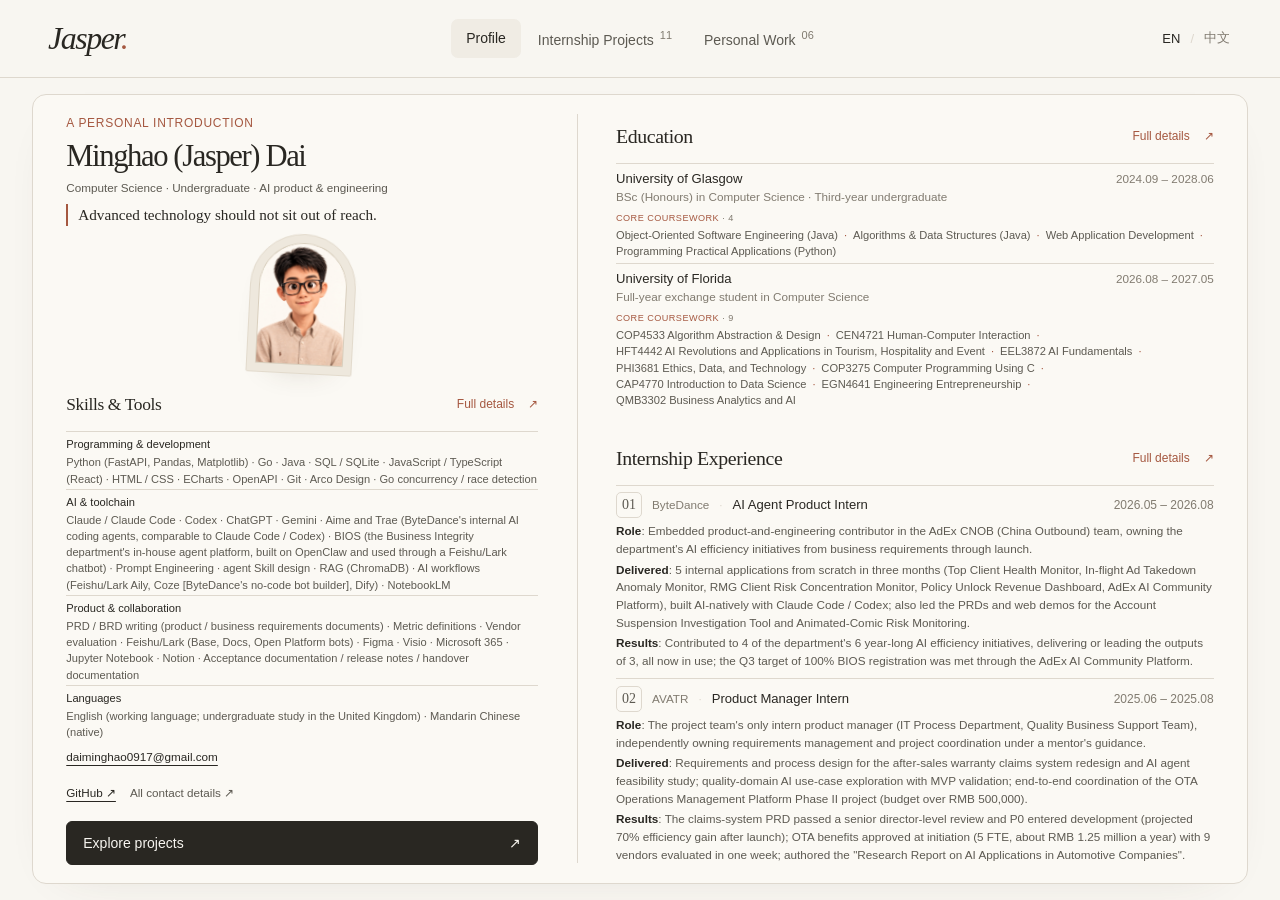
<file: index.html>
<!doctype html>
<html lang="en">
<head>
  <meta charset="utf-8">
  <title>Minghao (Jasper) Dai — Portfolio</title>
  <meta name="robots" content="noindex">
  <link rel="canonical" href="https://ddddd917.github.io/portfolio/resume/">
  <meta http-equiv="refresh" content="0; url=resume/">
  <script>location.replace('resume/' + location.search + location.hash);</script>
</head>
<body style="font-family:-apple-system,system-ui,sans-serif;padding:40px;color:#292722;background:#f8f6f1">
  <p>Redirecting to the portfolio… If nothing happens, <a href="resume/">open it here</a>.</p>
</body>
</html>
</file>
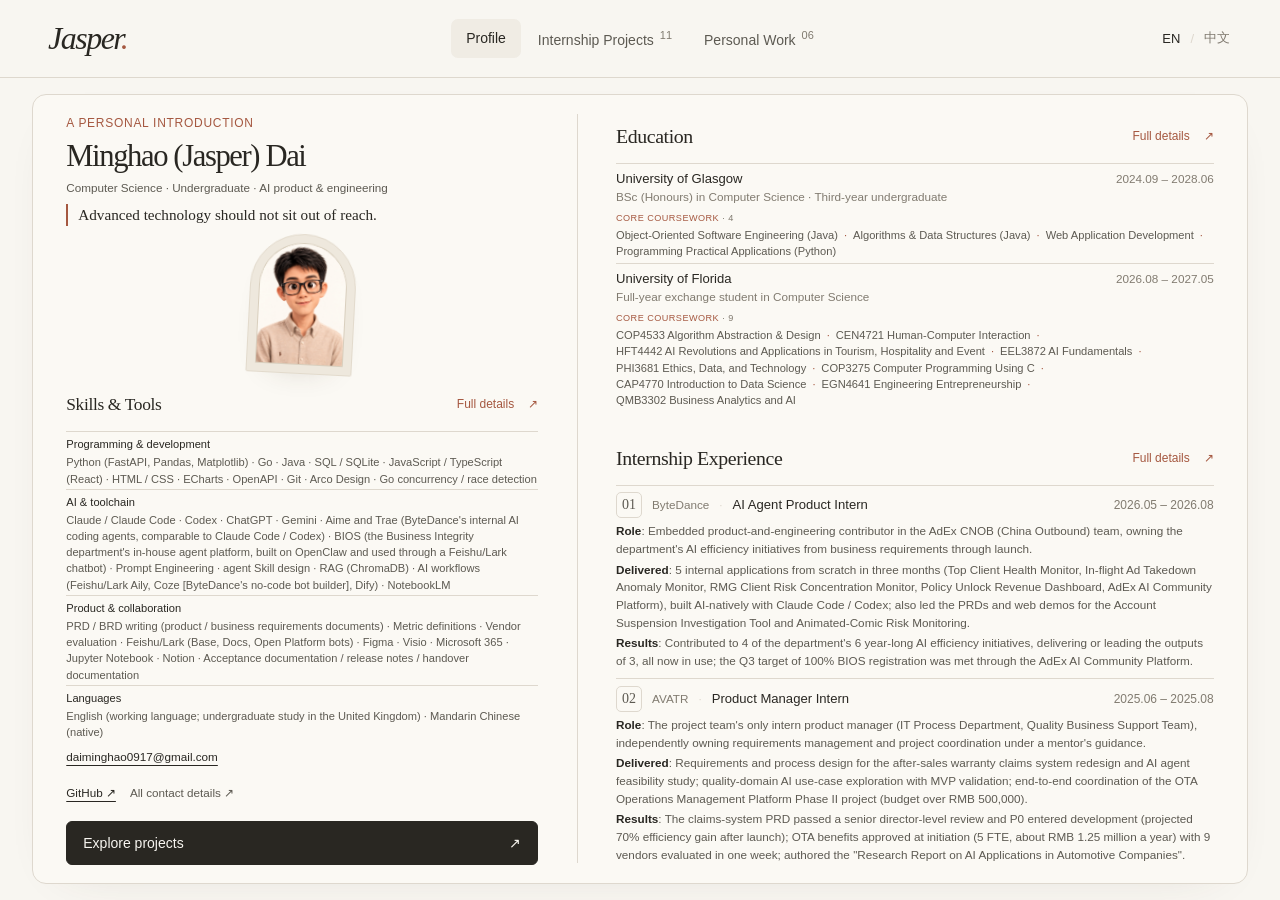
<file: resume/index.html>
<!doctype html>
<html lang="en" data-language="en">
<head>
  <meta charset="utf-8">
  <meta name="viewport" content="width=device-width, initial-scale=1">
  <meta name="description" content="Minghao (Jasper) Dai — Computer Science undergraduate, AI product and application development. Bilingual portfolio with internship projects and personal work.">
  <meta name="color-scheme" content="light">
  <title>Minghao (Jasper) Dai — Portfolio</title>
  <link rel="stylesheet" href="ui-demo/styles.css">
  <link rel="stylesheet" href="ui-demo/profile.css">
  <link rel="stylesheet" href="ui-demo/content.css">
  <script src="ui-demo/content-data.js" defer></script>
  <script src="ui-demo/app.js" defer></script>
</head>
<body data-page="profile" data-assets="assets/">
  <noscript><p class="script-note">Enable JavaScript for navigation and language switching. All résumé text is included below. / 请启用 JavaScript 使用导航和语言切换，简历正文已包含在页面中。</p></noscript>
  <a class="skip-link" href="#main" data-i18n="skip">Skip to content</a>
  <header class="site-header">
    <div class="header-inner">
      <a class="wordmark" href="#profile" aria-label="Portfolio home" data-i18n-aria="home">Jasper<span aria-hidden="true">.</span></a>
      <nav class="page-tabs" role="tablist" aria-label="Portfolio pages" data-i18n-aria="navigation">
        <span class="tab-indicator" aria-hidden="true"></span>
        <button type="button" id="tab-profile" class="page-tab" role="tab" aria-controls="page-profile" aria-selected="true" tabindex="0" data-tab="profile"><span data-i18n="profile">Profile</span></button>
        <button type="button" id="tab-internships" class="page-tab" role="tab" aria-controls="page-internships" aria-selected="false" tabindex="-1" data-tab="internships"><span data-i18n="internships">Internship Projects</span><span class="tab-count">11</span></button>
        <button type="button" id="tab-work" class="page-tab" role="tab" aria-controls="page-work" aria-selected="false" tabindex="-1" data-tab="work"><span data-i18n="work">Personal Work</span><span class="tab-count">06</span></button>
      </nav>
      <div class="language-switch" role="group" aria-label="Language / 语言"><button type="button" data-language="en" aria-pressed="true" lang="en">EN</button><span aria-hidden="true">/</span><button type="button" data-language="zh" aria-pressed="false" lang="zh-CN">中文</button></div>
    </div>
    <div class="reading-progress" aria-hidden="true"><span></span></div>
  </header>
  <main id="main" class="main-shell" tabindex="-1">
    <section class="page-panel" id="page-profile" role="tabpanel" aria-labelledby="tab-profile">
      <div class="profile-card">
        <aside class="profile-identity"><div class="identity-copy"><p class="eyebrow"><span class="" data-content-language="en" lang="en" >A personal introduction</span><span class="" data-content-language="zh" lang="zh-CN" >关于我的一些事</span></p><h1 class="identity-name" data-content-language="en" lang="en" data-source-field="meta.name">Minghao (Jasper) Dai</h1><h1 class="identity-name" data-content-language="zh" lang="zh-CN" data-source-field="meta.name">代明昊</h1><p class="identity-headline" data-content-language="en" lang="en" data-source-field="meta.headline">Computer Science · Undergraduate · AI product &amp; engineering</p><p class="identity-headline" data-content-language="zh" lang="zh-CN" data-source-field="meta.headline">计算机科学 · 本科 · AI 产品与研发</p><p class="identity-motto" data-content-language="en" lang="en" data-source-field="meta.motto">Advanced technology should not sit out of reach.</p><p class="identity-motto" data-content-language="zh" lang="zh-CN" data-source-field="meta.motto">先进技术不应该是高高在上的。</p></div><div class="portrait-composition" aria-label="Jasper portrait"><div class="portrait-mat" data-tilt>
      <div class="portrait-aperture"><img class="portrait-photo" src="assets/portrait/jasper-selected.jpg" width="900" height="1124" alt="Jasper — 3D illustrated portrait with black glasses and a beige shirt" fetchpriority="high"></div>
      </div></div>
          <section class="resume-section identity-skills" id="skills">
            <div class="section-heading"><div><h2 data-i18n="skills">Skills & Tools</h2></div><button type="button" class="text-link detail-link" data-profile-detail="skills"><span data-i18n="fullDetails">Full details</span> ↗</button></div>
            <div class="skills-grid" id="skills-slots"><div class="skill-category"><h3 class="" data-content-language="en" lang="en" >Programming &amp; development</h3><h3 class="" data-content-language="zh" lang="zh-CN" >编程与开发</h3><p class="skill-excerpt" data-content-language="en" lang="en" >Python (FastAPI, Pandas, Matplotlib) · Go · Java · SQL / SQLite · JavaScript / TypeScript (React) · HTML / CSS · ECharts · OpenAPI · Git · Arco Design · Go concurrency / race detection</p><p class="skill-excerpt" data-content-language="zh" lang="zh-CN" >Python（FastAPI, Pandas, Matplotlib）· Go · Java · SQL / SQLite · JavaScript / TypeScript（React）· HTML / CSS · ECharts · OpenAPI · Git · Arco Design · Go 并发 / race 检测</p></div><div class="skill-category"><h3 class="" data-content-language="en" lang="en" >AI &amp; toolchain</h3><h3 class="" data-content-language="zh" lang="zh-CN" >AI 与工具链</h3><p class="skill-excerpt" data-content-language="en" lang="en" >Claude / Claude Code · Codex · ChatGPT · Gemini · Aime and Trae (ByteDance&#x27;s internal AI coding agents, comparable to Claude Code / Codex) · BIOS (the Business Integrity department&#x27;s in-house agent platform, built on OpenClaw and used through a Feishu/Lark chatbot) · Prompt Engineering · agent Skill design · RAG (ChromaDB) · AI workflows (Feishu/Lark Aily, Coze [ByteDance&#x27;s no-code bot builder], Dify) · NotebookLM</p><p class="skill-excerpt" data-content-language="zh" lang="zh-CN" >Claude / Claude Code · Codex · ChatGPT · Gemini · Aime / Trae（字节内部 AI 编码 Agent，类似 Claude Code / Codex）· BIOS（商业安全部门基于 OpenClaw 自研的 Agent 平台，通过飞书机器人交互）· Prompt Engineering · Agent Skill 设计 · RAG（ChromaDB）· AI 工作流（飞书 Aily / Coze / Dify）· NotebookLM</p></div><div class="skill-category"><h3 class="" data-content-language="en" lang="en" >Product &amp; collaboration</h3><h3 class="" data-content-language="zh" lang="zh-CN" >产品与协作</h3><p class="skill-excerpt" data-content-language="en" lang="en" >PRD / BRD writing (product / business requirements documents) · Metric definitions · Vendor evaluation · Feishu/Lark (Base, Docs, Open Platform bots) · Figma · Visio · Microsoft 365 · Jupyter Notebook · Notion · Acceptance documentation / release notes / handover documentation</p><p class="skill-excerpt" data-content-language="zh" lang="zh-CN" >PRD / BRD 撰写 · 数据口径定义 · 供应商评审 · 飞书（多维表格 / 云文档 / 开放平台 Bot）· Figma · Visio · Microsoft 365 · Jupyter Notebook · Notion · 验收文档 / 发布说明 / 交接文档</p></div><div class="skill-category"><h3 class="" data-content-language="en" lang="en" >Languages</h3><h3 class="" data-content-language="zh" lang="zh-CN" >语言</h3><p class="skill-excerpt" data-content-language="en" lang="en" >English (working language; undergraduate study in the United Kingdom) · Mandarin Chinese (native)</p><p class="skill-excerpt" data-content-language="zh" lang="zh-CN" >英语（工作语言，英国本科在读）· 普通话（母语）</p></div></div>
          </section>
          <div class="identity-details"><div class="contact-links"><a href="mailto:daiminghao0917@gmail.com">daiminghao0917@gmail.com</a><a href="https://github.com/Ddddd917" target="_blank" rel="noopener noreferrer">GitHub ↗</a><button type="button" class="text-link" data-profile-detail="contact"><span class="" data-content-language="en" lang="en" >All contact details ↗</span><span class="" data-content-language="zh" lang="zh-CN" >完整联系方式 ↗</span></button></div><div class="identity-actions"><button type="button" class="button primary" data-go="internships"><span data-i18n="explore">Explore projects</span><span aria-hidden="true">↗</span></button></div></div></aside>
        <div class="profile-records">
      <section class="resume-section" id="education">
        <div class="section-heading"><div><h2 data-i18n="education">Education</h2></div><button type="button" class="text-link detail-link" data-profile-detail="education"><span data-i18n="fullDetails">Full details</span> ↗</button></div>
        <div class="education-grid" id="education-slots"><article class="education-card"><div class="edu-head"><h3 class="slot-title" data-content-language="en" lang="en" data-source-field="sections.0.entries.0.head.0">University of Glasgow</h3><h3 class="slot-title" data-content-language="zh" lang="zh-CN" data-source-field="sections.0.entries.0.head.0">格拉斯哥大学 University of Glasgow</h3><p class="slot-meta" data-content-language="en" lang="en" data-source-field="sections.0.entries.0.head.1">2024.09 – 2028.06</p><p class="slot-meta" data-content-language="zh" lang="zh-CN" data-source-field="sections.0.entries.0.head.1">2024.09 – 2028.06</p></div><p class="slot-subtitle" data-content-language="en" lang="en" data-source-field="sections.0.entries.0.desc.0">BSc (Honours) in Computer Science · Third-year undergraduate</p><p class="slot-subtitle" data-content-language="zh" lang="zh-CN" data-source-field="sections.0.entries.0.desc.0">计算机科学 · 荣誉理学学士（大三在读）</p><p class="course-inline"><span class="course-label"><span class="" data-content-language="en" lang="en" >Core coursework</span><span class="" data-content-language="zh" lang="zh-CN" >主要课程</span><span class="course-count">4</span></span><span class="course" data-content-language="en" lang="en" >Object-Oriented Software Engineering (Java)</span><span class="course" data-content-language="zh" lang="zh-CN" >Object-Oriented Software Engineering (Java)</span><span class="course-sep" aria-hidden="true">·</span><span class="course" data-content-language="en" lang="en" >Algorithms &amp; Data Structures (Java)</span><span class="course" data-content-language="zh" lang="zh-CN" >Algorithms &amp; Data Structures (Java)</span><span class="course-sep" aria-hidden="true">·</span><span class="course" data-content-language="en" lang="en" >Web Application Development</span><span class="course" data-content-language="zh" lang="zh-CN" >Web Application Development</span><span class="course-sep" aria-hidden="true">·</span><span class="course" data-content-language="en" lang="en" >Programming Practical Applications (Python)</span><span class="course" data-content-language="zh" lang="zh-CN" >Programming Practical Applications (Python)</span></p></article><article class="education-card"><div class="edu-head"><h3 class="slot-title" data-content-language="en" lang="en" data-source-field="sections.0.entries.1.head.0">University of Florida</h3><h3 class="slot-title" data-content-language="zh" lang="zh-CN" data-source-field="sections.0.entries.1.head.0">佛罗里达大学 University of Florida</h3><p class="slot-meta" data-content-language="en" lang="en" data-source-field="sections.0.entries.1.head.1">2026.08 – 2027.05</p><p class="slot-meta" data-content-language="zh" lang="zh-CN" data-source-field="sections.0.entries.1.head.1">2026.08 – 2027.05</p></div><p class="slot-subtitle" data-content-language="en" lang="en" data-source-field="sections.0.entries.1.desc.0">Full-year exchange student in Computer Science</p><p class="slot-subtitle" data-content-language="zh" lang="zh-CN" data-source-field="sections.0.entries.1.desc.0">完整学年交换学生（计算机科学）</p><p class="course-inline"><span class="course-label"><span class="" data-content-language="en" lang="en" >Core coursework</span><span class="" data-content-language="zh" lang="zh-CN" >主要课程</span><span class="course-count">9</span></span><span class="course" data-content-language="en" lang="en" >COP4533 Algorithm Abstraction &amp; Design</span><span class="course" data-content-language="zh" lang="zh-CN" >COP4533 Algorithm Abstraction &amp; Design</span><span class="course-sep" aria-hidden="true">·</span><span class="course" data-content-language="en" lang="en" >CEN4721 Human-Computer Interaction</span><span class="course" data-content-language="zh" lang="zh-CN" >CEN4721 Human-Computer Interaction</span><span class="course-sep" aria-hidden="true">·</span><span class="course" data-content-language="en" lang="en" >HFT4442 AI Revolutions and Applications in Tourism, Hospitality and Event</span><span class="course" data-content-language="zh" lang="zh-CN" >HFT4442 AI Revolutions and Applications in Tourism, Hospitality and Event</span><span class="course-sep" aria-hidden="true">·</span><span class="course" data-content-language="en" lang="en" >EEL3872 AI Fundamentals</span><span class="course" data-content-language="zh" lang="zh-CN" >EEL3872 AI Fundamentals</span><span class="course-sep" aria-hidden="true">·</span><span class="course" data-content-language="en" lang="en" >PHI3681 Ethics, Data, and Technology</span><span class="course" data-content-language="zh" lang="zh-CN" >PHI3681 Ethics, Data, and Technology</span><span class="course-sep" aria-hidden="true">·</span><span class="course" data-content-language="en" lang="en" >COP3275 Computer Programming Using C</span><span class="course" data-content-language="zh" lang="zh-CN" >COP3275 Computer Programming Using C</span><span class="course-sep" aria-hidden="true">·</span><span class="course" data-content-language="en" lang="en" >CAP4770 Introduction to Data Science</span><span class="course" data-content-language="zh" lang="zh-CN" >CAP4770 Introduction to Data Science</span><span class="course-sep" aria-hidden="true">·</span><span class="course" data-content-language="en" lang="en" >EGN4641 Engineering Entrepreneurship</span><span class="course" data-content-language="zh" lang="zh-CN" >EGN4641 Engineering Entrepreneurship</span><span class="course-sep" aria-hidden="true">·</span><span class="course" data-content-language="en" lang="en" >QMB3302 Business Analytics and AI</span><span class="course" data-content-language="zh" lang="zh-CN" >QMB3302 Business Analytics and AI</span></p></article></div>
      </section>
      <section class="resume-section" id="experience">
        <div class="section-heading"><div><h2 data-i18n="experience">Internship Experience</h2></div><button type="button" class="text-link detail-link" data-profile-detail="experience"><span data-i18n="fullDetails">Full details</span> ↗</button></div>
        <div class="experience-list" id="experience-slots"><article class="experience-row"><div class="exp-head"><div class="exp-title"><span class="org-mark">01</span><span class="exp-org"><span class="" data-content-language="en" lang="en" >ByteDance</span><span class="" data-content-language="zh" lang="zh-CN" >字节跳动</span></span><h3 class="slot-title" data-content-language="en" lang="en" data-source-field="sections.2.entries.0.title">AI Agent Product Intern</h3><h3 class="slot-title" data-content-language="zh" lang="zh-CN" data-source-field="sections.2.entries.0.title">AI Agent 产品实习生</h3></div><p class="date-slot" data-content-language="en" lang="en" data-source-field="sections.2.entries.0.head.1">2026.05 – 2026.08</p><p class="date-slot" data-content-language="zh" lang="zh-CN" data-source-field="sections.2.entries.0.head.1">2026.05 – 2026.08</p></div><ul class="brief-list"><li class="" data-content-language="en" lang="en" data-brief-field="entries.0.bullets.0"><strong>Role</strong>: Embedded product-and-engineering contributor in the AdEx CNOB (China Outbound) team, owning the department&#x27;s AI efficiency initiatives from business requirements through launch.</li><li class="" data-content-language="zh" lang="zh-CN" data-brief-field="entries.0.bullets.0"><strong>定位</strong>：驻 AdEx CNOB（中国出海）团队的产研，负责部门 AI 提效专项建设，从业务需求到上线全程自己完成。</li><li class="" data-content-language="en" lang="en" data-brief-field="entries.0.bullets.1"><strong>Delivered</strong>: 5 internal applications from scratch in three months (Top Client Health Monitor, In-flight Ad Takedown Anomaly Monitor, RMG Client Risk Concentration Monitor, Policy Unlock Revenue Dashboard, AdEx AI Community Platform), built AI-natively with Claude Code / Codex; also led the PRDs and web demos for the Account Suspension Investigation Tool and Animated-Comic Risk Monitoring.</li><li class="" data-content-language="zh" lang="zh-CN" data-brief-field="entries.0.bullets.1"><strong>交付</strong>：三个月内从 0 到 1 交付 5 个内部应用（超头部客户健康度监控、投中下线异常监控、RMG 客户风险浓度监控、政策解锁收益看板、AdEx AI 社区平台），用 Claude Code / Codex 以 AI Native 方式开发；另主导账户封禁排查工具与漫剧风险监控的产品定义、PRD 与 Web 版 demo。</li><li class="" data-content-language="en" lang="en" data-brief-field="entries.0.bullets.2"><strong>Results</strong>: Contributed to 4 of the department&#x27;s 6 year-long AI efficiency initiatives, delivering or leading the outputs of 3, all now in use; the Q3 target of 100% BIOS registration was met through the AdEx AI Community Platform.</li><li class="" data-content-language="zh" lang="zh-CN" data-brief-field="entries.0.bullets.2"><strong>成果</strong>：参与部门全年六个 AI 提效专项中的 4 个，其中 3 个专项的产出由我交付或主导并已上线；Q3「BIOS 注册率 100%」的目标通过 AdEx AI 社区平台达成。</li></ul></article><article class="experience-row"><div class="exp-head"><div class="exp-title"><span class="org-mark">02</span><span class="exp-org"><span class="" data-content-language="en" lang="en" >AVATR</span><span class="" data-content-language="zh" lang="zh-CN" >阿维塔</span></span><h3 class="slot-title" data-content-language="en" lang="en" data-source-field="sections.2.entries.1.title">Product Manager Intern</h3><h3 class="slot-title" data-content-language="zh" lang="zh-CN" data-source-field="sections.2.entries.1.title">产品经理实习生</h3></div><p class="date-slot" data-content-language="en" lang="en" data-source-field="sections.2.entries.1.head.1">2025.06 – 2025.08</p><p class="date-slot" data-content-language="zh" lang="zh-CN" data-source-field="sections.2.entries.1.head.1">2025.06 – 2025.08</p></div><ul class="brief-list"><li class="" data-content-language="en" lang="en" data-brief-field="entries.1.bullets.0"><strong>Role</strong>: The project team&#x27;s only intern product manager (IT Process Department, Quality Business Support Team), independently owning requirements management and project coordination under a mentor&#x27;s guidance.</li><li class="" data-content-language="zh" lang="zh-CN" data-brief-field="entries.1.bullets.0"><strong>定位</strong>：IT 流程部质量业务支持团队、项目组唯一实习生产品经理，在带教老师指导下独立承担需求管理与项目统筹。</li><li class="" data-content-language="en" lang="en" data-brief-field="entries.1.bullets.1"><strong>Delivered</strong>: Requirements and process design for the after-sales warranty claims system redesign and AI agent feasibility study; quality-domain AI use-case exploration with MVP validation; end-to-end coordination of the OTA Operations Management Platform Phase II project (budget over RMB 500,000).</li><li class="" data-content-language="zh" lang="zh-CN" data-brief-field="entries.1.bullets.1"><strong>交付</strong>：主导售后三包索赔系统重构与 AI 智能体预研的需求与流程设计；探索质量域 AI 落地场景并做 MVP 验证；独立统筹预算超 50 万元的 OTA 运营管理平台二期项目。</li><li class="" data-content-language="en" lang="en" data-brief-field="entries.1.bullets.2"><strong>Results</strong>: The claims-system PRD passed a senior director-level review and P0 entered development (projected 70% efficiency gain after launch); OTA benefits approved at initiation (5 FTE, about RMB 1.25 million a year) with 9 vendors evaluated in one week; authored the &quot;Research Report on AI Applications in Automotive Companies&quot;.</li><li class="" data-content-language="zh" lang="zh-CN" data-brief-field="entries.1.bullets.2"><strong>成果</strong>：索赔系统 PRD 通过高级总监级评审、P0 进入开发（上线后预计提升 70% 人效）；OTA 立项收益获批（每年节省 5 人力，约 125 万元），一周内完成 9 家供应商评审；独立完成《车企 AI 应用现状调研报告》。</li></ul></article></div>
      </section>
        </div>
      </div>
    </section>
    <section class="page-panel" id="page-internships" role="tabpanel" aria-labelledby="tab-internships" hidden>
      <div class="page-intro"><div><p class="eyebrow"><span class="index-number">02</span><span class="eyebrow-line" aria-hidden="true"></span><span data-i18n="internshipEyebrow">From context to delivery</span></p><h1 class="page-title" data-content-language="en" lang="en" data-source-field="sections.2.title">Internship Experience</h1><h1 class="page-title" data-content-language="zh" lang="zh-CN" data-source-field="sections.2.title">实习经历</h1></div><button type="button" class="button secondary expand-all" data-scope="internships" aria-expanded="false"><span data-i18n="expandAll">Expand all</span><span aria-hidden="true">+</span></button></div>
      <div id="internship-slots"><section class="project-group"><div class="group-header"><h2 class="" data-content-language="en" lang="en" data-source-field="sections.2.entries.0.head.0">ByteDance</h2><h2 class="" data-content-language="zh" lang="zh-CN" data-source-field="sections.2.entries.0.head.0">字节跳动 ByteDance</h2><span>8 <span class="" data-content-language="en" lang="en" >projects</span><span class="" data-content-language="zh" lang="zh-CN" >个项目</span></span></div><details class="company-context" data-accordion data-scope="company"><summary><span class="" data-content-language="en" lang="en" >Role, responsibilities &amp; overall impact</span><span class="" data-content-language="zh" lang="zh-CN" >实习角色、职责与整体成果</span><span class="expand-glyph" aria-hidden="true"></span></summary><div class="company-context-body accordion-body"><p class="source-meta" data-content-language="en" lang="en" data-source-field="sections.2.entries.0.head.1">2026.05 – 2026.08</p><p class="source-meta" data-content-language="zh" lang="zh-CN" data-source-field="sections.2.entries.0.head.1">2026.05 – 2026.08</p><p class="source-meta" data-content-language="en" lang="en" data-source-field="sections.2.entries.0.head.2">Beijing</p><p class="source-meta" data-content-language="zh" lang="zh-CN" data-source-field="sections.2.entries.0.head.2">北京</p><p class="source-description" data-content-language="en" lang="en" data-source-field="sections.2.entries.0.desc.0">TikTok Monetization · Business Integrity · Advertiser Experience (AdEx) · CNOB (China Outbound) team</p><p class="source-description" data-content-language="zh" lang="zh-CN" data-source-field="sections.2.entries.0.desc.0">TikTok 商业化 · 商业安全（Business Integrity）· 广告主体验（AdEx）· CNOB（中国出海）团队</p><p class="source-role" data-content-language="en" lang="en" data-source-field="sections.2.entries.0.title">AI Agent Product Intern</p><p class="source-role" data-content-language="zh" lang="zh-CN" data-source-field="sections.2.entries.0.title">AI Agent 产品实习生</p><p class="source-description" data-content-language="en" lang="en" data-source-field="sections.2.entries.0.tagline">An embedded product-and-engineering role (forward-deployed engineer model) delivering internal AI applications end to end through AI-native development</p><p class="source-description" data-content-language="zh" lang="zh-CN" data-source-field="sections.2.entries.0.tagline">驻业务团队的产品 + 研发角色（FDE 模式），以 AI Native 方式端到端交付内部 AI 应用</p><ul class="source-list"><li class="" data-content-language="en" lang="en" data-source-field="sections.2.entries.0.bullets.0"><strong>Context &amp; role</strong>: The AdEx CNOB team helps Chinese advertisers operating internationally resolve ad review, appeal, policy, and account compliance issues. AI requests had to queue through a BRD → review → product-and-engineering scheduling → development process, with engineering capacity as the bottleneck. Served as the product-and-engineering contributor embedded in the business team, owning the department&#x27;s AI efficiency initiatives end to end, from business requirements through launch.</li><li class="" data-content-language="zh" lang="zh-CN" data-source-field="sections.2.entries.0.bullets.0"><strong>背景与定位</strong>：AdEx CNOB 团队帮助中国出海广告主解决广告审核、申诉、政策与账户合规问题。团队的 AI 需求需经「BRD → 评审 → 产研排期 → 开发」链路排队，产研资源是瓶颈；因此作为驻业务团队的产研，负责部门 AI 提效专项建设，从业务需求到上线全部自己完成。</li><li class="" data-content-language="en" lang="en" data-source-field="sections.2.entries.0.bullets.1"><strong>Responsibilities</strong>: Delivered 5 internal applications from scratch within three months—the Top Client Health Monitor, In-flight Ad Takedown Anomaly Monitor, RMG Client Risk Concentration Monitor, Policy Unlock Revenue Dashboard, and AdEx AI Community Platform—and deployed them on the company&#x27;s internal AI application hosting platform. In the first week, also built an automation tool for the weekly AIGC creative approval-rate report. Led product definition, the PRD, and web demos for two projects: the Account Suspension Investigation Tool and Animated-Comic Risk Monitoring. Used an AI-native development approach: owned requirements gathering, metric definitions, architecture design, code review, and technical acceptance; implemented mainly with Claude Code / Codex (partly with Trae / Aime, ByteDance&#x27;s internal AI coding tools); and ran business acceptance testing and weekly progress reporting.</li><li class="" data-content-language="zh" lang="zh-CN" data-source-field="sections.2.entries.0.bullets.1"><strong>工作内容</strong>：三个月内从 0 到 1 交付 5 个内部应用（超头部客户健康度监控、投中下线异常监控、RMG 客户风险浓度监控、政策解锁收益看板、AdEx AI 社区平台）并部署到公司内部 AI 应用托管平台；入职第一周另完成 AIGC 创意审核通过率周报的自动化工具；主导账户封禁排查工具与漫剧风险监控两个项目的产品定义、PRD 与 Web 版 demo。采用 AI Native 开发：负责需求收集、数据口径定义、架构设计、代码评审与验收，主要用 Claude Code / Codex 完成开发（部分用字节内部的 AI 编码工具 Trae / Aime），并承担业务验收与周会汇报。</li><li class="" data-content-language="en" lang="en" data-source-field="sections.2.entries.0.bullets.2"><strong>Workflow shared by the risk-monitoring applications</strong>: The Top Client Health Monitor, In-flight Ad Takedown Anomaly Monitor, RMG Client Risk Concentration Monitor, and Animated-Comic Risk Monitoring follow the same AdEx workflow: monitor → notify → handle → feedback. As soon as metrics are available, the application flags anomalies against thresholds and notifies the responsible client-group BPs through Feishu (Lark); BPs assess and act (tag anomalies, confirm whether a report can be shared onward, adjust thresholds), and the outcome feeds back into the monitoring rules. The implementation is the same in each case: internal BI platform → web application → Feishu. The backend pulls data from the internal BI platform through its query API on a daily schedule, with 5-minute probes for time-critical cases.</li><li class="" data-content-language="zh" lang="zh-CN" data-source-field="sections.2.entries.0.bullets.2"><strong>风险监控类应用的工作链路</strong>：超头部客户健康度监控、投中下线异常监控、RMG 客户风险浓度监控和漫剧风险监控对应 AdEx 的同一条工作链路：监控 → 通知 → 处理 → 反馈。指标一出数，应用按阈值识别异常，经飞书通知负责的集团 BP；BP 判断并处理（给异常打标、确认是否外发、调整阈值），结果回到监控规则。实现上都是「内部 BI 平台 → Web 应用 → 飞书」：后端经查询接口从内部 BI 平台取数，每日定时取数，时效要求高的用 5 分钟探针。</li><li class="" data-content-language="en" lang="en" data-source-field="sections.2.entries.0.bullets.3"><strong>Results</strong>: AdEx runs 6 year-long AI efficiency initiatives: top-client monitoring, policy unlocking, mistaken account suspensions, erroneous ad-creative enforcement, TAP, and animated-comic risk control. Contributed to 4 of them: top-client monitoring, policy unlocking, mistaken account suspensions, and animated-comic risk control. The outputs of 3 of these initiatives (the Top Client Health Monitor, the Policy Unlock Revenue Dashboard, and the Account Suspension Investigation Tool) were delivered or led by me and are all in use. The Q3 target of 100% BIOS registration, with every Global AdEx member holding a BIOS account, was met through the AdEx AI Community Platform before the internship ended.</li><li class="" data-content-language="zh" lang="zh-CN" data-source-field="sections.2.entries.0.bullets.3"><strong>成果</strong>：AdEx 部门全年设 6 个 AI 提效专项（超头客监控、政策解锁、账户误封禁、广告素材误伤、TAP、漫剧风险控制），参与其中 4 个（超头客、政策解锁、账户误封禁、漫剧风险控制）；其中 3 个专项的产出（超头部客户健康度监控、政策解锁收益看板、账户封禁排查工具）由我交付或主导，均已上线使用。Q3「全员在 BIOS 开户、注册率 100%」的目标通过 AdEx AI 社区平台在离职前达成。</li></ul></div></details><details class="project-accordion" data-accordion data-scope="internships" id="project-1"><summary class="project-summary"><span class="project-number">01</span><div><h3 class="" data-content-language="en" lang="en" data-source-field="sections.2.entries.0.blocks.0.head.0">Top Client Health Monitor · Dashboard &amp; Web Workbench</h3><h3 class="" data-content-language="zh" lang="zh-CN" data-source-field="sections.2.entries.0.blocks.0.head.0">超头部客户健康度监控 · 数据看板 + Web 工作台</h3><p class="project-role" data-content-language="en" lang="en" data-source-field="sections.2.entries.0.blocks.0.head.1">Product Manager &amp; Developer</p><p class="project-role" data-content-language="zh" lang="zh-CN" data-source-field="sections.2.entries.0.blocks.0.head.1">产品经理 &amp; 开发</p><p class="source-summary" data-content-language="en" lang="en" data-source-field="sections.2.entries.0.blocks.0.summary.0">Built health monitoring for CNOB&#x27;s 39 top outbound advertisers, evolving from V1.0 “BI-tool alerts + automated daily reports” into a standalone V2.0 application with a workbench for client-group business partners (BPs). After two iterations and multiple refinements, it served 11 AdEx CNOB client-group BPs, ran stably for 70+ consecutive days through the end of the internship, identified 3,000+ anomaly records, and was showcased within the department as an outstanding AI efficiency case.</p><p class="source-summary" data-content-language="zh" lang="zh-CN" data-source-field="sections.2.entries.0.blocks.0.summary.0">为 CNOB 39 家头部出海广告主建立健康度监控：从「BI 告警 + 自动日报」的 V1.0 到带集团 BP 工作台的独立应用 V2.0，经两次迭代与多次优化，被 AdEx CNOB 11 位集团 BP 使用，离职前连续稳定运行 70+ 天，识别 3,000+ 条异常记录，被作为 AI 提效优秀案例在部门内展示。</p></div><span class="expand-glyph" aria-hidden="true"></span></summary><div class="accordion-body"><div class="accordion-inner"><div class="case-layout"><div class="case-copy"><ul class="source-list"><li class="" data-content-language="en" lang="en" data-source-field="sections.2.entries.0.blocks.0.bullets.0"><strong>Project background</strong>: The health of CNOB&#x27;s 39 top outbound advertisers was measured through six metric groups, including approval rate, erroneous content rejection, erroneous account enforcement, review turnaround time, and in-flight ad takedowns. The metrics were scattered across business-intelligence (BI) dashboards; anomalies relied on manual observation, with no alerts or follow-through process. Client-group BPs often learned about problems only after a client complaint. The goal was to detect anomalies promptly so BPs could intervene proactively.</li><li class="" data-content-language="zh" lang="zh-CN" data-source-field="sections.2.entries.0.blocks.0.bullets.0"><strong>项目背景</strong>：CNOB 39 家头部出海广告主的健康度由审核通过率、内容误拒、账户误处罚、审核时长、投中下线等六组指标构成，此前散落在 BI 看板里，异常靠人盯，没有告警、也没有处理闭环，集团 BP 往往在客户投诉后才知道出了问题。目标是让 BP 第一时间发现异常并主动介入。</li><li class="" data-content-language="en" lang="en" data-source-field="sections.2.entries.0.blocks.0.bullets.1"><strong>V1.0 (BI alerts + automated daily reports)</strong>: Maintained a client-information and threshold mapping table and used the BI tool&#x27;s built-in anomaly notifications for threshold-based alerts. An Agent scheduled task also read the internal BI platform daily using the threshold table, wrote over-threshold records to an anomaly log, and generated a static HTML daily report with a health dashboard showing the latest daily values, historical data, and trends. The limitations were that alerts and reports used separately maintained data, and the report was view-only. Also wrote a monitoring setup guide and a shared threshold worksheet for team reuse.</li><li class="" data-content-language="zh" lang="zh-CN" data-source-field="sections.2.entries.0.blocks.0.bullets.1"><strong>V1.0（BI 告警 + 自动日报）</strong>：维护一张客户信息与阈值匹配表，用 BI 工具内置的异常推送实现阈值告警；同时用 Agent 定时任务每日按阈值表读取内部 BI 平台数据，超阈值即写入异常记录底表，并据此生成静态 HTML 日报，内置「健康度驾驶舱」，可看当日最新值、历史数据与变化趋势。局限是告警与日报的数据分开维护，日报只能看、不能操作。另编写监控搭建指南与阈值协作表供团队复用。</li><li class="" data-content-language="en" lang="en" data-source-field="sections.2.entries.0.blocks.0.bullets.2"><strong>V2.0 (from dashboard to workbench)</strong>: About a month after launch, new problems emerged: client-side violations distorted overall health data, manual exclusions left no record of the work, and groups needed to update Account IDs and thresholds. Expanded the solution into a standalone application with alerts and reports driven by one anomaly log. Retained the dashboard and added a BP workbench for tagging anomalies in each BP&#x27;s groups: client-side issue; erroneous model enforcement requiring coordination with the model team; or an unsuitable threshold, such as high ad volume triggering a rejection-count threshold while the rejection rate remained normal. BPs could also submit threshold and account changes in the platform, effective as soon as an administrator approved them in Feishu.</li><li class="" data-content-language="zh" lang="zh-CN" data-source-field="sections.2.entries.0.blocks.0.bullets.2"><strong>V2.0（从看板到工作台）</strong>：上线约一个月后发现新的问题：客户自身违规导致的健康度下降会干扰整体数据，人工剔除又留不下工作痕迹；各集团的 账户 ID 与阈值也有变更需求。于是增补开发为独立应用，告警与日报统一由同一异常记录底表驱动：保留驾驶舱，新增集团 BP 工作台，对自己负责集团的异常记录打标（客户自身问题 / 模型误伤，需联动模型团队 / 阈值设置不合理，如投放量大导致拒审量超阈但拒审率正常），并可在平台提交阈值与账户变更申请，管理员在飞书点击同意即生效。</li><li class="" data-content-language="en" lang="en" data-source-field="sections.2.entries.0.blocks.0.bullets.3"><strong>Engineering &amp; architecture</strong>: V1.0 was not a standalone application: apart from a single table-scanning script, everything was assembled from existing platform capabilities—Feishu tables for thresholds and client information, the BI tool&#x27;s built-in notifications for Feishu alerts, and a scheduled task on the internal agent platform that ran the script, fetched data, wrote anomaly records to the log, and generated the static HTML daily report.<br>V2.0 became a standalone full-stack application implemented entirely through Vibe Coding: a Python FastAPI backend with 5,000+ lines of business logic, a React frontend, and SQLite. A data-access library with no external dependencies called the BI query API directly, replacing the assistant-layer scheduled task. The initial deployment used one hosted instance; data compliance requirements led to a multi-instance architecture with centralized data, in which only the administrator instance performed scans and notifications while other instances shared anomaly records. Daily scheduled scans took approximately 75–90 minutes. The application served 11 AdEx CNOB client-group BPs. Approval-rate calculations were compared value by value against a 1,249-row ground-truth dataset, with zero differences.</li><li class="" data-content-language="zh" lang="zh-CN" data-source-field="sections.2.entries.0.blocks.0.bullets.3"><strong>工程与架构</strong>：V1.0 未做应用，只写了一段扫表代码，其余全部用平台现成能力拼装：飞书表格维护阈值和客户信息，BI 工具内置异常推送做飞书告警，Agent 助理层定时任务运行扫表脚本取数、将异常记录写入数据底表并生成静态 HTML 日报。<br>V2.0 升级为独立全栈应用，全程 Vibe Coding 实现：Python FastAPI 后端（5,000+ 行业务逻辑）+ React 前端 + SQLite，无外部依赖的取数库直接调用 BI 平台查询接口，取代助理层定时任务；初版为托管平台单实例，因数据合规要求改为数据中心化的多实例，扫表与推送只在管理员实例运行，其他实例仅共享异常记录数据；每日定时扫描约 75–90 分钟，AdEx CNOB 11 位客户集团 BP 使用；审核通过率的计算结果与 1,249 行真值逐条核对，零差异。</li><li class="" data-content-language="en" lang="en" data-source-field="sections.2.entries.0.blocks.0.bullets.4"><strong>Results</strong>: The two versions ran stably for 70+ days, with parallel-run validation during the transition. Backfilling all top-client data from the start of 2026 identified 3,000+ anomaly records, with 1,000+ additional records identified since launch. Client-group BPs learned about client issues promptly and proactively coordinated with clients and sales to resolve them, substantially improving the advertising experience for top advertisers. Although scoped to CNOB clients, the project was showcased within the Business Integrity department as an outstanding AI efficiency case, led to an invitation from the internal AI application hosting platform&#x27;s team to give a technical talk, and was used as a reference for the Global AdEx team; it remains in use and is being rolled out across Global AdEx.</li><li class="" data-content-language="zh" lang="zh-CN" data-source-field="sections.2.entries.0.blocks.0.bullets.4"><strong>成果</strong>：两个版本稳定运行 70+ 天，版本切换期间双跑验证；上线后回溯 2026 年以来全部头部客户数据，识别 3,000+ 条异常记录，上线以来新增识别 1,000+ 条；集团 BP 第一时间获知客户问题并主动介入，协同客户与销售解决，显著改善头部广告主的投放体验。项目虽以 CNOB 客户为范围，但被作为 AI 提效优秀案例在商业安全部门内部展示，并受内部 AI 应用托管平台团队邀请做技术分享，同时作为范本供 Global AdEx 团队参考借鉴；至今仍在使用，并逐步向 Global AdEx 推广。</li></ul></div><aside class="case-aside"><p class="slot-meta"><span class="" data-content-language="en" lang="en" >TOOLS &amp; APPROACH</span><span class="" data-content-language="zh" lang="zh-CN" >工具与方法</span></p><p class="source-stack" data-content-language="en" lang="en" data-source-field="sections.2.entries.0.blocks.0.head.2">Python FastAPI · React · SQLite · Feishu (Lark) bot · Internal business-intelligence (BI) platform query API</p><p class="source-stack" data-content-language="zh" lang="zh-CN" data-source-field="sections.2.entries.0.blocks.0.head.2">Python FastAPI · React · SQLite · 飞书机器人 · 内部 BI（商业智能）平台查询接口</p></aside></div></div></div></details><details class="project-accordion" data-accordion data-scope="internships" id="project-2"><summary class="project-summary"><span class="project-number">02</span><div><h3 class="" data-content-language="en" lang="en" data-source-field="sections.2.entries.0.blocks.1.head.0">In-flight Ad Takedown Anomaly Monitor</h3><h3 class="" data-content-language="zh" lang="zh-CN" data-source-field="sections.2.entries.0.blocks.1.head.0">投中下线异常监控系统</h3><p class="project-role" data-content-language="en" lang="en" data-source-field="sections.2.entries.0.blocks.1.head.1">Product Manager &amp; Developer</p><p class="project-role" data-content-language="zh" lang="zh-CN" data-source-field="sections.2.entries.0.blocks.1.head.1">产品经理 &amp; 开发</p><p class="source-summary" data-content-language="en" lang="en" data-source-field="sections.2.entries.0.blocks.1.summary.0">Built real-time in-flight ad takedown alerts for 831 clients / 2,548 accounts. Initiated urgently in late July after an ad-delivery issue with a client in one industry, the platform went live in two days by reusing the Top Client Health Monitor&#x27;s probe logic. A 5-minute probe cadence supported timely detection, while a modular configuration across three dimensions let client-group BPs manage thresholds and recipients on their own. By the end of the internship, it had run stably for 30 days, sent approximately 20 alerts daily, covered 11 sub-industries, and was highly commended by the department head.</p><p class="source-summary" data-content-language="zh" lang="zh-CN" data-source-field="sections.2.entries.0.blocks.1.summary.0">为 831 个客户 / 2,548 个账户建立广告投中下线的实时告警：7 月底因某行业客户的投放问题紧急立项，复用超头部客户健康度监控的探针逻辑两天内上线，5 分钟探针保证时效，三维度模块化配置让集团 BP 自主管理阈值与接收人；离职前稳定运行 30 天，每日推送约 20 条告警，覆盖 11 个子行业，获部门负责人 高度认可。</p></div><span class="expand-glyph" aria-hidden="true"></span></summary><div class="accordion-body"><div class="accordion-inner"><div class="case-layout"><div class="case-copy"><ul class="source-list"><li class="" data-content-language="en" lang="en" data-source-field="sections.2.entries.0.blocks.1.bullets.0"><strong>Project background</strong>: A high-priority client issue in a particular industry in late July highlighted the poor experience caused by ads being taken down during active delivery. The business needed real-time alerts. Reused the Top Client Health Monitor&#x27;s probe-and-scan logic to build and launch the platform in two days (the issue arose on a Wednesday, the platform went live Thursday night, and it was delivered on Friday). To meet timeliness requirements, increased probe frequency from every 30 minutes to every 5 minutes. Coverage included 831 clients / 2,548 accounts.</li><li class="" data-content-language="zh" lang="zh-CN" data-source-field="sections.2.entries.0.blocks.1.bullets.0"><strong>项目背景</strong>：7 月底某行业客户出现高关注度的投放问题，广告投中下线造成很差的客户体验，业务方需要对下线情况做到实时告警。复用超头部客户健康度监控的探针扫表逻辑，两天内完成平台建设并上线（周三出现问题，周四晚上线，周五交付）；因为要求时效性，探针频率从 30 分钟提高到 5 分钟。覆盖 831 个客户 / 2,548 个账户。</li><li class="" data-content-language="en" lang="en" data-source-field="sections.2.entries.0.blocks.1.bullets.1"><strong>Product design (three-dimensional modular configuration + bulk import)</strong>: Organized configuration around client groups, monitoring groups, and recipients. Each client group contained Account IDs with individual takedown-rate / takedown-count thresholds and AND / OR relationships. Monitoring groups mapped to notification recipients and typically represented a sub-industry—such as social apps, utility apps, consumer-electronics (3C) e-commerce, web e-commerce, or beauty e-commerce—under a client-group BP. Recipient records contained names and Feishu email addresses. Monitoring groups connected client groups with recipients, allowing flexible combinations. BPs could edit thresholds and their logical relationships; always-true rules were rejected on entry. The platform did not integrate an LLM. To reduce data-entry effort, it provided a standard CSV workflow: download a template → reformat client information to match → upload. Code automatically deduplicated and validated records, updated changed thresholds, added new Account IDs, and also supported full replacement.</li><li class="" data-content-language="zh" lang="zh-CN" data-source-field="sections.2.entries.0.blocks.1.bullets.1"><strong>产品设计（三维度模块化配置 + 批量导入）</strong>：配置中心按三个维度组织：客户集团（下挂若干 账户 ID，每个 账户 ID 有各自的下线率 / 下线量阈值及 AND / OR 关系）、监控组（对应若干通知接收人，通常一个监控组即一个子行业，如社交应用、工具应用、3C 电商、Web 电商、美妆电商，各由一位集团 BP 负责）、接收人（姓名 + 飞书邮箱）。监控组把客户集团与接收人拼接起来，任意客户集团可通过监控组与任意接收人自由组合；集团 BP 可自行设置阈值与阈值关系，恒真规则写入即拒。平台未接入大模型能力，为降低录入成本提供标准 CSV 模板：下载模板 → 按模板格式转写客户信息表 → 上传，代码自动去重与校验，阈值有变则更新、新 账户 ID 则新增，另提供全量覆盖模式。</li><li class="" data-content-language="en" lang="en" data-source-field="sections.2.entries.0.blocks.1.bullets.2"><strong>Engineering &amp; architecture</strong>: Two 5-minute probes read the BI platform. A stability gate required two matching observations of the same data version at least 5 minutes apart before triggering a scan. A persistent Outbox stored alerts and per-recipient delivery records, then aggregated notifications into Feishu interactive cards by monitoring group. The notifier failed closed. Built with a Go service, a React / TypeScript frontend, and a Python data-access bridge, with code generated from a single OpenAPI contract and concurrent paths checked using race detection.</li><li class="" data-content-language="zh" lang="zh-CN" data-source-field="sections.2.entries.0.blocks.1.bullets.2"><strong>工程与架构</strong>：两个 5 分钟探针读取 BI 平台，稳定性门禁要求同一数据版本间隔 ≥5 分钟两次观测一致才触发扫描；告警经持久化 Outbox（告警 + 逐接收人投递记录）聚合为按监控组的飞书交互卡片，通知器 fail-closed。Go 服务 + React / TypeScript 前端 + Python 取数桥接，单一 OpenAPI 契约生成代码，并发路径经 race 检测。</li><li class="" data-content-language="en" lang="en" data-source-field="sections.2.entries.0.blocks.1.bullets.3"><strong>Results</strong>: Ran stably for 30 days from launch through the end of the internship, delivering approximately 20 alerts per day across 11 sub-industries. Fully met the project requirements and was highly commended by the department head.</li><li class="" data-content-language="zh" lang="zh-CN" data-source-field="sections.2.entries.0.blocks.1.bullets.3"><strong>成果</strong>：上线后至离职前稳定运行 30 天，每日成功推送约 20 条告警，覆盖 11 个子行业；完整满足项目需求，获部门负责人 高度认可。</li></ul></div><aside class="case-aside"><p class="slot-meta"><span class="" data-content-language="en" lang="en" >TOOLS &amp; APPROACH</span><span class="" data-content-language="zh" lang="zh-CN" >工具与方法</span></p><p class="source-stack" data-content-language="en" lang="en" data-source-field="sections.2.entries.0.blocks.1.head.2">Go · React / TypeScript · Python data-access bridge · OpenAPI code generation · 5-minute probes · Outbox</p><p class="source-stack" data-content-language="zh" lang="zh-CN" data-source-field="sections.2.entries.0.blocks.1.head.2">Go · React / TypeScript · Python 取数桥接 · OpenAPI 代码生成 · 5 分钟探针 · Outbox</p></aside></div></div></div></details><details class="project-accordion" data-accordion data-scope="internships" id="project-3"><summary class="project-summary"><span class="project-number">03</span><div><h3 class="" data-content-language="en" lang="en" data-source-field="sections.2.entries.0.blocks.2.head.0">RMG Client Risk Concentration Monitor</h3><h3 class="" data-content-language="zh" lang="zh-CN" data-source-field="sections.2.entries.0.blocks.2.head.0">RMG 客户风险浓度监控</h3><p class="project-role" data-content-language="en" lang="en" data-source-field="sections.2.entries.0.blocks.2.head.1">Product Manager &amp; Developer</p><p class="project-role" data-content-language="zh" lang="zh-CN" data-source-field="sections.2.entries.0.blocks.2.head.1">产品经理 &amp; 开发</p><p class="source-summary" data-content-language="en" lang="en" data-source-field="sections.2.entries.0.blocks.2.summary.0">Addressed accounts being suspended again for real-money gambling (RMG) after being allowlisted: matched the allowlist against suspension records account by account, calculated risk concentration across 35 groups by industry, and generated bilingual HTML daily reports that client-group BPs could approve and send to sales in one click. An additional request outside the Q3 OKRs; delivered for business testing with positive feedback before the internship ended, after which a successor completed the formal launch.</p><p class="source-summary" data-content-language="zh" lang="zh-CN" data-source-field="sections.2.entries.0.blocks.2.summary.0">针对「加白后仍被当作真金赌博（RMG）再次封户」的问题，把白名单与封户名单逐一比对，按 35 个组、分行业计算风险浓度并生成双语 HTML 日报，集团 BP 确认后一键发送给销售；属 Q3 OKR 之外的增量需求，离职时已交付业务测试、反馈良好，随后由继任同学完成正式上线。</p></div><span class="expand-glyph" aria-hidden="true"></span></summary><div class="accordion-body"><div class="accordion-inner"><div class="case-layout"><div class="case-copy"><ul class="source-list"><li class="" data-content-language="en" lang="en" data-source-field="sections.2.entries.0.blocks.2.bullets.0"><strong>Project background</strong>: Some advertiser accounts had been incorrectly suspended for RMG (Real Money Gambling), manually investigated, and allowlisted, only to be suspended again for RMG-related reasons. This created a poor client experience. At an RMG governance coordination meeting, the business requested account-by-account matching of allowlists and suspension records to show the concentration of “still suspended after allowlisting” by industry, enabling sales to intervene promptly.</li><li class="" data-content-language="zh" lang="zh-CN" data-source-field="sections.2.entries.0.blocks.2.bullets.0"><strong>项目背景</strong>：部分广告主账户曾被当作真金赌博（RMG，Real Money Gambling）误封，人工排查后加入白名单，但加白后仍因 RMG 原因被再次封户，造成很差的客户体验。业务方在 RMG 治理协作会议上提出需求：把白名单与封户名单逐一比对，按行业给出「加白后仍被封户」的浓度，让销售侧及时介入。</li><li class="" data-content-language="en" lang="en" data-source-field="sections.2.entries.0.blocks.2.bullets.1"><strong>Metric definition &amp; calculation</strong>: Concentration = number of accounts appearing in both the suspension list and the allowlist / number of allowlisted accounts; the ideal value is 0. Worked with the business to align the numerator, denominator, and enforcement-type definitions. Aggregated through four levels—advertiser → account → salesperson → sales group—and divided the client list into 35 groups, with industry-level presentation.</li><li class="" data-content-language="zh" lang="zh-CN" data-source-field="sections.2.entries.0.blocks.2.bullets.1"><strong>口径与计算</strong>：浓度 = 同时出现在封户名单与白名单中的账户数 / 白名单账户数，理想值为 0；分母、分子与处罚类型口径与业务方共同校准，按「广告主 → 账户 → 销售 → 销售组」四级聚合，按客户名单分成 35 个组、按行业拆分呈现。</li><li class="" data-content-language="en" lang="en" data-source-field="sections.2.entries.0.blocks.2.bullets.2"><strong>Reporting &amp; distribution</strong>: Designed bilingual HTML reports for sales using a fixed, engineered template, replacing only the daily data while keeping the format consistent. Generated reports were first sent to client-group BPs, who confirmed in the workbench whether they could be shared onward, then sent them to sales in one click using Feishu email addresses. Used the internal Agent&#x27;s static HTML hosting capability to generate directly accessible links without file downloads. Links followed a standardized “industry–group–date” naming scheme, for example <code>xx行业--xx组--2026.8.23.html</code>.</li><li class="" data-content-language="zh" lang="zh-CN" data-source-field="sections.2.entries.0.blocks.2.bullets.2"><strong>日报与分发流程</strong>：日报面向销售，是双语 HTML，用标准化模板做了工程固化，每天只替换当日数据、格式保持一致。分发流程：日报生成后先推送集团 BP，BP 在工作台确认可否对外透传，确认后在平台上按销售的飞书邮箱一键发送；利用内部 Agent 托管静态 HTML 的能力生成可直接打开的链接（无需下载文件），链接按「行业–组–日期」标准化命名，如 <code>xx行业--xx组--2026.8.23.html</code>。</li><li class="" data-content-language="en" lang="en" data-source-field="sections.2.entries.0.blocks.2.bullets.3"><strong>Engineering &amp; architecture</strong>: Used a Go backend and Python data-access bridge, reusing the Top Client Health Monitor&#x27;s data-access library, with direct delivery through a custom Feishu bot. Identified and fixed several data pitfalls during testing: aggregation keys had to use (salesperson, account) rather than account alone, which had misattributed 137 rows; report dates had to use the data partition date (T-2) rather than file modification time; dataset availability had to be verified with real queries rather than metadata; and cross-dimension queries on the internal BI platform could collapse rows non-monotonically, requiring empirical tests for every field combination.</li><li class="" data-content-language="zh" lang="zh-CN" data-source-field="sections.2.entries.0.blocks.2.bullets.3"><strong>工程与架构</strong>：Go 后端 + Python 取数桥接（复用超头部客户健康度监控的取数库），自建飞书机器人直接推送；测试中发现并修复多处数据陷阱：聚合键必须取（销售, 账户）而非仅账户（单键聚合错归 137 行）、报告日期必须取数据分区日期（T-2）而非文件修改时间、数据集可用性必须以真实查询而非元数据确认、BI 平台跨维度查询会非单调地折叠行数，因此对每种字段组合做了实证测试。</li><li class="" data-content-language="en" lang="en" data-source-field="sections.2.entries.0.blocks.2.bullets.4"><strong>Delivery status</strong>: Scoped as an additional business request outside the Q3 OKRs. Delivered to business users for testing before the internship ended, with positive feedback; a successor then completed the formal launch, and the monitor is now live.</li><li class="" data-content-language="zh" lang="zh-CN" data-source-field="sections.2.entries.0.blocks.2.bullets.4"><strong>交付状态</strong>：本项目不在 Q3 OKR 范围内，属业务方提出的增量需求；离职时已交付业务方测试，测试反馈良好，离职后由继任同学完成正式上线，现已上线。</li></ul></div><aside class="case-aside"><p class="slot-meta"><span class="" data-content-language="en" lang="en" >TOOLS &amp; APPROACH</span><span class="" data-content-language="zh" lang="zh-CN" >工具与方法</span></p><p class="source-stack" data-content-language="en" lang="en" data-source-field="sections.2.entries.0.blocks.2.head.2">Go · Python data-access bridge · Bilingual HTML daily reports · Feishu bot</p><p class="source-stack" data-content-language="zh" lang="zh-CN" data-source-field="sections.2.entries.0.blocks.2.head.2">Go · Python 取数桥接 · 双语 HTML 日报 · 飞书机器人</p></aside></div></div></div></details><details class="project-accordion" data-accordion data-scope="internships" id="project-4"><summary class="project-summary"><span class="project-number">04</span><div><h3 class="" data-content-language="en" lang="en" data-source-field="sections.2.entries.0.blocks.3.head.0">Animated-Comic Risk Monitoring</h3><h3 class="" data-content-language="zh" lang="zh-CN" data-source-field="sections.2.entries.0.blocks.3.head.0">漫剧风险监控</h3><p class="project-role" data-content-language="en" lang="en" data-source-field="sections.2.entries.0.blocks.3.head.1">Product (PRD + web demo)</p><p class="project-role" data-content-language="zh" lang="zh-CN" data-source-field="sections.2.entries.0.blocks.3.head.1">产品（PRD + Web demo）</p><p class="source-summary" data-content-language="en" lang="en" data-source-field="sections.2.entries.0.blocks.3.summary.0">Monitors content risk for animated-comic client accounts within the short-drama industry, using a metric based on user-report volume. The earlier process relied on a Feishu Base (spreadsheet) filled in by hand, with rows changing color by threshold to judge each account. Defined the product following the Top Client Health Monitor&#x27;s approach, wrote the PRD and built a web demo, and handed both to product and engineering at the end of the internship; it has since launched.</p><p class="source-summary" data-content-language="zh" lang="zh-CN" data-source-field="sections.2.entries.0.blocks.3.summary.0">监控短剧行业下漫剧客户账户的内容风险，指标基于用户举报量。原来靠飞书多维表格手动填数、按阈值让每行变色来判断账户情况；沿用超头部客户健康度监控的思路做了产品定义，写出 PRD 并做出 Web 版 demo，离职时交接给产研，之后已上线。</p></div><span class="expand-glyph" aria-hidden="true"></span></summary><div class="accordion-body"><div class="accordion-inner"><div class="case-layout"><div class="case-copy"><ul class="source-list"><li class="" data-content-language="en" lang="en" data-source-field="sections.2.entries.0.blocks.3.bullets.0"><strong>Project background</strong>: Animated-comic client accounts, a sub-vertical of the short-drama industry, need monitoring for content risk, measured with a metric based on user-report volume. Previously, staff entered data by hand in a Feishu Base, and rows changed color according to different thresholds to indicate each account&#x27;s status.</li><li class="" data-content-language="zh" lang="zh-CN" data-source-field="sections.2.entries.0.blocks.3.bullets.0"><strong>项目背景</strong>：短剧行业下的漫剧客户账户需要监控内容风险，指标基于用户举报量。原来的做法是在飞书多维表格里手动填入数据，再按不同阈值让每一行变色，以此判断账户情况。</li><li class="" data-content-language="en" lang="en" data-source-field="sections.2.entries.0.blocks.3.bullets.1"><strong>Product design</strong>: Followed the Top Client Health Monitor&#x27;s approach: take account information from one dashboard, match data from other dashboards by account ID, bring it into a web application for handling, and notify the short-drama industry&#x27;s BPs through Feishu.</li><li class="" data-content-language="zh" lang="zh-CN" data-source-field="sections.2.entries.0.blocks.3.bullets.1"><strong>产品设计</strong>：沿用超头部客户健康度监控的思路：从一个看板取到账户信息，按账户 ID 匹配其他看板的数据，汇入 Web 应用处理，再通过飞书把情况通知短剧行业的 BP。</li><li class="" data-content-language="en" lang="en" data-source-field="sections.2.entries.0.blocks.3.bullets.2"><strong>Role &amp; delivery</strong>: Owned the product definition, wrote the PRD, and built a web demo; handed the PRD and demo to product and engineering at the end of the internship, and it has since launched.</li><li class="" data-content-language="zh" lang="zh-CN" data-source-field="sections.2.entries.0.blocks.3.bullets.2"><strong>角色与交付</strong>：负责产品定义，写出 PRD 并做出 Web 版 demo；离职时把 PRD 与 demo 交接给产研，之后已上线。</li></ul></div><aside class="case-aside"><p class="slot-meta"><span class="" data-content-language="en" lang="en" >TOOLS &amp; APPROACH</span><span class="" data-content-language="zh" lang="zh-CN" >工具与方法</span></p><p class="source-stack" data-content-language="en" lang="en" data-source-field="sections.2.entries.0.blocks.3.head.2">Product definition · PRD · Web demo · Internal BI platform · Feishu (Lark)</p><p class="source-stack" data-content-language="zh" lang="zh-CN" data-source-field="sections.2.entries.0.blocks.3.head.2">产品定义 · PRD · Web 版 demo · 内部 BI 平台 · 飞书</p></aside></div></div></div></details><details class="project-accordion" data-accordion data-scope="internships" id="project-5"><summary class="project-summary"><span class="project-number">05</span><div><h3 class="" data-content-language="en" lang="en" data-source-field="sections.2.entries.0.blocks.4.head.0">Policy Unlock Revenue Dashboard</h3><h3 class="" data-content-language="zh" lang="zh-CN" data-source-field="sections.2.entries.0.blocks.4.head.0">政策解锁收益看板</h3><p class="project-role" data-content-language="en" lang="en" data-source-field="sections.2.entries.0.blocks.4.head.1">Product Manager &amp; Developer</p><p class="project-role" data-content-language="zh" lang="zh-CN" data-source-field="sections.2.entries.0.blocks.4.head.1">产品经理 &amp; 开发</p><p class="source-summary" data-content-language="en" lang="en" data-source-field="sections.2.entries.0.blocks.4.summary.0">Consolidated policy-unlock revenue scattered across 15 internal business-intelligence (BI) dashboards into heatmaps by geography, placement, and industry. Daily automatic updates, custom date ranges, and editable policy names replaced 2–3 hours of weekly manual data collection. Two manual business-side checks found an exact data match. The dashboard ran stably for 50 days and met the Q3 OKR.</p><p class="source-summary" data-content-language="zh" lang="zh-CN" data-source-field="sections.2.entries.0.blocks.4.summary.0">把分散在 15 个 BI 看板里的政策解锁收益整合成按地区、版位、行业三维度的热力图看板，每日自动更新并支持自选日期与政策命名，替代每周 2–3 小时的手动拉数；业务两次手动核对数据完全一致，稳定运行 50 天，达成 Q3 OKR。</p></div><span class="expand-glyph" aria-hidden="true"></span></summary><div class="accordion-body"><div class="accordion-inner"><div class="case-layout"><div class="case-copy"><ul class="source-list"><li class="" data-content-language="en" lang="en" data-source-field="sections.2.entries.0.blocks.4.bullets.0"><strong>Project background</strong>: AdEx helps CNOB advertisers unlock advertising policies to generate additional revenue and needs to track that revenue over time. The data was scattered across 15 BI dashboards and had to be tracked separately by geography, placement (TikTok&#x27;s main app / Pangle, ByteDance&#x27;s third-party ad network), and industry. Previously, manually collecting and consolidating it took 2–3 hours per week.</li><li class="" data-content-language="zh" lang="zh-CN" data-source-field="sections.2.entries.0.blocks.4.bullets.0"><strong>项目背景</strong>：AdEx 帮助 CNOB 广告主解锁投放政策以获得更多广告收益，需要持续追踪政策解锁带来的收益。相关数据分散在 15 个 BI 看板中，且要按地区、版位（TikTok 主站 / Pangle 广告联盟）、行业三个维度分别追踪，原来每周需花 2–3 小时从不同看板手动拉数汇总。</li><li class="" data-content-language="en" lang="en" data-source-field="sections.2.entries.0.blocks.4.bullets.1"><strong>Product design</strong>: Integrated data from the 15 dashboards through APIs and created one heatmap for each dimension, with dimension values on the horizontal axis, policies on the vertical axis, and policy-unlock revenue in each cell—for example, CNOB revenue attributable to unlocking a particular policy. Supported custom date ranges. Because revenue tracking began on different dates for different policies, added a homepage Gantt chart showing each tracking start date. Source data contained policy codes but no names, so users could edit policy names and manage tags, with notifications for new tags.</li><li class="" data-content-language="zh" lang="zh-CN" data-source-field="sections.2.entries.0.blocks.4.bullets.1"><strong>产品设计</strong>：通过 API 把 15 个看板的数据整合到一起，每个维度一张热力图（横轴为该维度的取值，纵轴为政策，格子即该政策解锁带来的收益，如「CNOB 因解锁 xx 政策产生的收益」），支持自选日期范围；因各政策的收益追踪起始日不同，首页提供甘特图直观展示每个政策的追踪起始日；看板数据里只有政策代号没有名称，应用内支持自编辑政策名称，并提供标签管理与新标签提醒。</li><li class="" data-content-language="en" lang="en" data-source-field="sections.2.entries.0.blocks.4.bullets.2"><strong>Engineering &amp; architecture</strong>: Migrated from a static page to a hosted application with a Python backend, build-free single-page frontend, and SQLite. Imported 13,708 historical rows and established a daily ingestion pipeline. An application-level scheduled job fetched updated data through APIs each day without probe-based scanning. Migration to the hosting platform was complete before the internship ended. Wrote the P0 PRD, migration design, business acceptance documentation, release notes, and acceptance meeting minutes.</li><li class="" data-content-language="zh" lang="zh-CN" data-source-field="sections.2.entries.0.blocks.4.bullets.2"><strong>工程与架构</strong>：从静态页面迁移为托管应用（Python 后端 + 免构建单页前端 + SQLite），导入 13,708 行历史数据并建立每日入库管线；数据由应用内定时任务每日经 API 拉取更新，不做扫表，离职前已完整迁移到托管平台。撰写 P0 PRD、迁移设计、业务验收文档、发布说明与验收会议纪要。</li><li class="" data-content-language="en" lang="en" data-source-field="sections.2.entries.0.blocks.4.bullets.3"><strong>Results</strong>: Replaced 2–3 hours of weekly manual data collection with daily automatic updates, making data available on demand across three visualized dimensions. The policy-unlocking initiative owner used it routinely, and department leaders also reviewed the revenue data. Two business-side manual, item-by-item checks matched the dashboard exactly. It ran stably for 50 days after formal launch, fully met business needs, and achieved the Q3 OKR.</li><li class="" data-content-language="zh" lang="zh-CN" data-source-field="sections.2.entries.0.blocks.4.bullets.3"><strong>成果</strong>：每周 2–3 小时的手动拉数变为每日自动更新，需要看数时打开即见，并按三个维度完成可视化；政策解锁专项 owner 日常使用，收益数据同时供部门负责人 查看。业务方两次手动拉数逐项核对，与看板数据完全一致；正式上线后稳定运行 50 天，完整满足业务需求，达成 Q3 OKR。</li></ul></div><aside class="case-aside"><p class="slot-meta"><span class="" data-content-language="en" lang="en" >TOOLS &amp; APPROACH</span><span class="" data-content-language="zh" lang="zh-CN" >工具与方法</span></p><p class="source-stack" data-content-language="en" lang="en" data-source-field="sections.2.entries.0.blocks.4.head.2">Python · Build-free single-page frontend · SQLite · Heatmaps / Gantt charts · API integration</p><p class="source-stack" data-content-language="zh" lang="zh-CN" data-source-field="sections.2.entries.0.blocks.4.head.2">Python · 免构建单页前端 · SQLite · 热力图 / 甘特图 · API 整合</p></aside></div></div></div></details><details class="project-accordion" data-accordion data-scope="internships" id="project-6"><summary class="project-summary"><span class="project-number">06</span><div><h3 class="" data-content-language="en" lang="en" data-source-field="sections.2.entries.0.blocks.5.head.0">AdEx AI Community Platform</h3><h3 class="" data-content-language="zh" lang="zh-CN" data-source-field="sections.2.entries.0.blocks.5.head.0">AdEx AI 社区平台</h3><p class="project-role" data-content-language="en" lang="en" data-source-field="sections.2.entries.0.blocks.5.head.1">Product Manager &amp; Developer</p><p class="project-role" data-content-language="zh" lang="zh-CN" data-source-field="sections.2.entries.0.blocks.5.head.1">产品经理 &amp; 开发</p><p class="source-summary" data-content-language="en" lang="en" data-source-field="sections.2.entries.0.blocks.5.summary.0">Built an AI operations portal for approximately 107 people across 12 Global AdEx teams. Integrated 4 BIOS APIs to display usage and contribution data by person and team, with a four-stage growth incentive system and an administration console. All staff opened and used BIOS accounts; daily active usage was approximately 70 and weekly activity approximately 400 person-times. AdEx staff created approximately 40 Skills. Before the internship ended, every member held a BIOS account (100% registration), meeting the Q3 OKR.</p><p class="source-summary" data-content-language="zh" lang="zh-CN" data-source-field="sections.2.entries.0.blocks.5.summary.0">为 Global AdEx 约 107 人 / 12 个团队建设的 AI 运营门户：接入 BIOS 的 4 个 API，按人、按团队晾晒使用与建设数据，配四级成长激励与管理后台；全员开通并使用 BIOS，日活约 70、周活约 400 人次，AdEx 自建 Skill 约 40 个，注册率 100%，达成 Q3 OKR。</p></div><span class="expand-glyph" aria-hidden="true"></span></summary><div class="accordion-body"><div class="accordion-inner"><div class="case-layout"><div class="case-copy"><ul class="source-list"><li class="" data-content-language="en" lang="en" data-source-field="sections.2.entries.0.blocks.5.bullets.0"><strong>Project background</strong>: The Business Integrity department built BIOS, an in-house agent platform based on the open-source OpenClaw agent framework and used through a Feishu (Lark) chatbot, and encouraged everyone in the department to create, publish, and use Skills (reusable agent tools) on it. AdEx was its largest business user, and the BIOS product-and-engineering team built many efficiency Skills for AdEx (the Skill version of the Account Suspension Investigation Tool described below runs on BIOS). The CNOB team was the single point of contact between Global AdEx and BIOS and was responsible for driving BIOS adoption across all of Global AdEx, so a portal was needed to track, showcase, and incentivize BIOS usage.</li><li class="" data-content-language="zh" lang="zh-CN" data-source-field="sections.2.entries.0.blocks.5.bullets.0"><strong>项目背景</strong>：商业安全部门基于开源 Agent 框架 OpenClaw 自研了 Agent 平台 BIOS（通过飞书机器人交互），鼓励部门内所有同学在平台上创建、发布和使用 Skill；AdEx 是最大的业务使用方，BIOS 产研为 AdEx 做了大量提效 Skill（账户封禁排查工具的 Skill 版即运行于此）。Global AdEx 与 BIOS 的对接收口在 CNOB 团队，CNOB 负责推动 Global AdEx 全员通过 BIOS 提效，因此需要一个门户来追踪、晾晒和激励 Global AdEx 对 BIOS 的使用。</li><li class="" data-content-language="en" lang="en" data-source-field="sections.2.entries.0.blocks.5.bullets.1"><strong>Product design (four data views)</strong>: Integrated 4 BIOS APIs into four views: (1) a usage leaderboard ranking BIOS use by person and regional team; (2) a contributor leaderboard encouraging AdEx staff to build Skills for their own business scenarios and showing who created the most Skills and whose Skills were used most; (3) an AdEx-related Skill directory covering Skills tagged “AdEx efficiency,” Skills authored by AdEx staff, and general-purpose Business Integrity Skills frequently used by AdEx, such as data_query, to track OKR questions about business-scenario coverage and resolved tickets; and (4) a personal growth page recording each member&#x27;s usage, including their Top 10 Skills and cumulative use. Also added a demand radar with requests and voting, points, announcements, and sharing-session registration.</li><li class="" data-content-language="zh" lang="zh-CN" data-source-field="sections.2.entries.0.blocks.5.bullets.1"><strong>产品设计（四个数据视角）</strong>：接入 BIOS 的 4 个 API，对应四个视角：① 使用榜，按人、按地区团队统计和排名 BIOS 使用次数；② 建设榜，鼓励 AdEx 同学基于自身业务场景自建 Skill，排名谁建的 Skill 多、谁的 Skill 被用得多；③ AdEx 相关 Skill 目录，汇总带「AdEx 提效」标签的 Skill、AdEx 同学作者的 Skill，以及 data_query 等被 AdEx 高频使用的商业安全部门通用 Skill，对应 OKR 中「Global AdEx 有多少工作场景已有 AI 工具可用、解决了多少工单」的追踪；④ 个人成长页，记录每位成员的使用数据（最常用 Skill Top 10、累计使用次数等）。另有「需求雷达」（需求 + 投票）、积分、公告与分享会报名。</li><li class="" data-content-language="en" lang="en" data-source-field="sections.2.entries.0.blocks.5.bullets.2"><strong>Growth system &amp; roles</strong>: Defined four stages with corresponding incentives: AI Learner → AI User → AI Builder → AI Leader. Encouraged people to learn, use, build, and help others adopt AI through sharing successful cases, including the Top Client Health Monitor. The community had regular-user and administrator roles. Administrators had a separate console for publishing events and viewing operational data unavailable to regular users, such as members who had not yet opened BIOS accounts or used them infrequently, enabling targeted adoption efforts.</li><li class="" data-content-language="zh" lang="zh-CN" data-source-field="sections.2.entries.0.blocks.5.bullets.2"><strong>成长体系与角色</strong>：设置四级成长路径与对应激励：AI 学习者 → AI 应用者 → AI 建设者 → AI 引领者，鼓励成员从学着用、到会用、到自己建、到带着别人用（分享优秀案例，超头部客户健康度监控即在此分享）。社区分普通用户与管理员两种角色：管理员有独立后台，可发布活动信息，并查看普通用户看不到的运营数据，如哪些成员尚未开通 BIOS 账户、哪些是低频使用者，便于定向推动。</li><li class="" data-content-language="en" lang="en" data-source-field="sections.2.entries.0.blocks.5.bullets.3"><strong>Engineering &amp; architecture</strong>: Deployed in a production container on the internal AI application hosting platform. Used a single-process HTTP service built only with Python&#x27;s standard library and a single-page HTML frontend, deliberately avoiding third-party dependencies and a build step. Used two SQLite databases: a business database with 15 tables and a daily activity archive spanning 110+ days, with single sign-on (SSO) integration. In the centralized-data architecture, only the administrator instance fetched data, which was synchronized to user instances through a centralized database. Documented the earlier “thin FastAPI proxy + SSO middleware” approach as a reusable deployment and authentication guide. Employee names and email addresses were handled under explicit security rules: data stayed inside the container and was excluded from the repository and update packages.</li><li class="" data-content-language="zh" lang="zh-CN" data-source-field="sections.2.entries.0.blocks.5.bullets.3"><strong>工程与架构</strong>：部署在内部 AI 应用托管平台的线上容器中；仅 Python 标准库的单进程 HTTP 服务 + 单页 HTML 前端（刻意零第三方依赖、免构建），两个 SQLite 库（15 张表业务库 + 110+ 天每日活跃度归档），接入 SSO。采用数据中心化架构：取数只在管理员实例运行，经中心化数据库同步到各用户实例；早期「FastAPI 薄代理 + SSO 中间件」方案整理为可复用的部署 / 鉴权指南。涉及员工姓名 / 邮箱，按明确安全规则处理：数据不离开容器、不进入仓库与更新包。</li><li class="" data-content-language="en" lang="en" data-source-field="sections.2.entries.0.blocks.5.bullets.4"><strong>Results</strong>: Launched for all Global AdEx staff, approximately 107 people across 12 teams with some personnel changes. All staff opened and used BIOS accounts; daily active usage was approximately 70 and weekly activity approximately 400 person-times. AdEx staff created approximately 40 Skills, with approximately 120 AdEx-related Skills in total. Held sharing sessions every two weeks, with 4 completed sessions and 2–3 cases per session. The department&#x27;s Q3 registration target (every Global AdEx member holding a BIOS account, 100%) was met before the internship ended.</li><li class="" data-content-language="zh" lang="zh-CN" data-source-field="sections.2.entries.0.blocks.5.bullets.4"><strong>成果</strong>：面向 Global AdEx 全员（约 107 人 / 12 个团队，人员有浮动）上线，全员开通并使用 BIOS 账户，日活约 70、周活约 400 人次；AdEx 同学自建 Skill 约 40 个，AdEx 相关 Skill 累计约 120 个；分享会每两周一场、已办 4 场，每场 2–3 个案例。部门 Q3 OKR 中的注册率目标（Global AdEx 全员在 BIOS 开户，100%）在离职前达成。</li></ul></div><aside class="case-aside"><p class="slot-meta"><span class="" data-content-language="en" lang="en" >TOOLS &amp; APPROACH</span><span class="" data-content-language="zh" lang="zh-CN" >工具与方法</span></p><p class="source-stack" data-content-language="en" lang="en" data-source-field="sections.2.entries.0.blocks.5.head.2">Internal portal · BIOS API ×4 · Zero third-party dependencies · SSO · Centralized data · Python / SQLite</p><p class="source-stack" data-content-language="zh" lang="zh-CN" data-source-field="sections.2.entries.0.blocks.5.head.2">内部门户 · BIOS API ×4 · 零第三方依赖 · SSO · 数据中心化 · Python / SQLite</p></aside></div></div></div></details><details class="project-accordion" data-accordion data-scope="internships" id="project-7"><summary class="project-summary"><span class="project-number">07</span><div><h3 class="" data-content-language="en" lang="en" data-source-field="sections.2.entries.0.blocks.6.head.0">Account Suspension Investigation Tool (account-suspension-tool)</h3><h3 class="" data-content-language="zh" lang="zh-CN" data-source-field="sections.2.entries.0.blocks.6.head.0">账户封禁排查工具（account-suspension-tool）</h3><p class="project-role" data-content-language="en" lang="en" data-source-field="sections.2.entries.0.blocks.6.head.1">Product (PRD + web demo) &amp; Testing</p><p class="project-role" data-content-language="zh" lang="zh-CN" data-source-field="sections.2.entries.0.blocks.6.head.1">产品（PRD + Web demo）&amp; 测试</p><p class="source-summary" data-content-language="en" lang="en" data-source-field="sections.2.entries.0.blocks.6.summary.0">Designed an account suspension investigation tool for Global AdEx. Given a batch of account IDs, it automatically aggregates information that previously required visiting 10+ pages across the internal BI platform and an internal troubleshooting platform, producing a report of approximately 10 sections per account. Owned product and testing; during the internship it first shipped as a lightweight BIOS Skill accessed through each user&#x27;s Feishu bot, while a web demo was built and handed over as follow-up work. Rolled out to Global AdEx after launch, reducing investigation time for 10 accounts from 100 minutes to 10 minutes; after the internship, engineering built the web version as an application.</p><p class="source-summary" data-content-language="zh" lang="zh-CN" data-source-field="sections.2.entries.0.blocks.6.summary.0">为 Global AdEx 做的账户封禁原因排查工具：输入一批账户 ID，自动从 BI 平台与内部排查平台聚合原本要翻 10+ 个页面的信息，生成每个账号约 10 个章节的排查报告；担任产品 + 测试角色，实习期间先以轻量的 BIOS Skill + 个人飞书 bot 入口上线，同时做出 Web 版 demo 并在交接时列为后续工作；上线后推广至 Global AdEx，10 个账号的排查从 100 分钟缩短到 10 分钟，离职后 Web 版已由研发做成应用。</p></div><span class="expand-glyph" aria-hidden="true"></span></summary><div class="accordion-body"><div class="accordion-inner"><div class="case-layout"><div class="case-copy"><ul class="source-list"><li class="" data-content-language="en" lang="en" data-source-field="sections.2.entries.0.blocks.6.bullets.0"><strong>Project background</strong>: Helping sales and clients understand account suspensions is a major part of Global AdEx&#x27;s daily work. Suspension reasons cannot be established from one piece of evidence: staff had to review 10+ pages across the internal BI platform and an internal troubleshooting platform, consolidate the information, and apply their experience. Switching between pages for one account ID was already time-consuming, and batches of dozens of suspended accounts were common. The need was a tool that accepted a batch of account IDs and quickly aggregated all evidence required for investigation.</li><li class="" data-content-language="zh" lang="zh-CN" data-source-field="sections.2.entries.0.blocks.6.bullets.0"><strong>项目背景</strong>：帮助销售和客户处理账户封户原因是 Global AdEx 同学每天的主要工作之一。封户原因无法由单一证据体现，需要在 BI 平台和一个内部排查平台之间浏览 10+ 个页面，把信息汇总后凭经验判断；拿着一个账户 ID 来回切换整理已经很耗时，而一次几十个账户 ID 的批量封户又很常见。因此需要一个工具：输入一批账户 ID，快速聚合排查所需的全部信息。</li><li class="" data-content-language="en" lang="en" data-source-field="sections.2.entries.0.blocks.6.bullets.1"><strong>Product decisions &amp; design</strong>: The tool could take two forms: a standalone web platform or a Skill on BIOS. During the internship it first shipped as a lightweight BIOS Skill accessed through each person&#x27;s Feishu bot, avoiding another entry point or account and addressing batch investigation first; a web demo (page layout and interactions) was built in parallel and listed as follow-up work at handover. Defined which fields to retrieve from each platform and structured an approximately 10-section report per account ID, with each section covering one category of data. Each account occupied one tab, allowing batch results to be reviewed account by account.</li><li class="" data-content-language="zh" lang="zh-CN" data-source-field="sections.2.entries.0.blocks.6.bullets.1"><strong>产品决策与设计</strong>：工具有「独立 Web 平台」和「BIOS 上的 Skill」两种形态。实习期间先以轻量的 BIOS Skill 上线，以每个人的飞书 bot 为入口，不新增入口和账号，先解决批量排查的问题；同时做出 Web 版 demo（页面布局与交互），交接时列为后续工作。明确了分别从两个平台取哪些数据字段，每个账户 ID 输出一份约 10 个章节的排查报告，每个章节对应一类数据，每个账号占一个 tab，批量输入时逐账号呈现。</li><li class="" data-content-language="en" lang="en" data-source-field="sections.2.entries.0.blocks.6.bullets.2"><strong>Role &amp; delivery</strong>: Owned product and testing: requirements definition and the PRD, data-field selection, report structure, and the web demo. After engineering implemented the Skill, worked with business users on delivery acceptance and promoted it across Global AdEx after formal launch.</li><li class="" data-content-language="zh" lang="zh-CN" data-source-field="sections.2.entries.0.blocks.6.bullets.2"><strong>角色与交付</strong>：担任产品 + 测试角色：负责需求定义与 PRD、取数字段与报告结构设计，并做出 Web 版 demo；研发完成 Skill 后与业务使用方一起完成交付验收，正式上线后推广至 Global AdEx。</li><li class="" data-content-language="en" lang="en" data-source-field="sections.2.entries.0.blocks.6.bullets.3"><strong>Results</strong>: Substantially improved investigation efficiency for AdEx staff. Savings for a single account ID were limited, while batch processing made a significant difference: previously, each account required approximately 10 minutes; submitting 10 account IDs together now let users reach and record a conclusion for every account within 10 minutes, reducing total elapsed time from 100 minutes to 10 minutes. After the internship, engineering built the web version as an application on the internal AI application hosting platform.</li><li class="" data-content-language="zh" lang="zh-CN" data-source-field="sections.2.entries.0.blocks.6.bullets.3"><strong>成果</strong>：大幅提升 AdEx 同学排查封户的效率。单个账户 ID 的节省不明显，批量场景差异显著：原来逐个排查每个账户 ID 约 10 分钟，现在 10 个账户 ID 一起提交，10 分钟内即可对每个账号的封户原因得出结论并记录，耗时从 100 分钟缩短至 10 分钟。离职后，Web 版已由研发在内部 AI 应用托管平台上做成应用。</li></ul></div><aside class="case-aside"><p class="slot-meta"><span class="" data-content-language="en" lang="en" >TOOLS &amp; APPROACH</span><span class="" data-content-language="zh" lang="zh-CN" >工具与方法</span></p><p class="source-stack" data-content-language="en" lang="en" data-source-field="sections.2.entries.0.blocks.6.head.2">Agent Skill · BIOS (based on OpenClaw) · Feishu (Lark) bot entry point · Web demo · Internal troubleshooting platform · Internal BI (business-intelligence) platform</p><p class="source-stack" data-content-language="zh" lang="zh-CN" data-source-field="sections.2.entries.0.blocks.6.head.2">Agent Skill · BIOS（基于 OpenClaw）· 飞书 bot 入口 · Web 版 demo · 内部故障排查平台 · 内部 BI 平台</p></aside></div></div></div></details><details class="project-accordion" data-accordion data-scope="internships" id="project-8"><summary class="project-summary"><span class="project-number">08</span><div><h3 class="" data-content-language="en" lang="en" data-source-field="sections.2.entries.0.blocks.7.head.0">AIGC Creative Approval-Rate Weekly Report Automation</h3><h3 class="" data-content-language="zh" lang="zh-CN" data-source-field="sections.2.entries.0.blocks.7.head.0">AIGC 创意审核通过率周报自动化</h3><p class="project-role" data-content-language="en" lang="en" data-source-field="sections.2.entries.0.blocks.7.head.1">Product Manager &amp; Developer</p><p class="project-role" data-content-language="zh" lang="zh-CN" data-source-field="sections.2.entries.0.blocks.7.head.1">产品经理 &amp; 开发</p><p class="source-summary" data-content-language="en" lang="en" data-source-field="sections.2.entries.0.blocks.7.summary.0">In the first week of the internship, rebuilt the weekly AIGC creative approval-rate report for sales leadership based on feedback from the weekly meeting, and packaged it as a Python tool: two CSV files in each week, automatic calculation of KPIs, week-over-week change, and case-selection suggestions, and a deployable ECharts HTML report out. While reconciling three data sources, traced why the same metric returned 5 / 19 / 67 advertisers, and set the rule “deterministic code for the entire data pipeline; the LLM only writes narrative and case analysis.”</p><p class="source-summary" data-content-language="zh" lang="zh-CN" data-source-field="sections.2.entries.0.blocks.7.summary.0">入职第一周，根据周会反馈重做面向销售管理层的 AIGC 创意审核通过率周报，并封装为 Python 工具：每周输入两个 CSV，自动计算 KPI、周环比与案例选取建议，输出可部署的 ECharts HTML 报告；比对三个数据源时定位了同一指标返回 5 / 19 / 67 个广告主的原因，并确立「数据管线全用确定性代码，大模型只做叙述与案例分析」的原则。</p></div><span class="expand-glyph" aria-hidden="true"></span></summary><div class="accordion-body"><div class="accordion-inner"><div class="case-layout"><div class="case-copy"><ul class="source-list"><li class="" data-content-language="en" lang="en" data-source-field="sections.2.entries.0.blocks.7.bullets.0"><strong>Project background</strong>: The weekly AIGC creative approval-rate report for sales leadership had to be rebuilt based on weekly-meeting feedback: add week-over-week change, switch the metric basis to the number of advertisers, and remove links that sales staff had no permission to open. This was completed in the first week of the internship.</li><li class="" data-content-language="zh" lang="zh-CN" data-source-field="sections.2.entries.0.blocks.7.bullets.0"><strong>项目背景</strong>：面向销售管理层的 AIGC 创意审核通过率周报，需要根据周会反馈重做：新增周环比，口径改为广告主数，移除销售无权限打开的链接。这是入职第一周完成的工作。</li><li class="" data-content-language="en" lang="en" data-source-field="sections.2.entries.0.blocks.7.bullets.1"><strong>Data reconciliation</strong>: Reconciled three data sources and found that the same metric returned 5 / 19 / 67 advertisers depending on query configuration and account permissions; identified the cause as configuration and permissions rather than a data problem.</li><li class="" data-content-language="zh" lang="zh-CN" data-source-field="sections.2.entries.0.blocks.7.bullets.1"><strong>数据比对</strong>：比对三个数据源，发现同一指标因查询配置与账户权限不同返回 5 / 19 / 67 个广告主，定位为配置与权限问题，而非数据问题。</li><li class="" data-content-language="en" lang="en" data-source-field="sections.2.entries.0.blocks.7.bullets.2"><strong>Tooling</strong>: Packaged the workflow as a Python tool: each week it takes two CSV files, automatically calculates KPIs, week-over-week change, and case-selection suggestions, and outputs a deployable ECharts HTML report.</li><li class="" data-content-language="zh" lang="zh-CN" data-source-field="sections.2.entries.0.blocks.7.bullets.2"><strong>工具化</strong>：封装为 Python 工具：每周输入两个 CSV，自动计算 KPI、周环比与案例选取建议，输出可部署的 ECharts HTML 报告。</li><li class="" data-content-language="en" lang="en" data-source-field="sections.2.entries.0.blocks.7.bullets.3"><strong>Principle established</strong>: After observing that an LLM reading the numbers directly produced hallucinations, set the rule “deterministic code for the entire data pipeline; the LLM only writes narrative and case analysis.”</li><li class="" data-content-language="zh" lang="zh-CN" data-source-field="sections.2.entries.0.blocks.7.bullets.3"><strong>沉淀的原则</strong>：观察到大模型直接读数会产生幻觉后，确立「数据管线全用确定性代码，大模型只做叙述与案例分析」的原则。</li></ul></div><aside class="case-aside"><p class="slot-meta"><span class="" data-content-language="en" lang="en" >TOOLS &amp; APPROACH</span><span class="" data-content-language="zh" lang="zh-CN" >工具与方法</span></p><p class="source-stack" data-content-language="en" lang="en" data-source-field="sections.2.entries.0.blocks.7.head.2">Python · ECharts · CSV input · Deployable HTML report · Metric reconciliation</p><p class="source-stack" data-content-language="zh" lang="zh-CN" data-source-field="sections.2.entries.0.blocks.7.head.2">Python · ECharts · CSV 输入 · 可部署的 HTML 报告 · 数据口径核对</p></aside></div></div></div></details></section><section class="project-group"><div class="group-header"><h2 class="" data-content-language="en" lang="en" data-source-field="sections.2.entries.1.head.0">AVATR Technology Co., Ltd. (Changan Auto&#x27;s new-energy vehicle brand)</h2><h2 class="" data-content-language="zh" lang="zh-CN" data-source-field="sections.2.entries.1.head.0">阿维塔科技有限公司（长安汽车旗下新能源品牌）</h2><span>3 <span class="" data-content-language="en" lang="en" >projects</span><span class="" data-content-language="zh" lang="zh-CN" >个项目</span></span></div><details class="company-context" data-accordion data-scope="company"><summary><span class="" data-content-language="en" lang="en" >Role, responsibilities &amp; overall impact</span><span class="" data-content-language="zh" lang="zh-CN" >实习角色、职责与整体成果</span><span class="expand-glyph" aria-hidden="true"></span></summary><div class="company-context-body accordion-body"><p class="source-meta" data-content-language="en" lang="en" data-source-field="sections.2.entries.1.head.1">2025.06 – 2025.08</p><p class="source-meta" data-content-language="zh" lang="zh-CN" data-source-field="sections.2.entries.1.head.1">2025.06 – 2025.08</p><p class="source-meta" data-content-language="en" lang="en" data-source-field="sections.2.entries.1.head.2">Chongqing, China</p><p class="source-meta" data-content-language="zh" lang="zh-CN" data-source-field="sections.2.entries.1.head.2">中国重庆</p><p class="source-description" data-content-language="en" lang="en" data-source-field="sections.2.entries.1.desc.0">IT Process Department · Quality Business Support Team · The project team&#x27;s only intern product manager</p><p class="source-description" data-content-language="zh" lang="zh-CN" data-source-field="sections.2.entries.1.desc.0">IT 流程部 · 质量业务支持团队 · 项目组唯一实习生产品经理</p><p class="source-role" data-content-language="en" lang="en" data-source-field="sections.2.entries.1.title">Product Manager Intern</p><p class="source-role" data-content-language="zh" lang="zh-CN" data-source-field="sections.2.entries.1.title">产品经理实习生</p><p class="source-description" data-content-language="en" lang="en" data-source-field="sections.2.entries.1.tagline">Traditional product management experience: requirements management, complex business process redesign, and vendor evaluation</p><p class="source-description" data-content-language="zh" lang="zh-CN" data-source-field="sections.2.entries.1.tagline">传统产品经理经历：需求管理、复杂业务流程重构、供应商评审</p><ul class="source-list"><li class="" data-content-language="en" lang="en" data-source-field="sections.2.entries.1.bullets.0"><strong>Background &amp; role</strong>: AVATR is Changan Auto&#x27;s new-energy vehicle brand and was advancing digitalization and AI transformation in quality management. The IT Process Department team specifically supported business systems for the Quality Department. As the project team&#x27;s only intern product manager, independently owned requirements management and project coordination under a mentor&#x27;s guidance, progressing a core strategic project, an AI exploration project, and a procurement evaluation project in parallel.</li><li class="" data-content-language="zh" lang="zh-CN" data-source-field="sections.2.entries.1.bullets.0"><strong>背景与定位</strong>：阿维塔是长安汽车旗下新能源品牌，正在推动质量管理数字化与 AI 转型。所在的 IT 流程部团队专门支持质量部门的业务系统建设，作为项目组唯一的实习生产品经理，在带教老师指导下独立承担需求管理与项目统筹，同时推进一个核心战略项目、一个 AI 探索项目和一个采购评审项目。</li><li class="" data-content-language="en" lang="en" data-source-field="sections.2.entries.1.bullets.1"><strong>Responsibilities</strong>: Led requirements management and process design for the after-sales warranty claims system redesign and AI agent feasibility study, a core strategic project. As a strategy product manager, identified AI use cases from the Quality Department&#x27;s digital blueprint and validated MVPs. As project manager and product manager, independently coordinated Phase II of the OTA (over-the-air vehicle software update) Operations Management Platform with a budget exceeding RMB 500,000, covering project approval, tender sourcing, vendor evaluation, and finalization of the feature list.</li><li class="" data-content-language="zh" lang="zh-CN" data-source-field="sections.2.entries.1.bullets.1"><strong>工作内容</strong>：主导售后三包索赔系统重构与 AI 智能体预研（核心战略项目）的需求管理与流程设计；以策略产品经理身份从质量部数字化蓝图出发探索质量域 AI 落地场景并做 MVP 验证；以项目经理 &amp; 产品经理身份独立统筹预算超 50 万元的 OTA（整车远程升级）运营管理平台二期项目，覆盖立项评审、招标寻源、供应商评审到功能清单锁定。</li><li class="" data-content-language="en" lang="en" data-source-field="sections.2.entries.1.bullets.2"><strong>Results</strong>: The warranty claims system PRD passed a senior director-level review in the Quality Department, and P0 core features entered development; the system was projected to improve workforce efficiency across the claims lifecycle by 70% after launch. The OTA project&#x27;s quantified benefits were approved at project initiation: annual savings of 5 full-time staff equivalents, approximately RMB 1.25 million. Completed technical evaluations of 9 vendors and selected a winning bidder within one week. Independently produced the “Research Report on AI Applications in Automotive Companies” and a quality-domain AI feasibility assessment to inform technology decisions.</li><li class="" data-content-language="zh" lang="zh-CN" data-source-field="sections.2.entries.1.bullets.2"><strong>成果</strong>：售后三包索赔系统 PRD 通过质量部门高级总监级评审，P0 核心功能进入开发，上线后索赔全链路预计提升 70% 人效；OTA 项目立项量化收益获批（每年节省 5 人力，约 125 万元），一周内完成 9 家供应商技术评审并选定中标方；独立完成《车企 AI 应用现状调研报告》与质量域 AI 可行性评估，为技术路线决策提供依据。</li></ul></div></details><details class="project-accordion" data-accordion data-scope="internships" id="project-9"><summary class="project-summary"><span class="project-number">09</span><div><h3 class="" data-content-language="en" lang="en" data-source-field="sections.2.entries.1.blocks.0.head.0">Quality-Domain AI Knowledge Graph &amp; Use-Case Exploration</h3><h3 class="" data-content-language="zh" lang="zh-CN" data-source-field="sections.2.entries.1.blocks.0.head.0">质量域 AI 知识图谱与场景探索</h3><p class="project-role" data-content-language="en" lang="en" data-source-field="sections.2.entries.1.blocks.0.head.1">Strategy Product Manager</p><p class="project-role" data-content-language="zh" lang="zh-CN" data-source-field="sections.2.entries.1.blocks.0.head.1">策略产品经理</p><p class="source-summary" data-content-language="en" lang="en" data-source-field="sections.2.entries.1.blocks.0.summary.0">Defined a quality-domain knowledge graph product direction from the Quality Department&#x27;s digital blueprint. Independently authored the “Research Report on AI Applications in Automotive Companies”, ran low-cost MVP validation using an internal AI assistant and Feishu Aily, and led technical discussions with ByteDance, Baidu, and Huawei. Concluded that building a high-quality internal data foundation should take priority in the technology roadmap.</p><p class="source-summary" data-content-language="zh" lang="zh-CN" data-source-field="sections.2.entries.1.blocks.0.summary.0">从质量部数字化蓝图出发定义「质量域知识图谱」产品方向，独立撰写《车企 AI 应用现状调研报告》，用内部 AI 助手与飞书 Aily 做低成本 MVP 验证，并主导与字节跳动、百度、华为的技术交流，得出「优先建设内部高质量数据底座」的技术路线结论。</p></div><span class="expand-glyph" aria-hidden="true"></span></summary><div class="accordion-body"><div class="accordion-inner"><div class="case-layout"><div class="case-copy"><ul class="source-list"><li class="" data-content-language="en" lang="en" data-source-field="sections.2.entries.1.blocks.0.bullets.0"><strong>Project background &amp; role</strong>: AVATR was actively pursuing AI transformation, and the team was responsible for exploring AI applications within the Quality Department. As strategy product manager, identified implementable AI use cases from its digital business blueprint and assessed their feasibility.</li><li class="" data-content-language="zh" lang="zh-CN" data-source-field="sections.2.entries.1.blocks.0.bullets.0"><strong>项目背景与角色</strong>：阿维塔积极推动 AI 转型，团队负责在质量部门业务中探索 AI 落地场景。担任策略产品经理，从质量部数字化业务蓝图出发识别可落地的 AI 赋能场景并进行可行性验证。</li><li class="" data-content-language="en" lang="en" data-source-field="sections.2.entries.1.blocks.0.bullets.1"><strong>From business blueprint to use cases</strong>: Broke down requirements from scratch using the Quality Department&#x27;s digital business blueprint. To address difficult regulatory manual searches and time-consuming compliance checks, translated traditional document management needs into a quality-domain knowledge graph product definition. Established a “manuals as a database” exploration direction: structure quality rules to make information in unstructured documents readily retrievable.</li><li class="" data-content-language="zh" lang="zh-CN" data-source-field="sections.2.entries.1.blocks.0.bullets.1"><strong>业务蓝图转化与场景定义</strong>：基于「质量部数字化业务蓝图」进行从 0 到 1 的需求拆解。针对「法规手册检索困难、合规确认耗时长」的痛点，将传统文档管理需求转化为「质量域知识图谱」产品定义，确立「手册即数据库」的探索方向，通过结构化整理质量规则解决非结构化文档难以快速调用的问题。</li><li class="" data-content-language="en" lang="en" data-source-field="sections.2.entries.1.blocks.0.bullets.2"><strong>Industry research &amp; strategic insights</strong>: Independently authored the “Research Report on AI Applications in Automotive Companies”, analyzing AI implementation strategies in quality and after-sales operations at emerging automakers such as XPeng, NIO, and Li Auto, and established manufacturers including Toyota and BMW. Compared approaches to knowledge base construction and decision support, providing a basis for shifting internal AI development from general-purpose LLMs toward a domain-specific knowledge graph.</li><li class="" data-content-language="zh" lang="zh-CN" data-source-field="sections.2.entries.1.blocks.0.bullets.2"><strong>行业竞品与战略洞察</strong>：独立撰写《车企 AI 应用现状调研报告》，拆解小鹏、蔚来、理想等新势力及丰田、宝马等传统车企在质量/售后域的 AI 落地策略，对比各家在知识库构建与辅助决策上的路径差异，为内部 AI 建设提供从「通用大模型」转向「垂直领域知识图谱」的决策依据。</li><li class="" data-content-language="en" lang="en" data-source-field="sections.2.entries.1.blocks.0.bullets.3"><strong>MVP validation &amp; product direction</strong>: Used NotebookLM as a product reference to explore traceable, LLM-powered question answering grounded in quality regulation documents. Conducted low-cost MVP validation with an internal AI assistant based on DeepSeek and Doubao (ByteDance&#x27;s LLM) and with Feishu Aily. Used real regulatory questions from the business to test answer accuracy in standards lookup scenarios.</li><li class="" data-content-language="zh" lang="zh-CN" data-source-field="sections.2.entries.1.blocks.0.bullets.3"><strong>MVP 验证与产品方向确立</strong>：以 NotebookLM 为产品形态参照，探索「以质量法规文件为知识来源、结合大模型进行可溯源智能问答」的方向。利用内部 AI 助手（基于 DeepSeek / 豆包模型）及飞书 Aily 进行低成本 MVP 验证，以真实业务中的质量法规问题为测试用例，验证模型在「标准查询」场景下的回答准确性。</li><li class="" data-content-language="en" lang="en" data-source-field="sections.2.entries.1.blocks.0.bullets.4"><strong>Vendor ecosystem &amp; technical feasibility</strong>: Led technical discussions with major AI vendors including ByteDance (Feishu Aily), Baidu, and Huawei. Identified the difficulty of finding a practical entry point for general-purpose LLMs in the quality domain, where requirements were fragmented into small, specific functions. Adjusted the technology roadmap accordingly, prioritizing a high-quality internal data foundation.</li><li class="" data-content-language="zh" lang="zh-CN" data-source-field="sections.2.entries.1.blocks.0.bullets.4"><strong>供应商生态与技术可行性评估</strong>：主导与字节跳动（飞书 Aily）、百度、华为等头部 AI 厂商的技术交流，识别出通用大模型在质量垂直领域「切入点难寻、功能点细碎」的问题，据此调整技术路线，明确优先建设内部高质量数据底座。</li><li class="" data-content-language="en" lang="en" data-source-field="sections.2.entries.1.blocks.0.bullets.5"><strong>Individual deliverables</strong>: Independently completed the “Research Report on AI Applications in Automotive Companies” and a quality-domain AI feasibility assessment, including strategic recommendations for technology selection.</li><li class="" data-content-language="zh" lang="zh-CN" data-source-field="sections.2.entries.1.blocks.0.bullets.5"><strong>个人输出物</strong>：独立完成《车企 AI 应用现状调研报告》；完成质量域 AI 可行性评估，输出技术选型策略建议。</li></ul></div><aside class="case-aside"><p class="slot-meta"><span class="" data-content-language="en" lang="en" >TOOLS &amp; APPROACH</span><span class="" data-content-language="zh" lang="zh-CN" >工具与方法</span></p><p class="source-stack" data-content-language="en" lang="en" data-source-field="sections.2.entries.1.blocks.0.head.2">Business blueprint analysis · RAG · Competitive analysis · Technology selection</p><p class="source-stack" data-content-language="zh" lang="zh-CN" data-source-field="sections.2.entries.1.blocks.0.head.2">业务蓝图拆解 · RAG · 竞品分析 · 技术选型</p></aside></div></div></div></details><details class="project-accordion" data-accordion data-scope="internships" id="project-10"><summary class="project-summary"><span class="project-number">10</span><div><h3 class="" data-content-language="en" lang="en" data-source-field="sections.2.entries.1.blocks.1.head.0">After-Sales Warranty Claims System Redesign &amp; AI Agent Feasibility Study (Core Strategic Project)</h3><h3 class="" data-content-language="zh" lang="zh-CN" data-source-field="sections.2.entries.1.blocks.1.head.0">售后三包索赔系统重构与 AI 智能体预研（核心战略项目）</h3><p class="project-role" data-content-language="en" lang="en" data-source-field="sections.2.entries.1.blocks.1.head.1">Product Manager &amp; Project Manager</p><p class="project-role" data-content-language="zh" lang="zh-CN" data-source-field="sections.2.entries.1.blocks.1.head.1">产品经理 &amp; 项目经理</p><p class="source-summary" data-content-language="en" lang="en" data-source-field="sections.2.entries.1.blocks.1.summary.0">Redesigned from scratch a core system handling 97% of quality claims by value. As the project team&#x27;s only intern PM, independently owned requirements and coordination. Designed complex reversal, mandatory claim, and consolidated approval workflows; validated AI use cases with a retrieval-augmented generation (RAG) proof of concept (PoC) and proposed a three-level tagging tree for data governance. The PRD passed a senior director-level review, and P0 entered development, with a projected 70% improvement in workforce efficiency after launch.</p><p class="source-summary" data-content-language="zh" lang="zh-CN" data-source-field="sections.2.entries.1.blocks.1.summary.0">承载 97% 质量索赔金额的核心系统从 0 到 1 重构：作为项目组唯一实习生 PM 独立负责需求与统筹，设计红冲、强制索赔、合并审批等复杂流程，用 RAG PoC 验证 AI 场景并提出三级标签树数据治理方案；PRD 通过高级总监级评审，P0 进入开发，上线后预计提升 70% 人效。</p></div><span class="expand-glyph" aria-hidden="true"></span></summary><div class="accordion-body"><div class="accordion-inner"><div class="case-layout"><div class="case-copy"><ul class="source-list"><li class="" data-content-language="en" lang="en" data-source-field="sections.2.entries.1.blocks.1.bullets.0"><strong>Project background &amp; role</strong>: After-sales warranty claims accounted for 97% of total quality claims by value. The existing system reused Changan Auto&#x27;s QCS, resulting in mismatched workflows, inefficient handwritten offline work orders, and unstructured data. As the project team&#x27;s only intern PM, independently owned requirements management and project coordination, working with a mentor to lead the redesign.</li><li class="" data-content-language="zh" lang="zh-CN" data-source-field="sections.2.entries.1.blocks.1.bullets.0"><strong>项目背景与角色</strong>：售后三包索赔金额占整体质量索赔业务的 97%，原复用长安汽车 QCS 系统，存在流程不匹配、线下手写工单效率低且数据非结构化的问题。作为项目组唯一实习生 PM，独立承担需求管理与项目统筹，配合带教老师主导系统重构。</li><li class="" data-content-language="en" lang="en" data-source-field="sections.2.entries.1.blocks.1.bullets.1"><strong>Complex business workflow design</strong>: Conducted in-depth research with Finance and Quality to redesign complex workflows. Designed a reversal workflow with end-to-end, cross-platform validation from the dealer claims interface through SAP and the tax system. Defined joint sign-off and automatic supplier deposit deductions for mandatory claims. Introduced consolidated approvals and an exception circuit breaker to aggregate similar low-risk documents, reducing repetitive management approvals by 60%.</li><li class="" data-content-language="zh" lang="zh-CN" data-source-field="sections.2.entries.1.blocks.1.bullets.1"><strong>复杂业务流程逻辑设计</strong>：深入调研财务与质量部，针对高复杂场景重构业务流：设计「红冲流程」实现经销商索赔端至 SAP 及税务系统的跨平台闭环校验；定义「强制索赔」中会签及供应商保证金自动抵扣逻辑；引入「合并审批」与「异常熔断」机制，将同类低风险单据聚合处理，减少管理层 60% 的重复审批操作。</li><li class="" data-content-language="en" lang="en" data-source-field="sections.2.entries.1.blocks.1.bullets.2"><strong>AI exploration &amp; data governance</strong>: For automatic matching of special agreements, proactively collected historical claim acceptance documents and supplier agreements, then ran a no-code RAG PoC with the internal AI assistant (DeepSeek / Doubao). After identifying hallucinations caused by unstructured inputs, proposed replacing free-text fault descriptions with a three-level tagging tree—system, component, and symptom—to reduce noise through structured data capture at the source. The validation also showed that general-purpose models could not be used directly in this domain at that stage, informing the technology roadmap.</li><li class="" data-content-language="zh" lang="zh-CN" data-source-field="sections.2.entries.1.blocks.1.bullets.2"><strong>AI 场景探索与数据治理</strong>：针对「特殊协议自动匹配」场景，主动收集历史索赔认可书及供应商特殊协议，利用内部 AI 助手（DeepSeek / 豆包模型）进行零代码 RAG PoC 验证。识别到模型因非结构化输入产生「幻觉」后，提出数据治理方案，将自由文本故障描述升级为「三级标签树」（系统–部件–现象），通过源头数据结构化解决噪音问题，并验证了现阶段通用模型在垂直场景下不可直接使用，为技术路线决策提供依据。</li><li class="" data-content-language="en" lang="en" data-source-field="sections.2.entries.1.blocks.1.bullets.3"><strong>Upstream / downstream integration &amp; data consistency</strong>: Coordinated interfaces across SAP, the warehouse management system (WMS), and the dealer management system (DMS), defining 20+ core fields to ensure consistency across systems.</li><li class="" data-content-language="zh" lang="zh-CN" data-source-field="sections.2.entries.1.blocks.1.bullets.3"><strong>上下游系统集成与数据一致性</strong>：统筹 SAP、WMS（仓储管理系统）、DMS（经销商管理系统）多方接口对接，定义 20+ 核心字段，确保跨系统数据一致。</li><li class="" data-content-language="en" lang="en" data-source-field="sections.2.entries.1.blocks.1.bullets.4"><strong>Interim results</strong>: Worked with the mentor to secure senior director-level approval of the PRD in the Quality Department. P0 core features entered development. The system was projected to improve workforce efficiency across the claims lifecycle by 70% after launch.</li><li class="" data-content-language="zh" lang="zh-CN" data-source-field="sections.2.entries.1.blocks.1.bullets.4"><strong>阶段性成果</strong>：配合带教老师推动 PRD 评审通过质量部门高级总监级审核；P0 核心功能进入开发阶段；系统上线后索赔全链路预计提升 70% 人效。</li></ul></div><aside class="case-aside"><p class="slot-meta"><span class="" data-content-language="en" lang="en" >TOOLS &amp; APPROACH</span><span class="" data-content-language="zh" lang="zh-CN" >工具与方法</span></p><p class="source-stack" data-content-language="en" lang="en" data-source-field="sections.2.entries.1.blocks.1.head.2">Complex business process redesign · AI PoC · Data governance</p><p class="source-stack" data-content-language="zh" lang="zh-CN" data-source-field="sections.2.entries.1.blocks.1.head.2">复杂业务流程重构 · AI PoC · 数据治理</p></aside></div></div></div></details><details class="project-accordion" data-accordion data-scope="internships" id="project-11"><summary class="project-summary"><span class="project-number">11</span><div><h3 class="" data-content-language="en" lang="en" data-source-field="sections.2.entries.1.blocks.2.head.0">OTA Operations Management Platform: Phase II Enhancements</h3><h3 class="" data-content-language="zh" lang="zh-CN" data-source-field="sections.2.entries.1.blocks.2.head.0">OTA 运营管理平台二期增补开发</h3><p class="project-role" data-content-language="en" lang="en" data-source-field="sections.2.entries.1.blocks.2.head.1">Project Manager &amp; Product Manager</p><p class="project-role" data-content-language="zh" lang="zh-CN" data-source-field="sections.2.entries.1.blocks.2.head.1">项目经理 &amp; 产品经理</p><p class="source-summary" data-content-language="en" lang="en" data-source-field="sections.2.entries.1.blocks.2.summary.0">Independently coordinated the full lifecycle of a second-level review project with a budget exceeding RMB 500,000. Created a technical evaluation scorecard and disqualification mechanism, completed reviews of 9 vendors within one week, and eliminated 2 high-risk companies; GienTech was ultimately selected. Quantified benefits were approved at project initiation: annual savings of 5 full-time staff equivalents, approximately RMB 1.25 million.</p><p class="source-summary" data-content-language="zh" lang="zh-CN" data-source-field="sections.2.entries.1.blocks.2.summary.0">独立统筹预算超 50 万元的二级评审项目全流程：制定技术评审打分表与熔断机制，一周内完成 9 家供应商评审并淘汰 2 家高风险公司，最终中电金信中标；立项量化收益获批（每年节省 5 人力，约 125 万元）。</p></div><span class="expand-glyph" aria-hidden="true"></span></summary><div class="accordion-body"><div class="accordion-inner"><div class="case-layout"><div class="case-copy"><ul class="source-list"><li class="" data-content-language="en" lang="en" data-source-field="sections.2.entries.1.blocks.2.bullets.0"><strong>Project background &amp; role</strong>: Managed enhancements to the Phase I OTA system, independently coordinating a second-level review project with a budget exceeding RMB 500,000. Scope covered project approval, tender sourcing, vendor management, requirements alignment, and finalization of the feature list.</li><li class="" data-content-language="zh" lang="zh-CN" data-source-field="sections.2.entries.1.blocks.2.bullets.0"><strong>项目背景与角色</strong>：在 OTA 一期系统基础上进行增补开发，独立负责预算超 50 万元的二级评审项目全流程统筹，包括立项评审、招标寻源、供应商管理、需求对齐及功能清单锁定。</li><li class="" data-content-language="en" lang="en" data-source-field="sections.2.entries.1.blocks.2.bullets.1"><strong>Vendor qualification &amp; evaluation</strong>: Created a technical evaluation scorecard and established a circuit-breaker mechanism with veto authority. Conducted in-depth due diligence on 9 vendors and eliminated 2 high-risk companies. Completed all technical evaluations within one week; the review panel ultimately selected GienTech, meeting both quality and cost objectives.</li><li class="" data-content-language="zh" lang="zh-CN" data-source-field="sections.2.entries.1.blocks.2.bullets.1"><strong>供应商准入与评审</strong>：制定技术评审打分表，设立「熔断机制」行使一票否决权；通过对 9 家供应商的深度背调淘汰 2 家高风险公司；一周内完成全部技术评审闭环，评审团最终选定中电金信中标，实现质量与成本双目标。</li><li class="" data-content-language="en" lang="en" data-source-field="sections.2.entries.1.blocks.2.bullets.2"><strong>Project results</strong>: Quantified benefits were approved at project initiation: annual savings of 5 full-time staff equivalents, approximately RMB 1.25 million in costs. The project passed technical review and completed procurement, moving into requirements discovery and P0 feature development.</li><li class="" data-content-language="zh" lang="zh-CN" data-source-field="sections.2.entries.1.blocks.2.bullets.2"><strong>项目成果</strong>：立项阶段量化收益获批（每年节省 5 人力，约 125 万元成本）；项目通过技术评审并完成采购流程，进入需求调研与 P0 功能开发阶段。</li></ul></div><aside class="case-aside"><p class="slot-meta"><span class="" data-content-language="en" lang="en" >TOOLS &amp; APPROACH</span><span class="" data-content-language="zh" lang="zh-CN" >工具与方法</span></p><p class="source-stack" data-content-language="en" lang="en" data-source-field="sections.2.entries.1.blocks.2.head.2">Supply-chain risk management · Technical standardization · ROI estimation</p><p class="source-stack" data-content-language="zh" lang="zh-CN" data-source-field="sections.2.entries.1.blocks.2.head.2">供应链风控 · 技术标准化 · ROI 测算</p></aside></div></div></div></details></section></div>
    </section>
    <section class="page-panel" id="page-work" role="tabpanel" aria-labelledby="tab-work" hidden>
      <div class="page-intro"><div><p class="eyebrow"><span class="index-number">03</span><span class="eyebrow-line" aria-hidden="true"></span><span data-i18n="workEyebrow">Ideas made tangible</span></p><h1 class="page-title" data-content-language="en" lang="en" data-source-field="sections.3.title">Personal Projects (Vibe Coding)</h1><h1 class="page-title" data-content-language="zh" lang="zh-CN" data-source-field="sections.3.title">个人项目（Vibe Coding）</h1></div><span class="page-total" data-i18n="workCount">Six spaces for making.</span></div>
      <div class="work-grid" id="work-slots"><article class="work-card" id="work-1"><div class="work-cover cover-photo"><div class="cover-caption"><span class="" data-content-language="en" lang="en" >PHOTO · DEMO VIDEO</span><span class="" data-content-language="zh" lang="zh-CN" >照片 · 演示视频</span><span>01</span></div><img src="assets/work/xubobo-photo.jpg" alt="Xu bobo · Desktop Companion Cat" loading="lazy" decoding="async"><button type="button" class="cover-preview has-video" data-preview="0" data-i18n-aria="watchDemo" aria-label="Watch demo video"><span aria-hidden="true">▶</span></button></div><div class="work-card-heading"><h2 class="" data-content-language="en" lang="en" data-source-field="sections.3.entries.0.head.0">Xu bobo · Desktop Companion Cat</h2><h2 class="" data-content-language="zh" lang="zh-CN" data-source-field="sections.3.entries.0.head.0">许bobo · 桌面监工猫</h2><span class="work-index">01</span></div><div class="work-meta"><span class="" data-content-language="en" lang="en" data-source-field="sections.3.entries.0.head.1">Personal project · 2026.06</span><span class="" data-content-language="zh" lang="zh-CN" data-source-field="sections.3.entries.0.head.1">个人项目 · 2026.06</span></div><p class="source-summary" data-content-language="en" lang="en" data-source-field="sections.3.entries.0.summary.0">Turned a friend&#x27;s tabby cat, Xu bobo, into a desktop companion and documented a reusable process for turning a real pet into a desktop pet: phone photos → reference images recreated in Jimeng (ByteDance&#x27;s AI image-generation tool) → looping action videos generated with Seedance (ByteDance&#x27;s AI video-generation model) → a native macOS app built through Vibe Coding. In v2.0, switched to transparent HEVC with native Swift playback, reducing the app from approximately 80 MB to 4 MB and bringing resident CPU usage close to 0.</p><p class="source-summary" data-content-language="zh" lang="zh-CN" data-source-field="sections.3.entries.0.summary.0">把朋友家的狸花猫「许bobo」做成常驻桌面的电子宠物，并沉淀为一套「真实宠物 → 桌面电子宠物」的方法论：手机拍照 → 即梦复刻基准图 → Seedance 生成循环动作视频 → Vibe Coding 写成原生 macOS 应用；v2.0 改用透明 HEVC + Swift 原生播放，应用体积从 80MB 级降到 4MB，常驻 CPU 占用接近 0。</p><div class="work-links"><a class="text-link" href="https://github.com/Ddddd917/xubobo-desktop-cat" target="_blank" rel="noopener noreferrer"><span class="" data-content-language="en" lang="en" >View project ↗</span><span class="" data-content-language="zh" lang="zh-CN" >打开项目 ↗</span></a><span class="sr-only" data-content-language="en" lang="en" data-source-field="sections.3.entries.0.head.2">https://github.com/Ddddd917/xubobo-desktop-cat</span><span class="sr-only" data-content-language="zh" lang="zh-CN" data-source-field="sections.3.entries.0.head.2">https://github.com/Ddddd917/xubobo-desktop-cat</span><button type="button" class="text-link" data-preview="0"><span class="" data-content-language="en" lang="en" >Watch demo video ↗</span><span class="" data-content-language="zh" lang="zh-CN" >观看演示视频 ↗</span></button></div><details class="work-detail" data-accordion data-scope="work"><summary><span data-i18n="viewDetails">View project details</span><span class="expand-glyph" aria-hidden="true"></span></summary><div class="accordion-body"><div class="accordion-inner"><div class="case-layout"><div class="case-copy"><ul class="source-list"><li class="" data-content-language="en" lang="en" data-source-field="sections.3.entries.0.bullets.0"><strong>Project background</strong>: Modeled a desktop pet on a friend&#x27;s tabby cat, Xu bobo, with idle, head-turning, paw-reaching, stretching, and drinking behaviors to provide familiar companionship during work. The goal extended beyond one app: a reusable method requiring no drawing, animation, or client application engineering skills—just a phone, an AI image / video generation tool, and an AI coding tool.</li><li class="" data-content-language="zh" lang="zh-CN" data-source-field="sections.3.entries.0.bullets.0"><strong>项目背景</strong>：以朋友家的狸花猫「许bobo」为原型，做一只能在桌面上待机、转头、伸爪、伸懒腰、喝水的电子宠物，让上班时随时有熟悉的陪伴感。目标不只是一个 App，而是一套不需要绘画、动画和客户端工程技能就能复用的方法论：一部手机、一个 AI 生图 / 生视频工具、一个 AI Coding 工具。</li><li class="" data-content-language="en" lang="en" data-source-field="sections.3.entries.0.bullets.1"><strong>Appearance recreation &amp; consistency</strong>: Used real photos as references to generate a photorealistic green-screen base image in Jimeng. Every subsequent pose image—front-facing seated, looking left, and looking right—used a reference image and explicit appearance constraints for fur color, tabby markings, eye color, and body shape to keep the character consistent across poses.</li><li class="" data-content-language="zh" lang="zh-CN" data-source-field="sections.3.entries.0.bullets.1"><strong>形象复刻与一致性控制</strong>：用真实照片作参考，在即梦生成照片级写实的绿幕基准图；后续所有姿态图（正面端坐、看左、看右）都挂参考图并在提示词里写死外貌约束（毛色、虎斑、眼睛颜色、体型），保持不同姿态下的角色外观一致。</li><li class="" data-content-language="en" lang="en" data-source-field="sections.3.entries.0.bullets.2"><strong>Action video generation</strong>: Used Seedance to generate 5-second seamless loops following an “image A → image B → image A” sequence, with matching first and last frames. Created 5 actions: idle breathing, looking around, reaching a paw, stretching, and drinking. Used the head-turning video for mouse-following behavior.</li><li class="" data-content-language="zh" lang="zh-CN" data-source-field="sections.3.entries.0.bullets.2"><strong>动作视频生成</strong>：用 Seedance 按「图 A → 图 B → 图 A」首尾同帧的方式生成 5 秒无缝循环视频，共 5 段动作（待机呼吸、转头环视、伸爪、伸懒腰、喝水），转头视频用于鼠标跟随。</li><li class="" data-content-language="en" lang="en" data-source-field="sections.3.entries.0.bullets.3"><strong>Engineering &amp; architecture (v1.0 → v2.0)</strong>: First worked with AI to turn the requirements into a structured PRD. In v1.0, validated feasibility with Python + PyQt6 + OpenCV and real-time green-screen keying. For v2.0, adopted an AI-proposed redesign: pre-key the videos and export transparent HEVC with an alpha channel, then use native Swift + AVPlayerLooper for hardware-accelerated playback. Reduced the app from approximately 80 MB to 4 MB, with resident CPU usage close to 0. The reusable lesson: validate through the fastest route first, then ask AI for a redesign without becoming locked into the first version&#x27;s technology choices.</li><li class="" data-content-language="zh" lang="zh-CN" data-source-field="sections.3.entries.0.bullets.3"><strong>工程与架构（v1.0 → v2.0）</strong>：先让 AI 把需求聊成结构化 PRD；v1.0 用 Python + PyQt6 + OpenCV 实时绿幕抠图跑通可行性；v2.0 采纳 AI 提出的重构方案，把绿幕视频预先抠像导出为带 alpha 通道的透明 HEVC，用原生 Swift + AVPlayerLooper 硬解播放，体积从 80MB 级降到 4MB，常驻 CPU 占用接近 0。方法论要点：先用最快路径跑通，再让 AI 提重构方案，不被第一版技术选型锁死。</li><li class="" data-content-language="en" lang="en" data-source-field="sections.3.entries.0.bullets.4"><strong>Delivery</strong>: Packaged the app as a .dmg and provided a web link. Open-sourced the methodology—including a five-step process, all tested prompts, and lessons from implementation—along with the assets.</li><li class="" data-content-language="zh" lang="zh-CN" data-source-field="sections.3.entries.0.bullets.4"><strong>交付</strong>：打包为 .dmg 应用与网页链接；方法论文档（五步流程、全部实测提示词与踩坑记录）和素材已开源。</li></ul></div></div><p class="source-description" data-content-language="en" lang="en" data-source-field="sections.3.entries.0.desc.0"><code>Jimeng · Seedance · Python / PyQt6 / OpenCV (v1.0) · Swift / AVPlayerLooper / transparent HEVC (v2.0) · Vibe Coding</code></p><p class="source-description" data-content-language="zh" lang="zh-CN" data-source-field="sections.3.entries.0.desc.0"><code>即梦 · Seedance · Python / PyQt6 / OpenCV（v1.0）· Swift / AVPlayerLooper / 透明 HEVC（v2.0）· Vibe Coding</code></p></div></div></details></article><article class="work-card" id="work-2"><div class="work-cover cover-screenshot"><div class="cover-caption"><span class="" data-content-language="en" lang="en" >ACTUAL SCREENSHOT</span><span class="" data-content-language="zh" lang="zh-CN" >真实产品截图</span><span>02</span></div><div class="cover-window"><div class="window-bar"><span class="window-dot"></span><span class="window-dot"></span><span class="window-dot"></span></div><div class="window-screen"><img src="assets/work/doc-dashboard.jpg" alt="Document Ingestion Assistant" loading="lazy" decoding="async"></div></div><button type="button" class="cover-preview" data-preview="1" data-i18n-aria="previewMedia" aria-label="Preview media">↗</button></div><div class="work-card-heading"><h2 class="" data-content-language="en" lang="en" data-source-field="sections.3.entries.1.head.0">Document Ingestion Assistant</h2><h2 class="" data-content-language="zh" lang="zh-CN" data-source-field="sections.3.entries.1.head.0">文档智能入库助手 Document Ingestion Assistant</h2><span class="work-index">02</span></div><div class="work-meta"><span class="" data-content-language="en" lang="en" data-source-field="sections.3.entries.1.head.1">Personal project · 2026.03</span><span class="" data-content-language="zh" lang="zh-CN" data-source-field="sections.3.entries.1.head.1">个人项目 · 2026.03</span></div><p class="source-summary" data-content-language="en" lang="en" data-source-field="sections.3.entries.1.summary.0">A personal knowledge base ingestion tool delivered in three hours with Claude Code. Uploading a document triggers automatic summarization, knowledge-domain identification, tagging, and archiving, with a dashboard and AI insights.</p><p class="source-summary" data-content-language="zh" lang="zh-CN" data-source-field="sections.3.entries.1.summary.0">用 Claude Code 三小时交付的个人知识库入库工具：上传文档即自动摘要、识别知识域、打标签并归档，附带 Dashboard 与 AI 洞察。</p><div class="work-links"><a class="text-link" href="https://github.com/Ddddd917/doc-ingestion-tool" target="_blank" rel="noopener noreferrer"><span class="" data-content-language="en" lang="en" >View project ↗</span><span class="" data-content-language="zh" lang="zh-CN" >打开项目 ↗</span></a><span class="sr-only" data-content-language="en" lang="en" data-source-field="sections.3.entries.1.head.2">https://github.com/Ddddd917/doc-ingestion-tool</span><span class="sr-only" data-content-language="zh" lang="zh-CN" data-source-field="sections.3.entries.1.head.2">https://github.com/Ddddd917/doc-ingestion-tool</span><button type="button" class="text-link" data-preview="1"><span class="" data-content-language="en" lang="en" >View media ↗</span><span class="" data-content-language="zh" lang="zh-CN" >查看图像 ↗</span></button></div><details class="work-detail" data-accordion data-scope="work"><summary><span data-i18n="viewDetails">View project details</span><span class="expand-glyph" aria-hidden="true"></span></summary><div class="accordion-body"><div class="accordion-inner"><div class="case-layout"><div class="case-copy"><ul class="source-list"><li class="" data-content-language="en" lang="en" data-source-field="sections.3.entries.1.bullets.0"><strong>Project background</strong>: While building ORION&#x27;s personal knowledge base, document ingestion was the biggest source of friction. Manually naming, classifying, and extracting key information took 5–10 minutes per document, leaving the knowledge base perpetually at the “want to build it” stage. The goal was to reduce ingestion friction to nearly zero.</li><li class="" data-content-language="zh" lang="zh-CN" data-source-field="sections.3.entries.1.bullets.0"><strong>项目背景</strong>：搭建 ORION 个人知识库时，文档入库是最大摩擦点：手动起名、分类、提取关键信息，每个文档要花 5–10 分钟，知识库建设一直停在「想做但没做」。目标是把入库摩擦降到接近零。</li><li class="" data-content-language="en" lang="en" data-source-field="sections.3.entries.1.bullets.1"><strong>Product &amp; development</strong>: Independently completed the product design (PRD) and all development. Used Claude Code without writing code manually, delivering a complete application from an empty directory within 3 hours and demonstrating AI-native product development capability.</li><li class="" data-content-language="zh" lang="zh-CN" data-source-field="sections.3.entries.1.bullets.1"><strong>产品与开发</strong>：独立完成产品设计（PRD）与全部开发，使用 Claude Code 零手写代码，3 小时内从空目录交付完整应用，体现 AI Native 的产品开发能力。</li><li class="" data-content-language="en" lang="en" data-source-field="sections.3.entries.1.bullets.2"><strong>Core features</strong>: On upload of a PDF, Markdown, or TXT file, the tool calls Zhipu GLM (a Chinese LLM from Zhipu AI) to generate a summary, classify the document into one of 8 knowledge domains with a confidence score, and extract structured tags. The model then suggests a standardized filename and offers one-click archiving to the local knowledge base. All file operations require user confirmation: the AI proposes, and the user confirms or corrects.</li><li class="" data-content-language="zh" lang="zh-CN" data-source-field="sections.3.entries.1.bullets.2"><strong>核心功能</strong>：上传 PDF / Markdown / TXT 文档后，调用智谱 GLM 自动生成摘要、识别知识域（8 大领域，含置信度）、提取结构化标签，AI 建议标准化文件名并一键归档到本地知识库；所有文件操作需用户确认后执行，AI 出建议、人来校准。</li><li class="" data-content-language="en" lang="en" data-source-field="sections.3.entries.1.bullets.3"><strong>Dashboard &amp; AI insights</strong>: Uses metadata across all documents to have an LLM analyze recent focus areas, strengths, areas for improvement, and knowledge gaps. Persists insights and supports incremental updates.</li><li class="" data-content-language="zh" lang="zh-CN" data-source-field="sections.3.entries.1.bullets.3"><strong>Dashboard 与 AI 洞察</strong>：基于全量文档元数据，LLM 自动分析近期重心、能力优势、改进方向与知识盲区，洞察结果持久化存储并支持增量更新。</li></ul></div></div><p class="source-description" data-content-language="en" lang="en" data-source-field="sections.3.entries.1.desc.0"><code>Python · Streamlit · Zhipu GLM API · Claude Code</code></p><p class="source-description" data-content-language="zh" lang="zh-CN" data-source-field="sections.3.entries.1.desc.0"><code>Python · Streamlit · 智谱 GLM API · Claude Code</code></p></div></div></details></article><article class="work-card" id="work-3"><div class="work-cover cover-screenshot"><div class="cover-caption"><span class="" data-content-language="en" lang="en" >ACTUAL SCREENSHOT</span><span class="" data-content-language="zh" lang="zh-CN" >真实产品截图</span><span>03</span></div><div class="cover-window"><div class="window-bar"><span class="window-dot"></span><span class="window-dot"></span><span class="window-dot"></span></div><div class="window-screen"><img src="assets/work/resume-match.jpg" alt="Resume Copilot" loading="lazy" decoding="async"></div></div><button type="button" class="cover-preview" data-preview="2" data-i18n-aria="previewMedia" aria-label="Preview media">↗</button></div><div class="work-card-heading"><h2 class="" data-content-language="en" lang="en" data-source-field="sections.3.entries.2.head.0">Resume Copilot</h2><h2 class="" data-content-language="zh" lang="zh-CN" data-source-field="sections.3.entries.2.head.0">Resume Copilot</h2><span class="work-index">03</span></div><div class="work-meta"><span class="" data-content-language="en" lang="en" data-source-field="sections.3.entries.2.head.1">Personal project · 2026.03</span><span class="" data-content-language="zh" lang="zh-CN" data-source-field="sections.3.entries.2.head.1">个人项目 · 2026.03</span></div><p class="source-summary" data-content-language="en" lang="en" data-source-field="sections.3.entries.2.summary.0">Three-dimensional resume-to-job-description matching plus an application progress dashboard, automating the job search workflow from reading a JD to deciding where to apply.</p><p class="source-summary" data-content-language="zh" lang="zh-CN" data-source-field="sections.3.entries.2.summary.0">简历与岗位 JD 的三维匹配分析 + 投递进度看板，把求职从读 JD 到投递决策的流程自动化。</p><div class="work-links"><a class="text-link" href="https://github.com/Ddddd917/personal_resume_analyzer" target="_blank" rel="noopener noreferrer"><span class="" data-content-language="en" lang="en" >View project ↗</span><span class="" data-content-language="zh" lang="zh-CN" >打开项目 ↗</span></a><span class="sr-only" data-content-language="en" lang="en" data-source-field="sections.3.entries.2.head.2">https://github.com/Ddddd917/personal_resume_analyzer</span><span class="sr-only" data-content-language="zh" lang="zh-CN" data-source-field="sections.3.entries.2.head.2">https://github.com/Ddddd917/personal_resume_analyzer</span><button type="button" class="text-link" data-preview="2"><span class="" data-content-language="en" lang="en" >View media ↗</span><span class="" data-content-language="zh" lang="zh-CN" >查看图像 ↗</span></button></div><details class="work-detail" data-accordion data-scope="work"><summary><span data-i18n="viewDetails">View project details</span><span class="expand-glyph" aria-hidden="true"></span></summary><div class="accordion-body"><div class="accordion-inner"><div class="case-layout"><div class="case-copy"><ul class="source-list"><li class="" data-content-language="en" lang="en" data-source-field="sections.3.entries.2.bullets.0"><strong>Project background</strong>: After submitting batches of summer job applications, evaluating each JD manually was inefficient, while scattered application records made tracking and retrospective review difficult. The goal was to automate the “read JD → assess fit → manage applications” workflow.</li><li class="" data-content-language="zh" lang="zh-CN" data-source-field="sections.3.entries.2.bullets.0"><strong>项目背景</strong>：暑期求职批量投递后，逐条读 JD 判断匹配度效率太低，投递记录分散、无法追踪和复盘。目标是把「读 JD → 判断匹配 → 投递管理」这条链路自动化。</li><li class="" data-content-language="en" lang="en" data-source-field="sections.3.entries.2.bullets.1"><strong>Matching analysis</strong>: Built with Claude Code without hand-writing any code. Uploading a resume automatically builds a candidate profile whose data structure mirrors the Feishu (Lark) HR schema; after a JD is pasted, the model scores three weighted factors—hard requirements (40%), experience fit (35%), and soft factors (25%)—and produces a match score, an itemized gap analysis, and tailored resume improvement suggestions.</li><li class="" data-content-language="zh" lang="zh-CN" data-source-field="sections.3.entries.2.bullets.1"><strong>匹配分析</strong>：使用 Claude Code 零手写代码开发：上传简历自动构建个人画像（数据结构对齐飞书 HR 系统），粘贴岗位 JD 后 AI 自动完成三维匹配分析（硬性条件 40% / 经验匹配 35% / 软性匹配 25%），输出匹配度评分、逐条差距诊断与定制化简历优化建议。</li><li class="" data-content-language="en" lang="en" data-source-field="sections.3.entries.2.bullets.2"><strong>Application dashboard</strong>: Includes an application priority dashboard and status tracking, automating the complete job search workflow from JD parsing through matching analysis to application decisions.</li><li class="" data-content-language="zh" lang="zh-CN" data-source-field="sections.3.entries.2.bullets.2"><strong>投递看板</strong>：内置投递优先级看板与状态追踪，实现从 JD 解析 → 匹配分析 → 投递决策的完整求职工作流自动化。</li><li class="" data-content-language="en" lang="en" data-source-field="sections.3.entries.2.bullets.3"><strong>Development lesson</strong>: A misspelled model name caused a silent API failure: the page kept spinning without an error message. This established a design principle: failures in AI products must be visible; silent failure is the worst user experience.</li><li class="" data-content-language="zh" lang="zh-CN" data-source-field="sections.3.entries.2.bullets.3"><strong>开发教训</strong>：遇到模型名拼写错误导致的 API 静默失败，页面一直转圈却无报错；由此确立「AI 产品的失败必须可见，静默失败是最差的用户体验」这一设计原则。</li><li class="" data-content-language="en" lang="en" data-source-field="sections.3.entries.2.bullets.4"><strong>Version history</strong>: v1 was the “BOSS Zhipin AI Precision Application Analyzer” MVP (BOSS Zhipin is a major Chinese job-search platform), built with Claude Code in one day on 2026-03-15: a multi-page Streamlit application with approximately 1,490 lines of Python, Zhipu GLM-4-FlashX, and a Feishu HR-style profile schema. Resume Copilot is its subsequent name and iteration. The v1 source is archived at workstation/boss-analyzer.</li><li class="" data-content-language="zh" lang="zh-CN" data-source-field="sections.3.entries.2.bullets.4"><strong>版本沿革</strong>：v1 是 2026-03-15 用 Claude Code 一天做出的「Boss直聘AI精准投递分析器」MVP（Streamlit 多页应用，约 1,490 行 Python，智谱 GLM-4-FlashX，飞书 HR 风格画像 schema），Resume Copilot 为其后续命名与迭代；v1 源码归档于 workstation/boss-analyzer。</li></ul></div></div><p class="source-description" data-content-language="en" lang="en" data-source-field="sections.3.entries.2.desc.0"><code>Python · Streamlit · Zhipu GLM API · Claude Code</code></p><p class="source-description" data-content-language="zh" lang="zh-CN" data-source-field="sections.3.entries.2.desc.0"><code>Python · Streamlit · 智谱 GLM API · Claude Code</code></p></div></div></details></article><article class="work-card" id="work-4"><div class="work-cover cover-concept"><div class="cover-caption"><span class="" data-content-language="en" lang="en" >CONCEPT COVER</span><span class="" data-content-language="zh" lang="zh-CN" >概念封面</span><span>04</span></div><img src="assets/covers/anyuetong.jpg" alt="Anyuetong Postpartum Care Center · AI Operations System" loading="lazy" decoding="async"><button type="button" class="cover-preview" data-preview="3" data-i18n-aria="previewMedia" aria-label="Preview media">↗</button></div><div class="work-card-heading"><h2 class="" data-content-language="en" lang="en" data-source-field="sections.3.entries.3.head.0">Anyuetong Postpartum Care Center · AI Operations System</h2><h2 class="" data-content-language="zh" lang="zh-CN" data-source-field="sections.3.entries.3.head.0">安悦童月子中心 · AI 智能运营系统</h2><span class="work-index">04</span></div><div class="work-meta"><span class="" data-content-language="en" lang="en" data-source-field="sections.3.entries.3.head.1">Personal project · 2026.03</span><span class="" data-content-language="zh" lang="zh-CN" data-source-field="sections.3.entries.3.head.1">个人项目 · 2026.03</span></div><p class="source-summary" data-content-language="en" lang="en" data-source-field="sections.3.entries.3.summary.0">Designed and validated an AI operations system for the halal postpartum care center in Yinchuan run by the author&#x27;s mother: a WeChat Service Account (a business account type on WeChat) + a Coze customer-service bot (Coze is ByteDance&#x27;s no-code bot builder) + a WeCom (WeChat Work) order workflow, covering official-account content generation, automated replies to follower inquiries, appointments, and the full customer lifecycle. Produced a complete plan spanning requirements, P0–P3 priorities, an 8-week roadmap, budget, and risk boundaries. Completed an end-to-end “Coze Bot → Python middleware server → WeChat test account” PoC within one day.</p><p class="source-summary" data-content-language="zh" lang="zh-CN" data-source-field="sections.3.entries.3.summary.0">为母亲在银川经营的清真月子中心设计并验证的 AI 运营系统：微信服务号 + Coze 客服 Bot + 企业微信订单流转，覆盖公众号内容生成、粉丝咨询自动回复、预约与客户全流程管理；完成从需求分析、P0–P3 优先级、8 周路线到预算与风险边界的完整方案，并在一天内跑通「Coze Bot → Python 中间服务器 → 微信测试号」的端到端 PoC。</p><div class="work-links"><button type="button" class="text-link" data-preview="3"><span class="" data-content-language="en" lang="en" >View media ↗</span><span class="" data-content-language="zh" lang="zh-CN" >查看图像 ↗</span></button></div><details class="work-detail" data-accordion data-scope="work"><summary><span data-i18n="viewDetails">View project details</span><span class="expand-glyph" aria-hidden="true"></span></summary><div class="accordion-body"><div class="accordion-inner"><div class="case-layout"><div class="case-copy"><ul class="source-list"><li class="" data-content-language="en" lang="en" data-source-field="sections.3.entries.3.bullets.0"><strong>Project background</strong>: The center&#x27;s owner (the author&#x27;s mother) carried daily operations alone: slow official-account updates, manual replies to follower inquiries, and appointments and follow-ups scattered across WeChat conversations. The goal was to connect content production, customer inquiries, and customer handoffs using low-cost AI tools that a nontechnical owner could maintain. Business understanding came from years of close observation rather than interviews.</li><li class="" data-content-language="zh" lang="zh-CN" data-source-field="sections.3.entries.3.bullets.0"><strong>项目背景</strong>：母亲在银川经营一家清真月子中心，日常运营全压在她一个人身上：公众号更新慢、粉丝咨询靠手动回复、预约和客户跟进散在微信聊天里。目标是用低成本的 AI 工具把内容生产、咨询接待和客户流转三件事接起来，让没有技术背景的经营者自己就能维护；对业务的理解来自多年近距离的观察，而不是访谈。</li><li class="" data-content-language="en" lang="en" data-source-field="sections.3.entries.3.bullets.1"><strong>Solution design</strong>: Assigned responsibilities across three components. The Coze bot “Xiaoyue” would handle 24-hour inquiries using a persona prompt and a four-module knowledge base: packages and pricing, halal postpartum meals, admission procedures, and FAQs. Designed response safeguards requiring handoff to a human for sensitive topics such as medical advice and price commitments. The WeChat Service Account would provide the acquisition entry point through custom menus, visit-booking forms, and template messages. WeCom would manage internal customer order stages: lead → appointment → visit → contract → admission → discharge → follow-up. Designed a no-code Coze content workflow: the owner sends a few photos and one sentence → AI generates an article and poster → a human reviews the draft before publication.</li><li class="" data-content-language="zh" lang="zh-CN" data-source-field="sections.3.entries.3.bullets.1"><strong>方案设计</strong>：三个板块分工：Coze Bot「小悦」承担 24 小时咨询（人设提示词 + 四模块知识库：套餐与价格、清真月子餐、入住流程、常见问题），并设计回复风险管控规则（医疗建议、价格承诺等敏感话题一律转人工）；微信服务号承担获客入口（自定义菜单、预约参观表单、模板消息）；企业微信承担内部流程（客户订单状态流转：线索 → 预约 → 参观 → 签约 → 入住 → 离所 → 回访）。公众号内容生产用 Coze 零代码工作流：经营者发几张照片加一句话 → AI 生成文章与海报 → 草稿箱人工审阅后发布。</li><li class="" data-content-language="en" lang="en" data-source-field="sections.3.entries.3.bullets.2"><strong>Product management</strong>: Produced three documents: an operations plan comparing technology options—primarily no-code Coze, with self-hosted Dify + n8n as an alternative—including WeChat API details and a four-phase roadmap; an overall project plan v1.0 covering architecture, P0–P3 features, team responsibilities, an 8-week implementation roadmap, a budget of approximately RMB 400 per year in fixed costs plus RMB 100–200 per month in usage costs, risk controls, and responsibility boundaries; and a knowledge base questionnaire and risk-control plan for staff to supply source material.</li><li class="" data-content-language="zh" lang="zh-CN" data-source-field="sections.3.entries.3.bullets.2"><strong>产品管理</strong>：输出三份文档：运营方案（技术路线对比，Coze 零代码为主、Dify + n8n 自部署备选，含微信 API 调用细节与四阶段路线）、项目总体方案 v1.0（架构、P0–P3 功能清单、团队分工、8 周实施路线、成本预算：固定约 400 元 / 年、按量 100–200 元 / 月、风险管控与责任边界声明）、知识库调查问卷与风险管控方案（供员工填写以收集知识库素材）。</li><li class="" data-content-language="en" lang="en" data-source-field="sections.3.entries.3.bullets.3"><strong>PoC &amp; status</strong>: Within one day, created the Coze account and bot, configured its persona, published it as an API, applied for a WeChat test account, developed the Python middleware server, established a cloudflared tunnel, tested the full AI conversation flow, and fixed Chinese encoding issues. Registration of the production Service Account, knowledge base entry, and 50 test conversations remained next steps.</li><li class="" data-content-language="zh" lang="zh-CN" data-source-field="sections.3.entries.3.bullets.3"><strong>PoC 与状态</strong>：一天内完成 Coze 账号与 Bot 创建、人设配置、发布为 API、微信测试号申请、Python 中间服务器开发、cloudflared 隧道搭建、AI 对话全链路测试与中文编码修复；正式服务号注册、知识库录入与 50 轮测试对话列入下一步待办。</li></ul></div></div><p class="source-description" data-content-language="en" lang="en" data-source-field="sections.3.entries.3.desc.0"><code>Coze · WeChat Service Account / Official Account API · WeCom · Python middleware server · cloudflared · Dify + n8n as an alternative</code></p><p class="source-description" data-content-language="zh" lang="zh-CN" data-source-field="sections.3.entries.3.desc.0"><code>Coze（扣子）· 微信服务号 / 公众号 API · 企业微信 · Python 中间服务器 · cloudflared · 备选 Dify + n8n</code></p></div></div></details></article><article class="work-card" id="work-5"><div class="work-cover cover-concept"><div class="cover-caption"><span class="" data-content-language="en" lang="en" >CONCEPT COVER</span><span class="" data-content-language="zh" lang="zh-CN" >概念封面</span><span>05</span></div><img src="assets/covers/orion.jpg" alt="ORION · Personal Intelligence System" loading="lazy" decoding="async"><button type="button" class="cover-preview" data-preview="4" data-i18n-aria="previewMedia" aria-label="Preview media">↗</button></div><div class="work-card-heading"><h2 class="" data-content-language="en" lang="en" data-source-field="sections.3.entries.4.head.0">ORION · Personal Intelligence System</h2><h2 class="" data-content-language="zh" lang="zh-CN" data-source-field="sections.3.entries.4.head.0">ORION · 个人智能系统</h2><span class="work-index">05</span></div><div class="work-meta"><span class="" data-content-language="en" lang="en" data-source-field="sections.3.entries.4.head.1">Personal project · Since 2026.02, design stage</span><span class="" data-content-language="zh" lang="zh-CN" data-source-field="sections.3.entries.4.head.1">个人项目 · 2026.02 起，设计阶段</span></div><p class="source-summary" data-content-language="en" lang="en" data-source-field="sections.3.entries.4.summary.0">A complete v1.0 architecture design for a local-first, deeply personalized intelligence system: five layers, three core flows, a three-database knowledge layer, and LLM routing, accompanied by module specifications, data models, a 118-question knowledge extraction questionnaire, and a learning roadmap. Currently in the design stage with no runnable code; detailed designs are available in the portfolio.</p><p class="source-summary" data-content-language="zh" lang="zh-CN" data-source-field="sections.3.entries.4.summary.0">本地优先、深度个性化的个人智能系统的完整 v1.0 架构设计：五层架构、三条核心链路、三库知识层与 LLM 路由，配套模块规格、数据模型、118 题知识提取问卷和学习路线；目前处于设计阶段，尚无可运行代码，详细设计见作品集。</p><div class="work-links"><a class="text-link" href="https://ddddd917.github.io/portfolio/" target="_blank" rel="noopener noreferrer"><span class="" data-content-language="en" lang="en" >View project ↗</span><span class="" data-content-language="zh" lang="zh-CN" >打开项目 ↗</span></a><span class="sr-only" data-content-language="en" lang="en" data-source-field="sections.3.entries.4.head.2">https://ddddd917.github.io/portfolio/</span><span class="sr-only" data-content-language="zh" lang="zh-CN" data-source-field="sections.3.entries.4.head.2">https://ddddd917.github.io/portfolio/</span><button type="button" class="text-link" data-preview="4"><span class="" data-content-language="en" lang="en" >View media ↗</span><span class="" data-content-language="zh" lang="zh-CN" >查看图像 ↗</span></button></div><details class="work-detail" data-accordion data-scope="work"><summary><span data-i18n="viewDetails">View project details</span><span class="expand-glyph" aria-hidden="true"></span></summary><div class="accordion-body"><div class="accordion-inner"><div class="case-layout"><div class="case-copy"><ul class="source-list"><li class="" data-content-language="en" lang="en" data-source-field="sections.3.entries.4.bullets.0"><strong>Project background</strong>: General-purpose AI tools lack personal context, requiring it to be explained again in every conversation, while digital assets are scattered across devices and platforms. The goal was to turn AI into personal infrastructure: a local-first, deeply personalized intelligence system running on a personal Mac mini and informed by the owner&#x27;s full context. The project evolved from the “Second Brain” v1 / v2 and “JARVIS” voice-assistant blueprints of 2026-03, and the ORION v1.0 design was finalized on 2026-03-21.</li><li class="" data-content-language="zh" lang="zh-CN" data-source-field="sections.3.entries.4.bullets.0"><strong>项目背景</strong>：通用 AI 工具不了解个人上下文，每次对话都要重新解释背景；数字资产分散在多个设备和平台。目标是让 AI 从通用工具变成个人基础设施：一个跑在自己 Mac mini 上、本地优先、深度个性化、了解个人全部上下文的个人智能系统。项目从 2026-03 的「第二大脑」v1 / v2 和「JARVIS」语音助手蓝图演进而来，2026-03-21 定稿为 ORION v1.0。</li><li class="" data-content-language="en" lang="en" data-source-field="sections.3.entries.4.bullets.1"><strong>Architecture design</strong>: Defined five layers with clear responsibilities and technology choices: interaction (faster-whisper large-v3 + Silero VAD voice input, DJI Mic Mini capture, Edge TTS streaming synthesis, Feishu Bot, and a personality System Prompt); understanding (intent recognition, LLM Router, multi-turn conversation, and dynamic prompts); knowledge (ChromaDB semantic retrieval, SQLite structured queries, and Neo4j graph queries across eight knowledge domains); execution (Dify / n8n workflows, OpenClaw, Ollama local inference, and cloud fallback); and presentation (an iPad SwiftUI app, Feishu notifications, and a Web Dashboard), with all devices connected through Tailscale. Defined three core flows: query, targeting sub-second responses with a local 8B model; task, with multi-turn confirmation, asynchronous execution, and a state machine requiring confirmation before action; and ingestion, extracting entities from voice or text into the knowledge base.</li><li class="" data-content-language="zh" lang="zh-CN" data-source-field="sections.3.entries.4.bullets.1"><strong>架构设计</strong>：五层架构，每层有明确职责与选型：交互层（faster-whisper large-v3 + Silero VAD 语音输入、DJI Mic Mini 拾音、Edge TTS 流式合成、飞书 Bot、人格 System Prompt）、理解层（意图识别、LLM Router、多轮对话、动态 Prompt）、知识层（ChromaDB 语义检索、SQLite 结构化查询、Neo4j 图查询，覆盖八大知识域）、执行层（Dify / n8n 工作流、OpenClaw、Ollama 本地推理与云端兜底）、展示层（iPad SwiftUI App、飞书推送、Web Dashboard），全设备经 Tailscale 互联。三条核心链路：查询流（设计目标为本地 8B 模型亚秒级响应）、任务流（多轮确认、异步执行、确认后执行的状态机）、录入流（语音或文字录入，自动提取实体写入知识库）。</li><li class="" data-content-language="en" lang="en" data-source-field="sections.3.entries.4.bullets.2"><strong>Key decisions</strong>: Assigned three databases by retrieval method instead of relying on a single vector store. Designed the LLM Router to balance cost, quality, and latency across 8B, 32B, and cloud models. Required confirmation before critical operations; prioritized local processing for privacy, using the cloud only as a fallback; and selected dedicated audio capture hardware for the voice experience. Each decision includes a PM INSIGHT rationale in the design documents.</li><li class="" data-content-language="zh" lang="zh-CN" data-source-field="sections.3.entries.4.bullets.2"><strong>关键决策</strong>：三种数据库按检索方式分工而非单一向量库；LLM Router 按「成本–质量–延迟」在 8B / 32B / 云端模型之间路由；关键操作先确认再执行；本地优先保护隐私，云端只做兜底；为语音体验专门选择拾音硬件。每个决策在设计文档中都附有 PM INSIGHT 理由。</li><li class="" data-content-language="en" lang="en" data-source-field="sections.3.entries.4.bullets.3"><strong>Design deliverables</strong>: A system overview and five module specifications, M1–M5, each 460–740 lines including data models, inline code sketches, and memory budgets; 6 SQLite tables plus a task table; a ChromaDB metadata schema; 5 Neo4j node types and 6 relationship types; a 118-question knowledge extraction questionnaire for knowledge base cold start; a 30-hour learning roadmap organized around the five layers, following the principle of learning concepts while letting AI write syntax; and a Phase 0–5 implementation timeline.</li><li class="" data-content-language="zh" lang="zh-CN" data-source-field="sections.3.entries.4.bullets.3"><strong>设计产出</strong>：系统总览 + M1–M5 五份模块技术规格（每份 460–740 行，含数据模型、内联代码草图与内存预算）、SQLite 6 张表 + 任务表、ChromaDB 元数据 schema、Neo4j 5 类节点 6 类关系、118 题知识提取问卷作为知识库冷启动方案、按五层组织的 30 小时学习路线（原则：学概念不学语法，语法让 AI 写）、Phase 0–5 实施时间线。</li><li class="" data-content-language="en" lang="en" data-source-field="sections.3.entries.4.bullets.4"><strong>Current status</strong>: Currently at the architecture design stage, with no runnable code delivered. The Document Ingestion Assistant addresses the first concrete problem encountered while building ORION.</li><li class="" data-content-language="zh" lang="zh-CN" data-source-field="sections.3.entries.4.bullets.4"><strong>当前状态</strong>：目前处于架构设计阶段，尚无可运行的代码产出；文档智能入库助手是 ORION 建设过程中解决的第一个具体问题。</li></ul></div></div><p class="source-description" data-content-language="en" lang="en" data-source-field="sections.3.entries.4.desc.0"><code>Local-first · Five-layer architecture · ChromaDB / SQLite / Neo4j · Ollama (Qwen3 8B / 32B) + cloud LLMs · LLM Router · faster-whisper / Edge TTS · Dify / n8n / OpenClaw · SwiftUI · Tailscale · Mac mini M4 Pro 64GB</code></p><p class="source-description" data-content-language="zh" lang="zh-CN" data-source-field="sections.3.entries.4.desc.0"><code>本地优先 · 五层架构 · ChromaDB / SQLite / Neo4j · Ollama（Qwen3 8B / 32B）+ 云端 LLM · LLM Router · faster-whisper / Edge TTS · Dify / n8n / OpenClaw · SwiftUI · Tailscale · Mac mini M4 Pro 64GB</code></p></div></div></details></article><article class="work-card" id="work-6"><div class="work-cover cover-concept"><div class="cover-caption"><span class="" data-content-language="en" lang="en" >CONCEPT COVER</span><span class="" data-content-language="zh" lang="zh-CN" >概念封面</span><span>06</span></div><img src="assets/covers/learning-map.jpg" alt="AI Product Manager Knowledge Map · Jasper&#x27;s Learning Map" loading="lazy" decoding="async"><button type="button" class="cover-preview" data-preview="5" data-i18n-aria="previewMedia" aria-label="Preview media">↗</button></div><div class="work-card-heading"><h2 class="" data-content-language="en" lang="en" data-source-field="sections.3.entries.5.head.0">AI Product Manager Knowledge Map · Jasper&#x27;s Learning Map</h2><h2 class="" data-content-language="zh" lang="zh-CN" data-source-field="sections.3.entries.5.head.0">AI 产品经理知识全景图 · Jasper&#x27;s Learning Map</h2><span class="work-index">06</span></div><div class="work-meta"><span class="" data-content-language="en" lang="en" data-source-field="sections.3.entries.5.head.1">Personal project · 2026.05</span><span class="" data-content-language="zh" lang="zh-CN" data-source-field="sections.3.entries.5.head.1">个人项目 · 2026.05</span></div><p class="source-summary" data-content-language="en" lang="en" data-source-field="sections.3.entries.5.summary.0">An interactive single-page knowledge map that organizes what an AI product manager needs to know into six layers of the product technology stack plus one cross-cutting layer. Each topic is marked with a proficiency status and linked to projects already worked on, answering the question “Where am I now, and what should I learn next?”</p><p class="source-summary" data-content-language="zh" lang="zh-CN" data-source-field="sections.3.entries.5.summary.0">自制的交互式单页知识地图，把 AI 产品经理需要的知识按产品技术栈分成六层加一个横切层，每个知识点标注自己的掌握状态并链接到已经做过的项目；用来回答「学到哪了、下一步学什么」。</p><div class="work-links"><button type="button" class="text-link" data-preview="5"><span class="" data-content-language="en" lang="en" >View media ↗</span><span class="" data-content-language="zh" lang="zh-CN" >查看图像 ↗</span></button></div><details class="work-detail" data-accordion data-scope="work"><summary><span data-i18n="viewDetails">View project details</span><span class="expand-glyph" aria-hidden="true"></span></summary><div class="accordion-body"><div class="accordion-inner"><div class="case-layout"><div class="case-copy"><ul class="source-list"><li class="" data-content-language="en" lang="en" data-source-field="sections.3.entries.5.bullets.0"><strong>Structure</strong>: Organized as L1 LLM fundamentals → L2 interface layer (prompts / context / structured outputs) → L3 capability enhancement (end-to-end RAG / tool use / fine-tuning / memory) → L4 orchestration (MCP [Model Context Protocol] / agents / skills / workflows / multi-agent systems) → L5 application patterns → L6 launch and operations, plus the cross-cutting layer “end-to-end quality assurance.” Also includes two standalone sections: the Vibe Coding toolchain and an industry timeline from the 2017 Transformer paper onward.</li><li class="" data-content-language="zh" lang="zh-CN" data-source-field="sections.3.entries.5.bullets.0"><strong>结构</strong>：L1 LLM 基础 → L2 接口层（Prompt / Context / 结构化输出）→ L3 能力增强层（RAG 全链路 / Tool Use / 微调 / Memory）→ L4 编排层（MCP / Agent / Skills / Workflow / Multi-Agent）→ L5 应用形态层 → L6 上线与运营，外加横切层「全链路质量保障」；另有 Vibe Coding 工具链和行业发展时间线（2017 Transformer 至今）两个独立板块。</li><li class="" data-content-language="en" lang="en" data-source-field="sections.3.entries.5.bullets.1"><strong>Connection to practice</strong>: Each topic carries a proficiency status—practiced, studied, or to learn—and maps to a personal project: RAG and knowledge bases map to ORION and the Document Ingestion Assistant; Workflow and Agent map to AutoClaw and the Account Suspension Investigation Skill built at ByteDance. Proficiency is measured through projects rather than course progress.</li><li class="" data-content-language="zh" lang="zh-CN" data-source-field="sections.3.entries.5.bullets.1"><strong>与实践挂钩</strong>：每个知识点带掌握状态图例（已实践 / 已学习 / 待学），并映射到自己的项目：RAG 与知识库对应 ORION 与文档入库助手，Workflow 与 Agent 对应 AutoClaw 与字节的 Agent Skill 项目，用项目而不是课程进度衡量掌握程度。</li><li class="" data-content-language="en" lang="en" data-source-field="sections.3.entries.5.bullets.2"><strong>Sources &amp; purpose</strong>: Organized around the Anthropic Academy curriculum—including the “Building with the Claude API,” “MCP,” “Claude Code,” and “Agents and Workflows” courses—and combined with hands-on project experience to form a structured learning plan. Built in both light- and dark-theme versions.</li><li class="" data-content-language="zh" lang="zh-CN" data-source-field="sections.3.entries.5.bullets.2"><strong>来源与用途</strong>：以 Anthropic Academy 的课程体系为骨架整理（Building with the Claude API、MCP、Claude Code、Agents and workflows 等），配合自己的项目实践形成结构化的学习计划；生成了明暗两个主题版本。</li></ul></div></div><p class="source-description" data-content-language="en" lang="en" data-source-field="sections.3.entries.5.desc.0"><code>Single-page HTML · Collapsible panels · Light / dark themes · Anthropic Academy curriculum</code></p><p class="source-description" data-content-language="zh" lang="zh-CN" data-source-field="sections.3.entries.5.desc.0"><code>单页 HTML · 折叠面板 · 明暗双主题 · Anthropic Academy 课程体系</code></p></div></div></details></article></div>
    </section>
  </main>
  <footer class="site-footer"><div><a class="wordmark" href="#profile" aria-label="Portfolio home" data-i18n-aria="home">Jasper<span aria-hidden="true">.</span></a><span class="footer-note" data-i18n="prototypeNote">Minghao (Jasper) Dai · Selected work</span></div><button type="button" class="back-top text-link"><span data-i18n="backTop">Back to top</span><span aria-hidden="true">↑</span></button></footer>
  <dialog class="media-dialog" id="media-dialog" aria-labelledby="media-title">
    <div class="dialog-top"><div><p class="eyebrow" data-i18n="mediaEyebrow">A CLOSER LOOK</p><h2 id="media-title">Media preview</h2></div><button type="button" class="icon-button close-dialog" aria-label="Close preview" data-i18n-aria="close">×</button></div>
    <div class="media-stage"></div><p class="media-caption" id="media-caption"></p>
    <div class="media-footer"><button type="button" class="icon-button media-prev" aria-label="Previous image" data-i18n-aria="previous">←</button><span class="media-index" aria-live="polite">01 / 03</span><button type="button" class="icon-button media-next" aria-label="Next image" data-i18n-aria="next">→</button></div>
  </dialog>
  <dialog class="media-dialog profile-dialog" id="profile-dialog" aria-labelledby="profile-detail-title"><div class="dialog-top"><div><p class="eyebrow"><span class="" data-content-language="en" lang="en" >THE FULL PICTURE</span><span class="" data-content-language="zh" lang="zh-CN" >完整信息</span></p><h2 id="profile-detail-title"></h2></div><button type="button" class="icon-button close-profile" data-i18n-aria="close" aria-label="Close">×</button></div><section data-profile-panel="education" hidden><h3 class="sr-only" data-content-language="en" lang="en" data-source-field="sections.0.title">Education</h3><h3 class="sr-only" data-content-language="zh" lang="zh-CN" data-source-field="sections.0.title">教育经历</h3><article class="full-entry"><h3 class="" data-content-language="en" lang="en" data-source-field="sections.0.entries.0.head.0">University of Glasgow</h3><h3 class="" data-content-language="zh" lang="zh-CN" data-source-field="sections.0.entries.0.head.0">格拉斯哥大学 University of Glasgow</h3><div class="source-meta"><span class="" data-content-language="en" lang="en" data-source-field="sections.0.entries.0.head.1">2024.09 – 2028.06</span><span class="" data-content-language="zh" lang="zh-CN" data-source-field="sections.0.entries.0.head.1">2024.09 – 2028.06</span><span class="" data-content-language="en" lang="en" data-source-field="sections.0.entries.0.head.2">Glasgow, United Kingdom</span><span class="" data-content-language="zh" lang="zh-CN" data-source-field="sections.0.entries.0.head.2">英国格拉斯哥</span></div><p class="source-description" data-content-language="en" lang="en" data-source-field="sections.0.entries.0.desc.0">BSc (Honours) in Computer Science · Third-year undergraduate</p><p class="source-description" data-content-language="zh" lang="zh-CN" data-source-field="sections.0.entries.0.desc.0">计算机科学 · 荣誉理学学士（大三在读）</p><p class="source-description" data-content-language="en" lang="en" data-source-field="sections.0.entries.0.desc.1">Core coursework: Object-Oriented Software Engineering (Java) · Algorithms &amp; Data Structures (Java) · Web Application Development · Programming Practical Applications (Python)</p><p class="source-description" data-content-language="zh" lang="zh-CN" data-source-field="sections.0.entries.0.desc.1">主要课程：Object-Oriented Software Engineering (Java) · Algorithms &amp; Data Structures (Java) · Web Application Development · Programming Practical Applications (Python)</p><ul class="source-list"></ul></article><article class="full-entry"><h3 class="" data-content-language="en" lang="en" data-source-field="sections.0.entries.1.head.0">University of Florida</h3><h3 class="" data-content-language="zh" lang="zh-CN" data-source-field="sections.0.entries.1.head.0">佛罗里达大学 University of Florida</h3><div class="source-meta"><span class="" data-content-language="en" lang="en" data-source-field="sections.0.entries.1.head.1">2026.08 – 2027.05</span><span class="" data-content-language="zh" lang="zh-CN" data-source-field="sections.0.entries.1.head.1">2026.08 – 2027.05</span><span class="" data-content-language="en" lang="en" data-source-field="sections.0.entries.1.head.2">Gainesville, Florida, United States</span><span class="" data-content-language="zh" lang="zh-CN" data-source-field="sections.0.entries.1.head.2">美国佛罗里达州盖恩斯维尔</span></div><p class="source-description" data-content-language="en" lang="en" data-source-field="sections.0.entries.1.desc.0">Full-year exchange student in Computer Science</p><p class="source-description" data-content-language="zh" lang="zh-CN" data-source-field="sections.0.entries.1.desc.0">完整学年交换学生（计算机科学）</p><p class="source-description" data-content-language="en" lang="en" data-source-field="sections.0.entries.1.desc.1">Core coursework: COP4533 Algorithm Abstraction &amp; Design · CEN4721 Human-Computer Interaction · HFT4442 AI Revolutions and Applications in Tourism, Hospitality and Event · EEL3872 AI Fundamentals · PHI3681 Ethics, Data, and Technology · COP3275 Computer Programming Using C · CAP4770 Introduction to Data Science · EGN4641 Engineering Entrepreneurship · QMB3302 Business Analytics and AI</p><p class="source-description" data-content-language="zh" lang="zh-CN" data-source-field="sections.0.entries.1.desc.1">主要课程：COP4533 Algorithm Abstraction &amp; Design · CEN4721 Human-Computer Interaction · HFT4442 AI Revolutions and Applications in Tourism, Hospitality and Event · EEL3872 AI Fundamentals · PHI3681 Ethics, Data, and Technology · COP3275 Computer Programming Using C · CAP4770 Introduction to Data Science · EGN4641 Engineering Entrepreneurship · QMB3302 Business Analytics and AI</p><ul class="source-list"></ul></article></section><section data-profile-panel="experience" hidden><h3 class="sr-only" data-content-language="en" lang="en" data-source-field="sections.2.title">Internship Experience</h3><h3 class="sr-only" data-content-language="zh" lang="zh-CN" data-source-field="sections.2.title">实习经历</h3><article class="full-entry"><h3 class="" data-content-language="en" lang="en" data-source-field="sections.2.entries.0.head.0">ByteDance</h3><h3 class="" data-content-language="zh" lang="zh-CN" data-source-field="sections.2.entries.0.head.0">字节跳动 ByteDance</h3><div class="source-meta"><span class="" data-content-language="en" lang="en" data-source-field="sections.2.entries.0.head.1">2026.05 – 2026.08</span><span class="" data-content-language="zh" lang="zh-CN" data-source-field="sections.2.entries.0.head.1">2026.05 – 2026.08</span><span class="" data-content-language="en" lang="en" data-source-field="sections.2.entries.0.head.2">Beijing</span><span class="" data-content-language="zh" lang="zh-CN" data-source-field="sections.2.entries.0.head.2">北京</span></div><p class="source-description" data-content-language="en" lang="en" data-source-field="sections.2.entries.0.desc.0">TikTok Monetization · Business Integrity · Advertiser Experience (AdEx) · CNOB (China Outbound) team</p><p class="source-description" data-content-language="zh" lang="zh-CN" data-source-field="sections.2.entries.0.desc.0">TikTok 商业化 · 商业安全（Business Integrity）· 广告主体验（AdEx）· CNOB（中国出海）团队</p><p class="source-role" data-content-language="en" lang="en" data-source-field="sections.2.entries.0.title">AI Agent Product Intern</p><p class="source-role" data-content-language="zh" lang="zh-CN" data-source-field="sections.2.entries.0.title">AI Agent 产品实习生</p><p class="source-description" data-content-language="en" lang="en" data-source-field="sections.2.entries.0.tagline">An embedded product-and-engineering role (forward-deployed engineer model) delivering internal AI applications end to end through AI-native development</p><p class="source-description" data-content-language="zh" lang="zh-CN" data-source-field="sections.2.entries.0.tagline">驻业务团队的产品 + 研发角色（FDE 模式），以 AI Native 方式端到端交付内部 AI 应用</p><ul class="source-list"><li class="" data-content-language="en" lang="en" data-source-field="sections.2.entries.0.bullets.0"><strong>Context &amp; role</strong>: The AdEx CNOB team helps Chinese advertisers operating internationally resolve ad review, appeal, policy, and account compliance issues. AI requests had to queue through a BRD → review → product-and-engineering scheduling → development process, with engineering capacity as the bottleneck. Served as the product-and-engineering contributor embedded in the business team, owning the department&#x27;s AI efficiency initiatives end to end, from business requirements through launch.</li><li class="" data-content-language="zh" lang="zh-CN" data-source-field="sections.2.entries.0.bullets.0"><strong>背景与定位</strong>：AdEx CNOB 团队帮助中国出海广告主解决广告审核、申诉、政策与账户合规问题。团队的 AI 需求需经「BRD → 评审 → 产研排期 → 开发」链路排队，产研资源是瓶颈；因此作为驻业务团队的产研，负责部门 AI 提效专项建设，从业务需求到上线全部自己完成。</li><li class="" data-content-language="en" lang="en" data-source-field="sections.2.entries.0.bullets.1"><strong>Responsibilities</strong>: Delivered 5 internal applications from scratch within three months—the Top Client Health Monitor, In-flight Ad Takedown Anomaly Monitor, RMG Client Risk Concentration Monitor, Policy Unlock Revenue Dashboard, and AdEx AI Community Platform—and deployed them on the company&#x27;s internal AI application hosting platform. In the first week, also built an automation tool for the weekly AIGC creative approval-rate report. Led product definition, the PRD, and web demos for two projects: the Account Suspension Investigation Tool and Animated-Comic Risk Monitoring. Used an AI-native development approach: owned requirements gathering, metric definitions, architecture design, code review, and technical acceptance; implemented mainly with Claude Code / Codex (partly with Trae / Aime, ByteDance&#x27;s internal AI coding tools); and ran business acceptance testing and weekly progress reporting.</li><li class="" data-content-language="zh" lang="zh-CN" data-source-field="sections.2.entries.0.bullets.1"><strong>工作内容</strong>：三个月内从 0 到 1 交付 5 个内部应用（超头部客户健康度监控、投中下线异常监控、RMG 客户风险浓度监控、政策解锁收益看板、AdEx AI 社区平台）并部署到公司内部 AI 应用托管平台；入职第一周另完成 AIGC 创意审核通过率周报的自动化工具；主导账户封禁排查工具与漫剧风险监控两个项目的产品定义、PRD 与 Web 版 demo。采用 AI Native 开发：负责需求收集、数据口径定义、架构设计、代码评审与验收，主要用 Claude Code / Codex 完成开发（部分用字节内部的 AI 编码工具 Trae / Aime），并承担业务验收与周会汇报。</li><li class="" data-content-language="en" lang="en" data-source-field="sections.2.entries.0.bullets.2"><strong>Workflow shared by the risk-monitoring applications</strong>: The Top Client Health Monitor, In-flight Ad Takedown Anomaly Monitor, RMG Client Risk Concentration Monitor, and Animated-Comic Risk Monitoring follow the same AdEx workflow: monitor → notify → handle → feedback. As soon as metrics are available, the application flags anomalies against thresholds and notifies the responsible client-group BPs through Feishu (Lark); BPs assess and act (tag anomalies, confirm whether a report can be shared onward, adjust thresholds), and the outcome feeds back into the monitoring rules. The implementation is the same in each case: internal BI platform → web application → Feishu. The backend pulls data from the internal BI platform through its query API on a daily schedule, with 5-minute probes for time-critical cases.</li><li class="" data-content-language="zh" lang="zh-CN" data-source-field="sections.2.entries.0.bullets.2"><strong>风险监控类应用的工作链路</strong>：超头部客户健康度监控、投中下线异常监控、RMG 客户风险浓度监控和漫剧风险监控对应 AdEx 的同一条工作链路：监控 → 通知 → 处理 → 反馈。指标一出数，应用按阈值识别异常，经飞书通知负责的集团 BP；BP 判断并处理（给异常打标、确认是否外发、调整阈值），结果回到监控规则。实现上都是「内部 BI 平台 → Web 应用 → 飞书」：后端经查询接口从内部 BI 平台取数，每日定时取数，时效要求高的用 5 分钟探针。</li><li class="" data-content-language="en" lang="en" data-source-field="sections.2.entries.0.bullets.3"><strong>Results</strong>: AdEx runs 6 year-long AI efficiency initiatives: top-client monitoring, policy unlocking, mistaken account suspensions, erroneous ad-creative enforcement, TAP, and animated-comic risk control. Contributed to 4 of them: top-client monitoring, policy unlocking, mistaken account suspensions, and animated-comic risk control. The outputs of 3 of these initiatives (the Top Client Health Monitor, the Policy Unlock Revenue Dashboard, and the Account Suspension Investigation Tool) were delivered or led by me and are all in use. The Q3 target of 100% BIOS registration, with every Global AdEx member holding a BIOS account, was met through the AdEx AI Community Platform before the internship ended.</li><li class="" data-content-language="zh" lang="zh-CN" data-source-field="sections.2.entries.0.bullets.3"><strong>成果</strong>：AdEx 部门全年设 6 个 AI 提效专项（超头客监控、政策解锁、账户误封禁、广告素材误伤、TAP、漫剧风险控制），参与其中 4 个（超头客、政策解锁、账户误封禁、漫剧风险控制）；其中 3 个专项的产出（超头部客户健康度监控、政策解锁收益看板、账户封禁排查工具）由我交付或主导，均已上线使用。Q3「全员在 BIOS 开户、注册率 100%」的目标通过 AdEx AI 社区平台在离职前达成。</li></ul></article><article class="full-entry"><h3 class="" data-content-language="en" lang="en" data-source-field="sections.2.entries.1.head.0">AVATR Technology Co., Ltd. (Changan Auto&#x27;s new-energy vehicle brand)</h3><h3 class="" data-content-language="zh" lang="zh-CN" data-source-field="sections.2.entries.1.head.0">阿维塔科技有限公司（长安汽车旗下新能源品牌）</h3><div class="source-meta"><span class="" data-content-language="en" lang="en" data-source-field="sections.2.entries.1.head.1">2025.06 – 2025.08</span><span class="" data-content-language="zh" lang="zh-CN" data-source-field="sections.2.entries.1.head.1">2025.06 – 2025.08</span><span class="" data-content-language="en" lang="en" data-source-field="sections.2.entries.1.head.2">Chongqing, China</span><span class="" data-content-language="zh" lang="zh-CN" data-source-field="sections.2.entries.1.head.2">中国重庆</span></div><p class="source-description" data-content-language="en" lang="en" data-source-field="sections.2.entries.1.desc.0">IT Process Department · Quality Business Support Team · The project team&#x27;s only intern product manager</p><p class="source-description" data-content-language="zh" lang="zh-CN" data-source-field="sections.2.entries.1.desc.0">IT 流程部 · 质量业务支持团队 · 项目组唯一实习生产品经理</p><p class="source-role" data-content-language="en" lang="en" data-source-field="sections.2.entries.1.title">Product Manager Intern</p><p class="source-role" data-content-language="zh" lang="zh-CN" data-source-field="sections.2.entries.1.title">产品经理实习生</p><p class="source-description" data-content-language="en" lang="en" data-source-field="sections.2.entries.1.tagline">Traditional product management experience: requirements management, complex business process redesign, and vendor evaluation</p><p class="source-description" data-content-language="zh" lang="zh-CN" data-source-field="sections.2.entries.1.tagline">传统产品经理经历：需求管理、复杂业务流程重构、供应商评审</p><ul class="source-list"><li class="" data-content-language="en" lang="en" data-source-field="sections.2.entries.1.bullets.0"><strong>Background &amp; role</strong>: AVATR is Changan Auto&#x27;s new-energy vehicle brand and was advancing digitalization and AI transformation in quality management. The IT Process Department team specifically supported business systems for the Quality Department. As the project team&#x27;s only intern product manager, independently owned requirements management and project coordination under a mentor&#x27;s guidance, progressing a core strategic project, an AI exploration project, and a procurement evaluation project in parallel.</li><li class="" data-content-language="zh" lang="zh-CN" data-source-field="sections.2.entries.1.bullets.0"><strong>背景与定位</strong>：阿维塔是长安汽车旗下新能源品牌，正在推动质量管理数字化与 AI 转型。所在的 IT 流程部团队专门支持质量部门的业务系统建设，作为项目组唯一的实习生产品经理，在带教老师指导下独立承担需求管理与项目统筹，同时推进一个核心战略项目、一个 AI 探索项目和一个采购评审项目。</li><li class="" data-content-language="en" lang="en" data-source-field="sections.2.entries.1.bullets.1"><strong>Responsibilities</strong>: Led requirements management and process design for the after-sales warranty claims system redesign and AI agent feasibility study, a core strategic project. As a strategy product manager, identified AI use cases from the Quality Department&#x27;s digital blueprint and validated MVPs. As project manager and product manager, independently coordinated Phase II of the OTA (over-the-air vehicle software update) Operations Management Platform with a budget exceeding RMB 500,000, covering project approval, tender sourcing, vendor evaluation, and finalization of the feature list.</li><li class="" data-content-language="zh" lang="zh-CN" data-source-field="sections.2.entries.1.bullets.1"><strong>工作内容</strong>：主导售后三包索赔系统重构与 AI 智能体预研（核心战略项目）的需求管理与流程设计；以策略产品经理身份从质量部数字化蓝图出发探索质量域 AI 落地场景并做 MVP 验证；以项目经理 &amp; 产品经理身份独立统筹预算超 50 万元的 OTA（整车远程升级）运营管理平台二期项目，覆盖立项评审、招标寻源、供应商评审到功能清单锁定。</li><li class="" data-content-language="en" lang="en" data-source-field="sections.2.entries.1.bullets.2"><strong>Results</strong>: The warranty claims system PRD passed a senior director-level review in the Quality Department, and P0 core features entered development; the system was projected to improve workforce efficiency across the claims lifecycle by 70% after launch. The OTA project&#x27;s quantified benefits were approved at project initiation: annual savings of 5 full-time staff equivalents, approximately RMB 1.25 million. Completed technical evaluations of 9 vendors and selected a winning bidder within one week. Independently produced the “Research Report on AI Applications in Automotive Companies” and a quality-domain AI feasibility assessment to inform technology decisions.</li><li class="" data-content-language="zh" lang="zh-CN" data-source-field="sections.2.entries.1.bullets.2"><strong>成果</strong>：售后三包索赔系统 PRD 通过质量部门高级总监级评审，P0 核心功能进入开发，上线后索赔全链路预计提升 70% 人效；OTA 项目立项量化收益获批（每年节省 5 人力，约 125 万元），一周内完成 9 家供应商技术评审并选定中标方；独立完成《车企 AI 应用现状调研报告》与质量域 AI 可行性评估，为技术路线决策提供依据。</li></ul></article></section><section data-profile-panel="skills" hidden><h3 class="sr-only" data-content-language="en" lang="en" data-source-field="sections.1.title">Skills &amp; Tools</h3><h3 class="sr-only" data-content-language="zh" lang="zh-CN" data-source-field="sections.1.title">技能与工具</h3><ul class="source-list"><li class="" data-content-language="en" lang="en" data-source-field="sections.1.bullets.0"><strong>Programming &amp; development</strong>: Python (FastAPI, Pandas, Matplotlib) · Go · Java · SQL / SQLite · JavaScript / TypeScript (React) · HTML / CSS · ECharts · OpenAPI · Git · Arco Design · Go concurrency / race detection</li><li class="" data-content-language="zh" lang="zh-CN" data-source-field="sections.1.bullets.0"><strong>编程与开发</strong>：Python（FastAPI, Pandas, Matplotlib）· Go · Java · SQL / SQLite · JavaScript / TypeScript（React）· HTML / CSS · ECharts · OpenAPI · Git · Arco Design · Go 并发 / race 检测</li><li class="" data-content-language="en" lang="en" data-source-field="sections.1.bullets.1"><strong>AI &amp; toolchain</strong>: Claude / Claude Code · Codex · ChatGPT · Gemini · Aime and Trae (ByteDance&#x27;s internal AI coding agents, comparable to Claude Code / Codex) · BIOS (the Business Integrity department&#x27;s in-house agent platform, built on OpenClaw and used through a Feishu/Lark chatbot) · Prompt Engineering · agent Skill design · RAG (ChromaDB) · AI workflows (Feishu/Lark Aily, Coze [ByteDance&#x27;s no-code bot builder], Dify) · NotebookLM</li><li class="" data-content-language="zh" lang="zh-CN" data-source-field="sections.1.bullets.1"><strong>AI 与工具链</strong>：Claude / Claude Code · Codex · ChatGPT · Gemini · Aime / Trae（字节内部 AI 编码 Agent，类似 Claude Code / Codex）· BIOS（商业安全部门基于 OpenClaw 自研的 Agent 平台，通过飞书机器人交互）· Prompt Engineering · Agent Skill 设计 · RAG（ChromaDB）· AI 工作流（飞书 Aily / Coze / Dify）· NotebookLM</li><li class="" data-content-language="en" lang="en" data-source-field="sections.1.bullets.2"><strong>Product &amp; collaboration</strong>: PRD / BRD writing (product / business requirements documents) · Metric definitions · Vendor evaluation · Feishu/Lark (Base, Docs, Open Platform bots) · Figma · Visio · Microsoft 365 · Jupyter Notebook · Notion · Acceptance documentation / release notes / handover documentation</li><li class="" data-content-language="zh" lang="zh-CN" data-source-field="sections.1.bullets.2"><strong>产品与协作</strong>：PRD / BRD 撰写 · 数据口径定义 · 供应商评审 · 飞书（多维表格 / 云文档 / 开放平台 Bot）· Figma · Visio · Microsoft 365 · Jupyter Notebook · Notion · 验收文档 / 发布说明 / 交接文档</li><li class="" data-content-language="en" lang="en" data-source-field="sections.1.bullets.3"><strong>Languages</strong>: English (working language; undergraduate study in the United Kingdom) · Mandarin Chinese (native)</li><li class="" data-content-language="zh" lang="zh-CN" data-source-field="sections.1.bullets.3"><strong>语言</strong>：英语（工作语言，英国本科在读）· 普通话（母语）</li></ul></section><section data-profile-panel="contact" hidden><h3 class="" data-content-language="en" lang="en" data-source-field="meta.name">Minghao (Jasper) Dai</h3><h3 class="" data-content-language="zh" lang="zh-CN" data-source-field="meta.name">代明昊</h3><p class="" data-content-language="en" lang="en" data-source-field="meta.headline">Computer Science · Undergraduate · AI product &amp; engineering</p><p class="" data-content-language="zh" lang="zh-CN" data-source-field="meta.headline">计算机科学 · 本科 · AI 产品与研发</p><dl class="full-contact"><dt><span class="" data-content-language="en" lang="en" >Email</span><span class="" data-content-language="zh" lang="zh-CN" >邮箱</span></dt><dd><span class="" data-content-language="en" lang="en" data-source-field="meta.email">daiminghao0917@gmail.com · minghaodai@ufl.edu</span><span class="" data-content-language="zh" lang="zh-CN" data-source-field="meta.email">daiminghao0917@gmail.com · minghaodai@ufl.edu</span></dd><dt><span class="" data-content-language="en" lang="en" >Phone</span><span class="" data-content-language="zh" lang="zh-CN" >电话</span></dt><dd><span class="" data-content-language="en" lang="en" data-source-field="meta.phone">(+1) 352-246-7722 · (+86) 195-6227-6427 · (+44) 749-0915-994</span><span class="" data-content-language="zh" lang="zh-CN" data-source-field="meta.phone">(+1) 352-246-7722 · (+86) 195-6227-6427 · (+44) 749-0915-994</span></dd><dt><span class="" data-content-language="en" lang="en" >GitHub</span><span class="" data-content-language="zh" lang="zh-CN" >GitHub</span></dt><dd><span class="" data-content-language="en" lang="en" data-source-field="meta.github">github.com/Ddddd917</span><span class="" data-content-language="zh" lang="zh-CN" data-source-field="meta.github">github.com/Ddddd917</span></dd><dt><span class="" data-content-language="en" lang="en" >Portfolio</span><span class="" data-content-language="zh" lang="zh-CN" >作品集</span></dt><dd><span class="" data-content-language="en" lang="en" data-source-field="meta.portfolio">ddddd917.github.io/portfolio</span><span class="" data-content-language="zh" lang="zh-CN" data-source-field="meta.portfolio">ddddd917.github.io/portfolio</span></dd></dl></section></dialog>
  <div id="announcer" class="sr-only" role="status" aria-live="polite"></div>
</body>
</html>
</file>
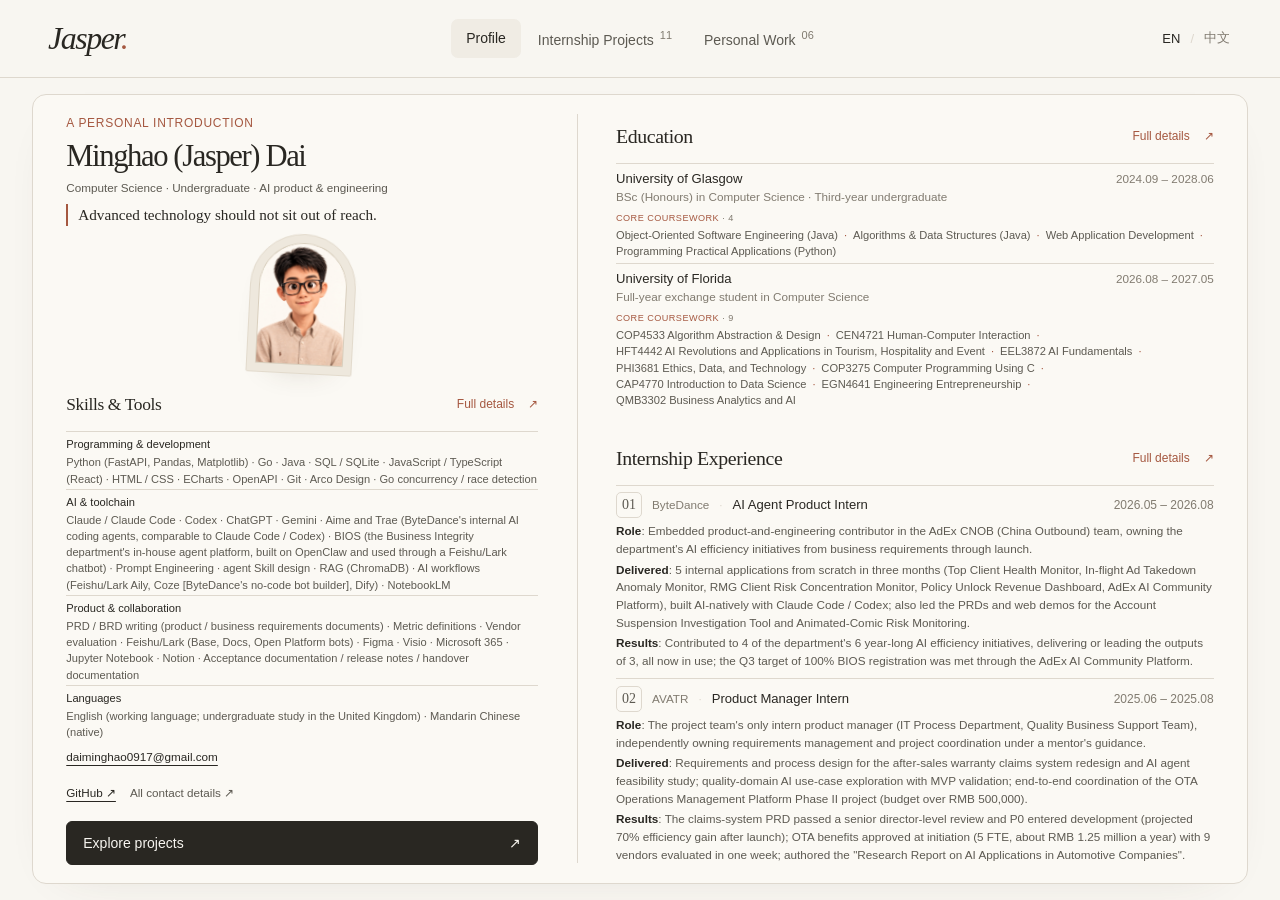
<file: resume/ui-demo/index.html>
<!doctype html>
<html lang="en" data-language="en">
<head>
  <meta charset="utf-8">
  <meta name="viewport" content="width=device-width, initial-scale=1">
  <meta name="description" content="Minghao (Jasper) Dai — Computer Science undergraduate, AI product and application development. Bilingual portfolio with internship projects and personal work.">
  <meta name="color-scheme" content="light">
  <title>Minghao (Jasper) Dai — Portfolio</title>
  <link rel="stylesheet" href="styles.css">
  <link rel="stylesheet" href="profile.css">
  <link rel="stylesheet" href="content.css">
  <script src="content-data.js" defer></script>
  <script src="app.js" defer></script>
</head>
<body data-page="profile" data-assets="../assets/">
  <noscript><p class="script-note">Enable JavaScript for navigation and language switching. All résumé text is included below. / 请启用 JavaScript 使用导航和语言切换，简历正文已包含在页面中。</p></noscript>
  <a class="skip-link" href="#main" data-i18n="skip">Skip to content</a>
  <header class="site-header">
    <div class="header-inner">
      <a class="wordmark" href="#profile" aria-label="Portfolio home" data-i18n-aria="home">Jasper<span aria-hidden="true">.</span></a>
      <nav class="page-tabs" role="tablist" aria-label="Portfolio pages" data-i18n-aria="navigation">
        <span class="tab-indicator" aria-hidden="true"></span>
        <button type="button" id="tab-profile" class="page-tab" role="tab" aria-controls="page-profile" aria-selected="true" tabindex="0" data-tab="profile"><span data-i18n="profile">Profile</span></button>
        <button type="button" id="tab-internships" class="page-tab" role="tab" aria-controls="page-internships" aria-selected="false" tabindex="-1" data-tab="internships"><span data-i18n="internships">Internship Projects</span><span class="tab-count">11</span></button>
        <button type="button" id="tab-work" class="page-tab" role="tab" aria-controls="page-work" aria-selected="false" tabindex="-1" data-tab="work"><span data-i18n="work">Personal Work</span><span class="tab-count">06</span></button>
      </nav>
      <div class="language-switch" role="group" aria-label="Language / 语言"><button type="button" data-language="en" aria-pressed="true" lang="en">EN</button><span aria-hidden="true">/</span><button type="button" data-language="zh" aria-pressed="false" lang="zh-CN">中文</button></div>
    </div>
    <div class="reading-progress" aria-hidden="true"><span></span></div>
  </header>
  <main id="main" class="main-shell" tabindex="-1">
    <section class="page-panel" id="page-profile" role="tabpanel" aria-labelledby="tab-profile">
      <div class="profile-card">
        <aside class="profile-identity"><div class="identity-copy"><p class="eyebrow"><span class="" data-content-language="en" lang="en" >A personal introduction</span><span class="" data-content-language="zh" lang="zh-CN" >关于我的一些事</span></p><h1 class="identity-name" data-content-language="en" lang="en" data-source-field="meta.name">Minghao (Jasper) Dai</h1><h1 class="identity-name" data-content-language="zh" lang="zh-CN" data-source-field="meta.name">代明昊</h1><p class="identity-headline" data-content-language="en" lang="en" data-source-field="meta.headline">Computer Science · Undergraduate · AI product &amp; engineering</p><p class="identity-headline" data-content-language="zh" lang="zh-CN" data-source-field="meta.headline">计算机科学 · 本科 · AI 产品与研发</p><p class="identity-motto" data-content-language="en" lang="en" data-source-field="meta.motto">Advanced technology should not sit out of reach.</p><p class="identity-motto" data-content-language="zh" lang="zh-CN" data-source-field="meta.motto">先进技术不应该是高高在上的。</p></div><div class="portrait-composition" aria-label="Jasper portrait"><div class="portrait-mat" data-tilt>
      <div class="portrait-aperture"><img class="portrait-photo" src="../assets/portrait/jasper-selected.jpg" width="900" height="1124" alt="Jasper — 3D illustrated portrait with black glasses and a beige shirt" fetchpriority="high"></div>
      </div></div>
          <section class="resume-section identity-skills" id="skills">
            <div class="section-heading"><div><h2 data-i18n="skills">Skills & Tools</h2></div><button type="button" class="text-link detail-link" data-profile-detail="skills"><span data-i18n="fullDetails">Full details</span> ↗</button></div>
            <div class="skills-grid" id="skills-slots"><div class="skill-category"><h3 class="" data-content-language="en" lang="en" >Programming &amp; development</h3><h3 class="" data-content-language="zh" lang="zh-CN" >编程与开发</h3><p class="skill-excerpt" data-content-language="en" lang="en" >Python (FastAPI, Pandas, Matplotlib) · Go · Java · SQL / SQLite · JavaScript / TypeScript (React) · HTML / CSS · ECharts · OpenAPI · Git · Arco Design · Go concurrency / race detection</p><p class="skill-excerpt" data-content-language="zh" lang="zh-CN" >Python（FastAPI, Pandas, Matplotlib）· Go · Java · SQL / SQLite · JavaScript / TypeScript（React）· HTML / CSS · ECharts · OpenAPI · Git · Arco Design · Go 并发 / race 检测</p></div><div class="skill-category"><h3 class="" data-content-language="en" lang="en" >AI &amp; toolchain</h3><h3 class="" data-content-language="zh" lang="zh-CN" >AI 与工具链</h3><p class="skill-excerpt" data-content-language="en" lang="en" >Claude / Claude Code · Codex · ChatGPT · Gemini · Aime and Trae (ByteDance&#x27;s internal AI coding agents, comparable to Claude Code / Codex) · BIOS (the Business Integrity department&#x27;s in-house agent platform, built on OpenClaw and used through a Feishu/Lark chatbot) · Prompt Engineering · agent Skill design · RAG (ChromaDB) · AI workflows (Feishu/Lark Aily, Coze [ByteDance&#x27;s no-code bot builder], Dify) · NotebookLM</p><p class="skill-excerpt" data-content-language="zh" lang="zh-CN" >Claude / Claude Code · Codex · ChatGPT · Gemini · Aime / Trae（字节内部 AI 编码 Agent，类似 Claude Code / Codex）· BIOS（商业安全部门基于 OpenClaw 自研的 Agent 平台，通过飞书机器人交互）· Prompt Engineering · Agent Skill 设计 · RAG（ChromaDB）· AI 工作流（飞书 Aily / Coze / Dify）· NotebookLM</p></div><div class="skill-category"><h3 class="" data-content-language="en" lang="en" >Product &amp; collaboration</h3><h3 class="" data-content-language="zh" lang="zh-CN" >产品与协作</h3><p class="skill-excerpt" data-content-language="en" lang="en" >PRD / BRD writing (product / business requirements documents) · Metric definitions · Vendor evaluation · Feishu/Lark (Base, Docs, Open Platform bots) · Figma · Visio · Microsoft 365 · Jupyter Notebook · Notion · Acceptance documentation / release notes / handover documentation</p><p class="skill-excerpt" data-content-language="zh" lang="zh-CN" >PRD / BRD 撰写 · 数据口径定义 · 供应商评审 · 飞书（多维表格 / 云文档 / 开放平台 Bot）· Figma · Visio · Microsoft 365 · Jupyter Notebook · Notion · 验收文档 / 发布说明 / 交接文档</p></div><div class="skill-category"><h3 class="" data-content-language="en" lang="en" >Languages</h3><h3 class="" data-content-language="zh" lang="zh-CN" >语言</h3><p class="skill-excerpt" data-content-language="en" lang="en" >English (working language; undergraduate study in the United Kingdom) · Mandarin Chinese (native)</p><p class="skill-excerpt" data-content-language="zh" lang="zh-CN" >英语（工作语言，英国本科在读）· 普通话（母语）</p></div></div>
          </section>
          <div class="identity-details"><div class="contact-links"><a href="mailto:daiminghao0917@gmail.com">daiminghao0917@gmail.com</a><a href="https://github.com/Ddddd917" target="_blank" rel="noopener noreferrer">GitHub ↗</a><button type="button" class="text-link" data-profile-detail="contact"><span class="" data-content-language="en" lang="en" >All contact details ↗</span><span class="" data-content-language="zh" lang="zh-CN" >完整联系方式 ↗</span></button></div><div class="identity-actions"><button type="button" class="button primary" data-go="internships"><span data-i18n="explore">Explore projects</span><span aria-hidden="true">↗</span></button></div></div></aside>
        <div class="profile-records">
      <section class="resume-section" id="education">
        <div class="section-heading"><div><h2 data-i18n="education">Education</h2></div><button type="button" class="text-link detail-link" data-profile-detail="education"><span data-i18n="fullDetails">Full details</span> ↗</button></div>
        <div class="education-grid" id="education-slots"><article class="education-card"><div class="edu-head"><h3 class="slot-title" data-content-language="en" lang="en" data-source-field="sections.0.entries.0.head.0">University of Glasgow</h3><h3 class="slot-title" data-content-language="zh" lang="zh-CN" data-source-field="sections.0.entries.0.head.0">格拉斯哥大学 University of Glasgow</h3><p class="slot-meta" data-content-language="en" lang="en" data-source-field="sections.0.entries.0.head.1">2024.09 – 2028.06</p><p class="slot-meta" data-content-language="zh" lang="zh-CN" data-source-field="sections.0.entries.0.head.1">2024.09 – 2028.06</p></div><p class="slot-subtitle" data-content-language="en" lang="en" data-source-field="sections.0.entries.0.desc.0">BSc (Honours) in Computer Science · Third-year undergraduate</p><p class="slot-subtitle" data-content-language="zh" lang="zh-CN" data-source-field="sections.0.entries.0.desc.0">计算机科学 · 荣誉理学学士（大三在读）</p><p class="course-inline"><span class="course-label"><span class="" data-content-language="en" lang="en" >Core coursework</span><span class="" data-content-language="zh" lang="zh-CN" >主要课程</span><span class="course-count">4</span></span><span class="course" data-content-language="en" lang="en" >Object-Oriented Software Engineering (Java)</span><span class="course" data-content-language="zh" lang="zh-CN" >Object-Oriented Software Engineering (Java)</span><span class="course-sep" aria-hidden="true">·</span><span class="course" data-content-language="en" lang="en" >Algorithms &amp; Data Structures (Java)</span><span class="course" data-content-language="zh" lang="zh-CN" >Algorithms &amp; Data Structures (Java)</span><span class="course-sep" aria-hidden="true">·</span><span class="course" data-content-language="en" lang="en" >Web Application Development</span><span class="course" data-content-language="zh" lang="zh-CN" >Web Application Development</span><span class="course-sep" aria-hidden="true">·</span><span class="course" data-content-language="en" lang="en" >Programming Practical Applications (Python)</span><span class="course" data-content-language="zh" lang="zh-CN" >Programming Practical Applications (Python)</span></p></article><article class="education-card"><div class="edu-head"><h3 class="slot-title" data-content-language="en" lang="en" data-source-field="sections.0.entries.1.head.0">University of Florida</h3><h3 class="slot-title" data-content-language="zh" lang="zh-CN" data-source-field="sections.0.entries.1.head.0">佛罗里达大学 University of Florida</h3><p class="slot-meta" data-content-language="en" lang="en" data-source-field="sections.0.entries.1.head.1">2026.08 – 2027.05</p><p class="slot-meta" data-content-language="zh" lang="zh-CN" data-source-field="sections.0.entries.1.head.1">2026.08 – 2027.05</p></div><p class="slot-subtitle" data-content-language="en" lang="en" data-source-field="sections.0.entries.1.desc.0">Full-year exchange student in Computer Science</p><p class="slot-subtitle" data-content-language="zh" lang="zh-CN" data-source-field="sections.0.entries.1.desc.0">完整学年交换学生（计算机科学）</p><p class="course-inline"><span class="course-label"><span class="" data-content-language="en" lang="en" >Core coursework</span><span class="" data-content-language="zh" lang="zh-CN" >主要课程</span><span class="course-count">9</span></span><span class="course" data-content-language="en" lang="en" >COP4533 Algorithm Abstraction &amp; Design</span><span class="course" data-content-language="zh" lang="zh-CN" >COP4533 Algorithm Abstraction &amp; Design</span><span class="course-sep" aria-hidden="true">·</span><span class="course" data-content-language="en" lang="en" >CEN4721 Human-Computer Interaction</span><span class="course" data-content-language="zh" lang="zh-CN" >CEN4721 Human-Computer Interaction</span><span class="course-sep" aria-hidden="true">·</span><span class="course" data-content-language="en" lang="en" >HFT4442 AI Revolutions and Applications in Tourism, Hospitality and Event</span><span class="course" data-content-language="zh" lang="zh-CN" >HFT4442 AI Revolutions and Applications in Tourism, Hospitality and Event</span><span class="course-sep" aria-hidden="true">·</span><span class="course" data-content-language="en" lang="en" >EEL3872 AI Fundamentals</span><span class="course" data-content-language="zh" lang="zh-CN" >EEL3872 AI Fundamentals</span><span class="course-sep" aria-hidden="true">·</span><span class="course" data-content-language="en" lang="en" >PHI3681 Ethics, Data, and Technology</span><span class="course" data-content-language="zh" lang="zh-CN" >PHI3681 Ethics, Data, and Technology</span><span class="course-sep" aria-hidden="true">·</span><span class="course" data-content-language="en" lang="en" >COP3275 Computer Programming Using C</span><span class="course" data-content-language="zh" lang="zh-CN" >COP3275 Computer Programming Using C</span><span class="course-sep" aria-hidden="true">·</span><span class="course" data-content-language="en" lang="en" >CAP4770 Introduction to Data Science</span><span class="course" data-content-language="zh" lang="zh-CN" >CAP4770 Introduction to Data Science</span><span class="course-sep" aria-hidden="true">·</span><span class="course" data-content-language="en" lang="en" >EGN4641 Engineering Entrepreneurship</span><span class="course" data-content-language="zh" lang="zh-CN" >EGN4641 Engineering Entrepreneurship</span><span class="course-sep" aria-hidden="true">·</span><span class="course" data-content-language="en" lang="en" >QMB3302 Business Analytics and AI</span><span class="course" data-content-language="zh" lang="zh-CN" >QMB3302 Business Analytics and AI</span></p></article></div>
      </section>
      <section class="resume-section" id="experience">
        <div class="section-heading"><div><h2 data-i18n="experience">Internship Experience</h2></div><button type="button" class="text-link detail-link" data-profile-detail="experience"><span data-i18n="fullDetails">Full details</span> ↗</button></div>
        <div class="experience-list" id="experience-slots"><article class="experience-row"><div class="exp-head"><div class="exp-title"><span class="org-mark">01</span><span class="exp-org"><span class="" data-content-language="en" lang="en" >ByteDance</span><span class="" data-content-language="zh" lang="zh-CN" >字节跳动</span></span><h3 class="slot-title" data-content-language="en" lang="en" data-source-field="sections.2.entries.0.title">AI Agent Product Intern</h3><h3 class="slot-title" data-content-language="zh" lang="zh-CN" data-source-field="sections.2.entries.0.title">AI Agent 产品实习生</h3></div><p class="date-slot" data-content-language="en" lang="en" data-source-field="sections.2.entries.0.head.1">2026.05 – 2026.08</p><p class="date-slot" data-content-language="zh" lang="zh-CN" data-source-field="sections.2.entries.0.head.1">2026.05 – 2026.08</p></div><ul class="brief-list"><li class="" data-content-language="en" lang="en" data-brief-field="entries.0.bullets.0"><strong>Role</strong>: Embedded product-and-engineering contributor in the AdEx CNOB (China Outbound) team, owning the department&#x27;s AI efficiency initiatives from business requirements through launch.</li><li class="" data-content-language="zh" lang="zh-CN" data-brief-field="entries.0.bullets.0"><strong>定位</strong>：驻 AdEx CNOB（中国出海）团队的产研，负责部门 AI 提效专项建设，从业务需求到上线全程自己完成。</li><li class="" data-content-language="en" lang="en" data-brief-field="entries.0.bullets.1"><strong>Delivered</strong>: 5 internal applications from scratch in three months (Top Client Health Monitor, In-flight Ad Takedown Anomaly Monitor, RMG Client Risk Concentration Monitor, Policy Unlock Revenue Dashboard, AdEx AI Community Platform), built AI-natively with Claude Code / Codex; also led the PRDs and web demos for the Account Suspension Investigation Tool and Animated-Comic Risk Monitoring.</li><li class="" data-content-language="zh" lang="zh-CN" data-brief-field="entries.0.bullets.1"><strong>交付</strong>：三个月内从 0 到 1 交付 5 个内部应用（超头部客户健康度监控、投中下线异常监控、RMG 客户风险浓度监控、政策解锁收益看板、AdEx AI 社区平台），用 Claude Code / Codex 以 AI Native 方式开发；另主导账户封禁排查工具与漫剧风险监控的产品定义、PRD 与 Web 版 demo。</li><li class="" data-content-language="en" lang="en" data-brief-field="entries.0.bullets.2"><strong>Results</strong>: Contributed to 4 of the department&#x27;s 6 year-long AI efficiency initiatives, delivering or leading the outputs of 3, all now in use; the Q3 target of 100% BIOS registration was met through the AdEx AI Community Platform.</li><li class="" data-content-language="zh" lang="zh-CN" data-brief-field="entries.0.bullets.2"><strong>成果</strong>：参与部门全年六个 AI 提效专项中的 4 个，其中 3 个专项的产出由我交付或主导并已上线；Q3「BIOS 注册率 100%」的目标通过 AdEx AI 社区平台达成。</li></ul></article><article class="experience-row"><div class="exp-head"><div class="exp-title"><span class="org-mark">02</span><span class="exp-org"><span class="" data-content-language="en" lang="en" >AVATR</span><span class="" data-content-language="zh" lang="zh-CN" >阿维塔</span></span><h3 class="slot-title" data-content-language="en" lang="en" data-source-field="sections.2.entries.1.title">Product Manager Intern</h3><h3 class="slot-title" data-content-language="zh" lang="zh-CN" data-source-field="sections.2.entries.1.title">产品经理实习生</h3></div><p class="date-slot" data-content-language="en" lang="en" data-source-field="sections.2.entries.1.head.1">2025.06 – 2025.08</p><p class="date-slot" data-content-language="zh" lang="zh-CN" data-source-field="sections.2.entries.1.head.1">2025.06 – 2025.08</p></div><ul class="brief-list"><li class="" data-content-language="en" lang="en" data-brief-field="entries.1.bullets.0"><strong>Role</strong>: The project team&#x27;s only intern product manager (IT Process Department, Quality Business Support Team), independently owning requirements management and project coordination under a mentor&#x27;s guidance.</li><li class="" data-content-language="zh" lang="zh-CN" data-brief-field="entries.1.bullets.0"><strong>定位</strong>：IT 流程部质量业务支持团队、项目组唯一实习生产品经理，在带教老师指导下独立承担需求管理与项目统筹。</li><li class="" data-content-language="en" lang="en" data-brief-field="entries.1.bullets.1"><strong>Delivered</strong>: Requirements and process design for the after-sales warranty claims system redesign and AI agent feasibility study; quality-domain AI use-case exploration with MVP validation; end-to-end coordination of the OTA Operations Management Platform Phase II project (budget over RMB 500,000).</li><li class="" data-content-language="zh" lang="zh-CN" data-brief-field="entries.1.bullets.1"><strong>交付</strong>：主导售后三包索赔系统重构与 AI 智能体预研的需求与流程设计；探索质量域 AI 落地场景并做 MVP 验证；独立统筹预算超 50 万元的 OTA 运营管理平台二期项目。</li><li class="" data-content-language="en" lang="en" data-brief-field="entries.1.bullets.2"><strong>Results</strong>: The claims-system PRD passed a senior director-level review and P0 entered development (projected 70% efficiency gain after launch); OTA benefits approved at initiation (5 FTE, about RMB 1.25 million a year) with 9 vendors evaluated in one week; authored the &quot;Research Report on AI Applications in Automotive Companies&quot;.</li><li class="" data-content-language="zh" lang="zh-CN" data-brief-field="entries.1.bullets.2"><strong>成果</strong>：索赔系统 PRD 通过高级总监级评审、P0 进入开发（上线后预计提升 70% 人效）；OTA 立项收益获批（每年节省 5 人力，约 125 万元），一周内完成 9 家供应商评审；独立完成《车企 AI 应用现状调研报告》。</li></ul></article></div>
      </section>
        </div>
      </div>
    </section>
    <section class="page-panel" id="page-internships" role="tabpanel" aria-labelledby="tab-internships" hidden>
      <div class="page-intro"><div><p class="eyebrow"><span class="index-number">02</span><span class="eyebrow-line" aria-hidden="true"></span><span data-i18n="internshipEyebrow">From context to delivery</span></p><h1 class="page-title" data-content-language="en" lang="en" data-source-field="sections.2.title">Internship Experience</h1><h1 class="page-title" data-content-language="zh" lang="zh-CN" data-source-field="sections.2.title">实习经历</h1></div><button type="button" class="button secondary expand-all" data-scope="internships" aria-expanded="false"><span data-i18n="expandAll">Expand all</span><span aria-hidden="true">+</span></button></div>
      <div id="internship-slots"><section class="project-group"><div class="group-header"><h2 class="" data-content-language="en" lang="en" data-source-field="sections.2.entries.0.head.0">ByteDance</h2><h2 class="" data-content-language="zh" lang="zh-CN" data-source-field="sections.2.entries.0.head.0">字节跳动 ByteDance</h2><span>8 <span class="" data-content-language="en" lang="en" >projects</span><span class="" data-content-language="zh" lang="zh-CN" >个项目</span></span></div><details class="company-context" data-accordion data-scope="company"><summary><span class="" data-content-language="en" lang="en" >Role, responsibilities &amp; overall impact</span><span class="" data-content-language="zh" lang="zh-CN" >实习角色、职责与整体成果</span><span class="expand-glyph" aria-hidden="true"></span></summary><div class="company-context-body accordion-body"><p class="source-meta" data-content-language="en" lang="en" data-source-field="sections.2.entries.0.head.1">2026.05 – 2026.08</p><p class="source-meta" data-content-language="zh" lang="zh-CN" data-source-field="sections.2.entries.0.head.1">2026.05 – 2026.08</p><p class="source-meta" data-content-language="en" lang="en" data-source-field="sections.2.entries.0.head.2">Beijing</p><p class="source-meta" data-content-language="zh" lang="zh-CN" data-source-field="sections.2.entries.0.head.2">北京</p><p class="source-description" data-content-language="en" lang="en" data-source-field="sections.2.entries.0.desc.0">TikTok Monetization · Business Integrity · Advertiser Experience (AdEx) · CNOB (China Outbound) team</p><p class="source-description" data-content-language="zh" lang="zh-CN" data-source-field="sections.2.entries.0.desc.0">TikTok 商业化 · 商业安全（Business Integrity）· 广告主体验（AdEx）· CNOB（中国出海）团队</p><p class="source-role" data-content-language="en" lang="en" data-source-field="sections.2.entries.0.title">AI Agent Product Intern</p><p class="source-role" data-content-language="zh" lang="zh-CN" data-source-field="sections.2.entries.0.title">AI Agent 产品实习生</p><p class="source-description" data-content-language="en" lang="en" data-source-field="sections.2.entries.0.tagline">An embedded product-and-engineering role (forward-deployed engineer model) delivering internal AI applications end to end through AI-native development</p><p class="source-description" data-content-language="zh" lang="zh-CN" data-source-field="sections.2.entries.0.tagline">驻业务团队的产品 + 研发角色（FDE 模式），以 AI Native 方式端到端交付内部 AI 应用</p><ul class="source-list"><li class="" data-content-language="en" lang="en" data-source-field="sections.2.entries.0.bullets.0"><strong>Context &amp; role</strong>: The AdEx CNOB team helps Chinese advertisers operating internationally resolve ad review, appeal, policy, and account compliance issues. AI requests had to queue through a BRD → review → product-and-engineering scheduling → development process, with engineering capacity as the bottleneck. Served as the product-and-engineering contributor embedded in the business team, owning the department&#x27;s AI efficiency initiatives end to end, from business requirements through launch.</li><li class="" data-content-language="zh" lang="zh-CN" data-source-field="sections.2.entries.0.bullets.0"><strong>背景与定位</strong>：AdEx CNOB 团队帮助中国出海广告主解决广告审核、申诉、政策与账户合规问题。团队的 AI 需求需经「BRD → 评审 → 产研排期 → 开发」链路排队，产研资源是瓶颈；因此作为驻业务团队的产研，负责部门 AI 提效专项建设，从业务需求到上线全部自己完成。</li><li class="" data-content-language="en" lang="en" data-source-field="sections.2.entries.0.bullets.1"><strong>Responsibilities</strong>: Delivered 5 internal applications from scratch within three months—the Top Client Health Monitor, In-flight Ad Takedown Anomaly Monitor, RMG Client Risk Concentration Monitor, Policy Unlock Revenue Dashboard, and AdEx AI Community Platform—and deployed them on the company&#x27;s internal AI application hosting platform. In the first week, also built an automation tool for the weekly AIGC creative approval-rate report. Led product definition, the PRD, and web demos for two projects: the Account Suspension Investigation Tool and Animated-Comic Risk Monitoring. Used an AI-native development approach: owned requirements gathering, metric definitions, architecture design, code review, and technical acceptance; implemented mainly with Claude Code / Codex (partly with Trae / Aime, ByteDance&#x27;s internal AI coding tools); and ran business acceptance testing and weekly progress reporting.</li><li class="" data-content-language="zh" lang="zh-CN" data-source-field="sections.2.entries.0.bullets.1"><strong>工作内容</strong>：三个月内从 0 到 1 交付 5 个内部应用（超头部客户健康度监控、投中下线异常监控、RMG 客户风险浓度监控、政策解锁收益看板、AdEx AI 社区平台）并部署到公司内部 AI 应用托管平台；入职第一周另完成 AIGC 创意审核通过率周报的自动化工具；主导账户封禁排查工具与漫剧风险监控两个项目的产品定义、PRD 与 Web 版 demo。采用 AI Native 开发：负责需求收集、数据口径定义、架构设计、代码评审与验收，主要用 Claude Code / Codex 完成开发（部分用字节内部的 AI 编码工具 Trae / Aime），并承担业务验收与周会汇报。</li><li class="" data-content-language="en" lang="en" data-source-field="sections.2.entries.0.bullets.2"><strong>Workflow shared by the risk-monitoring applications</strong>: The Top Client Health Monitor, In-flight Ad Takedown Anomaly Monitor, RMG Client Risk Concentration Monitor, and Animated-Comic Risk Monitoring follow the same AdEx workflow: monitor → notify → handle → feedback. As soon as metrics are available, the application flags anomalies against thresholds and notifies the responsible client-group BPs through Feishu (Lark); BPs assess and act (tag anomalies, confirm whether a report can be shared onward, adjust thresholds), and the outcome feeds back into the monitoring rules. The implementation is the same in each case: internal BI platform → web application → Feishu. The backend pulls data from the internal BI platform through its query API on a daily schedule, with 5-minute probes for time-critical cases.</li><li class="" data-content-language="zh" lang="zh-CN" data-source-field="sections.2.entries.0.bullets.2"><strong>风险监控类应用的工作链路</strong>：超头部客户健康度监控、投中下线异常监控、RMG 客户风险浓度监控和漫剧风险监控对应 AdEx 的同一条工作链路：监控 → 通知 → 处理 → 反馈。指标一出数，应用按阈值识别异常，经飞书通知负责的集团 BP；BP 判断并处理（给异常打标、确认是否外发、调整阈值），结果回到监控规则。实现上都是「内部 BI 平台 → Web 应用 → 飞书」：后端经查询接口从内部 BI 平台取数，每日定时取数，时效要求高的用 5 分钟探针。</li><li class="" data-content-language="en" lang="en" data-source-field="sections.2.entries.0.bullets.3"><strong>Results</strong>: AdEx runs 6 year-long AI efficiency initiatives: top-client monitoring, policy unlocking, mistaken account suspensions, erroneous ad-creative enforcement, TAP, and animated-comic risk control. Contributed to 4 of them: top-client monitoring, policy unlocking, mistaken account suspensions, and animated-comic risk control. The outputs of 3 of these initiatives (the Top Client Health Monitor, the Policy Unlock Revenue Dashboard, and the Account Suspension Investigation Tool) were delivered or led by me and are all in use. The Q3 target of 100% BIOS registration, with every Global AdEx member holding a BIOS account, was met through the AdEx AI Community Platform before the internship ended.</li><li class="" data-content-language="zh" lang="zh-CN" data-source-field="sections.2.entries.0.bullets.3"><strong>成果</strong>：AdEx 部门全年设 6 个 AI 提效专项（超头客监控、政策解锁、账户误封禁、广告素材误伤、TAP、漫剧风险控制），参与其中 4 个（超头客、政策解锁、账户误封禁、漫剧风险控制）；其中 3 个专项的产出（超头部客户健康度监控、政策解锁收益看板、账户封禁排查工具）由我交付或主导，均已上线使用。Q3「全员在 BIOS 开户、注册率 100%」的目标通过 AdEx AI 社区平台在离职前达成。</li></ul></div></details><details class="project-accordion" data-accordion data-scope="internships" id="project-1"><summary class="project-summary"><span class="project-number">01</span><div><h3 class="" data-content-language="en" lang="en" data-source-field="sections.2.entries.0.blocks.0.head.0">Top Client Health Monitor · Dashboard &amp; Web Workbench</h3><h3 class="" data-content-language="zh" lang="zh-CN" data-source-field="sections.2.entries.0.blocks.0.head.0">超头部客户健康度监控 · 数据看板 + Web 工作台</h3><p class="project-role" data-content-language="en" lang="en" data-source-field="sections.2.entries.0.blocks.0.head.1">Product Manager &amp; Developer</p><p class="project-role" data-content-language="zh" lang="zh-CN" data-source-field="sections.2.entries.0.blocks.0.head.1">产品经理 &amp; 开发</p><p class="source-summary" data-content-language="en" lang="en" data-source-field="sections.2.entries.0.blocks.0.summary.0">Built health monitoring for CNOB&#x27;s 39 top outbound advertisers, evolving from V1.0 “BI-tool alerts + automated daily reports” into a standalone V2.0 application with a workbench for client-group business partners (BPs). After two iterations and multiple refinements, it served 11 AdEx CNOB client-group BPs, ran stably for 70+ consecutive days through the end of the internship, identified 3,000+ anomaly records, and was showcased within the department as an outstanding AI efficiency case.</p><p class="source-summary" data-content-language="zh" lang="zh-CN" data-source-field="sections.2.entries.0.blocks.0.summary.0">为 CNOB 39 家头部出海广告主建立健康度监控：从「BI 告警 + 自动日报」的 V1.0 到带集团 BP 工作台的独立应用 V2.0，经两次迭代与多次优化，被 AdEx CNOB 11 位集团 BP 使用，离职前连续稳定运行 70+ 天，识别 3,000+ 条异常记录，被作为 AI 提效优秀案例在部门内展示。</p></div><span class="expand-glyph" aria-hidden="true"></span></summary><div class="accordion-body"><div class="accordion-inner"><div class="case-layout"><div class="case-copy"><ul class="source-list"><li class="" data-content-language="en" lang="en" data-source-field="sections.2.entries.0.blocks.0.bullets.0"><strong>Project background</strong>: The health of CNOB&#x27;s 39 top outbound advertisers was measured through six metric groups, including approval rate, erroneous content rejection, erroneous account enforcement, review turnaround time, and in-flight ad takedowns. The metrics were scattered across business-intelligence (BI) dashboards; anomalies relied on manual observation, with no alerts or follow-through process. Client-group BPs often learned about problems only after a client complaint. The goal was to detect anomalies promptly so BPs could intervene proactively.</li><li class="" data-content-language="zh" lang="zh-CN" data-source-field="sections.2.entries.0.blocks.0.bullets.0"><strong>项目背景</strong>：CNOB 39 家头部出海广告主的健康度由审核通过率、内容误拒、账户误处罚、审核时长、投中下线等六组指标构成，此前散落在 BI 看板里，异常靠人盯，没有告警、也没有处理闭环，集团 BP 往往在客户投诉后才知道出了问题。目标是让 BP 第一时间发现异常并主动介入。</li><li class="" data-content-language="en" lang="en" data-source-field="sections.2.entries.0.blocks.0.bullets.1"><strong>V1.0 (BI alerts + automated daily reports)</strong>: Maintained a client-information and threshold mapping table and used the BI tool&#x27;s built-in anomaly notifications for threshold-based alerts. An Agent scheduled task also read the internal BI platform daily using the threshold table, wrote over-threshold records to an anomaly log, and generated a static HTML daily report with a health dashboard showing the latest daily values, historical data, and trends. The limitations were that alerts and reports used separately maintained data, and the report was view-only. Also wrote a monitoring setup guide and a shared threshold worksheet for team reuse.</li><li class="" data-content-language="zh" lang="zh-CN" data-source-field="sections.2.entries.0.blocks.0.bullets.1"><strong>V1.0（BI 告警 + 自动日报）</strong>：维护一张客户信息与阈值匹配表，用 BI 工具内置的异常推送实现阈值告警；同时用 Agent 定时任务每日按阈值表读取内部 BI 平台数据，超阈值即写入异常记录底表，并据此生成静态 HTML 日报，内置「健康度驾驶舱」，可看当日最新值、历史数据与变化趋势。局限是告警与日报的数据分开维护，日报只能看、不能操作。另编写监控搭建指南与阈值协作表供团队复用。</li><li class="" data-content-language="en" lang="en" data-source-field="sections.2.entries.0.blocks.0.bullets.2"><strong>V2.0 (from dashboard to workbench)</strong>: About a month after launch, new problems emerged: client-side violations distorted overall health data, manual exclusions left no record of the work, and groups needed to update Account IDs and thresholds. Expanded the solution into a standalone application with alerts and reports driven by one anomaly log. Retained the dashboard and added a BP workbench for tagging anomalies in each BP&#x27;s groups: client-side issue; erroneous model enforcement requiring coordination with the model team; or an unsuitable threshold, such as high ad volume triggering a rejection-count threshold while the rejection rate remained normal. BPs could also submit threshold and account changes in the platform, effective as soon as an administrator approved them in Feishu.</li><li class="" data-content-language="zh" lang="zh-CN" data-source-field="sections.2.entries.0.blocks.0.bullets.2"><strong>V2.0（从看板到工作台）</strong>：上线约一个月后发现新的问题：客户自身违规导致的健康度下降会干扰整体数据，人工剔除又留不下工作痕迹；各集团的 账户 ID 与阈值也有变更需求。于是增补开发为独立应用，告警与日报统一由同一异常记录底表驱动：保留驾驶舱，新增集团 BP 工作台，对自己负责集团的异常记录打标（客户自身问题 / 模型误伤，需联动模型团队 / 阈值设置不合理，如投放量大导致拒审量超阈但拒审率正常），并可在平台提交阈值与账户变更申请，管理员在飞书点击同意即生效。</li><li class="" data-content-language="en" lang="en" data-source-field="sections.2.entries.0.blocks.0.bullets.3"><strong>Engineering &amp; architecture</strong>: V1.0 was not a standalone application: apart from a single table-scanning script, everything was assembled from existing platform capabilities—Feishu tables for thresholds and client information, the BI tool&#x27;s built-in notifications for Feishu alerts, and a scheduled task on the internal agent platform that ran the script, fetched data, wrote anomaly records to the log, and generated the static HTML daily report.<br>V2.0 became a standalone full-stack application implemented entirely through Vibe Coding: a Python FastAPI backend with 5,000+ lines of business logic, a React frontend, and SQLite. A data-access library with no external dependencies called the BI query API directly, replacing the assistant-layer scheduled task. The initial deployment used one hosted instance; data compliance requirements led to a multi-instance architecture with centralized data, in which only the administrator instance performed scans and notifications while other instances shared anomaly records. Daily scheduled scans took approximately 75–90 minutes. The application served 11 AdEx CNOB client-group BPs. Approval-rate calculations were compared value by value against a 1,249-row ground-truth dataset, with zero differences.</li><li class="" data-content-language="zh" lang="zh-CN" data-source-field="sections.2.entries.0.blocks.0.bullets.3"><strong>工程与架构</strong>：V1.0 未做应用，只写了一段扫表代码，其余全部用平台现成能力拼装：飞书表格维护阈值和客户信息，BI 工具内置异常推送做飞书告警，Agent 助理层定时任务运行扫表脚本取数、将异常记录写入数据底表并生成静态 HTML 日报。<br>V2.0 升级为独立全栈应用，全程 Vibe Coding 实现：Python FastAPI 后端（5,000+ 行业务逻辑）+ React 前端 + SQLite，无外部依赖的取数库直接调用 BI 平台查询接口，取代助理层定时任务；初版为托管平台单实例，因数据合规要求改为数据中心化的多实例，扫表与推送只在管理员实例运行，其他实例仅共享异常记录数据；每日定时扫描约 75–90 分钟，AdEx CNOB 11 位客户集团 BP 使用；审核通过率的计算结果与 1,249 行真值逐条核对，零差异。</li><li class="" data-content-language="en" lang="en" data-source-field="sections.2.entries.0.blocks.0.bullets.4"><strong>Results</strong>: The two versions ran stably for 70+ days, with parallel-run validation during the transition. Backfilling all top-client data from the start of 2026 identified 3,000+ anomaly records, with 1,000+ additional records identified since launch. Client-group BPs learned about client issues promptly and proactively coordinated with clients and sales to resolve them, substantially improving the advertising experience for top advertisers. Although scoped to CNOB clients, the project was showcased within the Business Integrity department as an outstanding AI efficiency case, led to an invitation from the internal AI application hosting platform&#x27;s team to give a technical talk, and was used as a reference for the Global AdEx team; it remains in use and is being rolled out across Global AdEx.</li><li class="" data-content-language="zh" lang="zh-CN" data-source-field="sections.2.entries.0.blocks.0.bullets.4"><strong>成果</strong>：两个版本稳定运行 70+ 天，版本切换期间双跑验证；上线后回溯 2026 年以来全部头部客户数据，识别 3,000+ 条异常记录，上线以来新增识别 1,000+ 条；集团 BP 第一时间获知客户问题并主动介入，协同客户与销售解决，显著改善头部广告主的投放体验。项目虽以 CNOB 客户为范围，但被作为 AI 提效优秀案例在商业安全部门内部展示，并受内部 AI 应用托管平台团队邀请做技术分享，同时作为范本供 Global AdEx 团队参考借鉴；至今仍在使用，并逐步向 Global AdEx 推广。</li></ul></div><aside class="case-aside"><p class="slot-meta"><span class="" data-content-language="en" lang="en" >TOOLS &amp; APPROACH</span><span class="" data-content-language="zh" lang="zh-CN" >工具与方法</span></p><p class="source-stack" data-content-language="en" lang="en" data-source-field="sections.2.entries.0.blocks.0.head.2">Python FastAPI · React · SQLite · Feishu (Lark) bot · Internal business-intelligence (BI) platform query API</p><p class="source-stack" data-content-language="zh" lang="zh-CN" data-source-field="sections.2.entries.0.blocks.0.head.2">Python FastAPI · React · SQLite · 飞书机器人 · 内部 BI（商业智能）平台查询接口</p></aside></div></div></div></details><details class="project-accordion" data-accordion data-scope="internships" id="project-2"><summary class="project-summary"><span class="project-number">02</span><div><h3 class="" data-content-language="en" lang="en" data-source-field="sections.2.entries.0.blocks.1.head.0">In-flight Ad Takedown Anomaly Monitor</h3><h3 class="" data-content-language="zh" lang="zh-CN" data-source-field="sections.2.entries.0.blocks.1.head.0">投中下线异常监控系统</h3><p class="project-role" data-content-language="en" lang="en" data-source-field="sections.2.entries.0.blocks.1.head.1">Product Manager &amp; Developer</p><p class="project-role" data-content-language="zh" lang="zh-CN" data-source-field="sections.2.entries.0.blocks.1.head.1">产品经理 &amp; 开发</p><p class="source-summary" data-content-language="en" lang="en" data-source-field="sections.2.entries.0.blocks.1.summary.0">Built real-time in-flight ad takedown alerts for 831 clients / 2,548 accounts. Initiated urgently in late July after an ad-delivery issue with a client in one industry, the platform went live in two days by reusing the Top Client Health Monitor&#x27;s probe logic. A 5-minute probe cadence supported timely detection, while a modular configuration across three dimensions let client-group BPs manage thresholds and recipients on their own. By the end of the internship, it had run stably for 30 days, sent approximately 20 alerts daily, covered 11 sub-industries, and was highly commended by the department head.</p><p class="source-summary" data-content-language="zh" lang="zh-CN" data-source-field="sections.2.entries.0.blocks.1.summary.0">为 831 个客户 / 2,548 个账户建立广告投中下线的实时告警：7 月底因某行业客户的投放问题紧急立项，复用超头部客户健康度监控的探针逻辑两天内上线，5 分钟探针保证时效，三维度模块化配置让集团 BP 自主管理阈值与接收人；离职前稳定运行 30 天，每日推送约 20 条告警，覆盖 11 个子行业，获部门负责人 高度认可。</p></div><span class="expand-glyph" aria-hidden="true"></span></summary><div class="accordion-body"><div class="accordion-inner"><div class="case-layout"><div class="case-copy"><ul class="source-list"><li class="" data-content-language="en" lang="en" data-source-field="sections.2.entries.0.blocks.1.bullets.0"><strong>Project background</strong>: A high-priority client issue in a particular industry in late July highlighted the poor experience caused by ads being taken down during active delivery. The business needed real-time alerts. Reused the Top Client Health Monitor&#x27;s probe-and-scan logic to build and launch the platform in two days (the issue arose on a Wednesday, the platform went live Thursday night, and it was delivered on Friday). To meet timeliness requirements, increased probe frequency from every 30 minutes to every 5 minutes. Coverage included 831 clients / 2,548 accounts.</li><li class="" data-content-language="zh" lang="zh-CN" data-source-field="sections.2.entries.0.blocks.1.bullets.0"><strong>项目背景</strong>：7 月底某行业客户出现高关注度的投放问题，广告投中下线造成很差的客户体验，业务方需要对下线情况做到实时告警。复用超头部客户健康度监控的探针扫表逻辑，两天内完成平台建设并上线（周三出现问题，周四晚上线，周五交付）；因为要求时效性，探针频率从 30 分钟提高到 5 分钟。覆盖 831 个客户 / 2,548 个账户。</li><li class="" data-content-language="en" lang="en" data-source-field="sections.2.entries.0.blocks.1.bullets.1"><strong>Product design (three-dimensional modular configuration + bulk import)</strong>: Organized configuration around client groups, monitoring groups, and recipients. Each client group contained Account IDs with individual takedown-rate / takedown-count thresholds and AND / OR relationships. Monitoring groups mapped to notification recipients and typically represented a sub-industry—such as social apps, utility apps, consumer-electronics (3C) e-commerce, web e-commerce, or beauty e-commerce—under a client-group BP. Recipient records contained names and Feishu email addresses. Monitoring groups connected client groups with recipients, allowing flexible combinations. BPs could edit thresholds and their logical relationships; always-true rules were rejected on entry. The platform did not integrate an LLM. To reduce data-entry effort, it provided a standard CSV workflow: download a template → reformat client information to match → upload. Code automatically deduplicated and validated records, updated changed thresholds, added new Account IDs, and also supported full replacement.</li><li class="" data-content-language="zh" lang="zh-CN" data-source-field="sections.2.entries.0.blocks.1.bullets.1"><strong>产品设计（三维度模块化配置 + 批量导入）</strong>：配置中心按三个维度组织：客户集团（下挂若干 账户 ID，每个 账户 ID 有各自的下线率 / 下线量阈值及 AND / OR 关系）、监控组（对应若干通知接收人，通常一个监控组即一个子行业，如社交应用、工具应用、3C 电商、Web 电商、美妆电商，各由一位集团 BP 负责）、接收人（姓名 + 飞书邮箱）。监控组把客户集团与接收人拼接起来，任意客户集团可通过监控组与任意接收人自由组合；集团 BP 可自行设置阈值与阈值关系，恒真规则写入即拒。平台未接入大模型能力，为降低录入成本提供标准 CSV 模板：下载模板 → 按模板格式转写客户信息表 → 上传，代码自动去重与校验，阈值有变则更新、新 账户 ID 则新增，另提供全量覆盖模式。</li><li class="" data-content-language="en" lang="en" data-source-field="sections.2.entries.0.blocks.1.bullets.2"><strong>Engineering &amp; architecture</strong>: Two 5-minute probes read the BI platform. A stability gate required two matching observations of the same data version at least 5 minutes apart before triggering a scan. A persistent Outbox stored alerts and per-recipient delivery records, then aggregated notifications into Feishu interactive cards by monitoring group. The notifier failed closed. Built with a Go service, a React / TypeScript frontend, and a Python data-access bridge, with code generated from a single OpenAPI contract and concurrent paths checked using race detection.</li><li class="" data-content-language="zh" lang="zh-CN" data-source-field="sections.2.entries.0.blocks.1.bullets.2"><strong>工程与架构</strong>：两个 5 分钟探针读取 BI 平台，稳定性门禁要求同一数据版本间隔 ≥5 分钟两次观测一致才触发扫描；告警经持久化 Outbox（告警 + 逐接收人投递记录）聚合为按监控组的飞书交互卡片，通知器 fail-closed。Go 服务 + React / TypeScript 前端 + Python 取数桥接，单一 OpenAPI 契约生成代码，并发路径经 race 检测。</li><li class="" data-content-language="en" lang="en" data-source-field="sections.2.entries.0.blocks.1.bullets.3"><strong>Results</strong>: Ran stably for 30 days from launch through the end of the internship, delivering approximately 20 alerts per day across 11 sub-industries. Fully met the project requirements and was highly commended by the department head.</li><li class="" data-content-language="zh" lang="zh-CN" data-source-field="sections.2.entries.0.blocks.1.bullets.3"><strong>成果</strong>：上线后至离职前稳定运行 30 天，每日成功推送约 20 条告警，覆盖 11 个子行业；完整满足项目需求，获部门负责人 高度认可。</li></ul></div><aside class="case-aside"><p class="slot-meta"><span class="" data-content-language="en" lang="en" >TOOLS &amp; APPROACH</span><span class="" data-content-language="zh" lang="zh-CN" >工具与方法</span></p><p class="source-stack" data-content-language="en" lang="en" data-source-field="sections.2.entries.0.blocks.1.head.2">Go · React / TypeScript · Python data-access bridge · OpenAPI code generation · 5-minute probes · Outbox</p><p class="source-stack" data-content-language="zh" lang="zh-CN" data-source-field="sections.2.entries.0.blocks.1.head.2">Go · React / TypeScript · Python 取数桥接 · OpenAPI 代码生成 · 5 分钟探针 · Outbox</p></aside></div></div></div></details><details class="project-accordion" data-accordion data-scope="internships" id="project-3"><summary class="project-summary"><span class="project-number">03</span><div><h3 class="" data-content-language="en" lang="en" data-source-field="sections.2.entries.0.blocks.2.head.0">RMG Client Risk Concentration Monitor</h3><h3 class="" data-content-language="zh" lang="zh-CN" data-source-field="sections.2.entries.0.blocks.2.head.0">RMG 客户风险浓度监控</h3><p class="project-role" data-content-language="en" lang="en" data-source-field="sections.2.entries.0.blocks.2.head.1">Product Manager &amp; Developer</p><p class="project-role" data-content-language="zh" lang="zh-CN" data-source-field="sections.2.entries.0.blocks.2.head.1">产品经理 &amp; 开发</p><p class="source-summary" data-content-language="en" lang="en" data-source-field="sections.2.entries.0.blocks.2.summary.0">Addressed accounts being suspended again for real-money gambling (RMG) after being allowlisted: matched the allowlist against suspension records account by account, calculated risk concentration across 35 groups by industry, and generated bilingual HTML daily reports that client-group BPs could approve and send to sales in one click. An additional request outside the Q3 OKRs; delivered for business testing with positive feedback before the internship ended, after which a successor completed the formal launch.</p><p class="source-summary" data-content-language="zh" lang="zh-CN" data-source-field="sections.2.entries.0.blocks.2.summary.0">针对「加白后仍被当作真金赌博（RMG）再次封户」的问题，把白名单与封户名单逐一比对，按 35 个组、分行业计算风险浓度并生成双语 HTML 日报，集团 BP 确认后一键发送给销售；属 Q3 OKR 之外的增量需求，离职时已交付业务测试、反馈良好，随后由继任同学完成正式上线。</p></div><span class="expand-glyph" aria-hidden="true"></span></summary><div class="accordion-body"><div class="accordion-inner"><div class="case-layout"><div class="case-copy"><ul class="source-list"><li class="" data-content-language="en" lang="en" data-source-field="sections.2.entries.0.blocks.2.bullets.0"><strong>Project background</strong>: Some advertiser accounts had been incorrectly suspended for RMG (Real Money Gambling), manually investigated, and allowlisted, only to be suspended again for RMG-related reasons. This created a poor client experience. At an RMG governance coordination meeting, the business requested account-by-account matching of allowlists and suspension records to show the concentration of “still suspended after allowlisting” by industry, enabling sales to intervene promptly.</li><li class="" data-content-language="zh" lang="zh-CN" data-source-field="sections.2.entries.0.blocks.2.bullets.0"><strong>项目背景</strong>：部分广告主账户曾被当作真金赌博（RMG，Real Money Gambling）误封，人工排查后加入白名单，但加白后仍因 RMG 原因被再次封户，造成很差的客户体验。业务方在 RMG 治理协作会议上提出需求：把白名单与封户名单逐一比对，按行业给出「加白后仍被封户」的浓度，让销售侧及时介入。</li><li class="" data-content-language="en" lang="en" data-source-field="sections.2.entries.0.blocks.2.bullets.1"><strong>Metric definition &amp; calculation</strong>: Concentration = number of accounts appearing in both the suspension list and the allowlist / number of allowlisted accounts; the ideal value is 0. Worked with the business to align the numerator, denominator, and enforcement-type definitions. Aggregated through four levels—advertiser → account → salesperson → sales group—and divided the client list into 35 groups, with industry-level presentation.</li><li class="" data-content-language="zh" lang="zh-CN" data-source-field="sections.2.entries.0.blocks.2.bullets.1"><strong>口径与计算</strong>：浓度 = 同时出现在封户名单与白名单中的账户数 / 白名单账户数，理想值为 0；分母、分子与处罚类型口径与业务方共同校准，按「广告主 → 账户 → 销售 → 销售组」四级聚合，按客户名单分成 35 个组、按行业拆分呈现。</li><li class="" data-content-language="en" lang="en" data-source-field="sections.2.entries.0.blocks.2.bullets.2"><strong>Reporting &amp; distribution</strong>: Designed bilingual HTML reports for sales using a fixed, engineered template, replacing only the daily data while keeping the format consistent. Generated reports were first sent to client-group BPs, who confirmed in the workbench whether they could be shared onward, then sent them to sales in one click using Feishu email addresses. Used the internal Agent&#x27;s static HTML hosting capability to generate directly accessible links without file downloads. Links followed a standardized “industry–group–date” naming scheme, for example <code>xx行业--xx组--2026.8.23.html</code>.</li><li class="" data-content-language="zh" lang="zh-CN" data-source-field="sections.2.entries.0.blocks.2.bullets.2"><strong>日报与分发流程</strong>：日报面向销售，是双语 HTML，用标准化模板做了工程固化，每天只替换当日数据、格式保持一致。分发流程：日报生成后先推送集团 BP，BP 在工作台确认可否对外透传，确认后在平台上按销售的飞书邮箱一键发送；利用内部 Agent 托管静态 HTML 的能力生成可直接打开的链接（无需下载文件），链接按「行业–组–日期」标准化命名，如 <code>xx行业--xx组--2026.8.23.html</code>。</li><li class="" data-content-language="en" lang="en" data-source-field="sections.2.entries.0.blocks.2.bullets.3"><strong>Engineering &amp; architecture</strong>: Used a Go backend and Python data-access bridge, reusing the Top Client Health Monitor&#x27;s data-access library, with direct delivery through a custom Feishu bot. Identified and fixed several data pitfalls during testing: aggregation keys had to use (salesperson, account) rather than account alone, which had misattributed 137 rows; report dates had to use the data partition date (T-2) rather than file modification time; dataset availability had to be verified with real queries rather than metadata; and cross-dimension queries on the internal BI platform could collapse rows non-monotonically, requiring empirical tests for every field combination.</li><li class="" data-content-language="zh" lang="zh-CN" data-source-field="sections.2.entries.0.blocks.2.bullets.3"><strong>工程与架构</strong>：Go 后端 + Python 取数桥接（复用超头部客户健康度监控的取数库），自建飞书机器人直接推送；测试中发现并修复多处数据陷阱：聚合键必须取（销售, 账户）而非仅账户（单键聚合错归 137 行）、报告日期必须取数据分区日期（T-2）而非文件修改时间、数据集可用性必须以真实查询而非元数据确认、BI 平台跨维度查询会非单调地折叠行数，因此对每种字段组合做了实证测试。</li><li class="" data-content-language="en" lang="en" data-source-field="sections.2.entries.0.blocks.2.bullets.4"><strong>Delivery status</strong>: Scoped as an additional business request outside the Q3 OKRs. Delivered to business users for testing before the internship ended, with positive feedback; a successor then completed the formal launch, and the monitor is now live.</li><li class="" data-content-language="zh" lang="zh-CN" data-source-field="sections.2.entries.0.blocks.2.bullets.4"><strong>交付状态</strong>：本项目不在 Q3 OKR 范围内，属业务方提出的增量需求；离职时已交付业务方测试，测试反馈良好，离职后由继任同学完成正式上线，现已上线。</li></ul></div><aside class="case-aside"><p class="slot-meta"><span class="" data-content-language="en" lang="en" >TOOLS &amp; APPROACH</span><span class="" data-content-language="zh" lang="zh-CN" >工具与方法</span></p><p class="source-stack" data-content-language="en" lang="en" data-source-field="sections.2.entries.0.blocks.2.head.2">Go · Python data-access bridge · Bilingual HTML daily reports · Feishu bot</p><p class="source-stack" data-content-language="zh" lang="zh-CN" data-source-field="sections.2.entries.0.blocks.2.head.2">Go · Python 取数桥接 · 双语 HTML 日报 · 飞书机器人</p></aside></div></div></div></details><details class="project-accordion" data-accordion data-scope="internships" id="project-4"><summary class="project-summary"><span class="project-number">04</span><div><h3 class="" data-content-language="en" lang="en" data-source-field="sections.2.entries.0.blocks.3.head.0">Animated-Comic Risk Monitoring</h3><h3 class="" data-content-language="zh" lang="zh-CN" data-source-field="sections.2.entries.0.blocks.3.head.0">漫剧风险监控</h3><p class="project-role" data-content-language="en" lang="en" data-source-field="sections.2.entries.0.blocks.3.head.1">Product (PRD + web demo)</p><p class="project-role" data-content-language="zh" lang="zh-CN" data-source-field="sections.2.entries.0.blocks.3.head.1">产品（PRD + Web demo）</p><p class="source-summary" data-content-language="en" lang="en" data-source-field="sections.2.entries.0.blocks.3.summary.0">Monitors content risk for animated-comic client accounts within the short-drama industry, using a metric based on user-report volume. The earlier process relied on a Feishu Base (spreadsheet) filled in by hand, with rows changing color by threshold to judge each account. Defined the product following the Top Client Health Monitor&#x27;s approach, wrote the PRD and built a web demo, and handed both to product and engineering at the end of the internship; it has since launched.</p><p class="source-summary" data-content-language="zh" lang="zh-CN" data-source-field="sections.2.entries.0.blocks.3.summary.0">监控短剧行业下漫剧客户账户的内容风险，指标基于用户举报量。原来靠飞书多维表格手动填数、按阈值让每行变色来判断账户情况；沿用超头部客户健康度监控的思路做了产品定义，写出 PRD 并做出 Web 版 demo，离职时交接给产研，之后已上线。</p></div><span class="expand-glyph" aria-hidden="true"></span></summary><div class="accordion-body"><div class="accordion-inner"><div class="case-layout"><div class="case-copy"><ul class="source-list"><li class="" data-content-language="en" lang="en" data-source-field="sections.2.entries.0.blocks.3.bullets.0"><strong>Project background</strong>: Animated-comic client accounts, a sub-vertical of the short-drama industry, need monitoring for content risk, measured with a metric based on user-report volume. Previously, staff entered data by hand in a Feishu Base, and rows changed color according to different thresholds to indicate each account&#x27;s status.</li><li class="" data-content-language="zh" lang="zh-CN" data-source-field="sections.2.entries.0.blocks.3.bullets.0"><strong>项目背景</strong>：短剧行业下的漫剧客户账户需要监控内容风险，指标基于用户举报量。原来的做法是在飞书多维表格里手动填入数据，再按不同阈值让每一行变色，以此判断账户情况。</li><li class="" data-content-language="en" lang="en" data-source-field="sections.2.entries.0.blocks.3.bullets.1"><strong>Product design</strong>: Followed the Top Client Health Monitor&#x27;s approach: take account information from one dashboard, match data from other dashboards by account ID, bring it into a web application for handling, and notify the short-drama industry&#x27;s BPs through Feishu.</li><li class="" data-content-language="zh" lang="zh-CN" data-source-field="sections.2.entries.0.blocks.3.bullets.1"><strong>产品设计</strong>：沿用超头部客户健康度监控的思路：从一个看板取到账户信息，按账户 ID 匹配其他看板的数据，汇入 Web 应用处理，再通过飞书把情况通知短剧行业的 BP。</li><li class="" data-content-language="en" lang="en" data-source-field="sections.2.entries.0.blocks.3.bullets.2"><strong>Role &amp; delivery</strong>: Owned the product definition, wrote the PRD, and built a web demo; handed the PRD and demo to product and engineering at the end of the internship, and it has since launched.</li><li class="" data-content-language="zh" lang="zh-CN" data-source-field="sections.2.entries.0.blocks.3.bullets.2"><strong>角色与交付</strong>：负责产品定义，写出 PRD 并做出 Web 版 demo；离职时把 PRD 与 demo 交接给产研，之后已上线。</li></ul></div><aside class="case-aside"><p class="slot-meta"><span class="" data-content-language="en" lang="en" >TOOLS &amp; APPROACH</span><span class="" data-content-language="zh" lang="zh-CN" >工具与方法</span></p><p class="source-stack" data-content-language="en" lang="en" data-source-field="sections.2.entries.0.blocks.3.head.2">Product definition · PRD · Web demo · Internal BI platform · Feishu (Lark)</p><p class="source-stack" data-content-language="zh" lang="zh-CN" data-source-field="sections.2.entries.0.blocks.3.head.2">产品定义 · PRD · Web 版 demo · 内部 BI 平台 · 飞书</p></aside></div></div></div></details><details class="project-accordion" data-accordion data-scope="internships" id="project-5"><summary class="project-summary"><span class="project-number">05</span><div><h3 class="" data-content-language="en" lang="en" data-source-field="sections.2.entries.0.blocks.4.head.0">Policy Unlock Revenue Dashboard</h3><h3 class="" data-content-language="zh" lang="zh-CN" data-source-field="sections.2.entries.0.blocks.4.head.0">政策解锁收益看板</h3><p class="project-role" data-content-language="en" lang="en" data-source-field="sections.2.entries.0.blocks.4.head.1">Product Manager &amp; Developer</p><p class="project-role" data-content-language="zh" lang="zh-CN" data-source-field="sections.2.entries.0.blocks.4.head.1">产品经理 &amp; 开发</p><p class="source-summary" data-content-language="en" lang="en" data-source-field="sections.2.entries.0.blocks.4.summary.0">Consolidated policy-unlock revenue scattered across 15 internal business-intelligence (BI) dashboards into heatmaps by geography, placement, and industry. Daily automatic updates, custom date ranges, and editable policy names replaced 2–3 hours of weekly manual data collection. Two manual business-side checks found an exact data match. The dashboard ran stably for 50 days and met the Q3 OKR.</p><p class="source-summary" data-content-language="zh" lang="zh-CN" data-source-field="sections.2.entries.0.blocks.4.summary.0">把分散在 15 个 BI 看板里的政策解锁收益整合成按地区、版位、行业三维度的热力图看板，每日自动更新并支持自选日期与政策命名，替代每周 2–3 小时的手动拉数；业务两次手动核对数据完全一致，稳定运行 50 天，达成 Q3 OKR。</p></div><span class="expand-glyph" aria-hidden="true"></span></summary><div class="accordion-body"><div class="accordion-inner"><div class="case-layout"><div class="case-copy"><ul class="source-list"><li class="" data-content-language="en" lang="en" data-source-field="sections.2.entries.0.blocks.4.bullets.0"><strong>Project background</strong>: AdEx helps CNOB advertisers unlock advertising policies to generate additional revenue and needs to track that revenue over time. The data was scattered across 15 BI dashboards and had to be tracked separately by geography, placement (TikTok&#x27;s main app / Pangle, ByteDance&#x27;s third-party ad network), and industry. Previously, manually collecting and consolidating it took 2–3 hours per week.</li><li class="" data-content-language="zh" lang="zh-CN" data-source-field="sections.2.entries.0.blocks.4.bullets.0"><strong>项目背景</strong>：AdEx 帮助 CNOB 广告主解锁投放政策以获得更多广告收益，需要持续追踪政策解锁带来的收益。相关数据分散在 15 个 BI 看板中，且要按地区、版位（TikTok 主站 / Pangle 广告联盟）、行业三个维度分别追踪，原来每周需花 2–3 小时从不同看板手动拉数汇总。</li><li class="" data-content-language="en" lang="en" data-source-field="sections.2.entries.0.blocks.4.bullets.1"><strong>Product design</strong>: Integrated data from the 15 dashboards through APIs and created one heatmap for each dimension, with dimension values on the horizontal axis, policies on the vertical axis, and policy-unlock revenue in each cell—for example, CNOB revenue attributable to unlocking a particular policy. Supported custom date ranges. Because revenue tracking began on different dates for different policies, added a homepage Gantt chart showing each tracking start date. Source data contained policy codes but no names, so users could edit policy names and manage tags, with notifications for new tags.</li><li class="" data-content-language="zh" lang="zh-CN" data-source-field="sections.2.entries.0.blocks.4.bullets.1"><strong>产品设计</strong>：通过 API 把 15 个看板的数据整合到一起，每个维度一张热力图（横轴为该维度的取值，纵轴为政策，格子即该政策解锁带来的收益，如「CNOB 因解锁 xx 政策产生的收益」），支持自选日期范围；因各政策的收益追踪起始日不同，首页提供甘特图直观展示每个政策的追踪起始日；看板数据里只有政策代号没有名称，应用内支持自编辑政策名称，并提供标签管理与新标签提醒。</li><li class="" data-content-language="en" lang="en" data-source-field="sections.2.entries.0.blocks.4.bullets.2"><strong>Engineering &amp; architecture</strong>: Migrated from a static page to a hosted application with a Python backend, build-free single-page frontend, and SQLite. Imported 13,708 historical rows and established a daily ingestion pipeline. An application-level scheduled job fetched updated data through APIs each day without probe-based scanning. Migration to the hosting platform was complete before the internship ended. Wrote the P0 PRD, migration design, business acceptance documentation, release notes, and acceptance meeting minutes.</li><li class="" data-content-language="zh" lang="zh-CN" data-source-field="sections.2.entries.0.blocks.4.bullets.2"><strong>工程与架构</strong>：从静态页面迁移为托管应用（Python 后端 + 免构建单页前端 + SQLite），导入 13,708 行历史数据并建立每日入库管线；数据由应用内定时任务每日经 API 拉取更新，不做扫表，离职前已完整迁移到托管平台。撰写 P0 PRD、迁移设计、业务验收文档、发布说明与验收会议纪要。</li><li class="" data-content-language="en" lang="en" data-source-field="sections.2.entries.0.blocks.4.bullets.3"><strong>Results</strong>: Replaced 2–3 hours of weekly manual data collection with daily automatic updates, making data available on demand across three visualized dimensions. The policy-unlocking initiative owner used it routinely, and department leaders also reviewed the revenue data. Two business-side manual, item-by-item checks matched the dashboard exactly. It ran stably for 50 days after formal launch, fully met business needs, and achieved the Q3 OKR.</li><li class="" data-content-language="zh" lang="zh-CN" data-source-field="sections.2.entries.0.blocks.4.bullets.3"><strong>成果</strong>：每周 2–3 小时的手动拉数变为每日自动更新，需要看数时打开即见，并按三个维度完成可视化；政策解锁专项 owner 日常使用，收益数据同时供部门负责人 查看。业务方两次手动拉数逐项核对，与看板数据完全一致；正式上线后稳定运行 50 天，完整满足业务需求，达成 Q3 OKR。</li></ul></div><aside class="case-aside"><p class="slot-meta"><span class="" data-content-language="en" lang="en" >TOOLS &amp; APPROACH</span><span class="" data-content-language="zh" lang="zh-CN" >工具与方法</span></p><p class="source-stack" data-content-language="en" lang="en" data-source-field="sections.2.entries.0.blocks.4.head.2">Python · Build-free single-page frontend · SQLite · Heatmaps / Gantt charts · API integration</p><p class="source-stack" data-content-language="zh" lang="zh-CN" data-source-field="sections.2.entries.0.blocks.4.head.2">Python · 免构建单页前端 · SQLite · 热力图 / 甘特图 · API 整合</p></aside></div></div></div></details><details class="project-accordion" data-accordion data-scope="internships" id="project-6"><summary class="project-summary"><span class="project-number">06</span><div><h3 class="" data-content-language="en" lang="en" data-source-field="sections.2.entries.0.blocks.5.head.0">AdEx AI Community Platform</h3><h3 class="" data-content-language="zh" lang="zh-CN" data-source-field="sections.2.entries.0.blocks.5.head.0">AdEx AI 社区平台</h3><p class="project-role" data-content-language="en" lang="en" data-source-field="sections.2.entries.0.blocks.5.head.1">Product Manager &amp; Developer</p><p class="project-role" data-content-language="zh" lang="zh-CN" data-source-field="sections.2.entries.0.blocks.5.head.1">产品经理 &amp; 开发</p><p class="source-summary" data-content-language="en" lang="en" data-source-field="sections.2.entries.0.blocks.5.summary.0">Built an AI operations portal for approximately 107 people across 12 Global AdEx teams. Integrated 4 BIOS APIs to display usage and contribution data by person and team, with a four-stage growth incentive system and an administration console. All staff opened and used BIOS accounts; daily active usage was approximately 70 and weekly activity approximately 400 person-times. AdEx staff created approximately 40 Skills. Before the internship ended, every member held a BIOS account (100% registration), meeting the Q3 OKR.</p><p class="source-summary" data-content-language="zh" lang="zh-CN" data-source-field="sections.2.entries.0.blocks.5.summary.0">为 Global AdEx 约 107 人 / 12 个团队建设的 AI 运营门户：接入 BIOS 的 4 个 API，按人、按团队晾晒使用与建设数据，配四级成长激励与管理后台；全员开通并使用 BIOS，日活约 70、周活约 400 人次，AdEx 自建 Skill 约 40 个，注册率 100%，达成 Q3 OKR。</p></div><span class="expand-glyph" aria-hidden="true"></span></summary><div class="accordion-body"><div class="accordion-inner"><div class="case-layout"><div class="case-copy"><ul class="source-list"><li class="" data-content-language="en" lang="en" data-source-field="sections.2.entries.0.blocks.5.bullets.0"><strong>Project background</strong>: The Business Integrity department built BIOS, an in-house agent platform based on the open-source OpenClaw agent framework and used through a Feishu (Lark) chatbot, and encouraged everyone in the department to create, publish, and use Skills (reusable agent tools) on it. AdEx was its largest business user, and the BIOS product-and-engineering team built many efficiency Skills for AdEx (the Skill version of the Account Suspension Investigation Tool described below runs on BIOS). The CNOB team was the single point of contact between Global AdEx and BIOS and was responsible for driving BIOS adoption across all of Global AdEx, so a portal was needed to track, showcase, and incentivize BIOS usage.</li><li class="" data-content-language="zh" lang="zh-CN" data-source-field="sections.2.entries.0.blocks.5.bullets.0"><strong>项目背景</strong>：商业安全部门基于开源 Agent 框架 OpenClaw 自研了 Agent 平台 BIOS（通过飞书机器人交互），鼓励部门内所有同学在平台上创建、发布和使用 Skill；AdEx 是最大的业务使用方，BIOS 产研为 AdEx 做了大量提效 Skill（账户封禁排查工具的 Skill 版即运行于此）。Global AdEx 与 BIOS 的对接收口在 CNOB 团队，CNOB 负责推动 Global AdEx 全员通过 BIOS 提效，因此需要一个门户来追踪、晾晒和激励 Global AdEx 对 BIOS 的使用。</li><li class="" data-content-language="en" lang="en" data-source-field="sections.2.entries.0.blocks.5.bullets.1"><strong>Product design (four data views)</strong>: Integrated 4 BIOS APIs into four views: (1) a usage leaderboard ranking BIOS use by person and regional team; (2) a contributor leaderboard encouraging AdEx staff to build Skills for their own business scenarios and showing who created the most Skills and whose Skills were used most; (3) an AdEx-related Skill directory covering Skills tagged “AdEx efficiency,” Skills authored by AdEx staff, and general-purpose Business Integrity Skills frequently used by AdEx, such as data_query, to track OKR questions about business-scenario coverage and resolved tickets; and (4) a personal growth page recording each member&#x27;s usage, including their Top 10 Skills and cumulative use. Also added a demand radar with requests and voting, points, announcements, and sharing-session registration.</li><li class="" data-content-language="zh" lang="zh-CN" data-source-field="sections.2.entries.0.blocks.5.bullets.1"><strong>产品设计（四个数据视角）</strong>：接入 BIOS 的 4 个 API，对应四个视角：① 使用榜，按人、按地区团队统计和排名 BIOS 使用次数；② 建设榜，鼓励 AdEx 同学基于自身业务场景自建 Skill，排名谁建的 Skill 多、谁的 Skill 被用得多；③ AdEx 相关 Skill 目录，汇总带「AdEx 提效」标签的 Skill、AdEx 同学作者的 Skill，以及 data_query 等被 AdEx 高频使用的商业安全部门通用 Skill，对应 OKR 中「Global AdEx 有多少工作场景已有 AI 工具可用、解决了多少工单」的追踪；④ 个人成长页，记录每位成员的使用数据（最常用 Skill Top 10、累计使用次数等）。另有「需求雷达」（需求 + 投票）、积分、公告与分享会报名。</li><li class="" data-content-language="en" lang="en" data-source-field="sections.2.entries.0.blocks.5.bullets.2"><strong>Growth system &amp; roles</strong>: Defined four stages with corresponding incentives: AI Learner → AI User → AI Builder → AI Leader. Encouraged people to learn, use, build, and help others adopt AI through sharing successful cases, including the Top Client Health Monitor. The community had regular-user and administrator roles. Administrators had a separate console for publishing events and viewing operational data unavailable to regular users, such as members who had not yet opened BIOS accounts or used them infrequently, enabling targeted adoption efforts.</li><li class="" data-content-language="zh" lang="zh-CN" data-source-field="sections.2.entries.0.blocks.5.bullets.2"><strong>成长体系与角色</strong>：设置四级成长路径与对应激励：AI 学习者 → AI 应用者 → AI 建设者 → AI 引领者，鼓励成员从学着用、到会用、到自己建、到带着别人用（分享优秀案例，超头部客户健康度监控即在此分享）。社区分普通用户与管理员两种角色：管理员有独立后台，可发布活动信息，并查看普通用户看不到的运营数据，如哪些成员尚未开通 BIOS 账户、哪些是低频使用者，便于定向推动。</li><li class="" data-content-language="en" lang="en" data-source-field="sections.2.entries.0.blocks.5.bullets.3"><strong>Engineering &amp; architecture</strong>: Deployed in a production container on the internal AI application hosting platform. Used a single-process HTTP service built only with Python&#x27;s standard library and a single-page HTML frontend, deliberately avoiding third-party dependencies and a build step. Used two SQLite databases: a business database with 15 tables and a daily activity archive spanning 110+ days, with single sign-on (SSO) integration. In the centralized-data architecture, only the administrator instance fetched data, which was synchronized to user instances through a centralized database. Documented the earlier “thin FastAPI proxy + SSO middleware” approach as a reusable deployment and authentication guide. Employee names and email addresses were handled under explicit security rules: data stayed inside the container and was excluded from the repository and update packages.</li><li class="" data-content-language="zh" lang="zh-CN" data-source-field="sections.2.entries.0.blocks.5.bullets.3"><strong>工程与架构</strong>：部署在内部 AI 应用托管平台的线上容器中；仅 Python 标准库的单进程 HTTP 服务 + 单页 HTML 前端（刻意零第三方依赖、免构建），两个 SQLite 库（15 张表业务库 + 110+ 天每日活跃度归档），接入 SSO。采用数据中心化架构：取数只在管理员实例运行，经中心化数据库同步到各用户实例；早期「FastAPI 薄代理 + SSO 中间件」方案整理为可复用的部署 / 鉴权指南。涉及员工姓名 / 邮箱，按明确安全规则处理：数据不离开容器、不进入仓库与更新包。</li><li class="" data-content-language="en" lang="en" data-source-field="sections.2.entries.0.blocks.5.bullets.4"><strong>Results</strong>: Launched for all Global AdEx staff, approximately 107 people across 12 teams with some personnel changes. All staff opened and used BIOS accounts; daily active usage was approximately 70 and weekly activity approximately 400 person-times. AdEx staff created approximately 40 Skills, with approximately 120 AdEx-related Skills in total. Held sharing sessions every two weeks, with 4 completed sessions and 2–3 cases per session. The department&#x27;s Q3 registration target (every Global AdEx member holding a BIOS account, 100%) was met before the internship ended.</li><li class="" data-content-language="zh" lang="zh-CN" data-source-field="sections.2.entries.0.blocks.5.bullets.4"><strong>成果</strong>：面向 Global AdEx 全员（约 107 人 / 12 个团队，人员有浮动）上线，全员开通并使用 BIOS 账户，日活约 70、周活约 400 人次；AdEx 同学自建 Skill 约 40 个，AdEx 相关 Skill 累计约 120 个；分享会每两周一场、已办 4 场，每场 2–3 个案例。部门 Q3 OKR 中的注册率目标（Global AdEx 全员在 BIOS 开户，100%）在离职前达成。</li></ul></div><aside class="case-aside"><p class="slot-meta"><span class="" data-content-language="en" lang="en" >TOOLS &amp; APPROACH</span><span class="" data-content-language="zh" lang="zh-CN" >工具与方法</span></p><p class="source-stack" data-content-language="en" lang="en" data-source-field="sections.2.entries.0.blocks.5.head.2">Internal portal · BIOS API ×4 · Zero third-party dependencies · SSO · Centralized data · Python / SQLite</p><p class="source-stack" data-content-language="zh" lang="zh-CN" data-source-field="sections.2.entries.0.blocks.5.head.2">内部门户 · BIOS API ×4 · 零第三方依赖 · SSO · 数据中心化 · Python / SQLite</p></aside></div></div></div></details><details class="project-accordion" data-accordion data-scope="internships" id="project-7"><summary class="project-summary"><span class="project-number">07</span><div><h3 class="" data-content-language="en" lang="en" data-source-field="sections.2.entries.0.blocks.6.head.0">Account Suspension Investigation Tool (account-suspension-tool)</h3><h3 class="" data-content-language="zh" lang="zh-CN" data-source-field="sections.2.entries.0.blocks.6.head.0">账户封禁排查工具（account-suspension-tool）</h3><p class="project-role" data-content-language="en" lang="en" data-source-field="sections.2.entries.0.blocks.6.head.1">Product (PRD + web demo) &amp; Testing</p><p class="project-role" data-content-language="zh" lang="zh-CN" data-source-field="sections.2.entries.0.blocks.6.head.1">产品（PRD + Web demo）&amp; 测试</p><p class="source-summary" data-content-language="en" lang="en" data-source-field="sections.2.entries.0.blocks.6.summary.0">Designed an account suspension investigation tool for Global AdEx. Given a batch of account IDs, it automatically aggregates information that previously required visiting 10+ pages across the internal BI platform and an internal troubleshooting platform, producing a report of approximately 10 sections per account. Owned product and testing; during the internship it first shipped as a lightweight BIOS Skill accessed through each user&#x27;s Feishu bot, while a web demo was built and handed over as follow-up work. Rolled out to Global AdEx after launch, reducing investigation time for 10 accounts from 100 minutes to 10 minutes; after the internship, engineering built the web version as an application.</p><p class="source-summary" data-content-language="zh" lang="zh-CN" data-source-field="sections.2.entries.0.blocks.6.summary.0">为 Global AdEx 做的账户封禁原因排查工具：输入一批账户 ID，自动从 BI 平台与内部排查平台聚合原本要翻 10+ 个页面的信息，生成每个账号约 10 个章节的排查报告；担任产品 + 测试角色，实习期间先以轻量的 BIOS Skill + 个人飞书 bot 入口上线，同时做出 Web 版 demo 并在交接时列为后续工作；上线后推广至 Global AdEx，10 个账号的排查从 100 分钟缩短到 10 分钟，离职后 Web 版已由研发做成应用。</p></div><span class="expand-glyph" aria-hidden="true"></span></summary><div class="accordion-body"><div class="accordion-inner"><div class="case-layout"><div class="case-copy"><ul class="source-list"><li class="" data-content-language="en" lang="en" data-source-field="sections.2.entries.0.blocks.6.bullets.0"><strong>Project background</strong>: Helping sales and clients understand account suspensions is a major part of Global AdEx&#x27;s daily work. Suspension reasons cannot be established from one piece of evidence: staff had to review 10+ pages across the internal BI platform and an internal troubleshooting platform, consolidate the information, and apply their experience. Switching between pages for one account ID was already time-consuming, and batches of dozens of suspended accounts were common. The need was a tool that accepted a batch of account IDs and quickly aggregated all evidence required for investigation.</li><li class="" data-content-language="zh" lang="zh-CN" data-source-field="sections.2.entries.0.blocks.6.bullets.0"><strong>项目背景</strong>：帮助销售和客户处理账户封户原因是 Global AdEx 同学每天的主要工作之一。封户原因无法由单一证据体现，需要在 BI 平台和一个内部排查平台之间浏览 10+ 个页面，把信息汇总后凭经验判断；拿着一个账户 ID 来回切换整理已经很耗时，而一次几十个账户 ID 的批量封户又很常见。因此需要一个工具：输入一批账户 ID，快速聚合排查所需的全部信息。</li><li class="" data-content-language="en" lang="en" data-source-field="sections.2.entries.0.blocks.6.bullets.1"><strong>Product decisions &amp; design</strong>: The tool could take two forms: a standalone web platform or a Skill on BIOS. During the internship it first shipped as a lightweight BIOS Skill accessed through each person&#x27;s Feishu bot, avoiding another entry point or account and addressing batch investigation first; a web demo (page layout and interactions) was built in parallel and listed as follow-up work at handover. Defined which fields to retrieve from each platform and structured an approximately 10-section report per account ID, with each section covering one category of data. Each account occupied one tab, allowing batch results to be reviewed account by account.</li><li class="" data-content-language="zh" lang="zh-CN" data-source-field="sections.2.entries.0.blocks.6.bullets.1"><strong>产品决策与设计</strong>：工具有「独立 Web 平台」和「BIOS 上的 Skill」两种形态。实习期间先以轻量的 BIOS Skill 上线，以每个人的飞书 bot 为入口，不新增入口和账号，先解决批量排查的问题；同时做出 Web 版 demo（页面布局与交互），交接时列为后续工作。明确了分别从两个平台取哪些数据字段，每个账户 ID 输出一份约 10 个章节的排查报告，每个章节对应一类数据，每个账号占一个 tab，批量输入时逐账号呈现。</li><li class="" data-content-language="en" lang="en" data-source-field="sections.2.entries.0.blocks.6.bullets.2"><strong>Role &amp; delivery</strong>: Owned product and testing: requirements definition and the PRD, data-field selection, report structure, and the web demo. After engineering implemented the Skill, worked with business users on delivery acceptance and promoted it across Global AdEx after formal launch.</li><li class="" data-content-language="zh" lang="zh-CN" data-source-field="sections.2.entries.0.blocks.6.bullets.2"><strong>角色与交付</strong>：担任产品 + 测试角色：负责需求定义与 PRD、取数字段与报告结构设计，并做出 Web 版 demo；研发完成 Skill 后与业务使用方一起完成交付验收，正式上线后推广至 Global AdEx。</li><li class="" data-content-language="en" lang="en" data-source-field="sections.2.entries.0.blocks.6.bullets.3"><strong>Results</strong>: Substantially improved investigation efficiency for AdEx staff. Savings for a single account ID were limited, while batch processing made a significant difference: previously, each account required approximately 10 minutes; submitting 10 account IDs together now let users reach and record a conclusion for every account within 10 minutes, reducing total elapsed time from 100 minutes to 10 minutes. After the internship, engineering built the web version as an application on the internal AI application hosting platform.</li><li class="" data-content-language="zh" lang="zh-CN" data-source-field="sections.2.entries.0.blocks.6.bullets.3"><strong>成果</strong>：大幅提升 AdEx 同学排查封户的效率。单个账户 ID 的节省不明显，批量场景差异显著：原来逐个排查每个账户 ID 约 10 分钟，现在 10 个账户 ID 一起提交，10 分钟内即可对每个账号的封户原因得出结论并记录，耗时从 100 分钟缩短至 10 分钟。离职后，Web 版已由研发在内部 AI 应用托管平台上做成应用。</li></ul></div><aside class="case-aside"><p class="slot-meta"><span class="" data-content-language="en" lang="en" >TOOLS &amp; APPROACH</span><span class="" data-content-language="zh" lang="zh-CN" >工具与方法</span></p><p class="source-stack" data-content-language="en" lang="en" data-source-field="sections.2.entries.0.blocks.6.head.2">Agent Skill · BIOS (based on OpenClaw) · Feishu (Lark) bot entry point · Web demo · Internal troubleshooting platform · Internal BI (business-intelligence) platform</p><p class="source-stack" data-content-language="zh" lang="zh-CN" data-source-field="sections.2.entries.0.blocks.6.head.2">Agent Skill · BIOS（基于 OpenClaw）· 飞书 bot 入口 · Web 版 demo · 内部故障排查平台 · 内部 BI 平台</p></aside></div></div></div></details><details class="project-accordion" data-accordion data-scope="internships" id="project-8"><summary class="project-summary"><span class="project-number">08</span><div><h3 class="" data-content-language="en" lang="en" data-source-field="sections.2.entries.0.blocks.7.head.0">AIGC Creative Approval-Rate Weekly Report Automation</h3><h3 class="" data-content-language="zh" lang="zh-CN" data-source-field="sections.2.entries.0.blocks.7.head.0">AIGC 创意审核通过率周报自动化</h3><p class="project-role" data-content-language="en" lang="en" data-source-field="sections.2.entries.0.blocks.7.head.1">Product Manager &amp; Developer</p><p class="project-role" data-content-language="zh" lang="zh-CN" data-source-field="sections.2.entries.0.blocks.7.head.1">产品经理 &amp; 开发</p><p class="source-summary" data-content-language="en" lang="en" data-source-field="sections.2.entries.0.blocks.7.summary.0">In the first week of the internship, rebuilt the weekly AIGC creative approval-rate report for sales leadership based on feedback from the weekly meeting, and packaged it as a Python tool: two CSV files in each week, automatic calculation of KPIs, week-over-week change, and case-selection suggestions, and a deployable ECharts HTML report out. While reconciling three data sources, traced why the same metric returned 5 / 19 / 67 advertisers, and set the rule “deterministic code for the entire data pipeline; the LLM only writes narrative and case analysis.”</p><p class="source-summary" data-content-language="zh" lang="zh-CN" data-source-field="sections.2.entries.0.blocks.7.summary.0">入职第一周，根据周会反馈重做面向销售管理层的 AIGC 创意审核通过率周报，并封装为 Python 工具：每周输入两个 CSV，自动计算 KPI、周环比与案例选取建议，输出可部署的 ECharts HTML 报告；比对三个数据源时定位了同一指标返回 5 / 19 / 67 个广告主的原因，并确立「数据管线全用确定性代码，大模型只做叙述与案例分析」的原则。</p></div><span class="expand-glyph" aria-hidden="true"></span></summary><div class="accordion-body"><div class="accordion-inner"><div class="case-layout"><div class="case-copy"><ul class="source-list"><li class="" data-content-language="en" lang="en" data-source-field="sections.2.entries.0.blocks.7.bullets.0"><strong>Project background</strong>: The weekly AIGC creative approval-rate report for sales leadership had to be rebuilt based on weekly-meeting feedback: add week-over-week change, switch the metric basis to the number of advertisers, and remove links that sales staff had no permission to open. This was completed in the first week of the internship.</li><li class="" data-content-language="zh" lang="zh-CN" data-source-field="sections.2.entries.0.blocks.7.bullets.0"><strong>项目背景</strong>：面向销售管理层的 AIGC 创意审核通过率周报，需要根据周会反馈重做：新增周环比，口径改为广告主数，移除销售无权限打开的链接。这是入职第一周完成的工作。</li><li class="" data-content-language="en" lang="en" data-source-field="sections.2.entries.0.blocks.7.bullets.1"><strong>Data reconciliation</strong>: Reconciled three data sources and found that the same metric returned 5 / 19 / 67 advertisers depending on query configuration and account permissions; identified the cause as configuration and permissions rather than a data problem.</li><li class="" data-content-language="zh" lang="zh-CN" data-source-field="sections.2.entries.0.blocks.7.bullets.1"><strong>数据比对</strong>：比对三个数据源，发现同一指标因查询配置与账户权限不同返回 5 / 19 / 67 个广告主，定位为配置与权限问题，而非数据问题。</li><li class="" data-content-language="en" lang="en" data-source-field="sections.2.entries.0.blocks.7.bullets.2"><strong>Tooling</strong>: Packaged the workflow as a Python tool: each week it takes two CSV files, automatically calculates KPIs, week-over-week change, and case-selection suggestions, and outputs a deployable ECharts HTML report.</li><li class="" data-content-language="zh" lang="zh-CN" data-source-field="sections.2.entries.0.blocks.7.bullets.2"><strong>工具化</strong>：封装为 Python 工具：每周输入两个 CSV，自动计算 KPI、周环比与案例选取建议，输出可部署的 ECharts HTML 报告。</li><li class="" data-content-language="en" lang="en" data-source-field="sections.2.entries.0.blocks.7.bullets.3"><strong>Principle established</strong>: After observing that an LLM reading the numbers directly produced hallucinations, set the rule “deterministic code for the entire data pipeline; the LLM only writes narrative and case analysis.”</li><li class="" data-content-language="zh" lang="zh-CN" data-source-field="sections.2.entries.0.blocks.7.bullets.3"><strong>沉淀的原则</strong>：观察到大模型直接读数会产生幻觉后，确立「数据管线全用确定性代码，大模型只做叙述与案例分析」的原则。</li></ul></div><aside class="case-aside"><p class="slot-meta"><span class="" data-content-language="en" lang="en" >TOOLS &amp; APPROACH</span><span class="" data-content-language="zh" lang="zh-CN" >工具与方法</span></p><p class="source-stack" data-content-language="en" lang="en" data-source-field="sections.2.entries.0.blocks.7.head.2">Python · ECharts · CSV input · Deployable HTML report · Metric reconciliation</p><p class="source-stack" data-content-language="zh" lang="zh-CN" data-source-field="sections.2.entries.0.blocks.7.head.2">Python · ECharts · CSV 输入 · 可部署的 HTML 报告 · 数据口径核对</p></aside></div></div></div></details></section><section class="project-group"><div class="group-header"><h2 class="" data-content-language="en" lang="en" data-source-field="sections.2.entries.1.head.0">AVATR Technology Co., Ltd. (Changan Auto&#x27;s new-energy vehicle brand)</h2><h2 class="" data-content-language="zh" lang="zh-CN" data-source-field="sections.2.entries.1.head.0">阿维塔科技有限公司（长安汽车旗下新能源品牌）</h2><span>3 <span class="" data-content-language="en" lang="en" >projects</span><span class="" data-content-language="zh" lang="zh-CN" >个项目</span></span></div><details class="company-context" data-accordion data-scope="company"><summary><span class="" data-content-language="en" lang="en" >Role, responsibilities &amp; overall impact</span><span class="" data-content-language="zh" lang="zh-CN" >实习角色、职责与整体成果</span><span class="expand-glyph" aria-hidden="true"></span></summary><div class="company-context-body accordion-body"><p class="source-meta" data-content-language="en" lang="en" data-source-field="sections.2.entries.1.head.1">2025.06 – 2025.08</p><p class="source-meta" data-content-language="zh" lang="zh-CN" data-source-field="sections.2.entries.1.head.1">2025.06 – 2025.08</p><p class="source-meta" data-content-language="en" lang="en" data-source-field="sections.2.entries.1.head.2">Chongqing, China</p><p class="source-meta" data-content-language="zh" lang="zh-CN" data-source-field="sections.2.entries.1.head.2">中国重庆</p><p class="source-description" data-content-language="en" lang="en" data-source-field="sections.2.entries.1.desc.0">IT Process Department · Quality Business Support Team · The project team&#x27;s only intern product manager</p><p class="source-description" data-content-language="zh" lang="zh-CN" data-source-field="sections.2.entries.1.desc.0">IT 流程部 · 质量业务支持团队 · 项目组唯一实习生产品经理</p><p class="source-role" data-content-language="en" lang="en" data-source-field="sections.2.entries.1.title">Product Manager Intern</p><p class="source-role" data-content-language="zh" lang="zh-CN" data-source-field="sections.2.entries.1.title">产品经理实习生</p><p class="source-description" data-content-language="en" lang="en" data-source-field="sections.2.entries.1.tagline">Traditional product management experience: requirements management, complex business process redesign, and vendor evaluation</p><p class="source-description" data-content-language="zh" lang="zh-CN" data-source-field="sections.2.entries.1.tagline">传统产品经理经历：需求管理、复杂业务流程重构、供应商评审</p><ul class="source-list"><li class="" data-content-language="en" lang="en" data-source-field="sections.2.entries.1.bullets.0"><strong>Background &amp; role</strong>: AVATR is Changan Auto&#x27;s new-energy vehicle brand and was advancing digitalization and AI transformation in quality management. The IT Process Department team specifically supported business systems for the Quality Department. As the project team&#x27;s only intern product manager, independently owned requirements management and project coordination under a mentor&#x27;s guidance, progressing a core strategic project, an AI exploration project, and a procurement evaluation project in parallel.</li><li class="" data-content-language="zh" lang="zh-CN" data-source-field="sections.2.entries.1.bullets.0"><strong>背景与定位</strong>：阿维塔是长安汽车旗下新能源品牌，正在推动质量管理数字化与 AI 转型。所在的 IT 流程部团队专门支持质量部门的业务系统建设，作为项目组唯一的实习生产品经理，在带教老师指导下独立承担需求管理与项目统筹，同时推进一个核心战略项目、一个 AI 探索项目和一个采购评审项目。</li><li class="" data-content-language="en" lang="en" data-source-field="sections.2.entries.1.bullets.1"><strong>Responsibilities</strong>: Led requirements management and process design for the after-sales warranty claims system redesign and AI agent feasibility study, a core strategic project. As a strategy product manager, identified AI use cases from the Quality Department&#x27;s digital blueprint and validated MVPs. As project manager and product manager, independently coordinated Phase II of the OTA (over-the-air vehicle software update) Operations Management Platform with a budget exceeding RMB 500,000, covering project approval, tender sourcing, vendor evaluation, and finalization of the feature list.</li><li class="" data-content-language="zh" lang="zh-CN" data-source-field="sections.2.entries.1.bullets.1"><strong>工作内容</strong>：主导售后三包索赔系统重构与 AI 智能体预研（核心战略项目）的需求管理与流程设计；以策略产品经理身份从质量部数字化蓝图出发探索质量域 AI 落地场景并做 MVP 验证；以项目经理 &amp; 产品经理身份独立统筹预算超 50 万元的 OTA（整车远程升级）运营管理平台二期项目，覆盖立项评审、招标寻源、供应商评审到功能清单锁定。</li><li class="" data-content-language="en" lang="en" data-source-field="sections.2.entries.1.bullets.2"><strong>Results</strong>: The warranty claims system PRD passed a senior director-level review in the Quality Department, and P0 core features entered development; the system was projected to improve workforce efficiency across the claims lifecycle by 70% after launch. The OTA project&#x27;s quantified benefits were approved at project initiation: annual savings of 5 full-time staff equivalents, approximately RMB 1.25 million. Completed technical evaluations of 9 vendors and selected a winning bidder within one week. Independently produced the “Research Report on AI Applications in Automotive Companies” and a quality-domain AI feasibility assessment to inform technology decisions.</li><li class="" data-content-language="zh" lang="zh-CN" data-source-field="sections.2.entries.1.bullets.2"><strong>成果</strong>：售后三包索赔系统 PRD 通过质量部门高级总监级评审，P0 核心功能进入开发，上线后索赔全链路预计提升 70% 人效；OTA 项目立项量化收益获批（每年节省 5 人力，约 125 万元），一周内完成 9 家供应商技术评审并选定中标方；独立完成《车企 AI 应用现状调研报告》与质量域 AI 可行性评估，为技术路线决策提供依据。</li></ul></div></details><details class="project-accordion" data-accordion data-scope="internships" id="project-9"><summary class="project-summary"><span class="project-number">09</span><div><h3 class="" data-content-language="en" lang="en" data-source-field="sections.2.entries.1.blocks.0.head.0">Quality-Domain AI Knowledge Graph &amp; Use-Case Exploration</h3><h3 class="" data-content-language="zh" lang="zh-CN" data-source-field="sections.2.entries.1.blocks.0.head.0">质量域 AI 知识图谱与场景探索</h3><p class="project-role" data-content-language="en" lang="en" data-source-field="sections.2.entries.1.blocks.0.head.1">Strategy Product Manager</p><p class="project-role" data-content-language="zh" lang="zh-CN" data-source-field="sections.2.entries.1.blocks.0.head.1">策略产品经理</p><p class="source-summary" data-content-language="en" lang="en" data-source-field="sections.2.entries.1.blocks.0.summary.0">Defined a quality-domain knowledge graph product direction from the Quality Department&#x27;s digital blueprint. Independently authored the “Research Report on AI Applications in Automotive Companies”, ran low-cost MVP validation using an internal AI assistant and Feishu Aily, and led technical discussions with ByteDance, Baidu, and Huawei. Concluded that building a high-quality internal data foundation should take priority in the technology roadmap.</p><p class="source-summary" data-content-language="zh" lang="zh-CN" data-source-field="sections.2.entries.1.blocks.0.summary.0">从质量部数字化蓝图出发定义「质量域知识图谱」产品方向，独立撰写《车企 AI 应用现状调研报告》，用内部 AI 助手与飞书 Aily 做低成本 MVP 验证，并主导与字节跳动、百度、华为的技术交流，得出「优先建设内部高质量数据底座」的技术路线结论。</p></div><span class="expand-glyph" aria-hidden="true"></span></summary><div class="accordion-body"><div class="accordion-inner"><div class="case-layout"><div class="case-copy"><ul class="source-list"><li class="" data-content-language="en" lang="en" data-source-field="sections.2.entries.1.blocks.0.bullets.0"><strong>Project background &amp; role</strong>: AVATR was actively pursuing AI transformation, and the team was responsible for exploring AI applications within the Quality Department. As strategy product manager, identified implementable AI use cases from its digital business blueprint and assessed their feasibility.</li><li class="" data-content-language="zh" lang="zh-CN" data-source-field="sections.2.entries.1.blocks.0.bullets.0"><strong>项目背景与角色</strong>：阿维塔积极推动 AI 转型，团队负责在质量部门业务中探索 AI 落地场景。担任策略产品经理，从质量部数字化业务蓝图出发识别可落地的 AI 赋能场景并进行可行性验证。</li><li class="" data-content-language="en" lang="en" data-source-field="sections.2.entries.1.blocks.0.bullets.1"><strong>From business blueprint to use cases</strong>: Broke down requirements from scratch using the Quality Department&#x27;s digital business blueprint. To address difficult regulatory manual searches and time-consuming compliance checks, translated traditional document management needs into a quality-domain knowledge graph product definition. Established a “manuals as a database” exploration direction: structure quality rules to make information in unstructured documents readily retrievable.</li><li class="" data-content-language="zh" lang="zh-CN" data-source-field="sections.2.entries.1.blocks.0.bullets.1"><strong>业务蓝图转化与场景定义</strong>：基于「质量部数字化业务蓝图」进行从 0 到 1 的需求拆解。针对「法规手册检索困难、合规确认耗时长」的痛点，将传统文档管理需求转化为「质量域知识图谱」产品定义，确立「手册即数据库」的探索方向，通过结构化整理质量规则解决非结构化文档难以快速调用的问题。</li><li class="" data-content-language="en" lang="en" data-source-field="sections.2.entries.1.blocks.0.bullets.2"><strong>Industry research &amp; strategic insights</strong>: Independently authored the “Research Report on AI Applications in Automotive Companies”, analyzing AI implementation strategies in quality and after-sales operations at emerging automakers such as XPeng, NIO, and Li Auto, and established manufacturers including Toyota and BMW. Compared approaches to knowledge base construction and decision support, providing a basis for shifting internal AI development from general-purpose LLMs toward a domain-specific knowledge graph.</li><li class="" data-content-language="zh" lang="zh-CN" data-source-field="sections.2.entries.1.blocks.0.bullets.2"><strong>行业竞品与战略洞察</strong>：独立撰写《车企 AI 应用现状调研报告》，拆解小鹏、蔚来、理想等新势力及丰田、宝马等传统车企在质量/售后域的 AI 落地策略，对比各家在知识库构建与辅助决策上的路径差异，为内部 AI 建设提供从「通用大模型」转向「垂直领域知识图谱」的决策依据。</li><li class="" data-content-language="en" lang="en" data-source-field="sections.2.entries.1.blocks.0.bullets.3"><strong>MVP validation &amp; product direction</strong>: Used NotebookLM as a product reference to explore traceable, LLM-powered question answering grounded in quality regulation documents. Conducted low-cost MVP validation with an internal AI assistant based on DeepSeek and Doubao (ByteDance&#x27;s LLM) and with Feishu Aily. Used real regulatory questions from the business to test answer accuracy in standards lookup scenarios.</li><li class="" data-content-language="zh" lang="zh-CN" data-source-field="sections.2.entries.1.blocks.0.bullets.3"><strong>MVP 验证与产品方向确立</strong>：以 NotebookLM 为产品形态参照，探索「以质量法规文件为知识来源、结合大模型进行可溯源智能问答」的方向。利用内部 AI 助手（基于 DeepSeek / 豆包模型）及飞书 Aily 进行低成本 MVP 验证，以真实业务中的质量法规问题为测试用例，验证模型在「标准查询」场景下的回答准确性。</li><li class="" data-content-language="en" lang="en" data-source-field="sections.2.entries.1.blocks.0.bullets.4"><strong>Vendor ecosystem &amp; technical feasibility</strong>: Led technical discussions with major AI vendors including ByteDance (Feishu Aily), Baidu, and Huawei. Identified the difficulty of finding a practical entry point for general-purpose LLMs in the quality domain, where requirements were fragmented into small, specific functions. Adjusted the technology roadmap accordingly, prioritizing a high-quality internal data foundation.</li><li class="" data-content-language="zh" lang="zh-CN" data-source-field="sections.2.entries.1.blocks.0.bullets.4"><strong>供应商生态与技术可行性评估</strong>：主导与字节跳动（飞书 Aily）、百度、华为等头部 AI 厂商的技术交流，识别出通用大模型在质量垂直领域「切入点难寻、功能点细碎」的问题，据此调整技术路线，明确优先建设内部高质量数据底座。</li><li class="" data-content-language="en" lang="en" data-source-field="sections.2.entries.1.blocks.0.bullets.5"><strong>Individual deliverables</strong>: Independently completed the “Research Report on AI Applications in Automotive Companies” and a quality-domain AI feasibility assessment, including strategic recommendations for technology selection.</li><li class="" data-content-language="zh" lang="zh-CN" data-source-field="sections.2.entries.1.blocks.0.bullets.5"><strong>个人输出物</strong>：独立完成《车企 AI 应用现状调研报告》；完成质量域 AI 可行性评估，输出技术选型策略建议。</li></ul></div><aside class="case-aside"><p class="slot-meta"><span class="" data-content-language="en" lang="en" >TOOLS &amp; APPROACH</span><span class="" data-content-language="zh" lang="zh-CN" >工具与方法</span></p><p class="source-stack" data-content-language="en" lang="en" data-source-field="sections.2.entries.1.blocks.0.head.2">Business blueprint analysis · RAG · Competitive analysis · Technology selection</p><p class="source-stack" data-content-language="zh" lang="zh-CN" data-source-field="sections.2.entries.1.blocks.0.head.2">业务蓝图拆解 · RAG · 竞品分析 · 技术选型</p></aside></div></div></div></details><details class="project-accordion" data-accordion data-scope="internships" id="project-10"><summary class="project-summary"><span class="project-number">10</span><div><h3 class="" data-content-language="en" lang="en" data-source-field="sections.2.entries.1.blocks.1.head.0">After-Sales Warranty Claims System Redesign &amp; AI Agent Feasibility Study (Core Strategic Project)</h3><h3 class="" data-content-language="zh" lang="zh-CN" data-source-field="sections.2.entries.1.blocks.1.head.0">售后三包索赔系统重构与 AI 智能体预研（核心战略项目）</h3><p class="project-role" data-content-language="en" lang="en" data-source-field="sections.2.entries.1.blocks.1.head.1">Product Manager &amp; Project Manager</p><p class="project-role" data-content-language="zh" lang="zh-CN" data-source-field="sections.2.entries.1.blocks.1.head.1">产品经理 &amp; 项目经理</p><p class="source-summary" data-content-language="en" lang="en" data-source-field="sections.2.entries.1.blocks.1.summary.0">Redesigned from scratch a core system handling 97% of quality claims by value. As the project team&#x27;s only intern PM, independently owned requirements and coordination. Designed complex reversal, mandatory claim, and consolidated approval workflows; validated AI use cases with a retrieval-augmented generation (RAG) proof of concept (PoC) and proposed a three-level tagging tree for data governance. The PRD passed a senior director-level review, and P0 entered development, with a projected 70% improvement in workforce efficiency after launch.</p><p class="source-summary" data-content-language="zh" lang="zh-CN" data-source-field="sections.2.entries.1.blocks.1.summary.0">承载 97% 质量索赔金额的核心系统从 0 到 1 重构：作为项目组唯一实习生 PM 独立负责需求与统筹，设计红冲、强制索赔、合并审批等复杂流程，用 RAG PoC 验证 AI 场景并提出三级标签树数据治理方案；PRD 通过高级总监级评审，P0 进入开发，上线后预计提升 70% 人效。</p></div><span class="expand-glyph" aria-hidden="true"></span></summary><div class="accordion-body"><div class="accordion-inner"><div class="case-layout"><div class="case-copy"><ul class="source-list"><li class="" data-content-language="en" lang="en" data-source-field="sections.2.entries.1.blocks.1.bullets.0"><strong>Project background &amp; role</strong>: After-sales warranty claims accounted for 97% of total quality claims by value. The existing system reused Changan Auto&#x27;s QCS, resulting in mismatched workflows, inefficient handwritten offline work orders, and unstructured data. As the project team&#x27;s only intern PM, independently owned requirements management and project coordination, working with a mentor to lead the redesign.</li><li class="" data-content-language="zh" lang="zh-CN" data-source-field="sections.2.entries.1.blocks.1.bullets.0"><strong>项目背景与角色</strong>：售后三包索赔金额占整体质量索赔业务的 97%，原复用长安汽车 QCS 系统，存在流程不匹配、线下手写工单效率低且数据非结构化的问题。作为项目组唯一实习生 PM，独立承担需求管理与项目统筹，配合带教老师主导系统重构。</li><li class="" data-content-language="en" lang="en" data-source-field="sections.2.entries.1.blocks.1.bullets.1"><strong>Complex business workflow design</strong>: Conducted in-depth research with Finance and Quality to redesign complex workflows. Designed a reversal workflow with end-to-end, cross-platform validation from the dealer claims interface through SAP and the tax system. Defined joint sign-off and automatic supplier deposit deductions for mandatory claims. Introduced consolidated approvals and an exception circuit breaker to aggregate similar low-risk documents, reducing repetitive management approvals by 60%.</li><li class="" data-content-language="zh" lang="zh-CN" data-source-field="sections.2.entries.1.blocks.1.bullets.1"><strong>复杂业务流程逻辑设计</strong>：深入调研财务与质量部，针对高复杂场景重构业务流：设计「红冲流程」实现经销商索赔端至 SAP 及税务系统的跨平台闭环校验；定义「强制索赔」中会签及供应商保证金自动抵扣逻辑；引入「合并审批」与「异常熔断」机制，将同类低风险单据聚合处理，减少管理层 60% 的重复审批操作。</li><li class="" data-content-language="en" lang="en" data-source-field="sections.2.entries.1.blocks.1.bullets.2"><strong>AI exploration &amp; data governance</strong>: For automatic matching of special agreements, proactively collected historical claim acceptance documents and supplier agreements, then ran a no-code RAG PoC with the internal AI assistant (DeepSeek / Doubao). After identifying hallucinations caused by unstructured inputs, proposed replacing free-text fault descriptions with a three-level tagging tree—system, component, and symptom—to reduce noise through structured data capture at the source. The validation also showed that general-purpose models could not be used directly in this domain at that stage, informing the technology roadmap.</li><li class="" data-content-language="zh" lang="zh-CN" data-source-field="sections.2.entries.1.blocks.1.bullets.2"><strong>AI 场景探索与数据治理</strong>：针对「特殊协议自动匹配」场景，主动收集历史索赔认可书及供应商特殊协议，利用内部 AI 助手（DeepSeek / 豆包模型）进行零代码 RAG PoC 验证。识别到模型因非结构化输入产生「幻觉」后，提出数据治理方案，将自由文本故障描述升级为「三级标签树」（系统–部件–现象），通过源头数据结构化解决噪音问题，并验证了现阶段通用模型在垂直场景下不可直接使用，为技术路线决策提供依据。</li><li class="" data-content-language="en" lang="en" data-source-field="sections.2.entries.1.blocks.1.bullets.3"><strong>Upstream / downstream integration &amp; data consistency</strong>: Coordinated interfaces across SAP, the warehouse management system (WMS), and the dealer management system (DMS), defining 20+ core fields to ensure consistency across systems.</li><li class="" data-content-language="zh" lang="zh-CN" data-source-field="sections.2.entries.1.blocks.1.bullets.3"><strong>上下游系统集成与数据一致性</strong>：统筹 SAP、WMS（仓储管理系统）、DMS（经销商管理系统）多方接口对接，定义 20+ 核心字段，确保跨系统数据一致。</li><li class="" data-content-language="en" lang="en" data-source-field="sections.2.entries.1.blocks.1.bullets.4"><strong>Interim results</strong>: Worked with the mentor to secure senior director-level approval of the PRD in the Quality Department. P0 core features entered development. The system was projected to improve workforce efficiency across the claims lifecycle by 70% after launch.</li><li class="" data-content-language="zh" lang="zh-CN" data-source-field="sections.2.entries.1.blocks.1.bullets.4"><strong>阶段性成果</strong>：配合带教老师推动 PRD 评审通过质量部门高级总监级审核；P0 核心功能进入开发阶段；系统上线后索赔全链路预计提升 70% 人效。</li></ul></div><aside class="case-aside"><p class="slot-meta"><span class="" data-content-language="en" lang="en" >TOOLS &amp; APPROACH</span><span class="" data-content-language="zh" lang="zh-CN" >工具与方法</span></p><p class="source-stack" data-content-language="en" lang="en" data-source-field="sections.2.entries.1.blocks.1.head.2">Complex business process redesign · AI PoC · Data governance</p><p class="source-stack" data-content-language="zh" lang="zh-CN" data-source-field="sections.2.entries.1.blocks.1.head.2">复杂业务流程重构 · AI PoC · 数据治理</p></aside></div></div></div></details><details class="project-accordion" data-accordion data-scope="internships" id="project-11"><summary class="project-summary"><span class="project-number">11</span><div><h3 class="" data-content-language="en" lang="en" data-source-field="sections.2.entries.1.blocks.2.head.0">OTA Operations Management Platform: Phase II Enhancements</h3><h3 class="" data-content-language="zh" lang="zh-CN" data-source-field="sections.2.entries.1.blocks.2.head.0">OTA 运营管理平台二期增补开发</h3><p class="project-role" data-content-language="en" lang="en" data-source-field="sections.2.entries.1.blocks.2.head.1">Project Manager &amp; Product Manager</p><p class="project-role" data-content-language="zh" lang="zh-CN" data-source-field="sections.2.entries.1.blocks.2.head.1">项目经理 &amp; 产品经理</p><p class="source-summary" data-content-language="en" lang="en" data-source-field="sections.2.entries.1.blocks.2.summary.0">Independently coordinated the full lifecycle of a second-level review project with a budget exceeding RMB 500,000. Created a technical evaluation scorecard and disqualification mechanism, completed reviews of 9 vendors within one week, and eliminated 2 high-risk companies; GienTech was ultimately selected. Quantified benefits were approved at project initiation: annual savings of 5 full-time staff equivalents, approximately RMB 1.25 million.</p><p class="source-summary" data-content-language="zh" lang="zh-CN" data-source-field="sections.2.entries.1.blocks.2.summary.0">独立统筹预算超 50 万元的二级评审项目全流程：制定技术评审打分表与熔断机制，一周内完成 9 家供应商评审并淘汰 2 家高风险公司，最终中电金信中标；立项量化收益获批（每年节省 5 人力，约 125 万元）。</p></div><span class="expand-glyph" aria-hidden="true"></span></summary><div class="accordion-body"><div class="accordion-inner"><div class="case-layout"><div class="case-copy"><ul class="source-list"><li class="" data-content-language="en" lang="en" data-source-field="sections.2.entries.1.blocks.2.bullets.0"><strong>Project background &amp; role</strong>: Managed enhancements to the Phase I OTA system, independently coordinating a second-level review project with a budget exceeding RMB 500,000. Scope covered project approval, tender sourcing, vendor management, requirements alignment, and finalization of the feature list.</li><li class="" data-content-language="zh" lang="zh-CN" data-source-field="sections.2.entries.1.blocks.2.bullets.0"><strong>项目背景与角色</strong>：在 OTA 一期系统基础上进行增补开发，独立负责预算超 50 万元的二级评审项目全流程统筹，包括立项评审、招标寻源、供应商管理、需求对齐及功能清单锁定。</li><li class="" data-content-language="en" lang="en" data-source-field="sections.2.entries.1.blocks.2.bullets.1"><strong>Vendor qualification &amp; evaluation</strong>: Created a technical evaluation scorecard and established a circuit-breaker mechanism with veto authority. Conducted in-depth due diligence on 9 vendors and eliminated 2 high-risk companies. Completed all technical evaluations within one week; the review panel ultimately selected GienTech, meeting both quality and cost objectives.</li><li class="" data-content-language="zh" lang="zh-CN" data-source-field="sections.2.entries.1.blocks.2.bullets.1"><strong>供应商准入与评审</strong>：制定技术评审打分表，设立「熔断机制」行使一票否决权；通过对 9 家供应商的深度背调淘汰 2 家高风险公司；一周内完成全部技术评审闭环，评审团最终选定中电金信中标，实现质量与成本双目标。</li><li class="" data-content-language="en" lang="en" data-source-field="sections.2.entries.1.blocks.2.bullets.2"><strong>Project results</strong>: Quantified benefits were approved at project initiation: annual savings of 5 full-time staff equivalents, approximately RMB 1.25 million in costs. The project passed technical review and completed procurement, moving into requirements discovery and P0 feature development.</li><li class="" data-content-language="zh" lang="zh-CN" data-source-field="sections.2.entries.1.blocks.2.bullets.2"><strong>项目成果</strong>：立项阶段量化收益获批（每年节省 5 人力，约 125 万元成本）；项目通过技术评审并完成采购流程，进入需求调研与 P0 功能开发阶段。</li></ul></div><aside class="case-aside"><p class="slot-meta"><span class="" data-content-language="en" lang="en" >TOOLS &amp; APPROACH</span><span class="" data-content-language="zh" lang="zh-CN" >工具与方法</span></p><p class="source-stack" data-content-language="en" lang="en" data-source-field="sections.2.entries.1.blocks.2.head.2">Supply-chain risk management · Technical standardization · ROI estimation</p><p class="source-stack" data-content-language="zh" lang="zh-CN" data-source-field="sections.2.entries.1.blocks.2.head.2">供应链风控 · 技术标准化 · ROI 测算</p></aside></div></div></div></details></section></div>
    </section>
    <section class="page-panel" id="page-work" role="tabpanel" aria-labelledby="tab-work" hidden>
      <div class="page-intro"><div><p class="eyebrow"><span class="index-number">03</span><span class="eyebrow-line" aria-hidden="true"></span><span data-i18n="workEyebrow">Ideas made tangible</span></p><h1 class="page-title" data-content-language="en" lang="en" data-source-field="sections.3.title">Personal Projects (Vibe Coding)</h1><h1 class="page-title" data-content-language="zh" lang="zh-CN" data-source-field="sections.3.title">个人项目（Vibe Coding）</h1></div><span class="page-total" data-i18n="workCount">Six spaces for making.</span></div>
      <div class="work-grid" id="work-slots"><article class="work-card" id="work-1"><div class="work-cover cover-photo"><div class="cover-caption"><span class="" data-content-language="en" lang="en" >PHOTO · DEMO VIDEO</span><span class="" data-content-language="zh" lang="zh-CN" >照片 · 演示视频</span><span>01</span></div><img src="../assets/work/xubobo-photo.jpg" alt="Xu bobo · Desktop Companion Cat" loading="lazy" decoding="async"><button type="button" class="cover-preview has-video" data-preview="0" data-i18n-aria="watchDemo" aria-label="Watch demo video"><span aria-hidden="true">▶</span></button></div><div class="work-card-heading"><h2 class="" data-content-language="en" lang="en" data-source-field="sections.3.entries.0.head.0">Xu bobo · Desktop Companion Cat</h2><h2 class="" data-content-language="zh" lang="zh-CN" data-source-field="sections.3.entries.0.head.0">许bobo · 桌面监工猫</h2><span class="work-index">01</span></div><div class="work-meta"><span class="" data-content-language="en" lang="en" data-source-field="sections.3.entries.0.head.1">Personal project · 2026.06</span><span class="" data-content-language="zh" lang="zh-CN" data-source-field="sections.3.entries.0.head.1">个人项目 · 2026.06</span></div><p class="source-summary" data-content-language="en" lang="en" data-source-field="sections.3.entries.0.summary.0">Turned a friend&#x27;s tabby cat, Xu bobo, into a desktop companion and documented a reusable process for turning a real pet into a desktop pet: phone photos → reference images recreated in Jimeng (ByteDance&#x27;s AI image-generation tool) → looping action videos generated with Seedance (ByteDance&#x27;s AI video-generation model) → a native macOS app built through Vibe Coding. In v2.0, switched to transparent HEVC with native Swift playback, reducing the app from approximately 80 MB to 4 MB and bringing resident CPU usage close to 0.</p><p class="source-summary" data-content-language="zh" lang="zh-CN" data-source-field="sections.3.entries.0.summary.0">把朋友家的狸花猫「许bobo」做成常驻桌面的电子宠物，并沉淀为一套「真实宠物 → 桌面电子宠物」的方法论：手机拍照 → 即梦复刻基准图 → Seedance 生成循环动作视频 → Vibe Coding 写成原生 macOS 应用；v2.0 改用透明 HEVC + Swift 原生播放，应用体积从 80MB 级降到 4MB，常驻 CPU 占用接近 0。</p><div class="work-links"><a class="text-link" href="https://github.com/Ddddd917/xubobo-desktop-cat" target="_blank" rel="noopener noreferrer"><span class="" data-content-language="en" lang="en" >View project ↗</span><span class="" data-content-language="zh" lang="zh-CN" >打开项目 ↗</span></a><span class="sr-only" data-content-language="en" lang="en" data-source-field="sections.3.entries.0.head.2">https://github.com/Ddddd917/xubobo-desktop-cat</span><span class="sr-only" data-content-language="zh" lang="zh-CN" data-source-field="sections.3.entries.0.head.2">https://github.com/Ddddd917/xubobo-desktop-cat</span><button type="button" class="text-link" data-preview="0"><span class="" data-content-language="en" lang="en" >Watch demo video ↗</span><span class="" data-content-language="zh" lang="zh-CN" >观看演示视频 ↗</span></button></div><details class="work-detail" data-accordion data-scope="work"><summary><span data-i18n="viewDetails">View project details</span><span class="expand-glyph" aria-hidden="true"></span></summary><div class="accordion-body"><div class="accordion-inner"><div class="case-layout"><div class="case-copy"><ul class="source-list"><li class="" data-content-language="en" lang="en" data-source-field="sections.3.entries.0.bullets.0"><strong>Project background</strong>: Modeled a desktop pet on a friend&#x27;s tabby cat, Xu bobo, with idle, head-turning, paw-reaching, stretching, and drinking behaviors to provide familiar companionship during work. The goal extended beyond one app: a reusable method requiring no drawing, animation, or client application engineering skills—just a phone, an AI image / video generation tool, and an AI coding tool.</li><li class="" data-content-language="zh" lang="zh-CN" data-source-field="sections.3.entries.0.bullets.0"><strong>项目背景</strong>：以朋友家的狸花猫「许bobo」为原型，做一只能在桌面上待机、转头、伸爪、伸懒腰、喝水的电子宠物，让上班时随时有熟悉的陪伴感。目标不只是一个 App，而是一套不需要绘画、动画和客户端工程技能就能复用的方法论：一部手机、一个 AI 生图 / 生视频工具、一个 AI Coding 工具。</li><li class="" data-content-language="en" lang="en" data-source-field="sections.3.entries.0.bullets.1"><strong>Appearance recreation &amp; consistency</strong>: Used real photos as references to generate a photorealistic green-screen base image in Jimeng. Every subsequent pose image—front-facing seated, looking left, and looking right—used a reference image and explicit appearance constraints for fur color, tabby markings, eye color, and body shape to keep the character consistent across poses.</li><li class="" data-content-language="zh" lang="zh-CN" data-source-field="sections.3.entries.0.bullets.1"><strong>形象复刻与一致性控制</strong>：用真实照片作参考，在即梦生成照片级写实的绿幕基准图；后续所有姿态图（正面端坐、看左、看右）都挂参考图并在提示词里写死外貌约束（毛色、虎斑、眼睛颜色、体型），保持不同姿态下的角色外观一致。</li><li class="" data-content-language="en" lang="en" data-source-field="sections.3.entries.0.bullets.2"><strong>Action video generation</strong>: Used Seedance to generate 5-second seamless loops following an “image A → image B → image A” sequence, with matching first and last frames. Created 5 actions: idle breathing, looking around, reaching a paw, stretching, and drinking. Used the head-turning video for mouse-following behavior.</li><li class="" data-content-language="zh" lang="zh-CN" data-source-field="sections.3.entries.0.bullets.2"><strong>动作视频生成</strong>：用 Seedance 按「图 A → 图 B → 图 A」首尾同帧的方式生成 5 秒无缝循环视频，共 5 段动作（待机呼吸、转头环视、伸爪、伸懒腰、喝水），转头视频用于鼠标跟随。</li><li class="" data-content-language="en" lang="en" data-source-field="sections.3.entries.0.bullets.3"><strong>Engineering &amp; architecture (v1.0 → v2.0)</strong>: First worked with AI to turn the requirements into a structured PRD. In v1.0, validated feasibility with Python + PyQt6 + OpenCV and real-time green-screen keying. For v2.0, adopted an AI-proposed redesign: pre-key the videos and export transparent HEVC with an alpha channel, then use native Swift + AVPlayerLooper for hardware-accelerated playback. Reduced the app from approximately 80 MB to 4 MB, with resident CPU usage close to 0. The reusable lesson: validate through the fastest route first, then ask AI for a redesign without becoming locked into the first version&#x27;s technology choices.</li><li class="" data-content-language="zh" lang="zh-CN" data-source-field="sections.3.entries.0.bullets.3"><strong>工程与架构（v1.0 → v2.0）</strong>：先让 AI 把需求聊成结构化 PRD；v1.0 用 Python + PyQt6 + OpenCV 实时绿幕抠图跑通可行性；v2.0 采纳 AI 提出的重构方案，把绿幕视频预先抠像导出为带 alpha 通道的透明 HEVC，用原生 Swift + AVPlayerLooper 硬解播放，体积从 80MB 级降到 4MB，常驻 CPU 占用接近 0。方法论要点：先用最快路径跑通，再让 AI 提重构方案，不被第一版技术选型锁死。</li><li class="" data-content-language="en" lang="en" data-source-field="sections.3.entries.0.bullets.4"><strong>Delivery</strong>: Packaged the app as a .dmg and provided a web link. Open-sourced the methodology—including a five-step process, all tested prompts, and lessons from implementation—along with the assets.</li><li class="" data-content-language="zh" lang="zh-CN" data-source-field="sections.3.entries.0.bullets.4"><strong>交付</strong>：打包为 .dmg 应用与网页链接；方法论文档（五步流程、全部实测提示词与踩坑记录）和素材已开源。</li></ul></div></div><p class="source-description" data-content-language="en" lang="en" data-source-field="sections.3.entries.0.desc.0"><code>Jimeng · Seedance · Python / PyQt6 / OpenCV (v1.0) · Swift / AVPlayerLooper / transparent HEVC (v2.0) · Vibe Coding</code></p><p class="source-description" data-content-language="zh" lang="zh-CN" data-source-field="sections.3.entries.0.desc.0"><code>即梦 · Seedance · Python / PyQt6 / OpenCV（v1.0）· Swift / AVPlayerLooper / 透明 HEVC（v2.0）· Vibe Coding</code></p></div></div></details></article><article class="work-card" id="work-2"><div class="work-cover cover-screenshot"><div class="cover-caption"><span class="" data-content-language="en" lang="en" >ACTUAL SCREENSHOT</span><span class="" data-content-language="zh" lang="zh-CN" >真实产品截图</span><span>02</span></div><div class="cover-window"><div class="window-bar"><span class="window-dot"></span><span class="window-dot"></span><span class="window-dot"></span></div><div class="window-screen"><img src="../assets/work/doc-dashboard.jpg" alt="Document Ingestion Assistant" loading="lazy" decoding="async"></div></div><button type="button" class="cover-preview" data-preview="1" data-i18n-aria="previewMedia" aria-label="Preview media">↗</button></div><div class="work-card-heading"><h2 class="" data-content-language="en" lang="en" data-source-field="sections.3.entries.1.head.0">Document Ingestion Assistant</h2><h2 class="" data-content-language="zh" lang="zh-CN" data-source-field="sections.3.entries.1.head.0">文档智能入库助手 Document Ingestion Assistant</h2><span class="work-index">02</span></div><div class="work-meta"><span class="" data-content-language="en" lang="en" data-source-field="sections.3.entries.1.head.1">Personal project · 2026.03</span><span class="" data-content-language="zh" lang="zh-CN" data-source-field="sections.3.entries.1.head.1">个人项目 · 2026.03</span></div><p class="source-summary" data-content-language="en" lang="en" data-source-field="sections.3.entries.1.summary.0">A personal knowledge base ingestion tool delivered in three hours with Claude Code. Uploading a document triggers automatic summarization, knowledge-domain identification, tagging, and archiving, with a dashboard and AI insights.</p><p class="source-summary" data-content-language="zh" lang="zh-CN" data-source-field="sections.3.entries.1.summary.0">用 Claude Code 三小时交付的个人知识库入库工具：上传文档即自动摘要、识别知识域、打标签并归档，附带 Dashboard 与 AI 洞察。</p><div class="work-links"><a class="text-link" href="https://github.com/Ddddd917/doc-ingestion-tool" target="_blank" rel="noopener noreferrer"><span class="" data-content-language="en" lang="en" >View project ↗</span><span class="" data-content-language="zh" lang="zh-CN" >打开项目 ↗</span></a><span class="sr-only" data-content-language="en" lang="en" data-source-field="sections.3.entries.1.head.2">https://github.com/Ddddd917/doc-ingestion-tool</span><span class="sr-only" data-content-language="zh" lang="zh-CN" data-source-field="sections.3.entries.1.head.2">https://github.com/Ddddd917/doc-ingestion-tool</span><button type="button" class="text-link" data-preview="1"><span class="" data-content-language="en" lang="en" >View media ↗</span><span class="" data-content-language="zh" lang="zh-CN" >查看图像 ↗</span></button></div><details class="work-detail" data-accordion data-scope="work"><summary><span data-i18n="viewDetails">View project details</span><span class="expand-glyph" aria-hidden="true"></span></summary><div class="accordion-body"><div class="accordion-inner"><div class="case-layout"><div class="case-copy"><ul class="source-list"><li class="" data-content-language="en" lang="en" data-source-field="sections.3.entries.1.bullets.0"><strong>Project background</strong>: While building ORION&#x27;s personal knowledge base, document ingestion was the biggest source of friction. Manually naming, classifying, and extracting key information took 5–10 minutes per document, leaving the knowledge base perpetually at the “want to build it” stage. The goal was to reduce ingestion friction to nearly zero.</li><li class="" data-content-language="zh" lang="zh-CN" data-source-field="sections.3.entries.1.bullets.0"><strong>项目背景</strong>：搭建 ORION 个人知识库时，文档入库是最大摩擦点：手动起名、分类、提取关键信息，每个文档要花 5–10 分钟，知识库建设一直停在「想做但没做」。目标是把入库摩擦降到接近零。</li><li class="" data-content-language="en" lang="en" data-source-field="sections.3.entries.1.bullets.1"><strong>Product &amp; development</strong>: Independently completed the product design (PRD) and all development. Used Claude Code without writing code manually, delivering a complete application from an empty directory within 3 hours and demonstrating AI-native product development capability.</li><li class="" data-content-language="zh" lang="zh-CN" data-source-field="sections.3.entries.1.bullets.1"><strong>产品与开发</strong>：独立完成产品设计（PRD）与全部开发，使用 Claude Code 零手写代码，3 小时内从空目录交付完整应用，体现 AI Native 的产品开发能力。</li><li class="" data-content-language="en" lang="en" data-source-field="sections.3.entries.1.bullets.2"><strong>Core features</strong>: On upload of a PDF, Markdown, or TXT file, the tool calls Zhipu GLM (a Chinese LLM from Zhipu AI) to generate a summary, classify the document into one of 8 knowledge domains with a confidence score, and extract structured tags. The model then suggests a standardized filename and offers one-click archiving to the local knowledge base. All file operations require user confirmation: the AI proposes, and the user confirms or corrects.</li><li class="" data-content-language="zh" lang="zh-CN" data-source-field="sections.3.entries.1.bullets.2"><strong>核心功能</strong>：上传 PDF / Markdown / TXT 文档后，调用智谱 GLM 自动生成摘要、识别知识域（8 大领域，含置信度）、提取结构化标签，AI 建议标准化文件名并一键归档到本地知识库；所有文件操作需用户确认后执行，AI 出建议、人来校准。</li><li class="" data-content-language="en" lang="en" data-source-field="sections.3.entries.1.bullets.3"><strong>Dashboard &amp; AI insights</strong>: Uses metadata across all documents to have an LLM analyze recent focus areas, strengths, areas for improvement, and knowledge gaps. Persists insights and supports incremental updates.</li><li class="" data-content-language="zh" lang="zh-CN" data-source-field="sections.3.entries.1.bullets.3"><strong>Dashboard 与 AI 洞察</strong>：基于全量文档元数据，LLM 自动分析近期重心、能力优势、改进方向与知识盲区，洞察结果持久化存储并支持增量更新。</li></ul></div></div><p class="source-description" data-content-language="en" lang="en" data-source-field="sections.3.entries.1.desc.0"><code>Python · Streamlit · Zhipu GLM API · Claude Code</code></p><p class="source-description" data-content-language="zh" lang="zh-CN" data-source-field="sections.3.entries.1.desc.0"><code>Python · Streamlit · 智谱 GLM API · Claude Code</code></p></div></div></details></article><article class="work-card" id="work-3"><div class="work-cover cover-screenshot"><div class="cover-caption"><span class="" data-content-language="en" lang="en" >ACTUAL SCREENSHOT</span><span class="" data-content-language="zh" lang="zh-CN" >真实产品截图</span><span>03</span></div><div class="cover-window"><div class="window-bar"><span class="window-dot"></span><span class="window-dot"></span><span class="window-dot"></span></div><div class="window-screen"><img src="../assets/work/resume-match.jpg" alt="Resume Copilot" loading="lazy" decoding="async"></div></div><button type="button" class="cover-preview" data-preview="2" data-i18n-aria="previewMedia" aria-label="Preview media">↗</button></div><div class="work-card-heading"><h2 class="" data-content-language="en" lang="en" data-source-field="sections.3.entries.2.head.0">Resume Copilot</h2><h2 class="" data-content-language="zh" lang="zh-CN" data-source-field="sections.3.entries.2.head.0">Resume Copilot</h2><span class="work-index">03</span></div><div class="work-meta"><span class="" data-content-language="en" lang="en" data-source-field="sections.3.entries.2.head.1">Personal project · 2026.03</span><span class="" data-content-language="zh" lang="zh-CN" data-source-field="sections.3.entries.2.head.1">个人项目 · 2026.03</span></div><p class="source-summary" data-content-language="en" lang="en" data-source-field="sections.3.entries.2.summary.0">Three-dimensional resume-to-job-description matching plus an application progress dashboard, automating the job search workflow from reading a JD to deciding where to apply.</p><p class="source-summary" data-content-language="zh" lang="zh-CN" data-source-field="sections.3.entries.2.summary.0">简历与岗位 JD 的三维匹配分析 + 投递进度看板，把求职从读 JD 到投递决策的流程自动化。</p><div class="work-links"><a class="text-link" href="https://github.com/Ddddd917/personal_resume_analyzer" target="_blank" rel="noopener noreferrer"><span class="" data-content-language="en" lang="en" >View project ↗</span><span class="" data-content-language="zh" lang="zh-CN" >打开项目 ↗</span></a><span class="sr-only" data-content-language="en" lang="en" data-source-field="sections.3.entries.2.head.2">https://github.com/Ddddd917/personal_resume_analyzer</span><span class="sr-only" data-content-language="zh" lang="zh-CN" data-source-field="sections.3.entries.2.head.2">https://github.com/Ddddd917/personal_resume_analyzer</span><button type="button" class="text-link" data-preview="2"><span class="" data-content-language="en" lang="en" >View media ↗</span><span class="" data-content-language="zh" lang="zh-CN" >查看图像 ↗</span></button></div><details class="work-detail" data-accordion data-scope="work"><summary><span data-i18n="viewDetails">View project details</span><span class="expand-glyph" aria-hidden="true"></span></summary><div class="accordion-body"><div class="accordion-inner"><div class="case-layout"><div class="case-copy"><ul class="source-list"><li class="" data-content-language="en" lang="en" data-source-field="sections.3.entries.2.bullets.0"><strong>Project background</strong>: After submitting batches of summer job applications, evaluating each JD manually was inefficient, while scattered application records made tracking and retrospective review difficult. The goal was to automate the “read JD → assess fit → manage applications” workflow.</li><li class="" data-content-language="zh" lang="zh-CN" data-source-field="sections.3.entries.2.bullets.0"><strong>项目背景</strong>：暑期求职批量投递后，逐条读 JD 判断匹配度效率太低，投递记录分散、无法追踪和复盘。目标是把「读 JD → 判断匹配 → 投递管理」这条链路自动化。</li><li class="" data-content-language="en" lang="en" data-source-field="sections.3.entries.2.bullets.1"><strong>Matching analysis</strong>: Built with Claude Code without hand-writing any code. Uploading a resume automatically builds a candidate profile whose data structure mirrors the Feishu (Lark) HR schema; after a JD is pasted, the model scores three weighted factors—hard requirements (40%), experience fit (35%), and soft factors (25%)—and produces a match score, an itemized gap analysis, and tailored resume improvement suggestions.</li><li class="" data-content-language="zh" lang="zh-CN" data-source-field="sections.3.entries.2.bullets.1"><strong>匹配分析</strong>：使用 Claude Code 零手写代码开发：上传简历自动构建个人画像（数据结构对齐飞书 HR 系统），粘贴岗位 JD 后 AI 自动完成三维匹配分析（硬性条件 40% / 经验匹配 35% / 软性匹配 25%），输出匹配度评分、逐条差距诊断与定制化简历优化建议。</li><li class="" data-content-language="en" lang="en" data-source-field="sections.3.entries.2.bullets.2"><strong>Application dashboard</strong>: Includes an application priority dashboard and status tracking, automating the complete job search workflow from JD parsing through matching analysis to application decisions.</li><li class="" data-content-language="zh" lang="zh-CN" data-source-field="sections.3.entries.2.bullets.2"><strong>投递看板</strong>：内置投递优先级看板与状态追踪，实现从 JD 解析 → 匹配分析 → 投递决策的完整求职工作流自动化。</li><li class="" data-content-language="en" lang="en" data-source-field="sections.3.entries.2.bullets.3"><strong>Development lesson</strong>: A misspelled model name caused a silent API failure: the page kept spinning without an error message. This established a design principle: failures in AI products must be visible; silent failure is the worst user experience.</li><li class="" data-content-language="zh" lang="zh-CN" data-source-field="sections.3.entries.2.bullets.3"><strong>开发教训</strong>：遇到模型名拼写错误导致的 API 静默失败，页面一直转圈却无报错；由此确立「AI 产品的失败必须可见，静默失败是最差的用户体验」这一设计原则。</li><li class="" data-content-language="en" lang="en" data-source-field="sections.3.entries.2.bullets.4"><strong>Version history</strong>: v1 was the “BOSS Zhipin AI Precision Application Analyzer” MVP (BOSS Zhipin is a major Chinese job-search platform), built with Claude Code in one day on 2026-03-15: a multi-page Streamlit application with approximately 1,490 lines of Python, Zhipu GLM-4-FlashX, and a Feishu HR-style profile schema. Resume Copilot is its subsequent name and iteration. The v1 source is archived at workstation/boss-analyzer.</li><li class="" data-content-language="zh" lang="zh-CN" data-source-field="sections.3.entries.2.bullets.4"><strong>版本沿革</strong>：v1 是 2026-03-15 用 Claude Code 一天做出的「Boss直聘AI精准投递分析器」MVP（Streamlit 多页应用，约 1,490 行 Python，智谱 GLM-4-FlashX，飞书 HR 风格画像 schema），Resume Copilot 为其后续命名与迭代；v1 源码归档于 workstation/boss-analyzer。</li></ul></div></div><p class="source-description" data-content-language="en" lang="en" data-source-field="sections.3.entries.2.desc.0"><code>Python · Streamlit · Zhipu GLM API · Claude Code</code></p><p class="source-description" data-content-language="zh" lang="zh-CN" data-source-field="sections.3.entries.2.desc.0"><code>Python · Streamlit · 智谱 GLM API · Claude Code</code></p></div></div></details></article><article class="work-card" id="work-4"><div class="work-cover cover-concept"><div class="cover-caption"><span class="" data-content-language="en" lang="en" >CONCEPT COVER</span><span class="" data-content-language="zh" lang="zh-CN" >概念封面</span><span>04</span></div><img src="../assets/covers/anyuetong.jpg" alt="Anyuetong Postpartum Care Center · AI Operations System" loading="lazy" decoding="async"><button type="button" class="cover-preview" data-preview="3" data-i18n-aria="previewMedia" aria-label="Preview media">↗</button></div><div class="work-card-heading"><h2 class="" data-content-language="en" lang="en" data-source-field="sections.3.entries.3.head.0">Anyuetong Postpartum Care Center · AI Operations System</h2><h2 class="" data-content-language="zh" lang="zh-CN" data-source-field="sections.3.entries.3.head.0">安悦童月子中心 · AI 智能运营系统</h2><span class="work-index">04</span></div><div class="work-meta"><span class="" data-content-language="en" lang="en" data-source-field="sections.3.entries.3.head.1">Personal project · 2026.03</span><span class="" data-content-language="zh" lang="zh-CN" data-source-field="sections.3.entries.3.head.1">个人项目 · 2026.03</span></div><p class="source-summary" data-content-language="en" lang="en" data-source-field="sections.3.entries.3.summary.0">Designed and validated an AI operations system for the halal postpartum care center in Yinchuan run by the author&#x27;s mother: a WeChat Service Account (a business account type on WeChat) + a Coze customer-service bot (Coze is ByteDance&#x27;s no-code bot builder) + a WeCom (WeChat Work) order workflow, covering official-account content generation, automated replies to follower inquiries, appointments, and the full customer lifecycle. Produced a complete plan spanning requirements, P0–P3 priorities, an 8-week roadmap, budget, and risk boundaries. Completed an end-to-end “Coze Bot → Python middleware server → WeChat test account” PoC within one day.</p><p class="source-summary" data-content-language="zh" lang="zh-CN" data-source-field="sections.3.entries.3.summary.0">为母亲在银川经营的清真月子中心设计并验证的 AI 运营系统：微信服务号 + Coze 客服 Bot + 企业微信订单流转，覆盖公众号内容生成、粉丝咨询自动回复、预约与客户全流程管理；完成从需求分析、P0–P3 优先级、8 周路线到预算与风险边界的完整方案，并在一天内跑通「Coze Bot → Python 中间服务器 → 微信测试号」的端到端 PoC。</p><div class="work-links"><button type="button" class="text-link" data-preview="3"><span class="" data-content-language="en" lang="en" >View media ↗</span><span class="" data-content-language="zh" lang="zh-CN" >查看图像 ↗</span></button></div><details class="work-detail" data-accordion data-scope="work"><summary><span data-i18n="viewDetails">View project details</span><span class="expand-glyph" aria-hidden="true"></span></summary><div class="accordion-body"><div class="accordion-inner"><div class="case-layout"><div class="case-copy"><ul class="source-list"><li class="" data-content-language="en" lang="en" data-source-field="sections.3.entries.3.bullets.0"><strong>Project background</strong>: The center&#x27;s owner (the author&#x27;s mother) carried daily operations alone: slow official-account updates, manual replies to follower inquiries, and appointments and follow-ups scattered across WeChat conversations. The goal was to connect content production, customer inquiries, and customer handoffs using low-cost AI tools that a nontechnical owner could maintain. Business understanding came from years of close observation rather than interviews.</li><li class="" data-content-language="zh" lang="zh-CN" data-source-field="sections.3.entries.3.bullets.0"><strong>项目背景</strong>：母亲在银川经营一家清真月子中心，日常运营全压在她一个人身上：公众号更新慢、粉丝咨询靠手动回复、预约和客户跟进散在微信聊天里。目标是用低成本的 AI 工具把内容生产、咨询接待和客户流转三件事接起来，让没有技术背景的经营者自己就能维护；对业务的理解来自多年近距离的观察，而不是访谈。</li><li class="" data-content-language="en" lang="en" data-source-field="sections.3.entries.3.bullets.1"><strong>Solution design</strong>: Assigned responsibilities across three components. The Coze bot “Xiaoyue” would handle 24-hour inquiries using a persona prompt and a four-module knowledge base: packages and pricing, halal postpartum meals, admission procedures, and FAQs. Designed response safeguards requiring handoff to a human for sensitive topics such as medical advice and price commitments. The WeChat Service Account would provide the acquisition entry point through custom menus, visit-booking forms, and template messages. WeCom would manage internal customer order stages: lead → appointment → visit → contract → admission → discharge → follow-up. Designed a no-code Coze content workflow: the owner sends a few photos and one sentence → AI generates an article and poster → a human reviews the draft before publication.</li><li class="" data-content-language="zh" lang="zh-CN" data-source-field="sections.3.entries.3.bullets.1"><strong>方案设计</strong>：三个板块分工：Coze Bot「小悦」承担 24 小时咨询（人设提示词 + 四模块知识库：套餐与价格、清真月子餐、入住流程、常见问题），并设计回复风险管控规则（医疗建议、价格承诺等敏感话题一律转人工）；微信服务号承担获客入口（自定义菜单、预约参观表单、模板消息）；企业微信承担内部流程（客户订单状态流转：线索 → 预约 → 参观 → 签约 → 入住 → 离所 → 回访）。公众号内容生产用 Coze 零代码工作流：经营者发几张照片加一句话 → AI 生成文章与海报 → 草稿箱人工审阅后发布。</li><li class="" data-content-language="en" lang="en" data-source-field="sections.3.entries.3.bullets.2"><strong>Product management</strong>: Produced three documents: an operations plan comparing technology options—primarily no-code Coze, with self-hosted Dify + n8n as an alternative—including WeChat API details and a four-phase roadmap; an overall project plan v1.0 covering architecture, P0–P3 features, team responsibilities, an 8-week implementation roadmap, a budget of approximately RMB 400 per year in fixed costs plus RMB 100–200 per month in usage costs, risk controls, and responsibility boundaries; and a knowledge base questionnaire and risk-control plan for staff to supply source material.</li><li class="" data-content-language="zh" lang="zh-CN" data-source-field="sections.3.entries.3.bullets.2"><strong>产品管理</strong>：输出三份文档：运营方案（技术路线对比，Coze 零代码为主、Dify + n8n 自部署备选，含微信 API 调用细节与四阶段路线）、项目总体方案 v1.0（架构、P0–P3 功能清单、团队分工、8 周实施路线、成本预算：固定约 400 元 / 年、按量 100–200 元 / 月、风险管控与责任边界声明）、知识库调查问卷与风险管控方案（供员工填写以收集知识库素材）。</li><li class="" data-content-language="en" lang="en" data-source-field="sections.3.entries.3.bullets.3"><strong>PoC &amp; status</strong>: Within one day, created the Coze account and bot, configured its persona, published it as an API, applied for a WeChat test account, developed the Python middleware server, established a cloudflared tunnel, tested the full AI conversation flow, and fixed Chinese encoding issues. Registration of the production Service Account, knowledge base entry, and 50 test conversations remained next steps.</li><li class="" data-content-language="zh" lang="zh-CN" data-source-field="sections.3.entries.3.bullets.3"><strong>PoC 与状态</strong>：一天内完成 Coze 账号与 Bot 创建、人设配置、发布为 API、微信测试号申请、Python 中间服务器开发、cloudflared 隧道搭建、AI 对话全链路测试与中文编码修复；正式服务号注册、知识库录入与 50 轮测试对话列入下一步待办。</li></ul></div></div><p class="source-description" data-content-language="en" lang="en" data-source-field="sections.3.entries.3.desc.0"><code>Coze · WeChat Service Account / Official Account API · WeCom · Python middleware server · cloudflared · Dify + n8n as an alternative</code></p><p class="source-description" data-content-language="zh" lang="zh-CN" data-source-field="sections.3.entries.3.desc.0"><code>Coze（扣子）· 微信服务号 / 公众号 API · 企业微信 · Python 中间服务器 · cloudflared · 备选 Dify + n8n</code></p></div></div></details></article><article class="work-card" id="work-5"><div class="work-cover cover-concept"><div class="cover-caption"><span class="" data-content-language="en" lang="en" >CONCEPT COVER</span><span class="" data-content-language="zh" lang="zh-CN" >概念封面</span><span>05</span></div><img src="../assets/covers/orion.jpg" alt="ORION · Personal Intelligence System" loading="lazy" decoding="async"><button type="button" class="cover-preview" data-preview="4" data-i18n-aria="previewMedia" aria-label="Preview media">↗</button></div><div class="work-card-heading"><h2 class="" data-content-language="en" lang="en" data-source-field="sections.3.entries.4.head.0">ORION · Personal Intelligence System</h2><h2 class="" data-content-language="zh" lang="zh-CN" data-source-field="sections.3.entries.4.head.0">ORION · 个人智能系统</h2><span class="work-index">05</span></div><div class="work-meta"><span class="" data-content-language="en" lang="en" data-source-field="sections.3.entries.4.head.1">Personal project · Since 2026.02, design stage</span><span class="" data-content-language="zh" lang="zh-CN" data-source-field="sections.3.entries.4.head.1">个人项目 · 2026.02 起，设计阶段</span></div><p class="source-summary" data-content-language="en" lang="en" data-source-field="sections.3.entries.4.summary.0">A complete v1.0 architecture design for a local-first, deeply personalized intelligence system: five layers, three core flows, a three-database knowledge layer, and LLM routing, accompanied by module specifications, data models, a 118-question knowledge extraction questionnaire, and a learning roadmap. Currently in the design stage with no runnable code; detailed designs are available in the portfolio.</p><p class="source-summary" data-content-language="zh" lang="zh-CN" data-source-field="sections.3.entries.4.summary.0">本地优先、深度个性化的个人智能系统的完整 v1.0 架构设计：五层架构、三条核心链路、三库知识层与 LLM 路由，配套模块规格、数据模型、118 题知识提取问卷和学习路线；目前处于设计阶段，尚无可运行代码，详细设计见作品集。</p><div class="work-links"><a class="text-link" href="https://ddddd917.github.io/portfolio/" target="_blank" rel="noopener noreferrer"><span class="" data-content-language="en" lang="en" >View project ↗</span><span class="" data-content-language="zh" lang="zh-CN" >打开项目 ↗</span></a><span class="sr-only" data-content-language="en" lang="en" data-source-field="sections.3.entries.4.head.2">https://ddddd917.github.io/portfolio/</span><span class="sr-only" data-content-language="zh" lang="zh-CN" data-source-field="sections.3.entries.4.head.2">https://ddddd917.github.io/portfolio/</span><button type="button" class="text-link" data-preview="4"><span class="" data-content-language="en" lang="en" >View media ↗</span><span class="" data-content-language="zh" lang="zh-CN" >查看图像 ↗</span></button></div><details class="work-detail" data-accordion data-scope="work"><summary><span data-i18n="viewDetails">View project details</span><span class="expand-glyph" aria-hidden="true"></span></summary><div class="accordion-body"><div class="accordion-inner"><div class="case-layout"><div class="case-copy"><ul class="source-list"><li class="" data-content-language="en" lang="en" data-source-field="sections.3.entries.4.bullets.0"><strong>Project background</strong>: General-purpose AI tools lack personal context, requiring it to be explained again in every conversation, while digital assets are scattered across devices and platforms. The goal was to turn AI into personal infrastructure: a local-first, deeply personalized intelligence system running on a personal Mac mini and informed by the owner&#x27;s full context. The project evolved from the “Second Brain” v1 / v2 and “JARVIS” voice-assistant blueprints of 2026-03, and the ORION v1.0 design was finalized on 2026-03-21.</li><li class="" data-content-language="zh" lang="zh-CN" data-source-field="sections.3.entries.4.bullets.0"><strong>项目背景</strong>：通用 AI 工具不了解个人上下文，每次对话都要重新解释背景；数字资产分散在多个设备和平台。目标是让 AI 从通用工具变成个人基础设施：一个跑在自己 Mac mini 上、本地优先、深度个性化、了解个人全部上下文的个人智能系统。项目从 2026-03 的「第二大脑」v1 / v2 和「JARVIS」语音助手蓝图演进而来，2026-03-21 定稿为 ORION v1.0。</li><li class="" data-content-language="en" lang="en" data-source-field="sections.3.entries.4.bullets.1"><strong>Architecture design</strong>: Defined five layers with clear responsibilities and technology choices: interaction (faster-whisper large-v3 + Silero VAD voice input, DJI Mic Mini capture, Edge TTS streaming synthesis, Feishu Bot, and a personality System Prompt); understanding (intent recognition, LLM Router, multi-turn conversation, and dynamic prompts); knowledge (ChromaDB semantic retrieval, SQLite structured queries, and Neo4j graph queries across eight knowledge domains); execution (Dify / n8n workflows, OpenClaw, Ollama local inference, and cloud fallback); and presentation (an iPad SwiftUI app, Feishu notifications, and a Web Dashboard), with all devices connected through Tailscale. Defined three core flows: query, targeting sub-second responses with a local 8B model; task, with multi-turn confirmation, asynchronous execution, and a state machine requiring confirmation before action; and ingestion, extracting entities from voice or text into the knowledge base.</li><li class="" data-content-language="zh" lang="zh-CN" data-source-field="sections.3.entries.4.bullets.1"><strong>架构设计</strong>：五层架构，每层有明确职责与选型：交互层（faster-whisper large-v3 + Silero VAD 语音输入、DJI Mic Mini 拾音、Edge TTS 流式合成、飞书 Bot、人格 System Prompt）、理解层（意图识别、LLM Router、多轮对话、动态 Prompt）、知识层（ChromaDB 语义检索、SQLite 结构化查询、Neo4j 图查询，覆盖八大知识域）、执行层（Dify / n8n 工作流、OpenClaw、Ollama 本地推理与云端兜底）、展示层（iPad SwiftUI App、飞书推送、Web Dashboard），全设备经 Tailscale 互联。三条核心链路：查询流（设计目标为本地 8B 模型亚秒级响应）、任务流（多轮确认、异步执行、确认后执行的状态机）、录入流（语音或文字录入，自动提取实体写入知识库）。</li><li class="" data-content-language="en" lang="en" data-source-field="sections.3.entries.4.bullets.2"><strong>Key decisions</strong>: Assigned three databases by retrieval method instead of relying on a single vector store. Designed the LLM Router to balance cost, quality, and latency across 8B, 32B, and cloud models. Required confirmation before critical operations; prioritized local processing for privacy, using the cloud only as a fallback; and selected dedicated audio capture hardware for the voice experience. Each decision includes a PM INSIGHT rationale in the design documents.</li><li class="" data-content-language="zh" lang="zh-CN" data-source-field="sections.3.entries.4.bullets.2"><strong>关键决策</strong>：三种数据库按检索方式分工而非单一向量库；LLM Router 按「成本–质量–延迟」在 8B / 32B / 云端模型之间路由；关键操作先确认再执行；本地优先保护隐私，云端只做兜底；为语音体验专门选择拾音硬件。每个决策在设计文档中都附有 PM INSIGHT 理由。</li><li class="" data-content-language="en" lang="en" data-source-field="sections.3.entries.4.bullets.3"><strong>Design deliverables</strong>: A system overview and five module specifications, M1–M5, each 460–740 lines including data models, inline code sketches, and memory budgets; 6 SQLite tables plus a task table; a ChromaDB metadata schema; 5 Neo4j node types and 6 relationship types; a 118-question knowledge extraction questionnaire for knowledge base cold start; a 30-hour learning roadmap organized around the five layers, following the principle of learning concepts while letting AI write syntax; and a Phase 0–5 implementation timeline.</li><li class="" data-content-language="zh" lang="zh-CN" data-source-field="sections.3.entries.4.bullets.3"><strong>设计产出</strong>：系统总览 + M1–M5 五份模块技术规格（每份 460–740 行，含数据模型、内联代码草图与内存预算）、SQLite 6 张表 + 任务表、ChromaDB 元数据 schema、Neo4j 5 类节点 6 类关系、118 题知识提取问卷作为知识库冷启动方案、按五层组织的 30 小时学习路线（原则：学概念不学语法，语法让 AI 写）、Phase 0–5 实施时间线。</li><li class="" data-content-language="en" lang="en" data-source-field="sections.3.entries.4.bullets.4"><strong>Current status</strong>: Currently at the architecture design stage, with no runnable code delivered. The Document Ingestion Assistant addresses the first concrete problem encountered while building ORION.</li><li class="" data-content-language="zh" lang="zh-CN" data-source-field="sections.3.entries.4.bullets.4"><strong>当前状态</strong>：目前处于架构设计阶段，尚无可运行的代码产出；文档智能入库助手是 ORION 建设过程中解决的第一个具体问题。</li></ul></div></div><p class="source-description" data-content-language="en" lang="en" data-source-field="sections.3.entries.4.desc.0"><code>Local-first · Five-layer architecture · ChromaDB / SQLite / Neo4j · Ollama (Qwen3 8B / 32B) + cloud LLMs · LLM Router · faster-whisper / Edge TTS · Dify / n8n / OpenClaw · SwiftUI · Tailscale · Mac mini M4 Pro 64GB</code></p><p class="source-description" data-content-language="zh" lang="zh-CN" data-source-field="sections.3.entries.4.desc.0"><code>本地优先 · 五层架构 · ChromaDB / SQLite / Neo4j · Ollama（Qwen3 8B / 32B）+ 云端 LLM · LLM Router · faster-whisper / Edge TTS · Dify / n8n / OpenClaw · SwiftUI · Tailscale · Mac mini M4 Pro 64GB</code></p></div></div></details></article><article class="work-card" id="work-6"><div class="work-cover cover-concept"><div class="cover-caption"><span class="" data-content-language="en" lang="en" >CONCEPT COVER</span><span class="" data-content-language="zh" lang="zh-CN" >概念封面</span><span>06</span></div><img src="../assets/covers/learning-map.jpg" alt="AI Product Manager Knowledge Map · Jasper&#x27;s Learning Map" loading="lazy" decoding="async"><button type="button" class="cover-preview" data-preview="5" data-i18n-aria="previewMedia" aria-label="Preview media">↗</button></div><div class="work-card-heading"><h2 class="" data-content-language="en" lang="en" data-source-field="sections.3.entries.5.head.0">AI Product Manager Knowledge Map · Jasper&#x27;s Learning Map</h2><h2 class="" data-content-language="zh" lang="zh-CN" data-source-field="sections.3.entries.5.head.0">AI 产品经理知识全景图 · Jasper&#x27;s Learning Map</h2><span class="work-index">06</span></div><div class="work-meta"><span class="" data-content-language="en" lang="en" data-source-field="sections.3.entries.5.head.1">Personal project · 2026.05</span><span class="" data-content-language="zh" lang="zh-CN" data-source-field="sections.3.entries.5.head.1">个人项目 · 2026.05</span></div><p class="source-summary" data-content-language="en" lang="en" data-source-field="sections.3.entries.5.summary.0">An interactive single-page knowledge map that organizes what an AI product manager needs to know into six layers of the product technology stack plus one cross-cutting layer. Each topic is marked with a proficiency status and linked to projects already worked on, answering the question “Where am I now, and what should I learn next?”</p><p class="source-summary" data-content-language="zh" lang="zh-CN" data-source-field="sections.3.entries.5.summary.0">自制的交互式单页知识地图，把 AI 产品经理需要的知识按产品技术栈分成六层加一个横切层，每个知识点标注自己的掌握状态并链接到已经做过的项目；用来回答「学到哪了、下一步学什么」。</p><div class="work-links"><button type="button" class="text-link" data-preview="5"><span class="" data-content-language="en" lang="en" >View media ↗</span><span class="" data-content-language="zh" lang="zh-CN" >查看图像 ↗</span></button></div><details class="work-detail" data-accordion data-scope="work"><summary><span data-i18n="viewDetails">View project details</span><span class="expand-glyph" aria-hidden="true"></span></summary><div class="accordion-body"><div class="accordion-inner"><div class="case-layout"><div class="case-copy"><ul class="source-list"><li class="" data-content-language="en" lang="en" data-source-field="sections.3.entries.5.bullets.0"><strong>Structure</strong>: Organized as L1 LLM fundamentals → L2 interface layer (prompts / context / structured outputs) → L3 capability enhancement (end-to-end RAG / tool use / fine-tuning / memory) → L4 orchestration (MCP [Model Context Protocol] / agents / skills / workflows / multi-agent systems) → L5 application patterns → L6 launch and operations, plus the cross-cutting layer “end-to-end quality assurance.” Also includes two standalone sections: the Vibe Coding toolchain and an industry timeline from the 2017 Transformer paper onward.</li><li class="" data-content-language="zh" lang="zh-CN" data-source-field="sections.3.entries.5.bullets.0"><strong>结构</strong>：L1 LLM 基础 → L2 接口层（Prompt / Context / 结构化输出）→ L3 能力增强层（RAG 全链路 / Tool Use / 微调 / Memory）→ L4 编排层（MCP / Agent / Skills / Workflow / Multi-Agent）→ L5 应用形态层 → L6 上线与运营，外加横切层「全链路质量保障」；另有 Vibe Coding 工具链和行业发展时间线（2017 Transformer 至今）两个独立板块。</li><li class="" data-content-language="en" lang="en" data-source-field="sections.3.entries.5.bullets.1"><strong>Connection to practice</strong>: Each topic carries a proficiency status—practiced, studied, or to learn—and maps to a personal project: RAG and knowledge bases map to ORION and the Document Ingestion Assistant; Workflow and Agent map to AutoClaw and the Account Suspension Investigation Skill built at ByteDance. Proficiency is measured through projects rather than course progress.</li><li class="" data-content-language="zh" lang="zh-CN" data-source-field="sections.3.entries.5.bullets.1"><strong>与实践挂钩</strong>：每个知识点带掌握状态图例（已实践 / 已学习 / 待学），并映射到自己的项目：RAG 与知识库对应 ORION 与文档入库助手，Workflow 与 Agent 对应 AutoClaw 与字节的 Agent Skill 项目，用项目而不是课程进度衡量掌握程度。</li><li class="" data-content-language="en" lang="en" data-source-field="sections.3.entries.5.bullets.2"><strong>Sources &amp; purpose</strong>: Organized around the Anthropic Academy curriculum—including the “Building with the Claude API,” “MCP,” “Claude Code,” and “Agents and Workflows” courses—and combined with hands-on project experience to form a structured learning plan. Built in both light- and dark-theme versions.</li><li class="" data-content-language="zh" lang="zh-CN" data-source-field="sections.3.entries.5.bullets.2"><strong>来源与用途</strong>：以 Anthropic Academy 的课程体系为骨架整理（Building with the Claude API、MCP、Claude Code、Agents and workflows 等），配合自己的项目实践形成结构化的学习计划；生成了明暗两个主题版本。</li></ul></div></div><p class="source-description" data-content-language="en" lang="en" data-source-field="sections.3.entries.5.desc.0"><code>Single-page HTML · Collapsible panels · Light / dark themes · Anthropic Academy curriculum</code></p><p class="source-description" data-content-language="zh" lang="zh-CN" data-source-field="sections.3.entries.5.desc.0"><code>单页 HTML · 折叠面板 · 明暗双主题 · Anthropic Academy 课程体系</code></p></div></div></details></article></div>
    </section>
  </main>
  <footer class="site-footer"><div><a class="wordmark" href="#profile" aria-label="Portfolio home" data-i18n-aria="home">Jasper<span aria-hidden="true">.</span></a><span class="footer-note" data-i18n="prototypeNote">Minghao (Jasper) Dai · Selected work</span></div><button type="button" class="back-top text-link"><span data-i18n="backTop">Back to top</span><span aria-hidden="true">↑</span></button></footer>
  <dialog class="media-dialog" id="media-dialog" aria-labelledby="media-title">
    <div class="dialog-top"><div><p class="eyebrow" data-i18n="mediaEyebrow">A CLOSER LOOK</p><h2 id="media-title">Media preview</h2></div><button type="button" class="icon-button close-dialog" aria-label="Close preview" data-i18n-aria="close">×</button></div>
    <div class="media-stage"></div><p class="media-caption" id="media-caption"></p>
    <div class="media-footer"><button type="button" class="icon-button media-prev" aria-label="Previous image" data-i18n-aria="previous">←</button><span class="media-index" aria-live="polite">01 / 03</span><button type="button" class="icon-button media-next" aria-label="Next image" data-i18n-aria="next">→</button></div>
  </dialog>
  <dialog class="media-dialog profile-dialog" id="profile-dialog" aria-labelledby="profile-detail-title"><div class="dialog-top"><div><p class="eyebrow"><span class="" data-content-language="en" lang="en" >THE FULL PICTURE</span><span class="" data-content-language="zh" lang="zh-CN" >完整信息</span></p><h2 id="profile-detail-title"></h2></div><button type="button" class="icon-button close-profile" data-i18n-aria="close" aria-label="Close">×</button></div><section data-profile-panel="education" hidden><h3 class="sr-only" data-content-language="en" lang="en" data-source-field="sections.0.title">Education</h3><h3 class="sr-only" data-content-language="zh" lang="zh-CN" data-source-field="sections.0.title">教育经历</h3><article class="full-entry"><h3 class="" data-content-language="en" lang="en" data-source-field="sections.0.entries.0.head.0">University of Glasgow</h3><h3 class="" data-content-language="zh" lang="zh-CN" data-source-field="sections.0.entries.0.head.0">格拉斯哥大学 University of Glasgow</h3><div class="source-meta"><span class="" data-content-language="en" lang="en" data-source-field="sections.0.entries.0.head.1">2024.09 – 2028.06</span><span class="" data-content-language="zh" lang="zh-CN" data-source-field="sections.0.entries.0.head.1">2024.09 – 2028.06</span><span class="" data-content-language="en" lang="en" data-source-field="sections.0.entries.0.head.2">Glasgow, United Kingdom</span><span class="" data-content-language="zh" lang="zh-CN" data-source-field="sections.0.entries.0.head.2">英国格拉斯哥</span></div><p class="source-description" data-content-language="en" lang="en" data-source-field="sections.0.entries.0.desc.0">BSc (Honours) in Computer Science · Third-year undergraduate</p><p class="source-description" data-content-language="zh" lang="zh-CN" data-source-field="sections.0.entries.0.desc.0">计算机科学 · 荣誉理学学士（大三在读）</p><p class="source-description" data-content-language="en" lang="en" data-source-field="sections.0.entries.0.desc.1">Core coursework: Object-Oriented Software Engineering (Java) · Algorithms &amp; Data Structures (Java) · Web Application Development · Programming Practical Applications (Python)</p><p class="source-description" data-content-language="zh" lang="zh-CN" data-source-field="sections.0.entries.0.desc.1">主要课程：Object-Oriented Software Engineering (Java) · Algorithms &amp; Data Structures (Java) · Web Application Development · Programming Practical Applications (Python)</p><ul class="source-list"></ul></article><article class="full-entry"><h3 class="" data-content-language="en" lang="en" data-source-field="sections.0.entries.1.head.0">University of Florida</h3><h3 class="" data-content-language="zh" lang="zh-CN" data-source-field="sections.0.entries.1.head.0">佛罗里达大学 University of Florida</h3><div class="source-meta"><span class="" data-content-language="en" lang="en" data-source-field="sections.0.entries.1.head.1">2026.08 – 2027.05</span><span class="" data-content-language="zh" lang="zh-CN" data-source-field="sections.0.entries.1.head.1">2026.08 – 2027.05</span><span class="" data-content-language="en" lang="en" data-source-field="sections.0.entries.1.head.2">Gainesville, Florida, United States</span><span class="" data-content-language="zh" lang="zh-CN" data-source-field="sections.0.entries.1.head.2">美国佛罗里达州盖恩斯维尔</span></div><p class="source-description" data-content-language="en" lang="en" data-source-field="sections.0.entries.1.desc.0">Full-year exchange student in Computer Science</p><p class="source-description" data-content-language="zh" lang="zh-CN" data-source-field="sections.0.entries.1.desc.0">完整学年交换学生（计算机科学）</p><p class="source-description" data-content-language="en" lang="en" data-source-field="sections.0.entries.1.desc.1">Core coursework: COP4533 Algorithm Abstraction &amp; Design · CEN4721 Human-Computer Interaction · HFT4442 AI Revolutions and Applications in Tourism, Hospitality and Event · EEL3872 AI Fundamentals · PHI3681 Ethics, Data, and Technology · COP3275 Computer Programming Using C · CAP4770 Introduction to Data Science · EGN4641 Engineering Entrepreneurship · QMB3302 Business Analytics and AI</p><p class="source-description" data-content-language="zh" lang="zh-CN" data-source-field="sections.0.entries.1.desc.1">主要课程：COP4533 Algorithm Abstraction &amp; Design · CEN4721 Human-Computer Interaction · HFT4442 AI Revolutions and Applications in Tourism, Hospitality and Event · EEL3872 AI Fundamentals · PHI3681 Ethics, Data, and Technology · COP3275 Computer Programming Using C · CAP4770 Introduction to Data Science · EGN4641 Engineering Entrepreneurship · QMB3302 Business Analytics and AI</p><ul class="source-list"></ul></article></section><section data-profile-panel="experience" hidden><h3 class="sr-only" data-content-language="en" lang="en" data-source-field="sections.2.title">Internship Experience</h3><h3 class="sr-only" data-content-language="zh" lang="zh-CN" data-source-field="sections.2.title">实习经历</h3><article class="full-entry"><h3 class="" data-content-language="en" lang="en" data-source-field="sections.2.entries.0.head.0">ByteDance</h3><h3 class="" data-content-language="zh" lang="zh-CN" data-source-field="sections.2.entries.0.head.0">字节跳动 ByteDance</h3><div class="source-meta"><span class="" data-content-language="en" lang="en" data-source-field="sections.2.entries.0.head.1">2026.05 – 2026.08</span><span class="" data-content-language="zh" lang="zh-CN" data-source-field="sections.2.entries.0.head.1">2026.05 – 2026.08</span><span class="" data-content-language="en" lang="en" data-source-field="sections.2.entries.0.head.2">Beijing</span><span class="" data-content-language="zh" lang="zh-CN" data-source-field="sections.2.entries.0.head.2">北京</span></div><p class="source-description" data-content-language="en" lang="en" data-source-field="sections.2.entries.0.desc.0">TikTok Monetization · Business Integrity · Advertiser Experience (AdEx) · CNOB (China Outbound) team</p><p class="source-description" data-content-language="zh" lang="zh-CN" data-source-field="sections.2.entries.0.desc.0">TikTok 商业化 · 商业安全（Business Integrity）· 广告主体验（AdEx）· CNOB（中国出海）团队</p><p class="source-role" data-content-language="en" lang="en" data-source-field="sections.2.entries.0.title">AI Agent Product Intern</p><p class="source-role" data-content-language="zh" lang="zh-CN" data-source-field="sections.2.entries.0.title">AI Agent 产品实习生</p><p class="source-description" data-content-language="en" lang="en" data-source-field="sections.2.entries.0.tagline">An embedded product-and-engineering role (forward-deployed engineer model) delivering internal AI applications end to end through AI-native development</p><p class="source-description" data-content-language="zh" lang="zh-CN" data-source-field="sections.2.entries.0.tagline">驻业务团队的产品 + 研发角色（FDE 模式），以 AI Native 方式端到端交付内部 AI 应用</p><ul class="source-list"><li class="" data-content-language="en" lang="en" data-source-field="sections.2.entries.0.bullets.0"><strong>Context &amp; role</strong>: The AdEx CNOB team helps Chinese advertisers operating internationally resolve ad review, appeal, policy, and account compliance issues. AI requests had to queue through a BRD → review → product-and-engineering scheduling → development process, with engineering capacity as the bottleneck. Served as the product-and-engineering contributor embedded in the business team, owning the department&#x27;s AI efficiency initiatives end to end, from business requirements through launch.</li><li class="" data-content-language="zh" lang="zh-CN" data-source-field="sections.2.entries.0.bullets.0"><strong>背景与定位</strong>：AdEx CNOB 团队帮助中国出海广告主解决广告审核、申诉、政策与账户合规问题。团队的 AI 需求需经「BRD → 评审 → 产研排期 → 开发」链路排队，产研资源是瓶颈；因此作为驻业务团队的产研，负责部门 AI 提效专项建设，从业务需求到上线全部自己完成。</li><li class="" data-content-language="en" lang="en" data-source-field="sections.2.entries.0.bullets.1"><strong>Responsibilities</strong>: Delivered 5 internal applications from scratch within three months—the Top Client Health Monitor, In-flight Ad Takedown Anomaly Monitor, RMG Client Risk Concentration Monitor, Policy Unlock Revenue Dashboard, and AdEx AI Community Platform—and deployed them on the company&#x27;s internal AI application hosting platform. In the first week, also built an automation tool for the weekly AIGC creative approval-rate report. Led product definition, the PRD, and web demos for two projects: the Account Suspension Investigation Tool and Animated-Comic Risk Monitoring. Used an AI-native development approach: owned requirements gathering, metric definitions, architecture design, code review, and technical acceptance; implemented mainly with Claude Code / Codex (partly with Trae / Aime, ByteDance&#x27;s internal AI coding tools); and ran business acceptance testing and weekly progress reporting.</li><li class="" data-content-language="zh" lang="zh-CN" data-source-field="sections.2.entries.0.bullets.1"><strong>工作内容</strong>：三个月内从 0 到 1 交付 5 个内部应用（超头部客户健康度监控、投中下线异常监控、RMG 客户风险浓度监控、政策解锁收益看板、AdEx AI 社区平台）并部署到公司内部 AI 应用托管平台；入职第一周另完成 AIGC 创意审核通过率周报的自动化工具；主导账户封禁排查工具与漫剧风险监控两个项目的产品定义、PRD 与 Web 版 demo。采用 AI Native 开发：负责需求收集、数据口径定义、架构设计、代码评审与验收，主要用 Claude Code / Codex 完成开发（部分用字节内部的 AI 编码工具 Trae / Aime），并承担业务验收与周会汇报。</li><li class="" data-content-language="en" lang="en" data-source-field="sections.2.entries.0.bullets.2"><strong>Workflow shared by the risk-monitoring applications</strong>: The Top Client Health Monitor, In-flight Ad Takedown Anomaly Monitor, RMG Client Risk Concentration Monitor, and Animated-Comic Risk Monitoring follow the same AdEx workflow: monitor → notify → handle → feedback. As soon as metrics are available, the application flags anomalies against thresholds and notifies the responsible client-group BPs through Feishu (Lark); BPs assess and act (tag anomalies, confirm whether a report can be shared onward, adjust thresholds), and the outcome feeds back into the monitoring rules. The implementation is the same in each case: internal BI platform → web application → Feishu. The backend pulls data from the internal BI platform through its query API on a daily schedule, with 5-minute probes for time-critical cases.</li><li class="" data-content-language="zh" lang="zh-CN" data-source-field="sections.2.entries.0.bullets.2"><strong>风险监控类应用的工作链路</strong>：超头部客户健康度监控、投中下线异常监控、RMG 客户风险浓度监控和漫剧风险监控对应 AdEx 的同一条工作链路：监控 → 通知 → 处理 → 反馈。指标一出数，应用按阈值识别异常，经飞书通知负责的集团 BP；BP 判断并处理（给异常打标、确认是否外发、调整阈值），结果回到监控规则。实现上都是「内部 BI 平台 → Web 应用 → 飞书」：后端经查询接口从内部 BI 平台取数，每日定时取数，时效要求高的用 5 分钟探针。</li><li class="" data-content-language="en" lang="en" data-source-field="sections.2.entries.0.bullets.3"><strong>Results</strong>: AdEx runs 6 year-long AI efficiency initiatives: top-client monitoring, policy unlocking, mistaken account suspensions, erroneous ad-creative enforcement, TAP, and animated-comic risk control. Contributed to 4 of them: top-client monitoring, policy unlocking, mistaken account suspensions, and animated-comic risk control. The outputs of 3 of these initiatives (the Top Client Health Monitor, the Policy Unlock Revenue Dashboard, and the Account Suspension Investigation Tool) were delivered or led by me and are all in use. The Q3 target of 100% BIOS registration, with every Global AdEx member holding a BIOS account, was met through the AdEx AI Community Platform before the internship ended.</li><li class="" data-content-language="zh" lang="zh-CN" data-source-field="sections.2.entries.0.bullets.3"><strong>成果</strong>：AdEx 部门全年设 6 个 AI 提效专项（超头客监控、政策解锁、账户误封禁、广告素材误伤、TAP、漫剧风险控制），参与其中 4 个（超头客、政策解锁、账户误封禁、漫剧风险控制）；其中 3 个专项的产出（超头部客户健康度监控、政策解锁收益看板、账户封禁排查工具）由我交付或主导，均已上线使用。Q3「全员在 BIOS 开户、注册率 100%」的目标通过 AdEx AI 社区平台在离职前达成。</li></ul></article><article class="full-entry"><h3 class="" data-content-language="en" lang="en" data-source-field="sections.2.entries.1.head.0">AVATR Technology Co., Ltd. (Changan Auto&#x27;s new-energy vehicle brand)</h3><h3 class="" data-content-language="zh" lang="zh-CN" data-source-field="sections.2.entries.1.head.0">阿维塔科技有限公司（长安汽车旗下新能源品牌）</h3><div class="source-meta"><span class="" data-content-language="en" lang="en" data-source-field="sections.2.entries.1.head.1">2025.06 – 2025.08</span><span class="" data-content-language="zh" lang="zh-CN" data-source-field="sections.2.entries.1.head.1">2025.06 – 2025.08</span><span class="" data-content-language="en" lang="en" data-source-field="sections.2.entries.1.head.2">Chongqing, China</span><span class="" data-content-language="zh" lang="zh-CN" data-source-field="sections.2.entries.1.head.2">中国重庆</span></div><p class="source-description" data-content-language="en" lang="en" data-source-field="sections.2.entries.1.desc.0">IT Process Department · Quality Business Support Team · The project team&#x27;s only intern product manager</p><p class="source-description" data-content-language="zh" lang="zh-CN" data-source-field="sections.2.entries.1.desc.0">IT 流程部 · 质量业务支持团队 · 项目组唯一实习生产品经理</p><p class="source-role" data-content-language="en" lang="en" data-source-field="sections.2.entries.1.title">Product Manager Intern</p><p class="source-role" data-content-language="zh" lang="zh-CN" data-source-field="sections.2.entries.1.title">产品经理实习生</p><p class="source-description" data-content-language="en" lang="en" data-source-field="sections.2.entries.1.tagline">Traditional product management experience: requirements management, complex business process redesign, and vendor evaluation</p><p class="source-description" data-content-language="zh" lang="zh-CN" data-source-field="sections.2.entries.1.tagline">传统产品经理经历：需求管理、复杂业务流程重构、供应商评审</p><ul class="source-list"><li class="" data-content-language="en" lang="en" data-source-field="sections.2.entries.1.bullets.0"><strong>Background &amp; role</strong>: AVATR is Changan Auto&#x27;s new-energy vehicle brand and was advancing digitalization and AI transformation in quality management. The IT Process Department team specifically supported business systems for the Quality Department. As the project team&#x27;s only intern product manager, independently owned requirements management and project coordination under a mentor&#x27;s guidance, progressing a core strategic project, an AI exploration project, and a procurement evaluation project in parallel.</li><li class="" data-content-language="zh" lang="zh-CN" data-source-field="sections.2.entries.1.bullets.0"><strong>背景与定位</strong>：阿维塔是长安汽车旗下新能源品牌，正在推动质量管理数字化与 AI 转型。所在的 IT 流程部团队专门支持质量部门的业务系统建设，作为项目组唯一的实习生产品经理，在带教老师指导下独立承担需求管理与项目统筹，同时推进一个核心战略项目、一个 AI 探索项目和一个采购评审项目。</li><li class="" data-content-language="en" lang="en" data-source-field="sections.2.entries.1.bullets.1"><strong>Responsibilities</strong>: Led requirements management and process design for the after-sales warranty claims system redesign and AI agent feasibility study, a core strategic project. As a strategy product manager, identified AI use cases from the Quality Department&#x27;s digital blueprint and validated MVPs. As project manager and product manager, independently coordinated Phase II of the OTA (over-the-air vehicle software update) Operations Management Platform with a budget exceeding RMB 500,000, covering project approval, tender sourcing, vendor evaluation, and finalization of the feature list.</li><li class="" data-content-language="zh" lang="zh-CN" data-source-field="sections.2.entries.1.bullets.1"><strong>工作内容</strong>：主导售后三包索赔系统重构与 AI 智能体预研（核心战略项目）的需求管理与流程设计；以策略产品经理身份从质量部数字化蓝图出发探索质量域 AI 落地场景并做 MVP 验证；以项目经理 &amp; 产品经理身份独立统筹预算超 50 万元的 OTA（整车远程升级）运营管理平台二期项目，覆盖立项评审、招标寻源、供应商评审到功能清单锁定。</li><li class="" data-content-language="en" lang="en" data-source-field="sections.2.entries.1.bullets.2"><strong>Results</strong>: The warranty claims system PRD passed a senior director-level review in the Quality Department, and P0 core features entered development; the system was projected to improve workforce efficiency across the claims lifecycle by 70% after launch. The OTA project&#x27;s quantified benefits were approved at project initiation: annual savings of 5 full-time staff equivalents, approximately RMB 1.25 million. Completed technical evaluations of 9 vendors and selected a winning bidder within one week. Independently produced the “Research Report on AI Applications in Automotive Companies” and a quality-domain AI feasibility assessment to inform technology decisions.</li><li class="" data-content-language="zh" lang="zh-CN" data-source-field="sections.2.entries.1.bullets.2"><strong>成果</strong>：售后三包索赔系统 PRD 通过质量部门高级总监级评审，P0 核心功能进入开发，上线后索赔全链路预计提升 70% 人效；OTA 项目立项量化收益获批（每年节省 5 人力，约 125 万元），一周内完成 9 家供应商技术评审并选定中标方；独立完成《车企 AI 应用现状调研报告》与质量域 AI 可行性评估，为技术路线决策提供依据。</li></ul></article></section><section data-profile-panel="skills" hidden><h3 class="sr-only" data-content-language="en" lang="en" data-source-field="sections.1.title">Skills &amp; Tools</h3><h3 class="sr-only" data-content-language="zh" lang="zh-CN" data-source-field="sections.1.title">技能与工具</h3><ul class="source-list"><li class="" data-content-language="en" lang="en" data-source-field="sections.1.bullets.0"><strong>Programming &amp; development</strong>: Python (FastAPI, Pandas, Matplotlib) · Go · Java · SQL / SQLite · JavaScript / TypeScript (React) · HTML / CSS · ECharts · OpenAPI · Git · Arco Design · Go concurrency / race detection</li><li class="" data-content-language="zh" lang="zh-CN" data-source-field="sections.1.bullets.0"><strong>编程与开发</strong>：Python（FastAPI, Pandas, Matplotlib）· Go · Java · SQL / SQLite · JavaScript / TypeScript（React）· HTML / CSS · ECharts · OpenAPI · Git · Arco Design · Go 并发 / race 检测</li><li class="" data-content-language="en" lang="en" data-source-field="sections.1.bullets.1"><strong>AI &amp; toolchain</strong>: Claude / Claude Code · Codex · ChatGPT · Gemini · Aime and Trae (ByteDance&#x27;s internal AI coding agents, comparable to Claude Code / Codex) · BIOS (the Business Integrity department&#x27;s in-house agent platform, built on OpenClaw and used through a Feishu/Lark chatbot) · Prompt Engineering · agent Skill design · RAG (ChromaDB) · AI workflows (Feishu/Lark Aily, Coze [ByteDance&#x27;s no-code bot builder], Dify) · NotebookLM</li><li class="" data-content-language="zh" lang="zh-CN" data-source-field="sections.1.bullets.1"><strong>AI 与工具链</strong>：Claude / Claude Code · Codex · ChatGPT · Gemini · Aime / Trae（字节内部 AI 编码 Agent，类似 Claude Code / Codex）· BIOS（商业安全部门基于 OpenClaw 自研的 Agent 平台，通过飞书机器人交互）· Prompt Engineering · Agent Skill 设计 · RAG（ChromaDB）· AI 工作流（飞书 Aily / Coze / Dify）· NotebookLM</li><li class="" data-content-language="en" lang="en" data-source-field="sections.1.bullets.2"><strong>Product &amp; collaboration</strong>: PRD / BRD writing (product / business requirements documents) · Metric definitions · Vendor evaluation · Feishu/Lark (Base, Docs, Open Platform bots) · Figma · Visio · Microsoft 365 · Jupyter Notebook · Notion · Acceptance documentation / release notes / handover documentation</li><li class="" data-content-language="zh" lang="zh-CN" data-source-field="sections.1.bullets.2"><strong>产品与协作</strong>：PRD / BRD 撰写 · 数据口径定义 · 供应商评审 · 飞书（多维表格 / 云文档 / 开放平台 Bot）· Figma · Visio · Microsoft 365 · Jupyter Notebook · Notion · 验收文档 / 发布说明 / 交接文档</li><li class="" data-content-language="en" lang="en" data-source-field="sections.1.bullets.3"><strong>Languages</strong>: English (working language; undergraduate study in the United Kingdom) · Mandarin Chinese (native)</li><li class="" data-content-language="zh" lang="zh-CN" data-source-field="sections.1.bullets.3"><strong>语言</strong>：英语（工作语言，英国本科在读）· 普通话（母语）</li></ul></section><section data-profile-panel="contact" hidden><h3 class="" data-content-language="en" lang="en" data-source-field="meta.name">Minghao (Jasper) Dai</h3><h3 class="" data-content-language="zh" lang="zh-CN" data-source-field="meta.name">代明昊</h3><p class="" data-content-language="en" lang="en" data-source-field="meta.headline">Computer Science · Undergraduate · AI product &amp; engineering</p><p class="" data-content-language="zh" lang="zh-CN" data-source-field="meta.headline">计算机科学 · 本科 · AI 产品与研发</p><dl class="full-contact"><dt><span class="" data-content-language="en" lang="en" >Email</span><span class="" data-content-language="zh" lang="zh-CN" >邮箱</span></dt><dd><span class="" data-content-language="en" lang="en" data-source-field="meta.email">daiminghao0917@gmail.com · minghaodai@ufl.edu</span><span class="" data-content-language="zh" lang="zh-CN" data-source-field="meta.email">daiminghao0917@gmail.com · minghaodai@ufl.edu</span></dd><dt><span class="" data-content-language="en" lang="en" >Phone</span><span class="" data-content-language="zh" lang="zh-CN" >电话</span></dt><dd><span class="" data-content-language="en" lang="en" data-source-field="meta.phone">(+1) 352-246-7722 · (+86) 195-6227-6427 · (+44) 749-0915-994</span><span class="" data-content-language="zh" lang="zh-CN" data-source-field="meta.phone">(+1) 352-246-7722 · (+86) 195-6227-6427 · (+44) 749-0915-994</span></dd><dt><span class="" data-content-language="en" lang="en" >GitHub</span><span class="" data-content-language="zh" lang="zh-CN" >GitHub</span></dt><dd><span class="" data-content-language="en" lang="en" data-source-field="meta.github">github.com/Ddddd917</span><span class="" data-content-language="zh" lang="zh-CN" data-source-field="meta.github">github.com/Ddddd917</span></dd><dt><span class="" data-content-language="en" lang="en" >Portfolio</span><span class="" data-content-language="zh" lang="zh-CN" >作品集</span></dt><dd><span class="" data-content-language="en" lang="en" data-source-field="meta.portfolio">ddddd917.github.io/portfolio</span><span class="" data-content-language="zh" lang="zh-CN" data-source-field="meta.portfolio">ddddd917.github.io/portfolio</span></dd></dl></section></dialog>
  <div id="announcer" class="sr-only" role="status" aria-live="polite"></div>
</body>
</html>
</file>
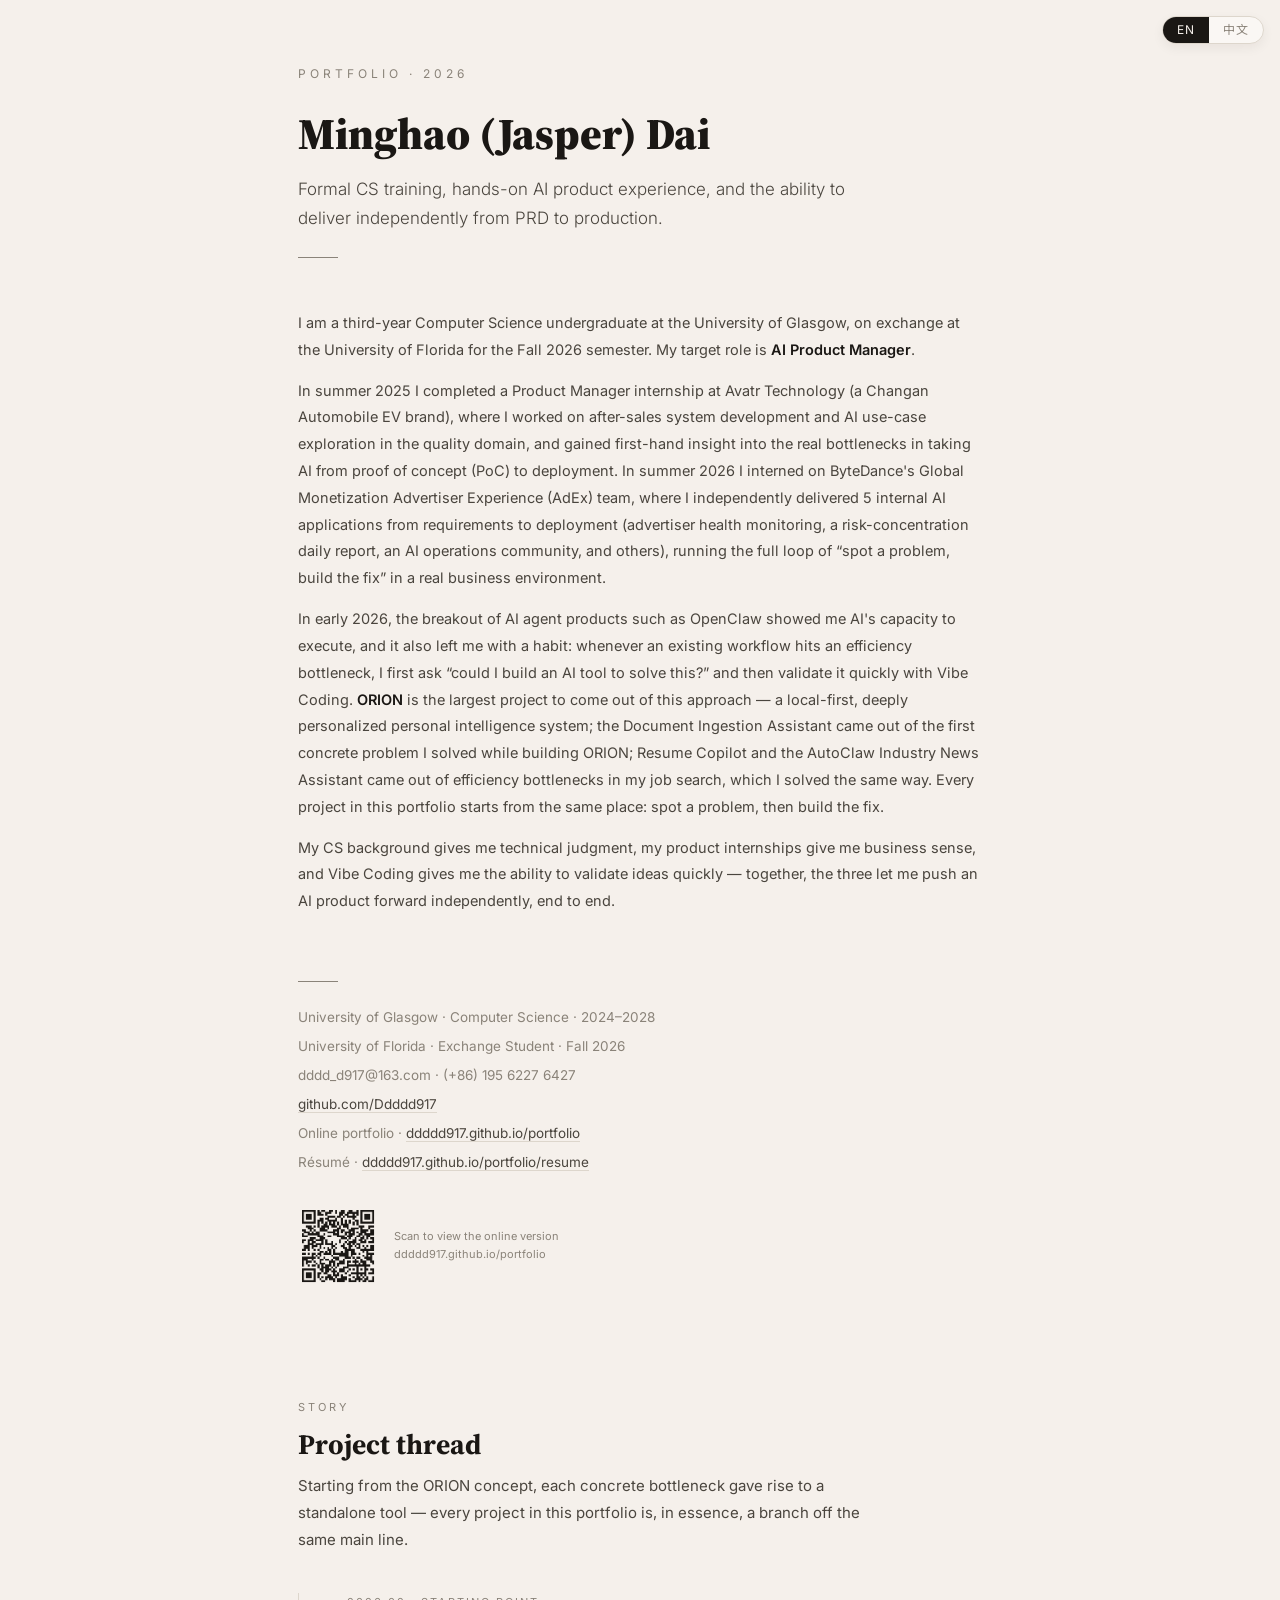
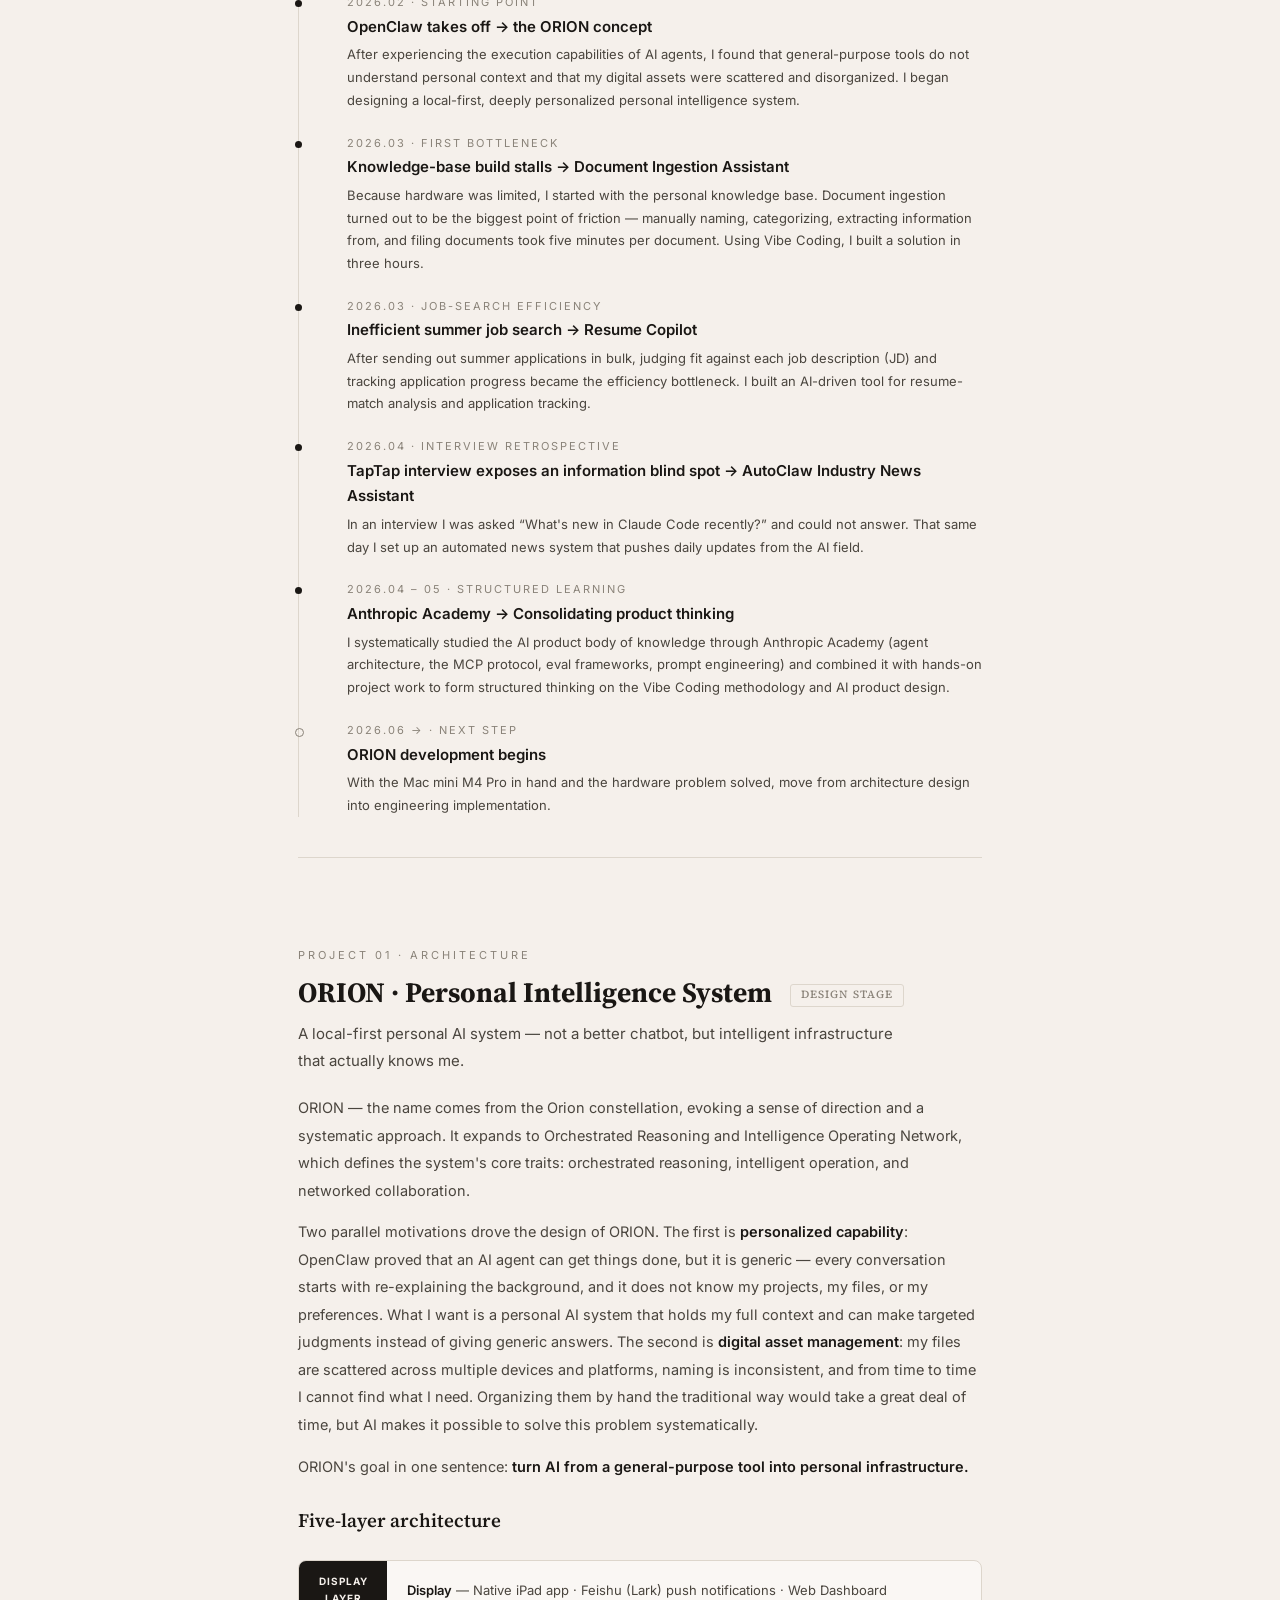
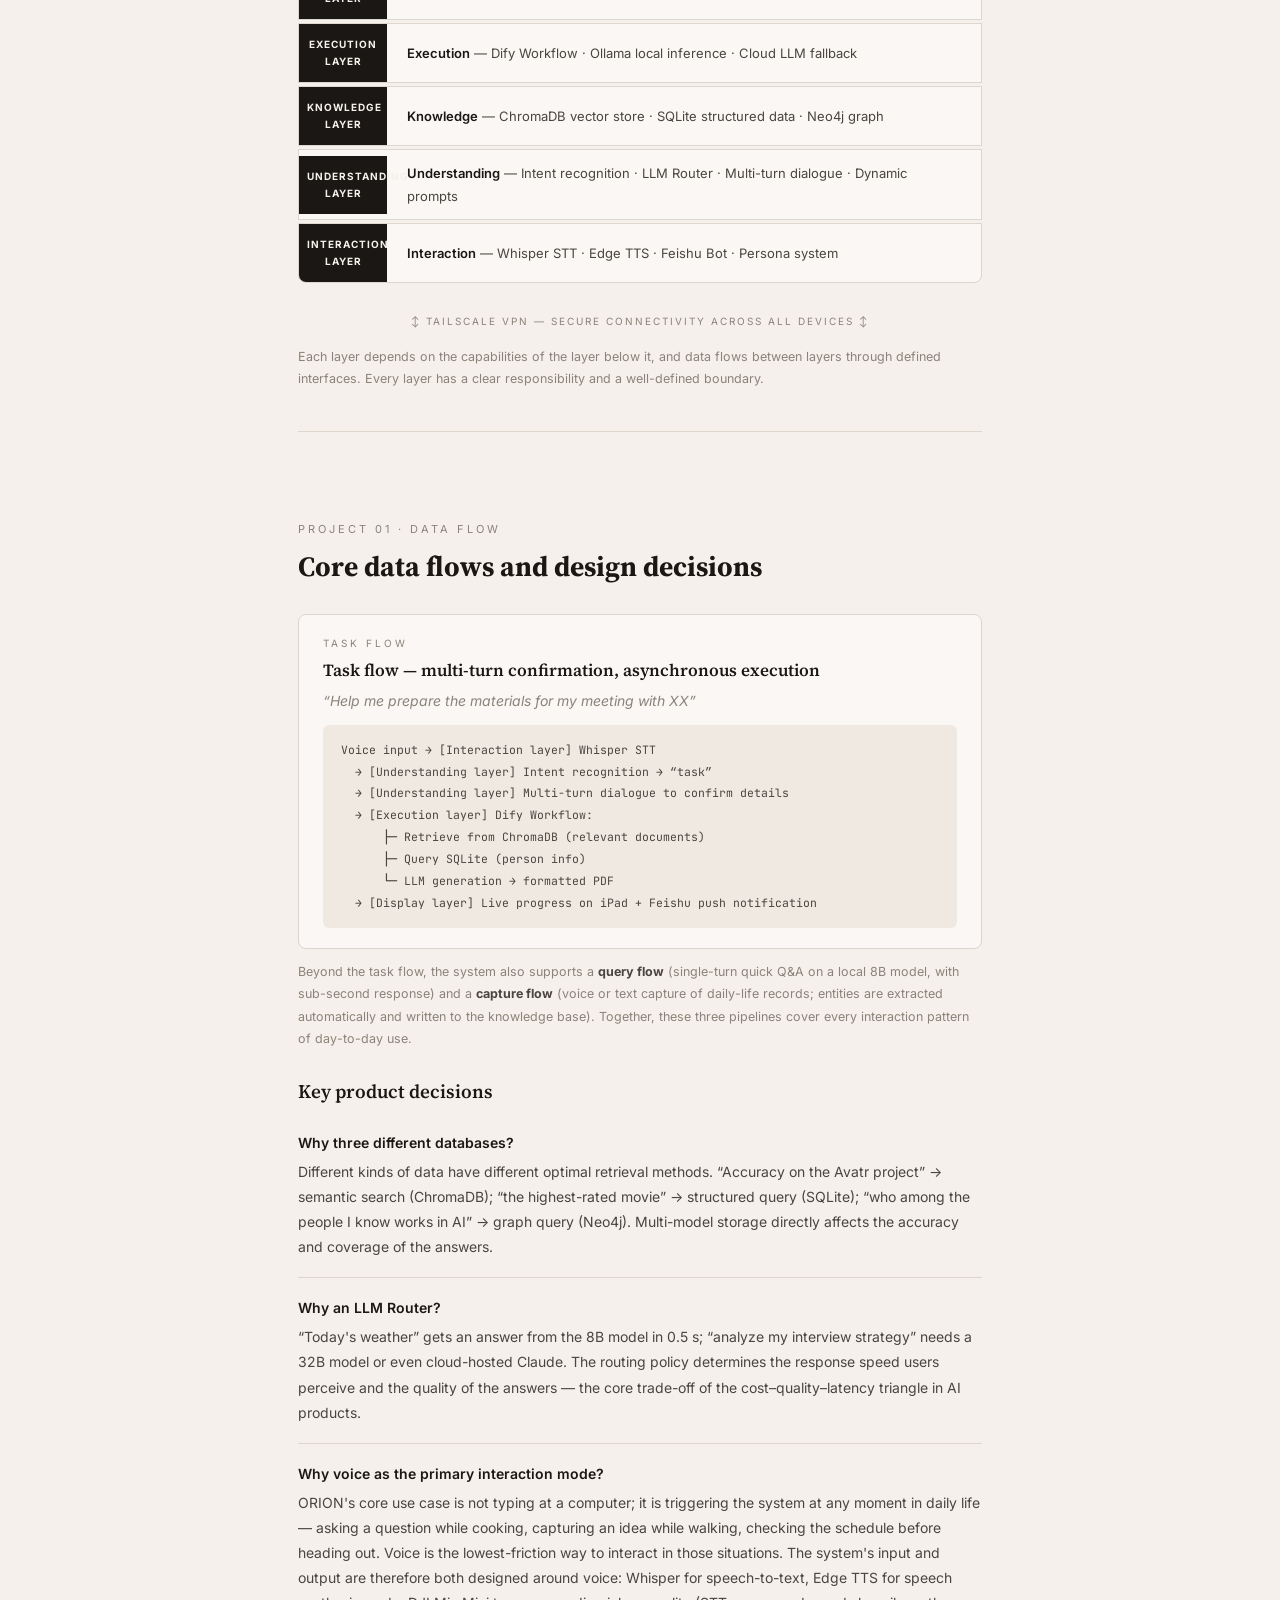
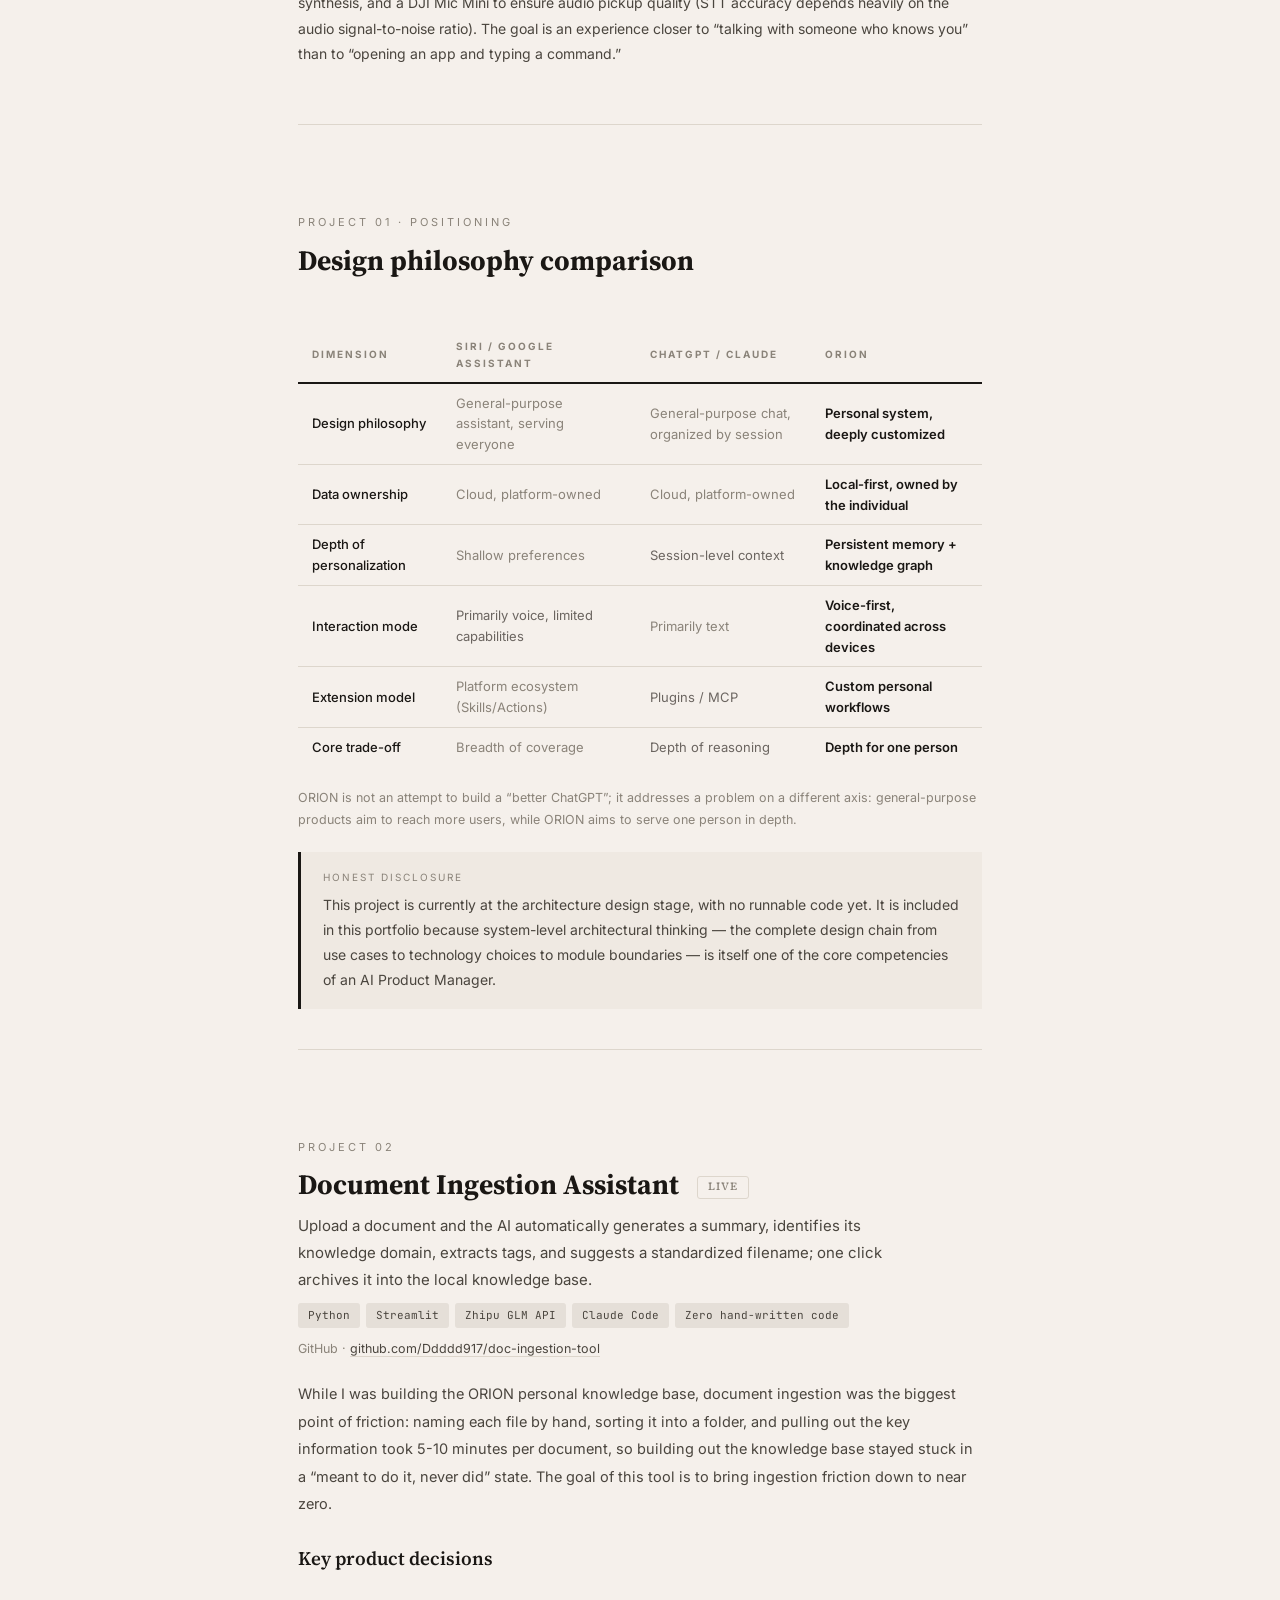
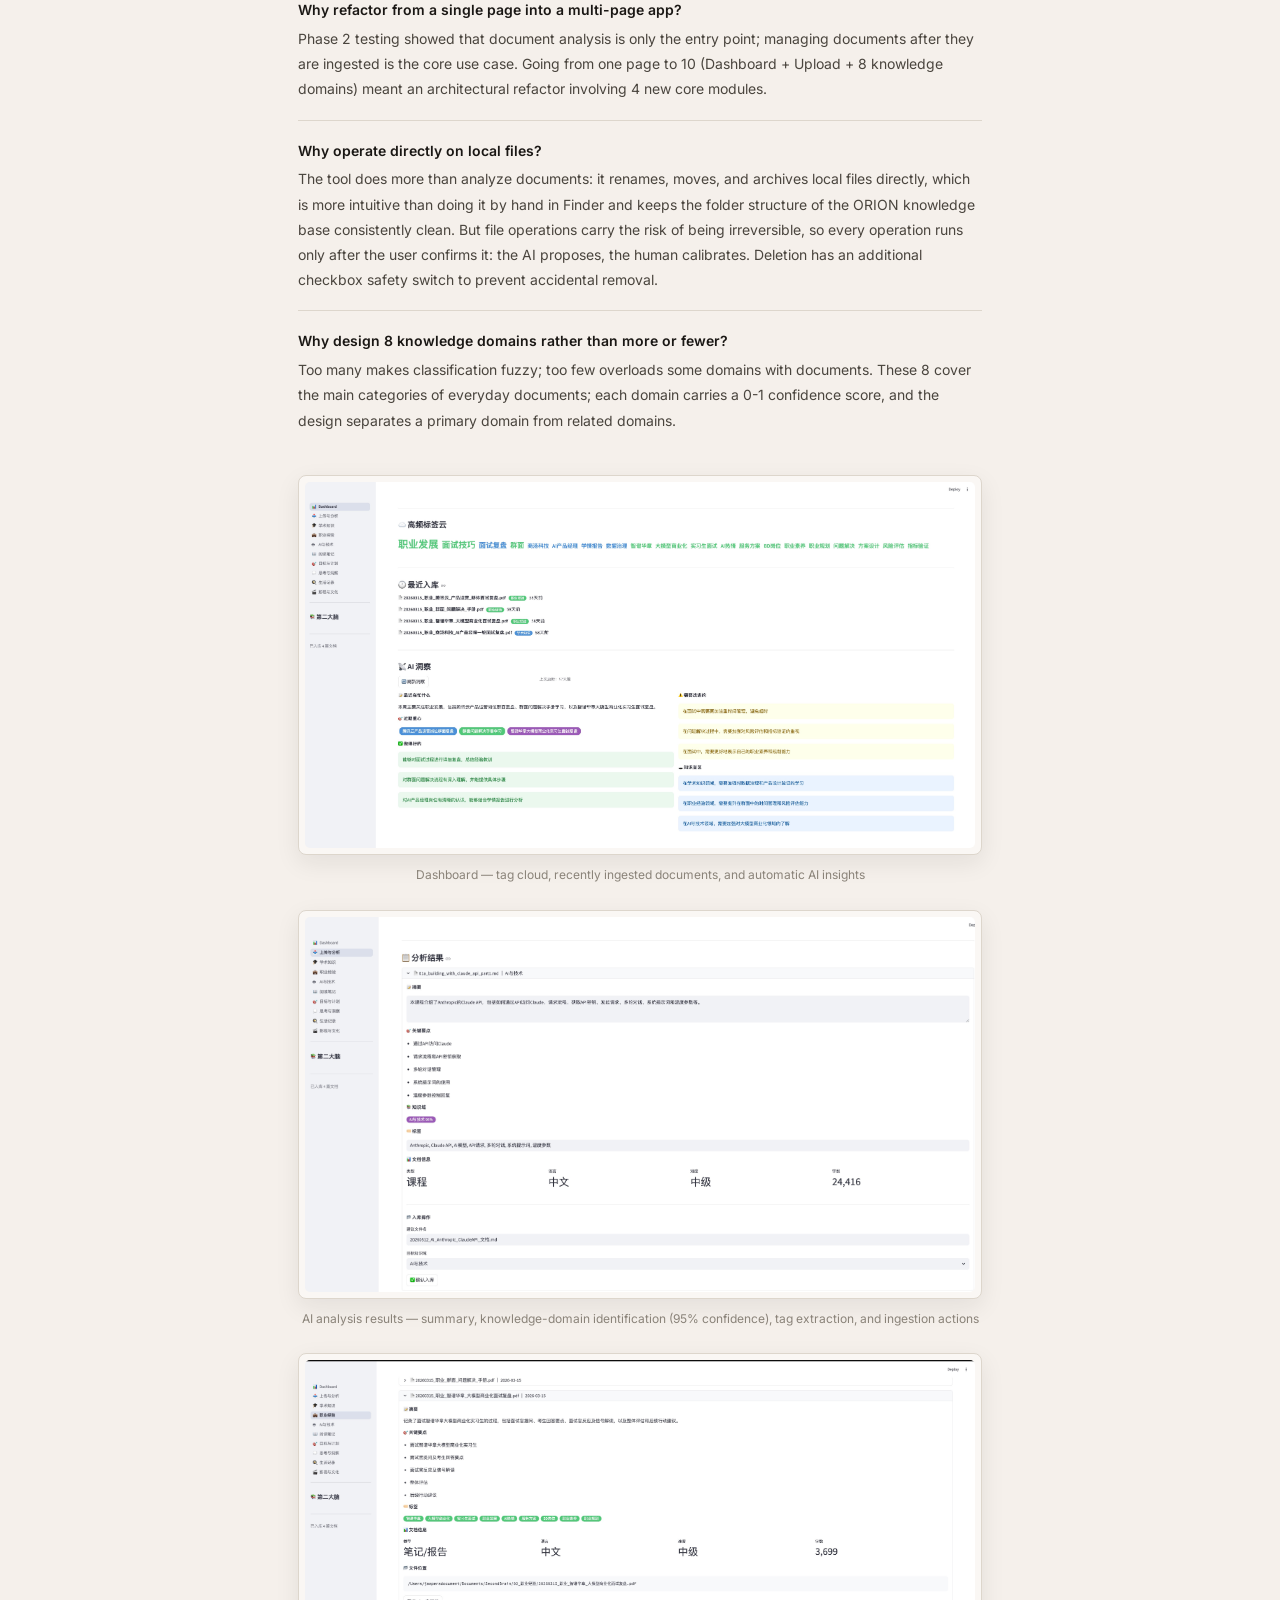
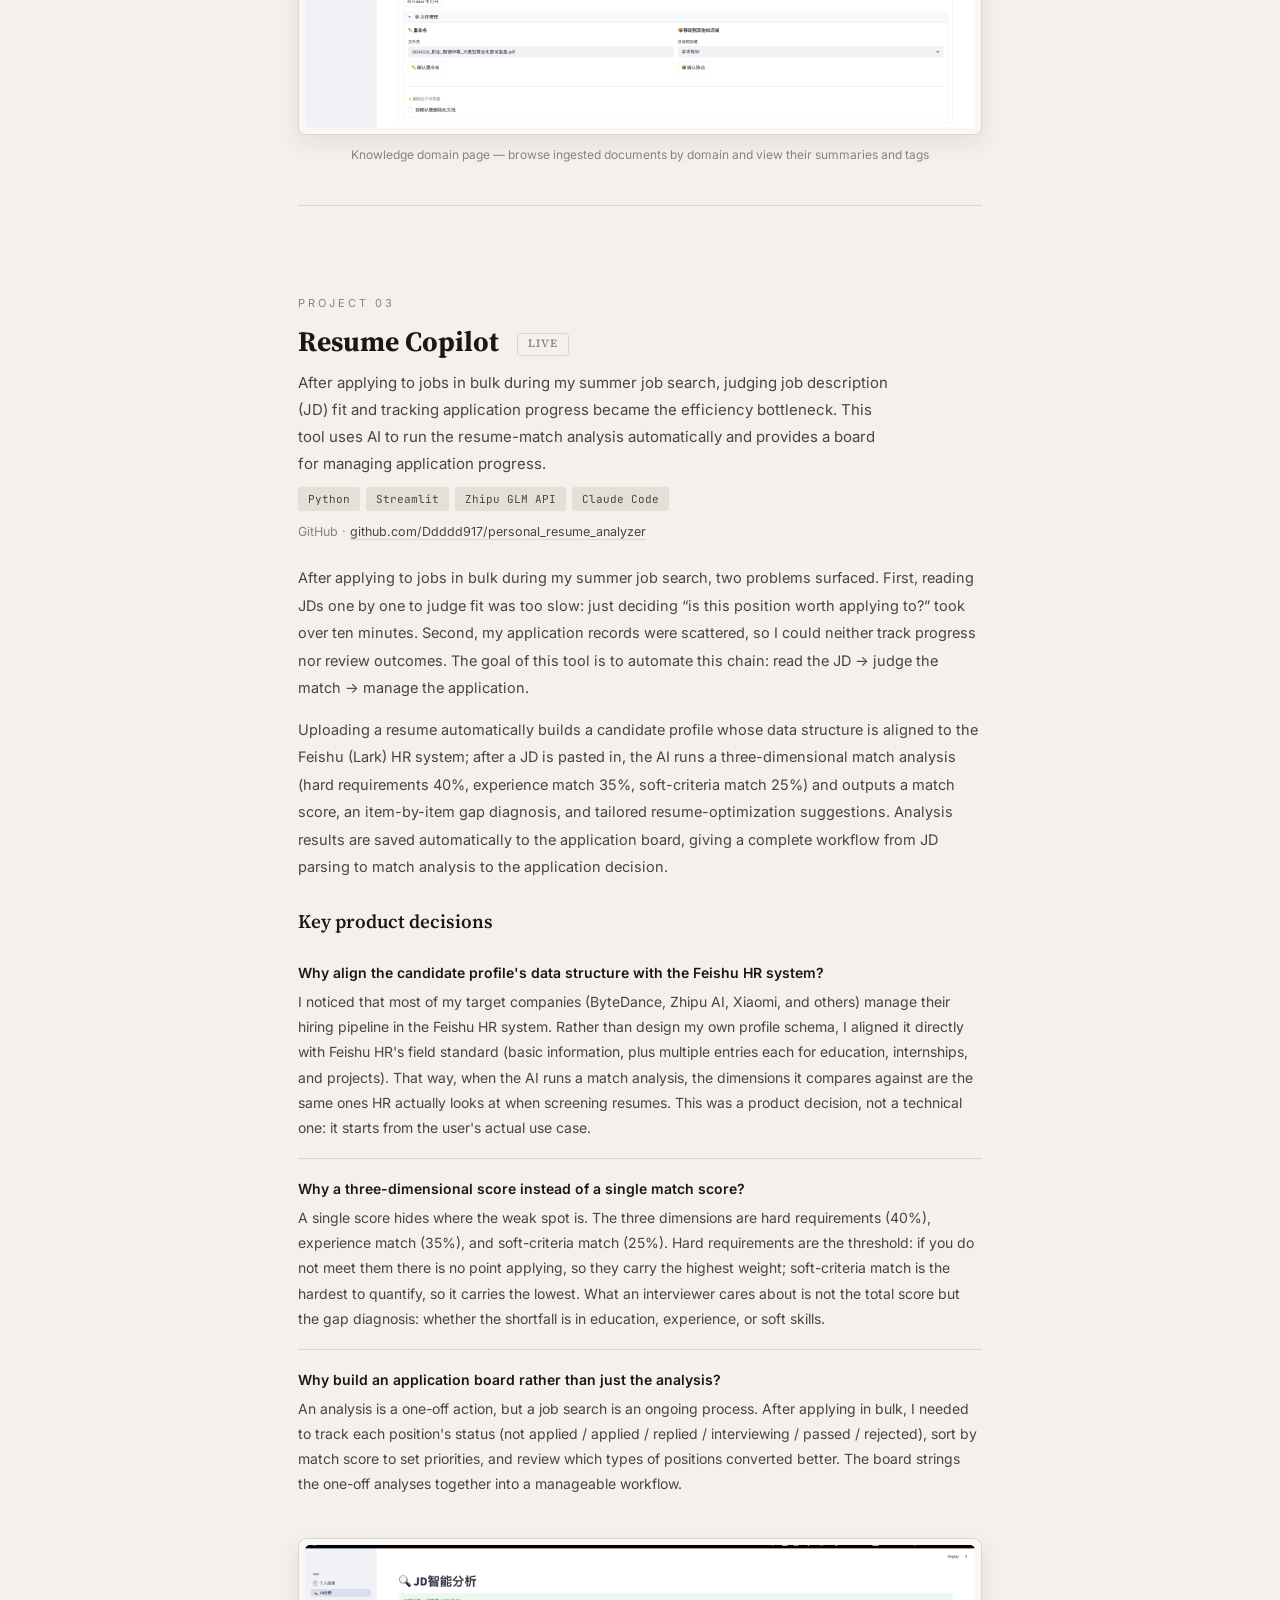
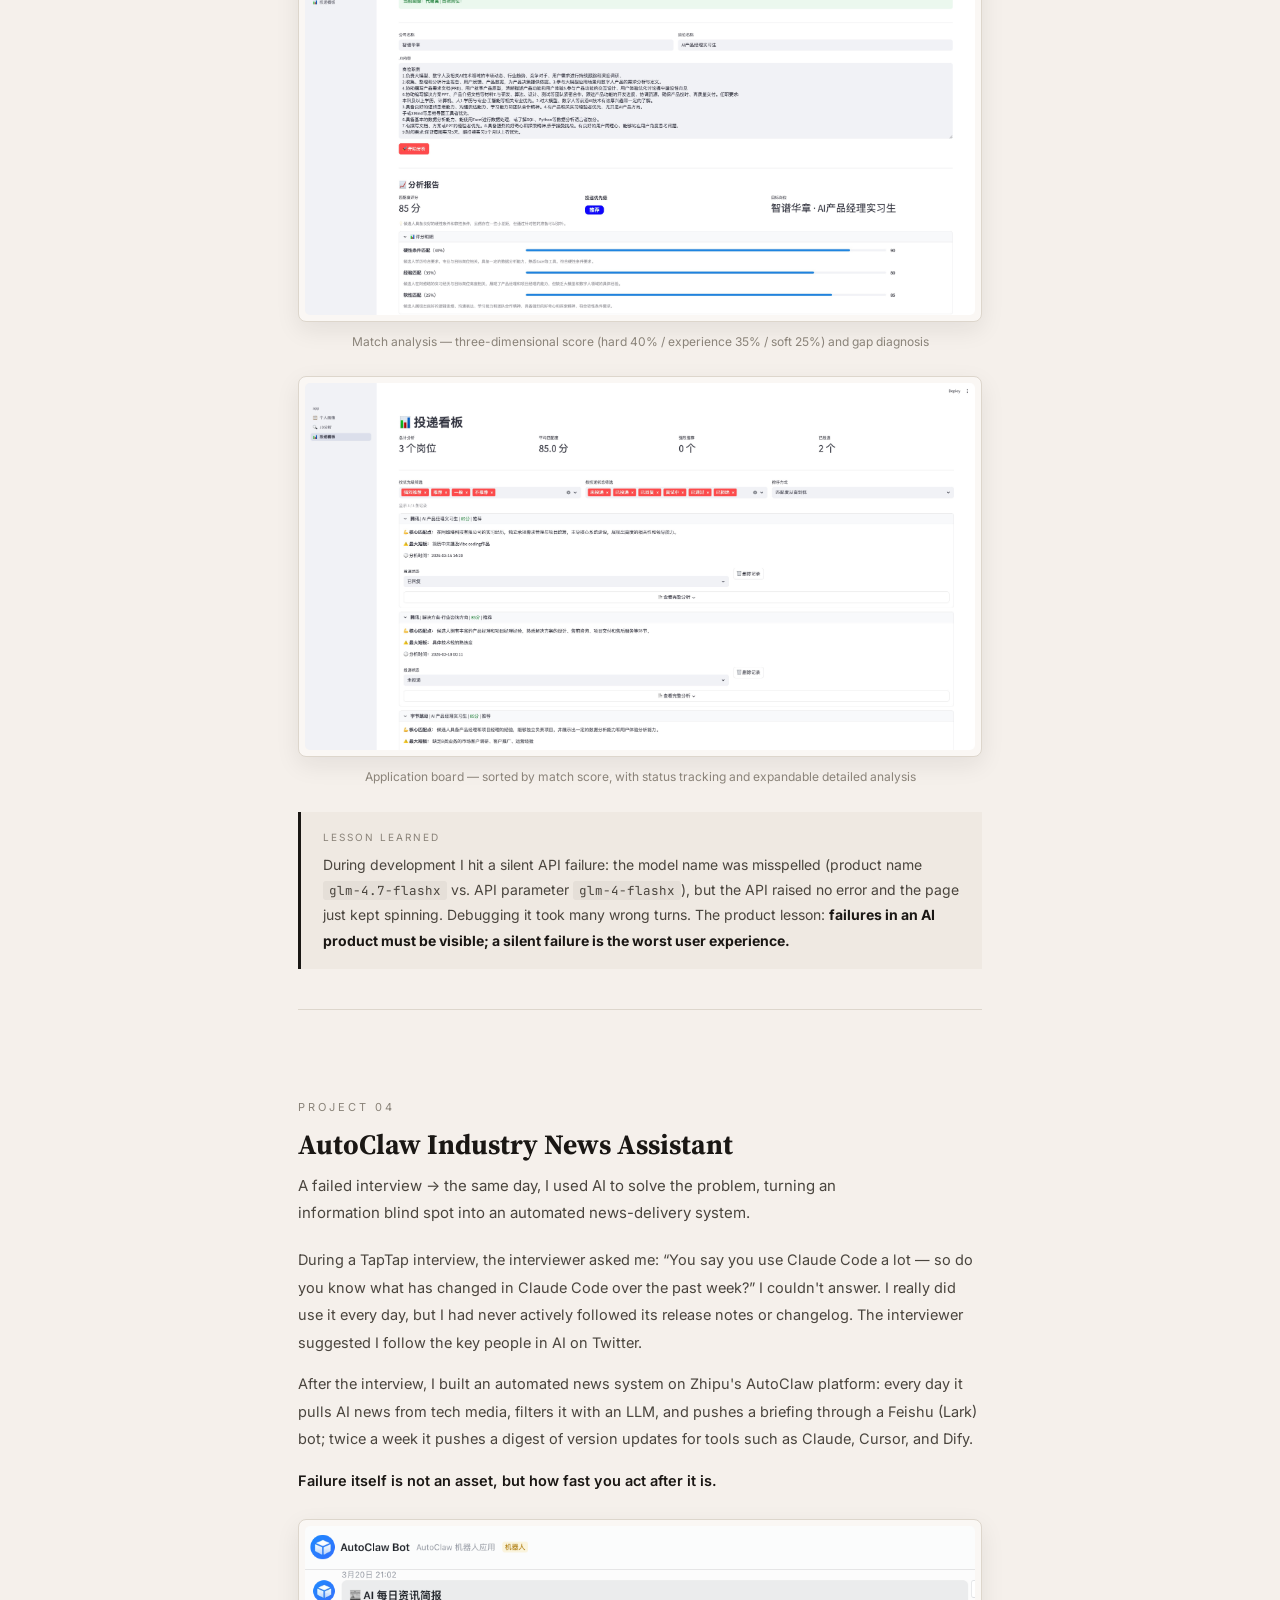
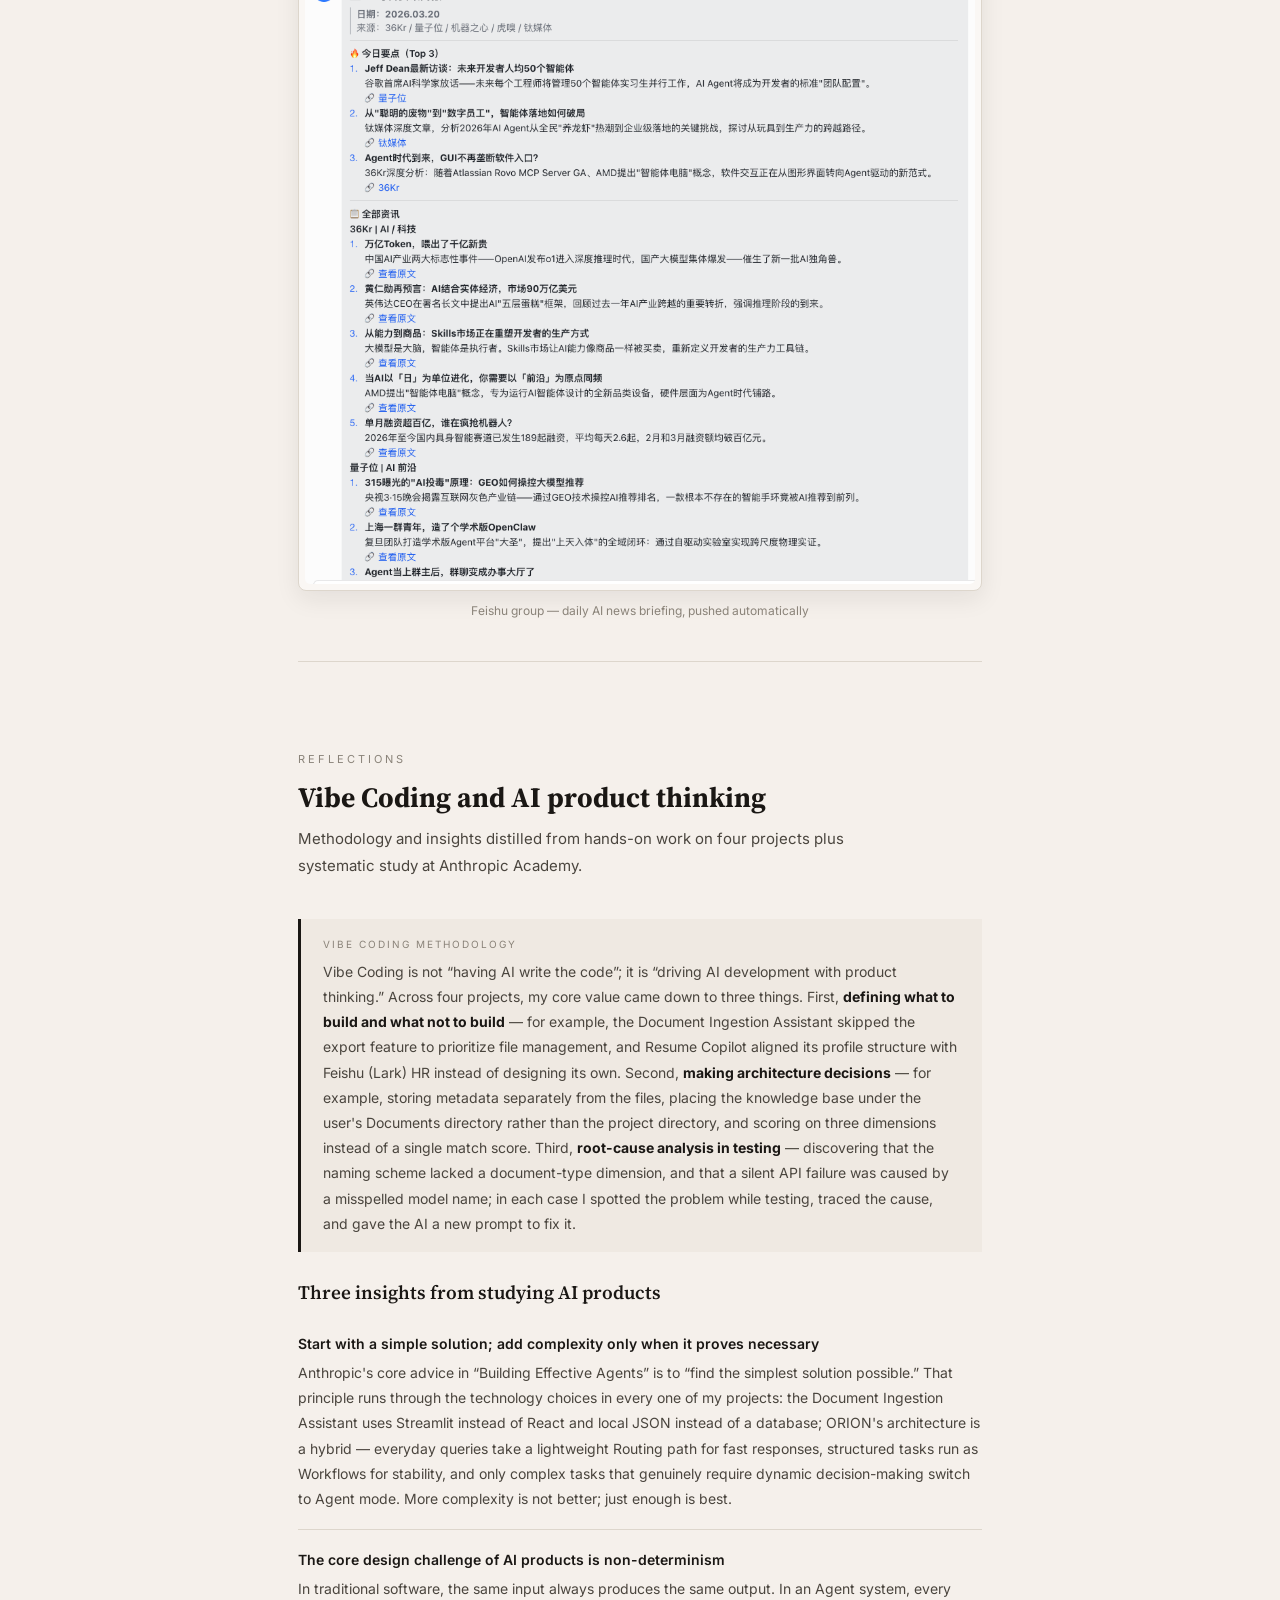
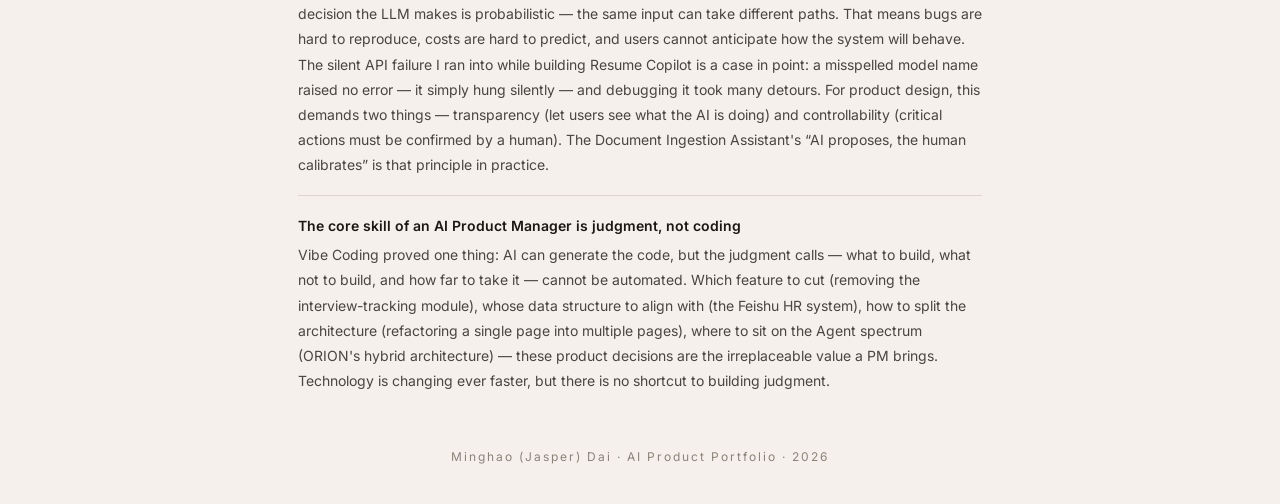
<file: portfolio-2026-05.html>
<!DOCTYPE html>
<html lang="en">
<head>
<meta charset="UTF-8">
<meta name="description" content="Minghao (Jasper) Dai — AI product portfolio: ORION personal intelligence system, Document Ingestion Assistant, Resume Copilot, AutoClaw. Bilingual EN / 中文.">
<meta name="viewport" content="width=device-width, initial-scale=1.0">
<title>Minghao (Jasper) Dai · AI Product Portfolio · 2026</title>
<style>
  @import url('https://fonts.googleapis.com/css2?family=Noto+Serif+SC:wght@400;600;700;900&family=Noto+Sans+SC:wght@300;400;500;700&family=JetBrains+Mono:wght@400;500&family=Inter:wght@300;400;500;600;700&family=Source+Serif+4:opsz,wght@8..60,400;8..60,600;8..60,700&display=swap');

  :root {
    --bg: #f5f0eb;
    --bg-warm: #ece6df;
    --surface: #faf7f4;
    --surface-card: #efe9e2;
    --border: #ddd6cc;
    --text: #1a1714;
    --text-dim: #4a453e;
    --text-muted: #8a8379;
    --accent: #1a1714;
    --accent-soft: #6b6560;
    --tag-bg: #e5dfd8;
    --shadow-sm: 0 1px 2px rgba(26,23,20,0.04);
    --shadow-md: 0 4px 12px rgba(26,23,20,0.06);
    --shadow-lg: 0 8px 24px rgba(26,23,20,0.08);
  }

  * { margin: 0; padding: 0; box-sizing: border-box; }

  body {
    font-family: 'Inter', 'Noto Sans SC', -apple-system, sans-serif;
    background: var(--bg);
    color: var(--text);
    line-height: 1.8;
    font-size: 15px;
    -webkit-font-smoothing: antialiased;
  }

  .container {
    max-width: 780px;
    margin: 0 auto;
    padding: 0 48px;
  }

  /* ===== COVER (含简介) ===== */
  .cover {
    min-height: 100vh;
    display: flex;
    flex-direction: column;
    justify-content: center;
    padding: 64px 48px;
    max-width: 780px;
    margin: 0 auto;
  }

  .cover-eyebrow {
    font-size: 12px;
    letter-spacing: 4px;
    text-transform: uppercase;
    color: var(--text-muted);
    margin-bottom: 24px;
  }

  .cover-name {
    font-family: 'Source Serif 4', 'Noto Serif SC', serif;
    font-size: 44px;
    font-weight: 900;
    line-height: 1.2;
    margin-bottom: 14px;
    color: var(--text);
  }

  .cover-name .name-en {
    font-size: 28px;
    font-weight: 400;
    color: var(--text-muted);
    letter-spacing: 1px;
  }

  .cover-tagline {
    font-size: 17px;
    font-weight: 300;
    color: var(--text-dim);
    line-height: 1.7;
    max-width: 560px;
  }

  .cover-bio {
    margin: 28px 0;
  }

  .cover-bio p {
    font-size: 14.5px;
    color: var(--text-dim);
    line-height: 1.85;
    margin-bottom: 14px;
  }

  .cover-bio p strong {
    color: var(--text);
    font-weight: 600;
  }

  .cover-bio p:last-child { margin-bottom: 0; }

  .cover-meta {
    display: flex;
    flex-direction: column;
    gap: 6px;
    font-size: 13.5px;
    color: var(--text-muted);
  }

  .cover-meta a {
    color: var(--text-dim);
    text-decoration: none;
    border-bottom: 1px solid var(--border);
  }

  .cover-divider {
    width: 40px;
    height: 1px;
    background: var(--text-muted);
    margin: 24px 0;
  }

  /* ===== SECTIONS ===== */
  .section {
    padding: 48px 0 20px;
  }

  .section-eyebrow {
    font-size: 11px;
    letter-spacing: 3px;
    text-transform: uppercase;
    color: var(--text-muted);
    margin-bottom: 10px;
  }

  .section-title {
    font-family: 'Source Serif 4', 'Noto Serif SC', serif;
    font-size: 28px;
    font-weight: 700;
    margin-bottom: 8px;
    line-height: 1.35;
  }

  .section-desc {
    font-size: 15px;
    color: var(--text-dim);
    max-width: 600px;
    line-height: 1.8;
  }

  /* ===== STATUS BADGE ===== */
  .status {
    display: inline-block;
    font-size: 11px;
    letter-spacing: 1px;
    text-transform: uppercase;
    padding: 3px 10px;
    border: 1px solid var(--border);
    border-radius: 3px;
    color: var(--text-muted);
    margin-left: 12px;
    vertical-align: middle;
    font-weight: 500;
  }

  /* ===== ARCH STACK ===== */
  .arch-stack {
    margin: 24px 0;
    display: flex;
    flex-direction: column;
    gap: 3px;
  }

  .arch-layer {
    display: grid;
    grid-template-columns: 88px 1fr;
    align-items: center;
    background: var(--surface);
    border: 1px solid var(--border);
    transition: background 0.2s;
  }

  .arch-layer:first-child { border-radius: 8px 8px 0 0; }
  .arch-layer:last-child { border-radius: 0 0 8px 8px; }

  .arch-layer:hover { background: var(--surface-card); }

  .arch-layer-label {
    padding: 12px 8px;
    font-size: 10px;
    font-weight: 700;
    letter-spacing: 1px;
    text-align: center;
    text-transform: uppercase;
    background: var(--text);
    color: var(--bg);
  }

  .arch-layer:first-child .arch-layer-label { border-radius: 7px 0 0 0; }
  .arch-layer:last-child .arch-layer-label { border-radius: 0 0 0 7px; }

  .arch-layer-content {
    padding: 12px 20px;
    font-size: 13px;
    color: var(--text-dim);
  }

  .arch-layer-content strong {
    color: var(--text);
    font-weight: 600;
  }

  .arch-infra {
    text-align: center;
    font-size: 10px;
    letter-spacing: 2px;
    color: var(--text-muted);
    padding: 6px;
    text-transform: uppercase;
  }

  /* ===== CARDS ===== */
  .card {
    background: var(--surface);
    border: 1px solid var(--border);
    border-radius: 8px;
    padding: 20px 24px;
    margin-bottom: 10px;
  }

  /* ===== FLOW CARD ===== */
  .flow-card {
    background: var(--surface);
    border: 1px solid var(--border);
    border-radius: 8px;
    padding: 20px 24px;
    margin-bottom: 12px;
  }

  .flow-label {
    font-size: 10px;
    letter-spacing: 3px;
    text-transform: uppercase;
    color: var(--text-muted);
    margin-bottom: 4px;
  }

  .flow-title {
    font-family: 'Source Serif 4', 'Noto Serif SC', serif;
    font-size: 17px;
    font-weight: 600;
    margin-bottom: 4px;
  }

  .flow-example {
    font-style: italic;
    color: var(--text-muted);
    margin-bottom: 12px;
    font-size: 14px;
  }

  .flow-steps {
    font-family: 'JetBrains Mono', monospace;
    font-size: 11.5px;
    color: var(--text-dim);
    background: var(--surface-card);
    padding: 14px 18px;
    border-radius: 6px;
    line-height: 1.9;
    white-space: pre-wrap;
  }

  /* ===== DECISION ===== */
  .decision {
    padding: 18px 0;
    border-bottom: 1px solid var(--border);
  }

  .decision:last-child { border-bottom: none; }
  .decision:has(+ :not(.decision)) { border-bottom: none; }

  .decision-q {
    font-size: 14px;
    font-weight: 600;
    color: var(--text);
    margin-bottom: 4px;
  }

  .decision-a {
    font-size: 14px;
    color: var(--text-dim);
    line-height: 1.8;
  }

  /* ===== TABLE ===== */
  table {
    width: 100%;
    border-collapse: collapse;
    margin: 20px 0;
    font-size: 13px;
  }

  th {
    text-align: left;
    padding: 10px 14px;
    font-size: 10px;
    letter-spacing: 2px;
    text-transform: uppercase;
    color: var(--text-muted);
    border-bottom: 2px solid var(--text);
  }

  td {
    padding: 9px 14px;
    border-bottom: 1px solid var(--border);
    color: var(--text-dim);
    line-height: 1.6;
  }

  td:first-child { color: var(--text); font-weight: 500; }
  tr:last-child td { border-bottom: none; }

  .tbl-yes { font-weight: 600; color: var(--text); }
  .tbl-no { color: var(--text-muted); }
  .tbl-partial { color: var(--accent-soft); }

  /* ===== SCREENSHOT ===== */
  .screenshot-wrap {
    margin: 24px 0;
  }

  .screenshot-frame {
    background: var(--surface);
    border: 1px solid var(--border);
    border-radius: 8px;
    padding: 6px;
    box-shadow: var(--shadow-lg);
  }

  .screenshot-frame img {
    width: 100%;
    border-radius: 5px;
    display: block;
  }

  .screenshot-caption {
    margin-top: 10px;
    font-size: 12px;
    color: var(--text-muted);
    text-align: center;
  }

  /* ===== TAGS ===== */
  .tags {
    display: flex;
    flex-wrap: wrap;
    gap: 6px;
    margin: 10px 0;
  }

  .tag {
    font-family: 'JetBrains Mono', monospace;
    font-size: 11px;
    padding: 3px 10px;
    background: var(--tag-bg);
    color: var(--text-dim);
    border-radius: 3px;
  }

  /* ===== INSIGHT ===== */
  .insight {
    background: var(--surface-card);
    border-left: 3px solid var(--text);
    padding: 16px 22px;
    margin: 20px 0;
    font-size: 14px;
    line-height: 1.8;
    color: var(--text-dim);
  }

  .insight-label {
    font-size: 10px;
    letter-spacing: 2px;
    text-transform: uppercase;
    color: var(--text-muted);
    margin-bottom: 6px;
  }

  /* ===== TIMELINE ===== */
  .timeline {
    margin: 20px 0;
    padding-left: 20px;
    border-left: 1px solid var(--border);
  }

  .timeline-item {
    position: relative;
    padding: 0 0 22px 28px;
  }

  .timeline-item:last-child { padding-bottom: 0; }

  .timeline-item::before {
    content: '';
    position: absolute;
    left: -24px;
    top: 7px;
    width: 7px;
    height: 7px;
    border-radius: 50%;
    background: var(--text);
  }

  .timeline-item.future::before {
    background: none;
    border: 1.5px solid var(--text-muted);
  }

  .timeline-date {
    font-size: 11px;
    letter-spacing: 2px;
    color: var(--text-muted);
    text-transform: uppercase;
  }

  .timeline-title {
    font-weight: 600;
    font-size: 15px;
    margin: 2px 0 4px;
    color: var(--text);
  }

  .timeline-desc {
    font-size: 13px;
    color: var(--text-dim);
    line-height: 1.75;
  }

  /* ===== PROSE ===== */
  .prose p {
    font-size: 14.5px;
    color: var(--text-dim);
    line-height: 1.9;
    margin-bottom: 14px;
  }

  .prose p:last-child { margin-bottom: 0; }

  .prose p strong {
    color: var(--text);
    font-weight: 600;
  }

  /* ===== SUB HEADING ===== */
  .sub-heading {
    font-family: 'Source Serif 4', 'Noto Serif SC', serif;
    font-size: 19px;
    font-weight: 600;
    margin-top: 24px;
    margin-bottom: 6px;
    color: var(--text);
  }

  .note {
    font-size: 12.5px;
    color: var(--text-muted);
    line-height: 1.8;
    margin-top: 10px;
  }

  /* ===== DIVIDERS ===== */
  .sep {
    border: none;
    border-top: 1px solid var(--border);
    margin: 40px 0;
  }

  /* ===== FOOTER ===== */
  .footer {
    text-align: center;
    padding: 36px 48px;
    font-size: 12px;
    color: var(--text-muted);
    letter-spacing: 2px;
  }

  /* ===== PRINT HEADER (fallback) ===== */
  .print-header {
    display: none;
  }

  /* ===== PRINT ===== */
  @media print {
    @page {
      size: A4;
      margin: 18mm 14mm;
      @top-right {
        content: "ddddd917.github.io/portfolio";
        font-size: 8px;
        color: #8a8379;
      }
    }

    .print-header {
      display: block;
      position: fixed;
      top: 0;
      right: 0;
      font-size: 8px;
      color: #8a8379;
      padding: 4px 8px;
      letter-spacing: 0.5px;
    }

    /* 保留背景色与组件配色 */
    body {
      background: #f5f0eb !important;
      -webkit-print-color-adjust: exact !important;
      print-color-adjust: exact !important;
      color-adjust: exact !important;
    }

    .arch-layer,
    .arch-layer-label,
    .arch-layer-content,
    .tag,
    .insight,
    .flow-card,
    .flow-steps,
    .card,
    .screenshot-frame,
    .status,
    table th,
    table td {
      -webkit-print-color-adjust: exact !important;
      print-color-adjust: exact !important;
      color-adjust: exact !important;
    }

    /* 封面独占第一页 */
    .cover {
      min-height: auto !important;
      page-break-after: always !important;
      break-after: page !important;
      padding: 36px 48px !important;
    }

    /* 每个项目（含项目脉络）从新页开始 */
    .project-start {
      page-break-before: always !important;
      break-before: page !important;
    }

    /* sep 不再强制分页，避免额外空白；本身也压平 */
    .sep {
      border: none !important;
      margin: 16px 0 !important;
      page-break-before: auto !important;
      break-before: auto !important;
    }

    /* 关键组件不跨页断裂 */
    .decision,
    .card,
    .flow-card,
    .insight,
    .screenshot-wrap,
    .arch-stack,
    .timeline-item,
    table {
      page-break-inside: avoid !important;
      break-inside: avoid !important;
    }

    .screenshot-frame { box-shadow: none; }
  }

  /* ===== i18n: EN first, ZH toggle ===== */
  body[data-lang="en"] .zh { display: none !important; }
  body[data-lang="zh"] .en { display: none !important; }
  body[data-lang="en"] { line-height: 1.7; }
  .lang-toggle {
    position: fixed; top: 16px; right: 16px; z-index: 100;
    display: inline-flex; border: 1px solid var(--border); border-radius: 999px;
    background: var(--surface); box-shadow: var(--shadow-md); overflow: hidden;
    font-family: 'Inter', 'Noto Sans SC', sans-serif; font-size: 12px;
  }
  .lang-toggle button {
    border: 0; background: transparent; padding: 7px 14px; cursor: pointer;
    color: var(--text-muted); font: inherit; letter-spacing: 1px; line-height: 1;
  }
  .lang-toggle button[aria-pressed="true"] { background: var(--text); color: var(--bg); }
  .lang-toggle button:focus-visible { outline: 2px solid var(--text); outline-offset: -2px; }
  @media print { .lang-toggle { display: none !important; } }
  @media (max-width: 640px) { .lang-toggle { top: 10px; right: 10px; } }
</style>
</head>
<body data-lang="en">

<div class="print-header">ddddd917.github.io/portfolio</div>


<div class="lang-toggle" role="group" aria-label="Language / 语言">
  <button type="button" data-set-lang="en" aria-pressed="true" lang="en">EN</button>
  <button type="button" data-set-lang="zh" aria-pressed="false" lang="zh-CN">中文</button>
</div>
<!-- ==================== 第一屏：封面 + 个人简介 ==================== -->
<div class="cover">
  <div class="cover-eyebrow">Portfolio · 2026</div>
  <h1 class="cover-name en">Minghao (Jasper) Dai</h1>
  <h1 class="cover-name zh">代明昊 <span class="name-en">· Jasper</span></h1>
  <p class="cover-tagline en">Formal CS training, hands-on AI product experience, and the ability to deliver independently from PRD to production.</p>
  <p class="cover-tagline zh">CS 科班，AI 产品实战经验，从 PRD 到上线的独立交付能力。</p>

  <div class="cover-divider"></div>

  <div class="cover-bio">
    <p class="en">I am a third-year Computer Science undergraduate at the University of Glasgow, on exchange at the University of Florida for the Fall 2026 semester. My target role is <strong>AI Product Manager</strong>.</p>
    <p class="zh">格拉斯哥大学计算机科学专业大三在读，2026 年秋季学期在佛罗里达大学（University of Florida）交换，职业方向是 <strong>AI 产品经理</strong>。</p>

    <p class="en">In summer 2025 I completed a Product Manager internship at Avatr Technology (a Changan Automobile EV brand), where I worked on after-sales system development and AI use-case exploration in the quality domain, and gained first-hand insight into the real bottlenecks in taking AI from proof of concept (PoC) to deployment. In summer 2026 I interned on ByteDance's Global Monetization Advertiser Experience (AdEx) team, where I independently delivered 5 internal AI applications from requirements to deployment (advertiser health monitoring, a risk-concentration daily report, an AI operations community, and others), running the full loop of “spot a problem, build the fix” in a real business environment.</p>
    <p class="zh">2025 年暑假在阿维塔科技（长安汽车旗下）完成产品经理实习，参与售后系统建设和质量域 AI 场景探索，对 AI 从 PoC 到落地的真实瓶颈有了一手认知。2026 年夏天在字节跳动商业化 AdEx 团队实习，独立从需求到上线交付了 5 个内部 AI 应用（广告主健康度监控、风险浓度日报、AI 运营社区等），把「发现问题就动手做」这件事在真实业务环境里完整跑通了一遍。</p>

    <p class="en">In early 2026, the breakout of AI agent products such as OpenClaw showed me AI's capacity to execute, and it also left me with a habit: whenever an existing workflow hits an efficiency bottleneck, I first ask “could I build an AI tool to solve this?” and then validate it quickly with Vibe Coding. <strong>ORION</strong> is the largest project to come out of this approach — a local-first, deeply personalized personal intelligence system; the Document Ingestion Assistant came out of the first concrete problem I solved while building ORION; Resume Copilot and the AutoClaw Industry News Assistant came out of efficiency bottlenecks in my job search, which I solved the same way. Every project in this portfolio starts from the same place: spot a problem, then build the fix.</p>
    <p class="zh">2026 年初，OpenClaw 等 AI Agent 产品的爆发让我看到了 AI 的执行能力，也让我养成了一个习惯：在现有工作流遇到效率瓶颈时，先想「能不能做一个 AI 工具来解决」，然后用 Vibe Coding 快速验证。<strong>ORION</strong> 是这个思路下最大的一个项目——一个本地优先、深度个性化的个人智能系统；文档入库助手是 ORION 建设过程中解决的第一个具体问题；Resume Copilot 和 AutoClaw 则是求职过程中用同样的方式解决的效率瓶颈。这份作品集里的所有项目，都来自同一个出发点：发现问题，然后动手做。</p>

    <p class="en">My CS background gives me technical judgment, my product internships give me business sense, and Vibe Coding gives me the ability to validate ideas quickly — together, the three let me push an AI product forward independently, end to end.</p>
    <p class="zh">CS 背景提供技术判断力，产品实习提供业务敏感度，Vibe Coding 提供快速验证能力——三者结合让我能在 AI 产品的全链路上独立推进。</p>
  </div>

  <div class="cover-divider"></div>

  <div class="cover-meta">
    <div class="en">University of Glasgow · Computer Science · 2024–2028</div>
    <div class="zh">格拉斯哥大学 · Computer Science · 2024–2028</div>
    <div class="en">University of Florida · Exchange Student · Fall 2026</div>
    <div class="zh">佛罗里达大学 · 交换学生 · 2026 秋季</div>
    <div>dddd_d917@163.com · (+86) 195 6227 6427</div>
    <div><a href="https://github.com/Ddddd917">github.com/Ddddd917</a></div>
    <div class="en">Online portfolio · <a href="https://ddddd917.github.io/portfolio/">ddddd917.github.io/portfolio</a></div>
    <div class="zh">在线作品集 · <a href="https://ddddd917.github.io/portfolio/">ddddd917.github.io/portfolio</a></div>
    <div><span class="en">Résumé · </span><span class="zh">简历 · </span><a href="resume/">ddddd917.github.io/portfolio/resume</a></div>
  </div>

  <div style="margin-top: 32px; display: flex; align-items: center; gap: 16px;">
    <img src="[data-uri]" alt="QR code for the online portfolio" style="width: 80px; height: 80px; border-radius: 4px;">
    <div class="en" style="font-size: 11px; color: var(--text-muted); line-height: 1.6;">
      Scan to view the online version<br>
      ddddd917.github.io/portfolio
    </div>
    <div class="zh" style="font-size: 11px; color: var(--text-muted); line-height: 1.6;">
      扫码查看在线版<br>
      ddddd917.github.io/portfolio
    </div>
  </div>
</div>


<div class="container">
<!-- ==================== 项目脉络 ==================== -->
  <div class="section project-start">
    <div class="section-eyebrow">Story</div>
    <h2 class="section-title en">Project thread</h2>
    <h2 class="section-title zh">项目脉络</h2>
    <p class="section-desc en">Starting from the ORION concept, each concrete bottleneck gave rise to a standalone tool — every project in this portfolio is, in essence, a branch off the same main line.</p>
    <p class="section-desc zh">从 ORION 的构想出发，每一个具体瓶颈都催生了一个独立工具——这份作品集里的所有项目，本质上是同一条主线上的分支。</p>
  </div>

  <div class="timeline">
    <div class="timeline-item">
      <div class="timeline-date en">2026.02 · Starting point</div>
      <div class="timeline-date zh">2026.02 · 起点</div>
      <div class="timeline-title en">OpenClaw takes off → the ORION concept</div>
      <div class="timeline-title zh">OpenClaw 爆火 → ORION 构想</div>
      <div class="timeline-desc en">After experiencing the execution capabilities of AI agents, I found that general-purpose tools do not understand personal context and that my digital assets were scattered and disorganized. I began designing a local-first, deeply personalized personal intelligence system.</div>
      <div class="timeline-desc zh">体验 AI Agent 的执行能力后，发现通用工具不了解个人上下文、数字资产分散混乱。开始设计一个本地优先、深度个性化的个人智能系统。</div>
    </div>
    <div class="timeline-item">
      <div class="timeline-date en">2026.03 · First bottleneck</div>
      <div class="timeline-date zh">2026.03 · 第一个瓶颈</div>
      <div class="timeline-title en">Knowledge-base build stalls → Document Ingestion Assistant</div>
      <div class="timeline-title zh">知识库搭建受阻 → 文档智能入库助手</div>
      <div class="timeline-desc en">Because hardware was limited, I started with the personal knowledge base. Document ingestion turned out to be the biggest point of friction — manually naming, categorizing, extracting information from, and filing documents took five minutes per document. Using Vibe Coding, I built a solution in three hours.</div>
      <div class="timeline-desc zh">硬件设备受限，先搭建个人知识库。发现文档入库是最大摩擦点——手动命名、分类、提取信息，管理文档，每个文档耗时5分钟。用 Vibe Coding 三小时做出解决方案。</div>
    </div>
    <div class="timeline-item">
      <div class="timeline-date en">2026.03 · Job-search efficiency</div>
      <div class="timeline-date zh">2026.03 · 求职效率</div>
      <div class="timeline-title en">Inefficient summer job search → Resume Copilot</div>
      <div class="timeline-title zh">暑期求职效率低 → Resume Copilot</div>
      <div class="timeline-desc en">After sending out summer applications in bulk, judging fit against each job description (JD) and tracking application progress became the efficiency bottleneck. I built an AI-driven tool for resume-match analysis and application tracking.</div>
      <div class="timeline-desc zh">暑期求职批量投递后，JD 匹配度判断和投递进度管理成了效率瓶颈。做了一个 AI 驱动的简历匹配分析 + 投递管理工具。</div>
    </div>
    <div class="timeline-item">
      <div class="timeline-date en">2026.04 · Interview retrospective</div>
      <div class="timeline-date zh">2026.04 · 面试复盘</div>
      <div class="timeline-title en">TapTap interview exposes an information blind spot → AutoClaw Industry News Assistant</div>
      <div class="timeline-title zh">TapTap 面试暴露信息盲区 → AutoClaw 资讯助手</div>
      <div class="timeline-desc en">In an interview I was asked “What's new in Claude Code recently?” and could not answer. That same day I set up an automated news system that pushes daily updates from the AI field.</div>
      <div class="timeline-desc zh">面试被问「Claude Code 最近有什么更新」答不上来。当天搭建自动化资讯系统，每日推送 AI 领域动态。</div>
    </div>
    <div class="timeline-item">
      <div class="timeline-date en">2026.04 – 05 · Structured learning</div>
      <div class="timeline-date zh">2026.04 – 05 · 系统学习</div>
      <div class="timeline-title en">Anthropic Academy → Consolidating product thinking</div>
      <div class="timeline-title zh">Anthropic Academy → 产品思考沉淀</div>
      <div class="timeline-desc en">I systematically studied the AI product body of knowledge through Anthropic Academy (agent architecture, the MCP protocol, eval frameworks, prompt engineering) and combined it with hands-on project work to form structured thinking on the Vibe Coding methodology and AI product design.</div>
      <div class="timeline-desc zh">基于 Anthropic Academy 系统学习 AI 产品知识体系（Agent 架构、MCP 协议、Eval 框架、Prompt Engineering），结合项目实践形成对 Vibe Coding 方法论和 AI 产品设计的结构化思考。</div>
    </div>
    <div class="timeline-item future">
      <div class="timeline-date en">2026.06 → · Next step</div>
      <div class="timeline-date zh">2026.06 → · 下一步</div>
      <div class="timeline-title en">ORION development begins</div>
      <div class="timeline-title zh">ORION 开发启动</div>
      <div class="timeline-desc en">With the Mac mini M4 Pro in hand and the hardware problem solved, move from architecture design into engineering implementation.</div>
      <div class="timeline-desc zh">Mac mini M4 Pro 到手，硬件问题解决，从架构设计进入工程实现。</div>
    </div>
  </div>

  <hr class="sep">


<!-- ==================== PROJECT 01 · ORION ==================== -->
  <div class="section project-start">
    <div class="section-eyebrow">Project 01 · Architecture</div>
    <h2 class="section-title en">ORION · Personal Intelligence System <span class="status">Design stage</span></h2>
    <h2 class="section-title zh">ORION · 个人智能系统 <span class="status">设计阶段</span></h2>
    <p class="section-desc en">A local-first personal AI system — not a better chatbot, but intelligent infrastructure that actually knows me.</p>
    <p class="section-desc zh">本地优先的个人 AI 系统——不是一个更好的聊天机器人，而是一个真正了解我的智能基础设施。</p>
  </div>

  <div class="prose">
    <p class="en">ORION — the name comes from the Orion constellation, evoking a sense of direction and a systematic approach. It expands to Orchestrated Reasoning and Intelligence Operating Network, which defines the system's core traits: orchestrated reasoning, intelligent operation, and networked collaboration.</p>
    <p class="zh">ORION——名字来自猎户星座，寓意方向感与系统性。展开为 Orchestrated Reasoning and Intelligence Operating Network，定义了系统的核心特征：编排式推理、智能化运作、网络化协同。</p>

    <p class="en">Two parallel motivations drove the design of ORION. The first is <strong>personalized capability</strong>: OpenClaw proved that an AI agent can get things done, but it is generic — every conversation starts with re-explaining the background, and it does not know my projects, my files, or my preferences. What I want is a personal AI system that holds my full context and can make targeted judgments instead of giving generic answers. The second is <strong>digital asset management</strong>: my files are scattered across multiple devices and platforms, naming is inconsistent, and from time to time I cannot find what I need. Organizing them by hand the traditional way would take a great deal of time, but AI makes it possible to solve this problem systematically.</p>
    <p class="zh">设计 ORION 有两个并行的动机。第一是<strong>能力个性化</strong>：OpenClaw 证明了 AI Agent 能做事，但它是通用的——每次对话都要重新解释背景，不了解我的项目、我的文件、我的偏好。我想要的是一个了解我全部上下文的个人 AI 系统，能做出有针对性的判断而不是通用的回答。第二是<strong>数字资产管理</strong>：文件分散在多个设备和平台，命名不规范，找不到的情况时有发生。按传统方式手动整理需要耗费大量时间，但 AI 让系统性地解决这个问题变得可能了。</p>

    <p class="en">ORION's goal in one sentence: <strong>turn AI from a general-purpose tool into personal infrastructure.</strong></p>
    <p class="zh">一句话概括 ORION 的目标：<strong>让 AI 从通用工具变成个人基础设施。</strong></p>
  </div>

  <h3 class="sub-heading en">Five-layer architecture</h3>
  <h3 class="sub-heading zh">五层架构</h3>

  <div class="arch-stack">
    <div class="arch-layer">
      <div class="arch-layer-label en">Display layer</div>
      <div class="arch-layer-label zh">展示层</div>
      <div class="arch-layer-content en"><strong>Display</strong> — Native iPad app · Feishu (Lark) push notifications · Web Dashboard</div>
      <div class="arch-layer-content zh"><strong>Display</strong> — iPad 原生 App · 飞书推送 · Web Dashboard</div>
    </div>
    <div class="arch-layer">
      <div class="arch-layer-label en">Execution layer</div>
      <div class="arch-layer-label zh">执行层</div>
      <div class="arch-layer-content en"><strong>Execution</strong> — Dify Workflow · Ollama local inference · Cloud LLM fallback</div>
      <div class="arch-layer-content zh"><strong>Execution</strong> — Dify Workflow · Ollama 本地推理 · 云端 LLM 兜底</div>
    </div>
    <div class="arch-layer">
      <div class="arch-layer-label en">Knowledge layer</div>
      <div class="arch-layer-label zh">知识层</div>
      <div class="arch-layer-content en"><strong>Knowledge</strong> — ChromaDB vector store · SQLite structured data · Neo4j graph</div>
      <div class="arch-layer-content zh"><strong>Knowledge</strong> — ChromaDB 向量库 · SQLite 结构化 · Neo4j 图谱</div>
    </div>
    <div class="arch-layer">
      <div class="arch-layer-label en">Understanding layer</div>
      <div class="arch-layer-label zh">理解层</div>
      <div class="arch-layer-content en"><strong>Understanding</strong> — Intent recognition · LLM Router · Multi-turn dialogue · Dynamic prompts</div>
      <div class="arch-layer-content zh"><strong>Understanding</strong> — 意图识别 · LLM Router · 多轮对话 · 动态 Prompt</div>
    </div>
    <div class="arch-layer">
      <div class="arch-layer-label en">Interaction layer</div>
      <div class="arch-layer-label zh">交互层</div>
      <div class="arch-layer-content en"><strong>Interaction</strong> — Whisper STT · Edge TTS · Feishu Bot · Persona system</div>
      <div class="arch-layer-content zh"><strong>Interaction</strong> — Whisper STT · Edge TTS · 飞书 Bot · 人格系统</div>
    </div>
  </div>

  <div class="arch-infra en">↕ Tailscale VPN — secure connectivity across all devices ↕</div>
  <div class="arch-infra zh">↕ Tailscale VPN — 全设备安全互联 ↕</div>

  <p class="note en">Each layer depends on the capabilities of the layer below it, and data flows between layers through defined interfaces. Every layer has a clear responsibility and a well-defined boundary.</p>
  <p class="note zh">上层依赖下层能力，数据在层间按规定接口流动。每层职责清晰、边界明确。</p>

  <hr class="sep">

  <!-- PROJECT 01 · Data Flow -->
  <div class="section">
    <div class="section-eyebrow">Project 01 · Data Flow</div>
    <h2 class="section-title en">Core data flows and design decisions</h2>
    <h2 class="section-title zh">核心数据流与设计决策</h2>
  </div>

  <div class="flow-card">
    <div class="flow-label">Task Flow</div>
    <div class="flow-title en">Task flow — multi-turn confirmation, asynchronous execution</div>
    <div class="flow-title zh">任务流 — 多轮确认、异步执行</div>
    <div class="flow-example en">“Help me prepare the materials for my meeting with XX”</div>
    <div class="flow-example zh">「帮我准备和 XX 的见面材料」</div>
    <div class="flow-steps en">Voice input → [Interaction layer] Whisper STT
  → [Understanding layer] Intent recognition → “task”
  → [Understanding layer] Multi-turn dialogue to confirm details
  → [Execution layer] Dify Workflow:
      ├─ Retrieve from ChromaDB (relevant documents)
      ├─ Query SQLite (person info)
      └─ LLM generation → formatted PDF
  → [Display layer] Live progress on iPad + Feishu push notification</div>
    <div class="flow-steps zh">语音输入 → [交互层] Whisper STT
  → [理解层] 意图识别 → 「任务类」
  → [理解层] 多轮对话确认细节
  → [执行层] Dify Workflow：
      ├─ 检索 ChromaDB（相关文档）
      ├─ 查询 SQLite（人物信息）
      └─ LLM 生成 → 格式化 PDF
  → [展示层] iPad 实时进度 + 飞书推送</div>
  </div>

  <p class="note en">Beyond the task flow, the system also supports a <strong style="color:var(--text-dim);">query flow</strong> (single-turn quick Q&amp;A on a local 8B model, with sub-second response) and a <strong style="color:var(--text-dim);">capture flow</strong> (voice or text capture of daily-life records; entities are extracted automatically and written to the knowledge base). Together, these three pipelines cover every interaction pattern of day-to-day use.</p>
  <p class="note zh">除任务流外，系统还支持<strong style="color:var(--text-dim);">查询流</strong>（单轮快速问答，走本地 8B 模型，亚秒级响应）和<strong style="color:var(--text-dim);">录入流</strong>（语音或文字录入生活记录，自动提取实体后写入知识库）。三条链路覆盖日常使用的全部交互模式。</p>

  <h3 class="sub-heading en">Key product decisions</h3>
  <h3 class="sub-heading zh">核心产品决策</h3>

  <div class="decision">
    <div class="decision-q en">Why three different databases?</div>
    <div class="decision-q zh">为什么用三种数据库？</div>
    <div class="decision-a en">Different kinds of data have different optimal retrieval methods. “Accuracy on the Avatr project” → semantic search (ChromaDB); “the highest-rated movie” → structured query (SQLite); “who among the people I know works in AI” → graph query (Neo4j). Multi-model storage directly affects the accuracy and coverage of the answers.</div>
    <div class="decision-a zh">不同数据有不同的最佳检索方式。「阿维塔项目准确率」→ 语义检索（ChromaDB）；「评分最高的电影」→ 结构化查询（SQLite）；「认识的人里谁做 AI」→ 图查询（Neo4j）。多模态存储直接影响回答的准确性和覆盖面。</div>
  </div>

  <div class="decision">
    <div class="decision-q en">Why an LLM Router?</div>
    <div class="decision-q zh">为什么需要 LLM Router？</div>
    <div class="decision-a en">“Today's weather” gets an answer from the 8B model in 0.5 s; “analyze my interview strategy” needs a 32B model or even cloud-hosted Claude. The routing policy determines the response speed users perceive and the quality of the answers — the core trade-off of the cost–quality–latency triangle in AI products.</div>
    <div class="decision-a zh">「今天天气」用 8B 模型 0.5s 出结果；「分析面试策略」需要 32B 甚至云端 Claude。路由策略决定用户感知的响应速度和回答质量——AI 产品中「成本-质量-延迟」三角的核心权衡。</div>
  </div>

  <div class="decision">
    <div class="decision-q en">Why voice as the primary interaction mode?</div>
    <div class="decision-q zh">为什么以语音作为主交互模式？</div>
    <div class="decision-a en">ORION's core use case is not typing at a computer; it is triggering the system at any moment in daily life — asking a question while cooking, capturing an idea while walking, checking the schedule before heading out. Voice is the lowest-friction way to interact in those situations. The system's input and output are therefore both designed around voice: Whisper for speech-to-text, Edge TTS for speech synthesis, and a DJI Mic Mini to ensure audio pickup quality (STT accuracy depends heavily on the audio signal-to-noise ratio). The goal is an experience closer to “talking with someone who knows you” than to “opening an app and typing a command.”</div>
    <div class="decision-a zh">ORION 的核心使用场景不是坐在电脑前打字，而是在日常生活中随时触发——做饭时问一个问题、走路时录入一条想法、出门前确认日程。语音是这些场景下摩擦最低的交互方式。因此系统的输入输出都围绕语音设计：Whisper 做语音转文字，Edge TTS 做语音合成，DJI Mic Mini 保证拾音质量（STT 的准确率高度依赖音频信噪比）。目标是让交互体验接近「和一个了解你的人对话」，而不是「打开一个 App 输入指令」。</div>
  </div>

  <hr class="sep">

<!-- PROJECT 01 · Positioning -->
  <div class="section">
    <div class="section-eyebrow">Project 01 · Positioning</div>
    <h2 class="section-title en">Design philosophy comparison</h2>
    <h2 class="section-title zh">设计哲学对比</h2>
  </div>

  <table>
    <tr>
      <th class="en">Dimension</th>
      <th class="zh">维度</th>
      <th>Siri / Google Assistant</th>
      <th>ChatGPT / Claude</th>
      <th>ORION</th>
    </tr>
    <tr>
      <td class="en">Design philosophy</td>
      <td class="zh">设计哲学</td>
      <td class="tbl-no en">General-purpose assistant, serving everyone</td>
      <td class="tbl-no zh">通用助手，服务所有人</td>
      <td class="tbl-no en">General-purpose chat, organized by session</td>
      <td class="tbl-no zh">通用对话，按会话组织</td>
      <td class="tbl-yes en">Personal system, deeply customized</td>
      <td class="tbl-yes zh">个人系统，深度定制</td>
    </tr>
    <tr>
      <td class="en">Data ownership</td>
      <td class="zh">数据所有权</td>
      <td class="tbl-no en">Cloud, platform-owned</td>
      <td class="tbl-no zh">云端，平台所有</td>
      <td class="tbl-no en">Cloud, platform-owned</td>
      <td class="tbl-no zh">云端，平台所有</td>
      <td class="tbl-yes en">Local-first, owned by the individual</td>
      <td class="tbl-yes zh">本地优先，个人所有</td>
    </tr>
    <tr>
      <td class="en">Depth of personalization</td>
      <td class="zh">个性化深度</td>
      <td class="tbl-no en">Shallow preferences</td>
      <td class="tbl-no zh">浅层偏好</td>
      <td class="tbl-partial en">Session-level context</td>
      <td class="tbl-partial zh">会话级 Context</td>
      <td class="tbl-yes en">Persistent memory + knowledge graph</td>
      <td class="tbl-yes zh">持久记忆 + 知识图谱</td>
    </tr>
    <tr>
      <td class="en">Interaction mode</td>
      <td class="zh">交互模式</td>
      <td class="tbl-partial en">Primarily voice, limited capabilities</td>
      <td class="tbl-partial zh">语音为主，能力有限</td>
      <td class="tbl-no en">Primarily text</td>
      <td class="tbl-no zh">文字为主</td>
      <td class="tbl-yes en">Voice-first, coordinated across devices</td>
      <td class="tbl-yes zh">语音优先，多设备协同</td>
    </tr>
    <tr>
      <td class="en">Extension model</td>
      <td class="zh">扩展方式</td>
      <td class="tbl-no en">Platform ecosystem (Skills/Actions)</td>
      <td class="tbl-no zh">平台生态（Skills/Actions）</td>
      <td class="tbl-partial en">Plugins / MCP</td>
      <td class="tbl-partial zh">插件 / MCP</td>
      <td class="tbl-yes en">Custom personal workflows</td>
      <td class="tbl-yes zh">个人定制 Workflow</td>
    </tr>
    <tr>
      <td class="en">Core trade-off</td>
      <td class="zh">核心取舍</td>
      <td class="tbl-no en">Breadth of coverage</td>
      <td class="tbl-no zh">覆盖广度</td>
      <td class="tbl-partial en">Depth of reasoning</td>
      <td class="tbl-partial zh">推理深度</td>
      <td class="tbl-yes en">Depth for one person</td>
      <td class="tbl-yes zh">个人深度</td>
    </tr>
  </table>

  <p class="note en">ORION is not an attempt to build a “better ChatGPT”; it addresses a problem on a different axis: general-purpose products aim to reach more users, while ORION aims to serve one person in depth.</p>
  <p class="note zh">ORION 不是在做一个「更好的 ChatGPT」，而是在解决一个不同维度的问题：通用产品追求覆盖更多用户，ORION 追求深度服务一个人。</p>

  <div class="insight en">
    <div class="insight-label">Honest disclosure</div>
    This project is currently at the architecture design stage, with no runnable code yet. It is included in this portfolio because system-level architectural thinking — the complete design chain from use cases to technology choices to module boundaries — is itself one of the core competencies of an AI Product Manager.
  </div>
  <div class="insight zh">
    <div class="insight-label">诚实声明</div>
    这个项目目前处于架构设计阶段，尚无可运行的代码产出。放入作品集的原因是：系统级的架构思考能力——从需求场景到技术选型到模块边界的完整设计链路——本身就是 AI 产品经理的核心能力之一。
  </div>

  <hr class="sep">

<!-- ==================== PROJECT 02 · 文档智能入库助手 ==================== -->
  <div class="section project-start">
    <div class="section-eyebrow">Project 02</div>
    <h2 class="section-title en">Document Ingestion Assistant <span class="status">Live</span></h2>
    <h2 class="section-title zh">文档智能入库助手 <span class="status">已上线</span></h2>
    <p class="section-desc en">Upload a document and the AI automatically generates a summary, identifies its knowledge domain, extracts tags, and suggests a standardized filename; one click archives it into the local knowledge base.</p>
    <p class="section-desc zh">上传文档，AI 自动生成摘要、识别知识域、提取标签、建议标准化文件名，一键归档到本地知识库。</p>
    <div class="tags">
      <span class="tag">Python</span>
      <span class="tag">Streamlit</span>
      <span class="tag en">Zhipu GLM API</span>
      <span class="tag zh">智谱 GLM API</span>
      <span class="tag">Claude Code</span>
      <span class="tag en">Zero hand-written code</span>
      <span class="tag zh">零手写代码</span>
    </div>
    <p class="note">GitHub · <a href="https://github.com/Ddddd917/doc-ingestion-tool" style="color:var(--text-dim);border-bottom:1px solid var(--border);text-decoration:none;">github.com/Ddddd917/doc-ingestion-tool</a></p>
  </div>

  <div class="prose">
    <p class="en">While I was building the ORION personal knowledge base, document ingestion was the biggest point of friction: naming each file by hand, sorting it into a folder, and pulling out the key information took 5-10 minutes per document, so building out the knowledge base stayed stuck in a “meant to do it, never did” state. The goal of this tool is to bring ingestion friction down to near zero.</p>
    <p class="zh">在搭建 ORION 个人知识库的过程中，文档入库是最大的摩擦点：手动给文件起名、分类到文件夹、提取关键信息——每个文档要花 5-10 分钟，导致知识库建设一直停留在「想做但没做」的状态。这个工具的目标是把入库摩擦降到接近零。</p>
  </div>

  <h3 class="sub-heading en">Key product decisions</h3>
  <h3 class="sub-heading zh">核心产品决策</h3>

  <div class="decision">
    <div class="decision-q en">Why refactor from a single page into a multi-page app?</div>
    <div class="decision-q zh">为什么从单页重构为多页应用？</div>
    <div class="decision-a en">Phase 2 testing showed that document analysis is only the entry point; managing documents after they are ingested is the core use case. Going from one page to 10 (Dashboard + Upload + 8 knowledge domains) meant an architectural refactor involving 4 new core modules.</div>
    <div class="decision-a zh">Phase 2 测试后发现，文档分析只是入口，入库后的管理才是核心使用场景。从单页改为 10 个页面（Dashboard + 上传 + 8 个知识域），涉及 4 个新核心模块的架构重构。</div>
  </div>

  <div class="decision">
    <div class="decision-q en">Why operate directly on local files?</div>
    <div class="decision-q zh">为什么做本地文件直接操作？</div>
    <div class="decision-a en">The tool does more than analyze documents: it renames, moves, and archives local files directly, which is more intuitive than doing it by hand in Finder and keeps the folder structure of the ORION knowledge base consistently clean. But file operations carry the risk of being irreversible, so every operation runs only after the user confirms it: the AI proposes, the human calibrates. Deletion has an additional checkbox safety switch to prevent accidental removal.</div>
    <div class="decision-a zh">这个工具不只是分析文档，而是直接对本地文件执行重命名、移动、归档——比在 Finder 里手动操作更直观，也让 ORION 知识库的文件夹结构始终保持清晰。但文件操作有不可逆风险，所以所有操作都需要用户确认后才执行：AI 出建议，人来校准。删除操作额外加了 checkbox 安全开关防误删。</div>
  </div>

  <div class="decision">
    <div class="decision-q en">Why design 8 knowledge domains rather than more or fewer?</div>
    <div class="decision-q zh">为什么设计 8 个知识域而不是更多或更少？</div>
    <div class="decision-a en">Too many makes classification fuzzy; too few overloads some domains with documents. These 8 cover the main categories of everyday documents; each domain carries a 0-1 confidence score, and the design separates a primary domain from related domains.</div>
    <div class="decision-a zh">太多导致分类模糊，太少导致某些域文档过多。8 个覆盖了日常文档的主要类别，每个域附带 0-1 的置信度分数，支持主域 / 关联域分离。</div>
  </div>

  <div class="screenshot-wrap">
    <div class="screenshot-frame">
      <img src="images/doc-dashboard.jpg" alt="Document Ingestion Assistant Dashboard">
    </div>
    <div class="screenshot-caption en">Dashboard — tag cloud, recently ingested documents, and automatic AI insights</div>
    <div class="screenshot-caption zh">Dashboard — 标签云、最近入库文档与 AI 自动洞察</div>
  </div>

  <div class="screenshot-wrap">
    <div class="screenshot-frame">
      <img src="images/doc-analysis.jpg" alt="Document analysis results">
    </div>
    <div class="screenshot-caption en">AI analysis results — summary, knowledge-domain identification (95% confidence), tag extraction, and ingestion actions</div>
    <div class="screenshot-caption zh">AI 分析结果 — 摘要、知识域识别（置信度 95%）、标签提取与入库操作</div>
  </div>

  <div class="screenshot-wrap">
    <div class="screenshot-frame">
      <img src="images/doc-domain.jpg" alt="Knowledge domain page">
    </div>
    <div class="screenshot-caption en">Knowledge domain page — browse ingested documents by domain and view their summaries and tags</div>
    <div class="screenshot-caption zh">知识域页面 — 按领域浏览已入库文档，查看摘要与标签</div>
  </div>

  <hr class="sep">

  <!-- ==================== PROJECT 03 · Resume Copilot ==================== -->
  <div class="section project-start">
    <div class="section-eyebrow">Project 03</div>
    <h2 class="section-title en">Resume Copilot <span class="status">Live</span></h2>
    <h2 class="section-title zh">Resume Copilot <span class="status">已上线</span></h2>
    <p class="section-desc en">After applying to jobs in bulk during my summer job search, judging job description (JD) fit and tracking application progress became the efficiency bottleneck. This tool uses AI to run the resume-match analysis automatically and provides a board for managing application progress.</p>
    <p class="section-desc zh">暑期求职批量投递后，JD 匹配判断和投递进度管理成了效率瓶颈。这个工具让 AI 自动完成简历匹配分析，并提供投递进度管理看板。</p>
    <div class="tags">
      <span class="tag">Python</span>
      <span class="tag">Streamlit</span>
      <span class="tag en">Zhipu GLM API</span>
      <span class="tag zh">智谱 GLM API</span>
      <span class="tag">Claude Code</span>
    </div>
    <p class="note">GitHub · <a href="https://github.com/Ddddd917/personal_resume_analyzer" style="color:var(--text-dim);border-bottom:1px solid var(--border);text-decoration:none;">github.com/Ddddd917/personal_resume_analyzer</a></p>
  </div>

  <div class="prose">
    <p class="en">After applying to jobs in bulk during my summer job search, two problems surfaced. First, reading JDs one by one to judge fit was too slow: just deciding “is this position worth applying to?” took over ten minutes. Second, my application records were scattered, so I could neither track progress nor review outcomes. The goal of this tool is to automate this chain: read the JD → judge the match → manage the application.</p>
    <p class="zh">暑期求职阶段批量投递后，两个问题浮出水面：一是逐条阅读 JD 判断匹配度效率太低，光是「这个岗位值不值得投」就要花十几分钟；二是投递记录分散，无法追踪进度和复盘结果。这个工具的目标是把「读 JD → 判断匹配 → 投递管理」这条链路自动化。</p>

    <p class="en">Uploading a resume automatically builds a candidate profile whose data structure is aligned to the Feishu (Lark) HR system; after a JD is pasted in, the AI runs a three-dimensional match analysis (hard requirements 40%, experience match 35%, soft-criteria match 25%) and outputs a match score, an item-by-item gap diagnosis, and tailored resume-optimization suggestions. Analysis results are saved automatically to the application board, giving a complete workflow from JD parsing to match analysis to the application decision.</p>
    <p class="zh">上传简历后自动构建个人画像（数据结构对齐飞书 HR 系统），粘贴岗位 JD 后 AI 完成三维匹配分析（硬性条件 40%、经验匹配 35%、软性匹配 25%），输出匹配度评分、逐条差距诊断和定制化简历优化建议。分析结果自动保存到投递看板，实现从 JD 解析到匹配分析到投递决策的完整工作流。</p>
  </div>

  <h3 class="sub-heading en">Key product decisions</h3>
  <h3 class="sub-heading zh">核心产品决策</h3>

  <div class="decision">
    <div class="decision-q en">Why align the candidate profile's data structure with the Feishu HR system?</div>
    <div class="decision-q zh">为什么个人画像数据结构要对齐飞书 HR 系统？</div>
    <div class="decision-a en">I noticed that most of my target companies (ByteDance, Zhipu AI, Xiaomi, and others) manage their hiring pipeline in the Feishu HR system. Rather than design my own profile schema, I aligned it directly with Feishu HR's field standard (basic information, plus multiple entries each for education, internships, and projects). That way, when the AI runs a match analysis, the dimensions it compares against are the same ones HR actually looks at when screening resumes. This was a product decision, not a technical one: it starts from the user's actual use case.</div>
    <div class="decision-a zh">观察到目标公司（字节、智谱、小米等）大多使用飞书 HR 系统管理招聘流程。与其自己设计一套画像结构，不如直接对齐飞书 HR 的字段标准（基础信息、教育经历 × 多段、实习经历 × 多段、项目经历 × 多段）。这样 AI 做匹配分析时，对照的维度和 HR 实际筛选简历时看的维度是一致的。这不是技术决策，是产品决策——从用户实际场景出发。</div>
  </div>

  <div class="decision">
    <div class="decision-q en">Why a three-dimensional score instead of a single match score?</div>
    <div class="decision-q zh">为什么用三维评分而不是单一匹配分数？</div>
    <div class="decision-a en">A single score hides where the weak spot is. The three dimensions are hard requirements (40%), experience match (35%), and soft-criteria match (25%). Hard requirements are the threshold: if you do not meet them there is no point applying, so they carry the highest weight; soft-criteria match is the hardest to quantify, so it carries the lowest. What an interviewer cares about is not the total score but the gap diagnosis: whether the shortfall is in education, experience, or soft skills.</div>
    <div class="decision-a zh">单一分数掩盖了短板在哪里。三维拆分为硬性条件（40%）、经验匹配（35%）、软性匹配（25%）——硬性条件是门槛，不达标就不用投，所以权重最高；软性匹配最难量化，所以权重最低。面试官看重的不是总分，而是差距诊断：到底差在学历、经验、还是软性能力上。</div>
  </div>

  <div class="decision">
    <div class="decision-q en">Why build an application board rather than just the analysis?</div>
    <div class="decision-q zh">为什么要做投递看板而不是只做分析？</div>
    <div class="decision-a en">An analysis is a one-off action, but a job search is an ongoing process. After applying in bulk, I needed to track each position's status (not applied / applied / replied / interviewing / passed / rejected), sort by match score to set priorities, and review which types of positions converted better. The board strings the one-off analyses together into a manageable workflow.</div>
    <div class="decision-a zh">分析是单次行为，但求职是持续过程。批量投递后，需要追踪每个岗位的状态（未投递 / 已投递 / 已回复 / 面试中 / 已通过 / 已拒绝），按匹配度排序决定优先级，复盘哪些类型的岗位转化率更高。看板把单次分析串成了可管理的工作流。</div>
  </div>

  <div class="screenshot-wrap">
    <div class="screenshot-frame">
      <img src="images/resume-match.jpg" alt="JD match analysis result">
    </div>
    <div class="screenshot-caption en">Match analysis — three-dimensional score (hard 40% / experience 35% / soft 25%) and gap diagnosis</div>
    <div class="screenshot-caption zh">匹配分析 — 三维评分（硬性 40% / 经验 35% / 软性 25%）与差距诊断</div>
  </div>

  <div class="screenshot-wrap">
    <div class="screenshot-frame">
      <img src="images/resume-board.jpg" alt="Application board">
    </div>
    <div class="screenshot-caption en">Application board — sorted by match score, with status tracking and expandable detailed analysis</div>
    <div class="screenshot-caption zh">投递看板 — 按匹配度排序、状态追踪、详细分析可展开</div>
  </div>

  <div class="insight en">
    <div class="insight-label">Lesson learned</div>
    During development I hit a silent API failure: the model name was misspelled (product name <code style="font-family:'JetBrains Mono',monospace;background:var(--tag-bg);padding:1px 6px;border-radius:3px;font-size:12.5px;">glm-4.7-flashx</code> vs. API parameter <code style="font-family:'JetBrains Mono',monospace;background:var(--tag-bg);padding:1px 6px;border-radius:3px;font-size:12.5px;">glm-4-flashx</code>), but the API raised no error and the page just kept spinning. Debugging it took many wrong turns. The product lesson: <strong style="color:var(--text);">failures in an AI product must be visible; a silent failure is the worst user experience.</strong>
  </div>
  <div class="insight zh">
    <div class="insight-label">开发教训</div>
    开发中遇到 API 静默失败——模型名拼写错误（产品名 <code style="font-family:'JetBrains Mono',monospace;background:var(--tag-bg);padding:1px 6px;border-radius:3px;font-size:12.5px;">glm-4.7-flashx</code> vs API 参数 <code style="font-family:'JetBrains Mono',monospace;background:var(--tag-bg);padding:1px 6px;border-radius:3px;font-size:12.5px;">glm-4-flashx</code>），但 API 无报错提示，页面一直转圈。排查走了很多弯路。产品启示：<strong style="color:var(--text);">AI 产品的失败必须可见，静默失败是最差的用户体验。</strong>
  </div>

  <hr class="sep">

  <!-- ==================== PROJECT 04 · AutoClaw ==================== -->
  <div class="section project-start">
    <div class="section-eyebrow">Project 04</div>
    <h2 class="section-title en">AutoClaw Industry News Assistant</h2>
    <h2 class="section-title zh">AutoClaw 行业资讯助手</h2>
    <p class="section-desc en">A failed interview → the same day, I used AI to solve the problem, turning an information blind spot into an automated news-delivery system.</p>
    <p class="section-desc zh">面试失败 → 当天用 AI 解决问题，把信息盲区转成自动化推送的资讯系统。</p>
  </div>

  <div class="prose">
    <p class="en">During a TapTap interview, the interviewer asked me: “You say you use Claude Code a lot — so do you know what has changed in Claude Code over the past week?” I couldn't answer. I really did use it every day, but I had never actively followed its release notes or changelog. The interviewer suggested I follow the key people in AI on Twitter.</p>
    <p class="zh">TapTap 面试中，面试官问了一个问题：「你说经常用 Claude Code，那你知道最近一周 Claude Code 有什么更新吗？」我答不上来。我确实每天都在用，但从没主动追踪过它的更新日志和 Changelog。面试官建议我关注 Twitter 上 AI 领域核心人物的动态。</p>

    <p class="en">After the interview, I built an automated news system on Zhipu's AutoClaw platform: every day it pulls AI news from tech media, filters it with an LLM, and pushes a briefing through a Feishu (Lark) bot; twice a week it pushes a digest of version updates for tools such as Claude, Cursor, and Dify.</p>
    <p class="zh">面试结束后，我用智谱 AutoClaw 平台搭建了一套自动化资讯系统：每日从科技媒体抓取 AI 领域资讯，经 LLM 筛选后通过飞书 Bot 推送简报；每周两次推送 Claude、Cursor、Dify 等工具的版本更新摘要。</p>

    <p class="en"><strong>Failure itself is not an asset, but how fast you act after it is.</strong></p>
    <p class="zh"><strong>失败本身不是资产，但失败后的行动速度是。</strong></p>
  </div>

  <div class="screenshot-wrap">
    <div class="screenshot-frame">
      <img src="images/autoclaw-daily-news.jpg" alt="Daily news briefing pushed to Feishu">
    </div>
    <div class="screenshot-caption en">Feishu group — daily AI news briefing, pushed automatically</div>
    <div class="screenshot-caption zh">飞书群 — AI 每日资讯简报自动推送</div>
  </div>

  <hr class="sep">

  <!-- ==================== REFLECTIONS ==================== -->
  <div class="section project-start">
    <div class="section-eyebrow">Reflections</div>
    <h2 class="section-title en">Vibe Coding and AI product thinking</h2>
    <h2 class="section-title zh">Vibe Coding 与 AI 产品思考</h2>
    <p class="section-desc en">Methodology and insights distilled from hands-on work on four projects plus systematic study at Anthropic Academy.</p>
    <p class="section-desc zh">四个项目的实践 + Anthropic Academy 的系统学习，沉淀出的方法论和认知。</p>
  </div>

  <div class="insight en">
    <div class="insight-label">Vibe Coding methodology</div>
    Vibe Coding is not “having AI write the code”; it is “driving AI development with product thinking.” Across four projects, my core value came down to three things. First, <strong style="color:var(--text);">defining what to build and what not to build</strong> — for example, the Document Ingestion Assistant skipped the export feature to prioritize file management, and Resume Copilot aligned its profile structure with Feishu (Lark) HR instead of designing its own. Second, <strong style="color:var(--text);">making architecture decisions</strong> — for example, storing metadata separately from the files, placing the knowledge base under the user's Documents directory rather than the project directory, and scoring on three dimensions instead of a single match score. Third, <strong style="color:var(--text);">root-cause analysis in testing</strong> — discovering that the naming scheme lacked a document-type dimension, and that a silent API failure was caused by a misspelled model name; in each case I spotted the problem while testing, traced the cause, and gave the AI a new prompt to fix it.
  </div>
  <div class="insight zh">
    <div class="insight-label">Vibe Coding 方法论</div>
    Vibe Coding 不是「让 AI 写代码」，而是「用产品思维驱动 AI 开发」。四个项目做下来，我的核心价值归结为三件事：第一，<strong style="color:var(--text);">定义做什么和不做什么</strong>——比如入库助手决定跳过导出功能优先做文件管理，Resume Copilot 决定画像结构对齐飞书 HR 而非自己设计；第二，<strong style="color:var(--text);">做架构决策</strong>——比如元数据与文件分离存储、知识库路径放在用户文档目录而非项目目录、三维评分而非单一匹配分数；第三，<strong style="color:var(--text);">测试归因</strong>——发现命名缺少文档类型维度、API 静默失败的根因是模型名拼写错误，都是我在测试中识别问题后定位原因并给 AI 新 Prompt 修复的。
  </div>

  <h3 class="sub-heading en">Three insights from studying AI products</h3>
  <h3 class="sub-heading zh">学习 AI 产品的三个认知</h3>

  <div class="decision">
    <div class="decision-q en">Start with a simple solution; add complexity only when it proves necessary</div>
    <div class="decision-q zh">从简单方案开始，只在证明必要时增加复杂度</div>
    <div class="decision-a en">Anthropic's core advice in “Building Effective Agents” is to “find the simplest solution possible.” That principle runs through the technology choices in every one of my projects: the Document Ingestion Assistant uses Streamlit instead of React and local JSON instead of a database; ORION's architecture is a hybrid — everyday queries take a lightweight Routing path for fast responses, structured tasks run as Workflows for stability, and only complex tasks that genuinely require dynamic decision-making switch to Agent mode. More complexity is not better; just enough is best.</div>
    <div class="decision-a zh">Anthropic 在《Building Effective Agents》中的核心建议是 "find the simplest solution possible"。这个原则贯穿了我所有项目的技术选型：入库助手用 Streamlit 而不是 React，用本地 JSON 而不是数据库；ORION 的架构设计是混合式的——日常查询走轻量 Routing 快速响应，结构化任务走 Workflow 保证稳定性，只有真正需要动态决策的复杂任务才启动 Agent 模式。不是越复杂越好，而是刚好够用最好。</div>
  </div>

  <div class="decision">
    <div class="decision-q en">The core design challenge of AI products is non-determinism</div>
    <div class="decision-q zh">AI 产品的核心设计挑战是非确定性</div>
    <div class="decision-a en">In traditional software, the same input always produces the same output. In an Agent system, every decision the LLM makes is probabilistic — the same input can take different paths. That means bugs are hard to reproduce, costs are hard to predict, and users cannot anticipate how the system will behave. The silent API failure I ran into while building Resume Copilot is a case in point: a misspelled model name raised no error — it simply hung silently — and debugging it took many detours. For product design, this demands two things — transparency (let users see what the AI is doing) and controllability (critical actions must be confirmed by a human). The Document Ingestion Assistant's “AI proposes, the human calibrates” is that principle in practice.</div>
    <div class="decision-a zh">传统软件同样的输入一定产出同样的结果，但 Agent 系统中 LLM 的每一步决策都是概率性的——同样的输入可能走不同的路径。这意味着 Bug 难复现、成本难预测、用户无法预期系统行为。我在 Resume Copilot 开发中遇到的 API 静默失败就是一个缩影：模型名拼写错误不会报错，只会静默挂起，排查走了很多弯路。产品设计上，这要求两件事——透明度（让用户看到 AI 在做什么）和可控性（关键操作必须人工确认）。入库助手的「AI 出建议，人来校准」就是这个原则的体现。</div>
  </div>

  <div class="decision">
    <div class="decision-q en">The core skill of an AI Product Manager is judgment, not coding</div>
    <div class="decision-q zh">AI 产品经理的核心能力是判断力，不是编码能力</div>
    <div class="decision-a en">Vibe Coding proved one thing: AI can generate the code, but the judgment calls — what to build, what not to build, and how far to take it — cannot be automated. Which feature to cut (removing the interview-tracking module), whose data structure to align with (the Feishu HR system), how to split the architecture (refactoring a single page into multiple pages), where to sit on the Agent spectrum (ORION's hybrid architecture) — these product decisions are the irreplaceable value a PM brings. Technology is changing ever faster, but there is no shortcut to building judgment.</div>
    <div class="decision-a zh">Vibe Coding 证明了一件事：代码可以由 AI 生成，但「做什么、不做什么、做到什么程度」这些判断无法自动化。哪个功能该砍（删除面试追踪模块）、数据结构该对齐谁（飞书 HR 系统）、架构该怎么拆（单页重构为多页）、在 Agent 光谱上该站在哪个位置（ORION 的混合架构）——这些产品决策是 PM 不可替代的价值。技术在加速变化，但判断力的积累没有捷径。</div>
  </div>

  <div class="footer en">
    Minghao (Jasper) Dai · AI Product Portfolio · 2026
  </div>
  <div class="footer zh">
    代明昊 · AI Product Portfolio · 2026
  </div>

</div>

<script>
(function () {
  var KEY = 'portfolio-lang';
  var TITLES = { en: 'Minghao (Jasper) Dai · AI Product Portfolio · 2026', zh: '代明昊 · AI Product Portfolio · 2026' };
  function apply(l) {
    document.body.setAttribute('data-lang', l);
    document.documentElement.lang = (l === 'zh') ? 'zh-CN' : 'en';
    document.title = TITLES[l];
    var bs = document.querySelectorAll('[data-set-lang]');
    for (var i = 0; i < bs.length; i++) bs[i].setAttribute('aria-pressed', String(bs[i].getAttribute('data-set-lang') === l));
    try { localStorage.setItem(KEY, l); } catch (e) {}
  }
  var q = null; try { q = new URLSearchParams(location.search).get('lang'); } catch (e) {}
  var saved = null; try { saved = localStorage.getItem(KEY); } catch (e) {}
  apply((q === 'zh' || q === 'en') ? q : ((saved === 'zh' || saved === 'en') ? saved : 'en'));
  var bs = document.querySelectorAll('[data-set-lang]');
  for (var i = 0; i < bs.length; i++) bs[i].addEventListener('click', function (ev) { apply(ev.currentTarget.getAttribute('data-set-lang')); });
})();
</script>

</body>
</html>
</file>
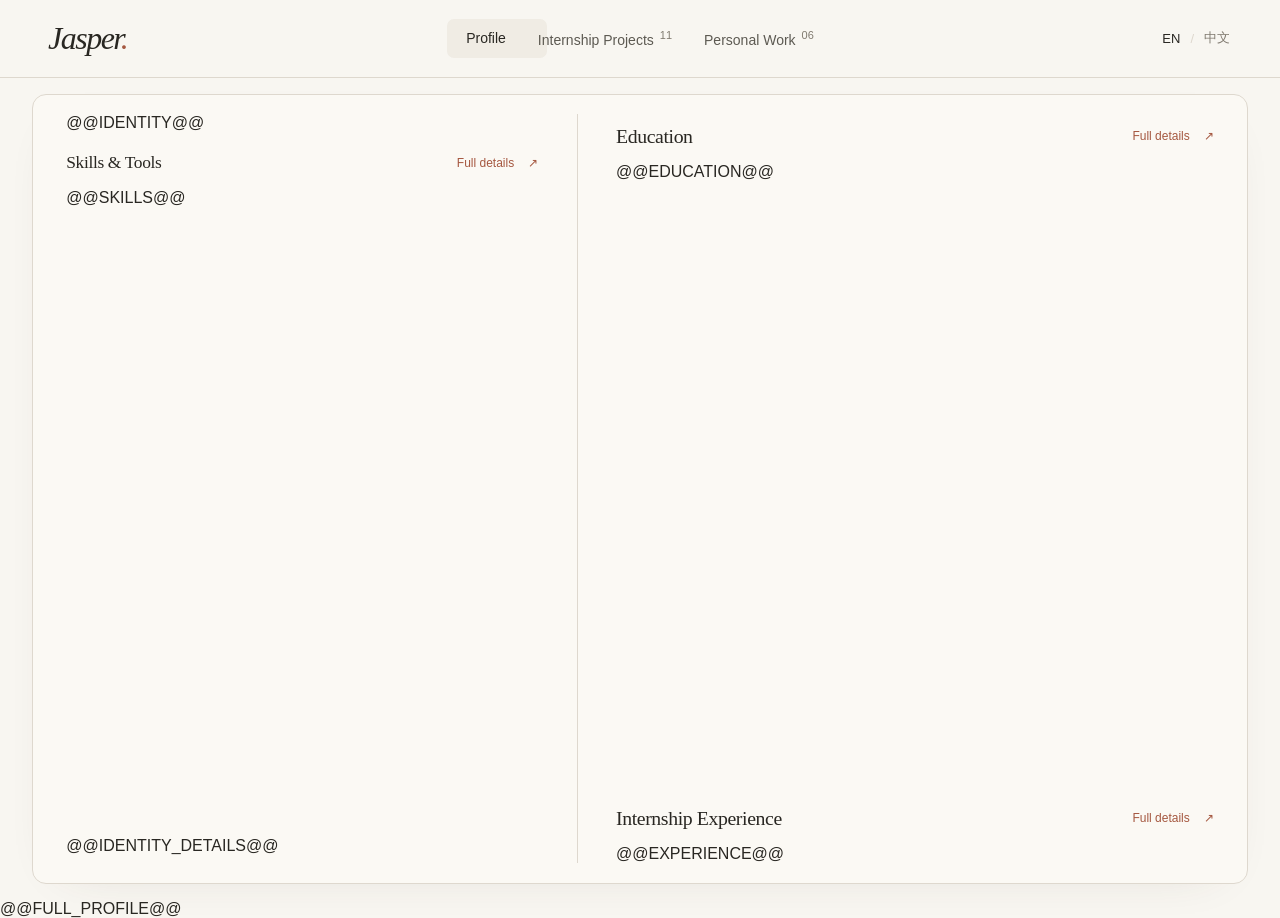
<file: resume/ui-demo/template.html>
<!doctype html>
<html lang="en" data-language="en">
<head>
  <meta charset="utf-8">
  <meta name="viewport" content="width=device-width, initial-scale=1">
  <meta name="description" content="Minghao (Jasper) Dai — Computer Science undergraduate, AI product and application development. Bilingual portfolio with internship projects and personal work.">
  <meta name="color-scheme" content="light">
  <title>Minghao (Jasper) Dai — Portfolio</title>
  <link rel="stylesheet" href="styles.css">
  <link rel="stylesheet" href="profile.css">
  <link rel="stylesheet" href="content.css">
  <script src="content-data.js" defer></script>
  <script src="app.js" defer></script>
</head>
<body data-page="profile" data-assets="@@ASSETS@@">
  <noscript><p class="script-note">Enable JavaScript for navigation and language switching. All résumé text is included below. / 请启用 JavaScript 使用导航和语言切换，简历正文已包含在页面中。</p></noscript>
  <a class="skip-link" href="#main" data-i18n="skip">Skip to content</a>
  <header class="site-header">
    <div class="header-inner">
      <a class="wordmark" href="#profile" aria-label="Portfolio home" data-i18n-aria="home">Jasper<span aria-hidden="true">.</span></a>
      <nav class="page-tabs" role="tablist" aria-label="Portfolio pages" data-i18n-aria="navigation">
        <span class="tab-indicator" aria-hidden="true"></span>
        <button type="button" id="tab-profile" class="page-tab" role="tab" aria-controls="page-profile" aria-selected="true" tabindex="0" data-tab="profile"><span data-i18n="profile">Profile</span></button>
        <button type="button" id="tab-internships" class="page-tab" role="tab" aria-controls="page-internships" aria-selected="false" tabindex="-1" data-tab="internships"><span data-i18n="internships">Internship Projects</span><span class="tab-count">11</span></button>
        <button type="button" id="tab-work" class="page-tab" role="tab" aria-controls="page-work" aria-selected="false" tabindex="-1" data-tab="work"><span data-i18n="work">Personal Work</span><span class="tab-count">06</span></button>
      </nav>
      <div class="language-switch" role="group" aria-label="Language / 语言"><button type="button" data-language="en" aria-pressed="true" lang="en">EN</button><span aria-hidden="true">/</span><button type="button" data-language="zh" aria-pressed="false" lang="zh-CN">中文</button></div>
    </div>
    <div class="reading-progress" aria-hidden="true"><span></span></div>
  </header>
  <main id="main" class="main-shell" tabindex="-1">
    <section class="page-panel" id="page-profile" role="tabpanel" aria-labelledby="tab-profile">
      <div class="profile-card">
        <aside class="profile-identity">@@IDENTITY@@
          <section class="resume-section identity-skills" id="skills">
            <div class="section-heading"><div><h2 data-i18n="skills">Skills & Tools</h2></div><button type="button" class="text-link detail-link" data-profile-detail="skills"><span data-i18n="fullDetails">Full details</span> ↗</button></div>
            <div class="skills-grid" id="skills-slots">@@SKILLS@@</div>
          </section>
          @@IDENTITY_DETAILS@@</aside>
        <div class="profile-records">
      <section class="resume-section" id="education">
        <div class="section-heading"><div><h2 data-i18n="education">Education</h2></div><button type="button" class="text-link detail-link" data-profile-detail="education"><span data-i18n="fullDetails">Full details</span> ↗</button></div>
        <div class="education-grid" id="education-slots">@@EDUCATION@@</div>
      </section>
      <section class="resume-section" id="experience">
        <div class="section-heading"><div><h2 data-i18n="experience">Internship Experience</h2></div><button type="button" class="text-link detail-link" data-profile-detail="experience"><span data-i18n="fullDetails">Full details</span> ↗</button></div>
        <div class="experience-list" id="experience-slots">@@EXPERIENCE@@</div>
      </section>
        </div>
      </div>
    </section>
    <section class="page-panel" id="page-internships" role="tabpanel" aria-labelledby="tab-internships" hidden>
      <div class="page-intro"><div><p class="eyebrow"><span class="index-number">02</span><span class="eyebrow-line" aria-hidden="true"></span><span data-i18n="internshipEyebrow">From context to delivery</span></p>@@INTERNSHIP_TITLE@@</div><button type="button" class="button secondary expand-all" data-scope="internships" aria-expanded="false"><span data-i18n="expandAll">Expand all</span><span aria-hidden="true">+</span></button></div>
      <div id="internship-slots">@@INTERNSHIPS@@</div>
    </section>
    <section class="page-panel" id="page-work" role="tabpanel" aria-labelledby="tab-work" hidden>
      <div class="page-intro"><div><p class="eyebrow"><span class="index-number">03</span><span class="eyebrow-line" aria-hidden="true"></span><span data-i18n="workEyebrow">Ideas made tangible</span></p>@@WORK_TITLE@@</div><span class="page-total" data-i18n="workCount">Six spaces for making.</span></div>
      <div class="work-grid" id="work-slots">@@WORK@@</div>
    </section>
  </main>
  <footer class="site-footer"><div><a class="wordmark" href="#profile" aria-label="Portfolio home" data-i18n-aria="home">Jasper<span aria-hidden="true">.</span></a><span class="footer-note" data-i18n="prototypeNote">Minghao (Jasper) Dai · Selected work</span></div><button type="button" class="back-top text-link"><span data-i18n="backTop">Back to top</span><span aria-hidden="true">↑</span></button></footer>
  <dialog class="media-dialog" id="media-dialog" aria-labelledby="media-title">
    <div class="dialog-top"><div><p class="eyebrow" data-i18n="mediaEyebrow">A CLOSER LOOK</p><h2 id="media-title">Media preview</h2></div><button type="button" class="icon-button close-dialog" aria-label="Close preview" data-i18n-aria="close">×</button></div>
    <div class="media-stage"></div><p class="media-caption" id="media-caption"></p>
    <div class="media-footer"><button type="button" class="icon-button media-prev" aria-label="Previous image" data-i18n-aria="previous">←</button><span class="media-index" aria-live="polite">01 / 03</span><button type="button" class="icon-button media-next" aria-label="Next image" data-i18n-aria="next">→</button></div>
  </dialog>
  @@FULL_PROFILE@@
  <div id="announcer" class="sr-only" role="status" aria-live="polite"></div>
</body>
</html>
</file>
<file: resume/ui-demo/styles.css>
/* Shared editorial system. Real resume content is deliberately not embedded. */
:root {
  --paper:#f8f6f1;
  --surface:#f0ece4;
  --surface-raised:#fffcf7;
  --ink:#292722;
  --body:#5d5a52;
  --muted:#817b70;
  --line:#ded8ce;
  --accent:#a55840;
  --accent-soft:#ead4c8;
  --serif:"Iowan Old Style","Palatino Linotype",Georgia,"Songti SC",serif;
  --sans:-apple-system,BlinkMacSystemFont,"Segoe UI","PingFang SC","Microsoft YaHei",sans-serif;
  --ease:cubic-bezier(.2,.75,.2,1);
  --fast:180ms;
  --normal:360ms;
  --slow:600ms;
  color-scheme:light;
  font-family:var(--sans);
  font-size:16px;
  color:var(--ink);
  background:var(--paper);
  font-synthesis:none
}

* {
  box-sizing:border-box
}

body {
  margin:0
}

button,a {
  -webkit-tap-highlight-color:transparent
}

button {
  font:inherit;
  cursor:pointer
}

button:disabled {
  cursor:default
}

a {
  color:inherit
}

button:focus-visible,a:focus-visible,summary:focus-visible {
  outline:2px solid var(--accent);
  outline-offset:5px
}

button,input {
  font-size:1rem
}

h1,h2,h3,p {
  margin:0
}

[hidden] {
  display:none!important
}

.sr-only {
  position:absolute;
  width:1px;
  height:1px;
  padding:0;
  margin:-1px;
  overflow:hidden;
  clip:rect(0,0,0,0);
  white-space:nowrap;
  border:0
}

.skip-link {
  position:fixed;
  left:20px;
  top:-70px;
  z-index:100;
  background:var(--ink);
  color:var(--paper);
  padding:12px 18px
}

.skip-link:focus {
  top:12px
}

.site-header {
  position:sticky;
  top:0;
  z-index:30;
  background:rgb(248 246 241 / 92%);
  backdrop-filter:blur(16px);
  border-bottom:1px solid var(--line)
}

.header-inner {
  max-width:1280px;
  margin:auto;
  padding:15px 48px;
  display:grid;
  grid-template-columns:1fr auto 1fr;
  align-items:center;
  gap:24px
}

.wordmark {
  font:italic 32px/1 var(--serif);
  text-decoration:none;
  width:max-content;
  letter-spacing:-1.5px
}

.wordmark span {
  color:var(--accent)
}

.page-tabs {
  position:relative;
  display:flex;
  align-items:center;
  padding:4px;
  isolation:isolate;
  gap:2px
}

.tab-indicator {
  position:absolute;
  left:0;
  top:4px;
  bottom:4px;
  z-index:-1;
  border-radius:7px;
  background:var(--surface);
  width:100px;
  transition:transform var(--normal) var(--ease),width var(--normal) var(--ease)
}

.page-tab {
  border:0;
  background:transparent;
  border-radius:7px;
  padding:10px 15px;
  color:var(--body);
  font-size:.875rem;
  white-space:nowrap;
  transition:color var(--fast)
}

.page-tab[aria-selected=true] {
  color:var(--ink)
}

.page-tab:hover {
  color:var(--accent)
}

.tab-count {
  font-size:.6875rem;
  vertical-align:super;
  color:var(--muted);
  margin-left:6px;
  font-variant-numeric:tabular-nums
}

.language-switch {
  justify-self:end;
  display:flex;
  gap:8px;
  align-items:center;
  font-size:.8125rem;
  color:var(--line)
}

.language-switch button {
  color:var(--muted);
  border:0;
  background:transparent;
  font-size:.8125rem;
  min-height:36px;
  padding:6px 2px
}

.language-switch button[aria-pressed=true] {
  color:var(--ink)
}

.reading-progress {
  height:1px;
  position:absolute;
  bottom:-1px;
  left:0;
  right:0;
  overflow:hidden
}

.reading-progress span {
  display:block;
  height:100%;
  width:100%;
  background:var(--accent);
  transform:scaleX(0);
  transform-origin:left
}

.main-shell {
  max-width:1280px;
  margin:auto;
  padding:0 72px;
  min-height:75vh
}

.eyebrow {
  display:flex;
  align-items:center;
  gap:12px;
  font-size:.6875rem;
  font-weight:500;
  letter-spacing:.13em;
  line-height:1.6;
  text-transform:uppercase;
  color:var(--accent)
}

.eyebrow-line {
  width:30px;
  height:1px;
  background:var(--accent);
  opacity:.65
}

.index-number {
  font-variant-numeric:tabular-nums
}

.placeholder-tag {
  font-size:.6875rem;
  letter-spacing:.15em;
  color:var(--muted)
}

.copy-placeholder {
  display:flex;
  flex-direction:column;
  gap:10px;
  max-width:100%
}

.copy-placeholder span {
  height:6px;
  border-radius:2px;
  background:var(--line);
  opacity:.75;
  width:100%
}

.copy-placeholder span:nth-child(2) {
  width:89%
}

.copy-placeholder span:nth-child(3) {
  width:64%
}

.button {
  display:inline-flex;
  justify-content:center;
  align-items:center;
  gap:26px;
  min-height:44px;
  padding:12px 18px;
  border-radius:6px;
  font-size:.875rem;
  text-decoration:none;
  transition:background var(--fast),border-color var(--fast),transform var(--fast),box-shadow var(--fast)
}

.button:hover {
  transform:translateY(-2px)
}

.button:active {
  transform:translateY(0)
}

.primary {
  background:var(--ink);
  color:var(--paper);
  border:1px solid var(--ink)
}

.primary:hover {
  background:var(--accent);
  border-color:var(--accent)
}

.secondary {
  background:transparent;
  color:var(--body);
  border:1px solid var(--line)
}

.secondary:hover {
  border-color:var(--accent);
  color:var(--accent)
}

.text-link {
  display:inline-flex;
  align-items:center;
  gap:14px;
  text-decoration:none;
  font-size:.875rem;
  border:0;
  background:none;
  padding:8px 0;
  min-height:44px;
  color:var(--body)
}

.text-link>span:first-child {
  background:linear-gradient(var(--accent),var(--accent)) left bottom / 0 1px no-repeat;
  transition:background-size var(--normal)
}

.text-link:hover>span:first-child {
  background-size:100% 1px
}

.contact-placeholders {
  display:flex;
  gap:12px 18px;
  flex-wrap:wrap;
  font-size:.75rem;
  color:var(--muted);
  margin-top:33px
}

.contact-placeholders span+span::before {
  content:'·';
  margin-right:15px;
  color:var(--line)
}

.portrait-composition {
  position:relative;
  padding:10px 12px 25px 0;
  perspective:1000px
}

.portrait-mat {
  max-width:370px;
  margin-left:auto;
  background:#eee8dd;
  border:1px solid #e2dacc;
  border-radius:180px 180px 6px 6px;
  padding:17px 17px 0;
  transform:rotate(3deg);
  box-shadow:0 15px 35px -28px #45332355;
  will-change:transform;
  transition:transform 400ms var(--ease)
}

.portrait-aperture {
  aspect-ratio:4/5;
  position:relative;
  display:flex;
  flex-direction:column;
  justify-content:center;
  align-items:center;
  gap:13px;
  background:linear-gradient(150deg,#f6f2eb,#e5ded1);
  border-radius:165px 165px 3px 3px;
  border:1px solid #d9cfbe
}

.portrait-cross {
  width:30px;
  height:30px;
  position:relative;
  margin-bottom:2px
}

.portrait-cross::before,.portrait-cross::after {
  content:'';
  position:absolute;
  inset:50% 0 auto;
  height:1px;
  background:#b8a898
}

.portrait-cross::after {
  transform:rotate(90deg)
}

.portrait-word {
  font:italic 31px var(--serif);
  color:#958371
}

.portrait-ratio {
  font-size:.625rem;
  letter-spacing:.2em;
  color:#998f80
}

.portrait-caption {
  display:flex;
  justify-content:space-between;
  padding:15px 4px;
  font-size:.625rem;
  text-transform:uppercase;
  letter-spacing:.12em;
  color:#8d8071
}

.resume-section {
  border-top:1px solid var(--line);
  padding:35px 0 47px;
  scroll-margin-top:100px
}

.section-heading {
  display:flex;
  align-items:flex-end;
  justify-content:space-between;
  gap:25px;
  margin-bottom:25px
}

.section-heading .eyebrow {
  font-size:.625rem;
  margin-bottom:10px
}

h2 {
  font:400 34px/1.15 var(--serif);
  letter-spacing:-.02em
}

.section-index {
  font:400 .6875rem var(--sans);
  letter-spacing:.1em;
  color:var(--muted)
}

.education-grid {
  display:grid;
  grid-template-columns:1fr 1fr;
  gap:18px
}

.education-card {
  padding:27px;
  border:1px solid var(--line);
  border-radius:9px;
  background:rgb(255 252 247 / 45%)
}

.slot-meta {
  display:flex;
  justify-content:space-between;
  align-items:center;
  gap:12px;
  font-size:.75rem;
  color:var(--muted);
  margin-bottom:19px
}

.slot-title {
  font-size:1.125rem;
  font-weight:500;
  line-height:1.45;
  margin-bottom:9px
}

.slot-subtitle {
  font-size:.875rem;
  color:var(--muted);
  line-height:1.7
}

.education-card .copy-placeholder {
  margin-top:22px;
  gap:9px
}

.experience-row {
  display:grid;
  grid-template-columns:140px minmax(0,1fr) 170px;
  gap:30px;
  border-top:1px solid var(--line);
  padding:26px 0
}

.experience-row:first-child {
  border-top:0
}

.organization-slot {
  display:flex;
  align-items:center;
  gap:10px;
  color:var(--muted);
  font-size:.75rem
}

.org-mark {
  display:grid;
  place-items:center;
  width:38px;
  height:38px;
  border:1px solid var(--line);
  border-radius:9px;
  font-family:var(--serif);
  font-size:18px;
  color:var(--body)
}

.experience-row .copy-placeholder {
  max-width:600px;
  margin-top:18px
}

.date-slot {
  text-align:right;
  font-size:.75rem;
  color:var(--muted);
  padding-top:5px
}

.skills-grid {
  display:grid;
  grid-template-columns:1fr 1fr;
  gap:26px 50px
}

.skill-category {
  border-top:1px solid var(--line);
  padding-top:19px
}

.skill-category h3 {
  font-size:.875rem;
  font-weight:500;
  margin-bottom:14px
}

.skill-pills {
  display:flex;
  flex-wrap:wrap;
  gap:8px
}

.skill-pills span {
  display:block;
  background:var(--surface);
  border:1px solid #e6e0d6;
  border-radius:5px;
  width:76px;
  height:27px
}

.skill-pills span:nth-child(2) {
  width:110px
}

.skill-pills span:nth-child(3) {
  width:64px
}

.page-intro {
  display:flex;
  justify-content:space-between;
  align-items:flex-end;
  gap:25px;
  padding:60px 0 38px
}

.page-title {
  font:400 clamp(38px,5vw,62px)/1.1 var(--serif);
  letter-spacing:-.035em;
  margin-top:20px
}

.page-total {
  font-size:.8125rem;
  color:var(--muted);
  font-style:italic;
  line-height:1.7
}

.project-group {
  margin:14px 0 50px
}

.group-header {
  display:flex;
  justify-content:space-between;
  align-items:center;
  gap:20px;
  padding:15px 0;
  border-bottom:1px solid var(--ink);
  font-size:.8125rem
}

.group-header h2 {
  font:500 1rem var(--sans);
  letter-spacing:-.005em
}

.group-header span {
  color:var(--muted);
  font-size:.75rem
}

.project-accordion {
  border-bottom:1px solid var(--line)
}

.project-summary {
  display:grid;
  grid-template-columns:35px minmax(0,1fr) auto 22px;
  gap:18px;
  align-items:start;
  padding:25px 0;
  cursor:pointer;
  list-style:none
}

.project-summary::-webkit-details-marker {
  display:none
}

.project-number {
  font:italic 18px var(--serif);
  color:var(--muted);
  padding-top:2px;
  transition:color var(--fast)
}

.project-summary:hover .project-number,
details[data-expanded="true"]>.project-summary .project-number,
details[data-expanded="true"]>.project-summary h3 {
  color:var(--accent)
}

.project-summary h3 {
  font-size:1.0625rem;
  font-weight:500;
  line-height:1.5;
  transition:color var(--fast)
}

.project-summary:hover h3 {
  color:var(--accent)
}

.project-summary .copy-placeholder {
  max-width:570px;
  margin-top:14px;
  gap:8px
}

.project-summary .copy-placeholder span {
  height:5px
}

.project-role {
  color:var(--muted);
  font-size:.75rem;
  line-height:1.6;
  margin-top:6px
}

.project-status {
  border:1px solid var(--line);
  border-radius:4px;
  padding:4px 8px;
  font-size:.6875rem;
  line-height:1.4;
  color:var(--muted);
  margin-top:2px
}

.expand-glyph {
  width:18px;
  height:18px;
  position:relative;
  margin-top:4px;
  transition:transform var(--normal) var(--ease)
}

.expand-glyph::before,.expand-glyph::after {
  content:'';
  position:absolute;
  left:3px;
  right:3px;
  top:8px;
  height:1px;
  background:var(--body)
}

.expand-glyph::after {
  transform:rotate(90deg);
  transition:transform var(--normal) var(--ease)
}

details[open] .expand-glyph::after {
  transform:rotate(0)
}

.accordion-body {
  overflow:hidden
}

.accordion-inner {
  padding:5px 0 33px 53px
}

.case-layout {
  display:grid;
  grid-template-columns:1fr 210px;
  gap:42px
}

.case-section {
  margin:20px 0 26px
}

.case-section h4 {
  font-size:.6875rem;
  font-weight:600;
  letter-spacing:.1em;
  text-transform:uppercase;
  margin:0 0 14px;
  color:var(--muted)
}

.case-section .copy-placeholder {
  gap:10px
}

.case-aside {
  border-left:1px solid var(--line);
  padding-left:24px
}

.case-aside .slot-meta {
  display:block;
  font-size:.6875rem;
  text-transform:uppercase;
  letter-spacing:.08em
}

.case-stack {
  display:flex;
  flex-wrap:wrap;
  gap:7px
}

.case-stack span {
  width:62px;
  height:23px;
  background:var(--surface);
  border-radius:4px
}

.work-grid {
  display:grid;
  grid-template-columns:repeat(2,minmax(0,1fr));
  gap:42px 28px;
  padding:10px 0 55px
}

.work-card {
  min-width:0
}

.work-cover {
  position:relative;
  aspect-ratio:16/10;
  border-radius:10px;
  overflow:hidden;
  background:var(--surface);
  border:1px solid var(--line);
  isolation:isolate;
  transition:transform var(--slow) var(--ease),box-shadow var(--slow) var(--ease)
}

.work-card:hover .work-cover {
  transform:translateY(-4px);
  box-shadow:0 18px 30px -26px #5a433666
}

/* A browser-window mock sits inside the cover so the slot reads as a screenshot area, not a colour block. */
.cover-window {
  position:absolute;
  left:9%;
  right:9%;
  top:17%;
  bottom:-2px;
  display:flex;
  flex-direction:column;
  background:var(--surface-raised);
  border:1px solid #d9d1c4;
  border-bottom:0;
  border-radius:9px 9px 0 0;
  box-shadow:0 18px 40px -24px #3f322866;
  overflow:hidden;
  transition:transform var(--slow) var(--ease),box-shadow var(--slow) var(--ease)
}

.work-card:hover .cover-window {
  transform:translateY(-6px);
  box-shadow:0 26px 44px -24px #3f322866
}

.window-bar {
  display:flex;
  align-items:center;
  gap:5px;
  height:26px;
  padding:0 10px;
  border-bottom:1px solid #e6dfd3;
  background:#f6f2ea
}

.window-dot {
  width:7px;
  height:7px;
  border-radius:50%;
  background:#d8cfc0
}

.window-url {
  flex:1;
  height:11px;
  margin-left:8px;
  border-radius:6px;
  background:#ece6db
}

.window-screen {
  flex:1;
  position:relative;
  display:grid;
  place-content:center;
  gap:10px;
  text-align:center;
  background:
    radial-gradient(circle at 1px 1px,#d5cdbf 1px,transparent 1.5px) 0 0/14px 14px,
    linear-gradient(#fbf9f4,#f4efe6)
}

.window-screen p {
  font:italic 19px var(--serif);
  color:var(--muted);
  opacity:.75
}

.window-screen .media-frame-symbol {
  margin:auto;
  opacity:.3
}

.work-cover[data-tone="ink"] .cover-window { background:#2b2e2c; border-color:#454947 }
.work-cover[data-tone="ink"] .window-bar { background:#34383a; border-color:#454947 }
.work-cover[data-tone="ink"] .window-dot { background:#5b605d }
.work-cover[data-tone="ink"] .window-url { background:#474b49 }
.work-cover[data-tone="ink"] .window-screen { background:radial-gradient(circle at 1px 1px,#4a4f4c 1px,transparent 1.5px) 0 0/14px 14px,linear-gradient(#33373a,#2b2e2c) }
.work-cover[data-tone="ink"] .window-screen p { color:#c9c5bb }

.work-cover[data-tone="rose"] {
  background:#ecded4
}

.work-cover[data-tone="stone"] {
  background:#e4e5dd
}

.work-cover[data-tone="ink"] {
  background:#373b39;
  color:#e1dfd5;
  border-color:#373b39
}

.work-cover[data-tone="sand"] {
  background:#e9e2d1
}

.work-cover[data-tone="blue"] {
  background:#e0e5e7
}

.work-cover[data-tone="paper"] {
  background:#eeeae2
}

.cover-caption {
  position:absolute;
  left:22px;
  right:22px;
  top:19px;
  display:flex;
  justify-content:space-between;
  gap:10px;
  font-size:.625rem;
  letter-spacing:.1em;
  opacity:.62;
  text-transform:uppercase
}

.cover-preview {
  position:absolute;
  z-index:2;
  bottom:20px;
  right:20px;
  border:1px solid #fff9;
  background:rgb(255 252 247 / 84%);
  backdrop-filter:blur(8px);
  border-radius:50%;
  width:40px;
  height:40px;
  display:grid;
  place-items:center;
  color:var(--ink);
  transition:transform var(--normal) var(--ease),background var(--normal)
}

.cover-preview:hover {
  transform:rotate(-35deg);
  background:var(--surface-raised)
}

.work-card-heading {
  display:flex;
  align-items:flex-start;
  justify-content:space-between;
  gap:20px;
  margin-top:20px
}

.work-card-heading h2 {
  font:500 1.1875rem/1.4 var(--sans);
  letter-spacing:-.015em
}

.work-index {
  font:italic 18px var(--serif);
  color:var(--muted)
}

.work-card>.copy-placeholder {
  margin:14px 0 18px;
  gap:8px;
  max-width:88%
}

.work-card>.copy-placeholder span {
  height:5px
}

.work-detail {
  border-top:1px solid var(--line)
}

.work-detail summary {
  display:flex;
  align-items:center;
  justify-content:space-between;
  list-style:none;
  cursor:pointer;
  padding:12px 0;
  color:var(--body);
  font-size:.8125rem;
  min-height:44px
}

.work-detail summary::-webkit-details-marker {
  display:none
}

.work-detail .accordion-inner {
  padding:0 0 20px
}

.media-actions {
  display:flex;
  gap:20px;
  flex-wrap:wrap
}

.media-actions .text-link {
  color:var(--accent)
}

.site-footer {
  max-width:1280px;
  margin:35px auto 0;
  padding:26px 72px 32px;
  border-top:1px solid var(--line);
  display:flex;
  align-items:center;
  justify-content:space-between;
  gap:25px
}

.site-footer>div {
  display:flex;
  align-items:center;
  gap:25px
}

.site-footer .wordmark {
  font-size:26px
}

.footer-note {
  font-size:.6875rem;
  color:var(--muted);
  line-height:1.7
}

.media-dialog {
  width:min(920px,calc(100% - 40px));
  max-height:calc(100dvh - 50px);
  padding:28px;
  background:var(--paper);
  color:var(--ink);
  border:1px solid var(--line);
  border-radius:13px;
  box-shadow:0 35px 100px #16130e40;
  overscroll-behavior:contain
}

.media-dialog::backdrop {
  background:#29231f88;
  backdrop-filter:blur(7px)
}

.dialog-top {
  display:flex;
  align-items:center;
  justify-content:space-between;
  gap:20px;
  margin-bottom:25px
}

.dialog-top h2 {
  font-size:29px;
  margin-top:7px
}

.icon-button {
  width:44px;
  height:44px;
  display:grid;
  place-items:center;
  border:1px solid var(--line);
  border-radius:50%;
  background:transparent;
  color:var(--ink);
  font-size:22px;
  transition:background var(--fast),transform var(--fast)
}

.icon-button:hover {
  background:var(--surface);
  transform:scale(1.05)
}

.media-stage {
  aspect-ratio:16/10;
  background:var(--surface);
  border-radius:7px;
  display:grid;
  place-items:center;
  min-height:180px
}

.media-empty {
  display:flex;
  align-items:center;
  justify-content:center;
  flex-direction:column;
  gap:20px;
  padding:20px;
  text-align:center
}

.media-empty p {
  font:italic 25px var(--serif);
  color:var(--muted);
  line-height:1.5
}

.media-frame-symbol {
  display:block;
  width:43px;
  height:33px;
  border:1px solid currentColor;
  opacity:.35;
  position:relative
}

.media-frame-symbol::before,.media-frame-symbol::after {
  content:'';
  position:absolute;
  left:7px;
  right:7px;
  top:50%;
  height:1px;
  background:currentColor;
  transform:rotate(31deg)
}

.media-frame-symbol::after {
  transform:rotate(-31deg)
}

.media-footer {
  display:flex;
  justify-content:center;
  align-items:center;
  gap:25px;
  padding-top:20px
}

.media-index {
  font-size:.75rem;
  color:var(--muted);
  font-variant-numeric:tabular-nums
}

.page-panel {
  transform-origin:top center
}

.no-scroll {
  overflow:hidden
}

/* Language geometry is separate from content. */
html[data-language="zh"] {
  --sans:-apple-system,BlinkMacSystemFont,"PingFang SC","Microsoft YaHei",sans-serif
}

html[data-language="zh"] .page-title {
  letter-spacing:.01em;
  line-height:1.25
}

html[data-language="zh"] .page-tab {
  padding-left:22px;
  padding-right:22px
}

html[data-language="zh"] h2 {
  line-height:1.5
}

html[data-language="zh"] .placeholder-tag {
  letter-spacing:.09em
}

html[data-language="zh"] .project-summary h3 {
  line-height:1.7
}

@media(min-width:1400px) {
  .portrait-mat {
    max-width:385px
  }
}

@media(max-width:1050px) {
  .header-inner {
    padding:14px 30px;
    gap:15px;
    grid-template-columns:auto 1fr auto
  }
  .page-tabs {
    justify-self:center
  }
  .main-shell {
    padding:0 42px
  }
  .portrait-mat {
    max-width:320px
  }
  .site-footer {
    padding-left:42px;
    padding-right:42px
  }
  .experience-row {
    grid-template-columns:115px 1fr 135px;
    gap:20px
  }
  .page-tab {
    padding:10px
  }
  .case-layout {
    grid-template-columns:1fr 170px;
    gap:25px
  }
}

@media(max-width:760px) {
  .header-inner {
    grid-template-columns:1fr auto;
    gap:8px;
    padding:12px 22px 9px
  }
  .wordmark {
    font-size:29px
  }
  .language-switch {
    grid-column:2;
    grid-row:1
  }
  .page-tabs {
    grid-column:1/-1;
    grid-row:2;
    justify-self:stretch;
    display:flex;
    gap:2px;
    padding:3px 2px;
    margin:0 -8px;
    overflow-x:auto;
    scrollbar-width:none;
    -webkit-overflow-scrolling:touch
  }
  .page-tabs::-webkit-scrollbar { display:none }
  .page-tab {
    flex:0 0 auto;
    white-space:nowrap;
    padding:10px 12px;
    min-height:44px;
    font-size:.8125rem
  }
  .tab-count {
    font-size:.625rem;
    margin-left:3px
  }
  .tab-indicator {
    top:3px;
    bottom:3px
  }
  .main-shell {
    padding:0 25px
  }
  .portrait-composition {
    padding-right:0
  }
  .portrait-mat {
    padding:11px 11px 0;
    transform:rotate(2deg)
  }
  .portrait-aperture {
    border-radius:120px 120px 3px 3px
  }
  .portrait-caption {
    padding:12px 0;
    font-size:.5625rem
  }
  .contact-placeholders {
    gap:8px;
    font-size:.6875rem
  }
  .contact-placeholders span+span::before {
    margin-right:8px
  }
  .eyebrow {
    font-size:.625rem;
    gap:8px
  }
  .eyebrow-line {
    width:20px
  }
  .education-card {
    padding:20px
  }
  .experience-row {
    grid-template-columns:1fr auto;
    gap:15px
  }
  .organization-slot {
    grid-column:1
  }
  .experience-content {
    grid-column:1/-1;
    grid-row:2
  }
  .date-slot {
    grid-column:2;
    grid-row:1
  }
  .skills-grid {
    gap:24px
  }
  .page-intro {
    padding:40px 0 28px;
    gap:18px
  }
  .page-title {
    font-size:43px
  }
  .page-intro .button {
    font-size:.75rem;
    padding:10px 12px;
    gap:14px
  }
  .project-summary {
    grid-template-columns:25px minmax(0,1fr) 18px;
    gap:12px
  }
  .project-status {
    display:block;
    grid-column:2;
    grid-row:2;
    justify-self:start
  }
  .project-summary>.expand-glyph {
    grid-column:3;
    grid-row:1
  }
  .project-summary h3 {
    font-size:1rem
  }
  .accordion-inner {
    padding-left:37px
  }
  .case-layout {
    grid-template-columns:1fr
  }
  .case-aside {
    border-left:0;
    border-top:1px solid var(--line);
    padding:20px 0 0
  }
  .work-grid {
    gap:30px 20px
  }
  .cover-caption {
    left:14px;
    right:14px;
    top:13px;
    font-size:.5625rem
  }
  .window-screen p {
    font-size:16px
  }
  .work-card-heading h2 {
    font-size:1.0625rem
  }
  .site-footer {
    padding:22px 25px
  }
  .site-footer>div {
    gap:15px
  }
  .footer-note {
    font-size:.625rem
  }
  .media-dialog {
    padding:20px
  }
  html[data-language="zh"] .page-tab {
    padding-left:8px;
    padding-right:8px
  }
}

@media(max-width:520px) {
  .portrait-composition {
    width:78%;
    max-width:300px;
    margin:4px auto 0
  }
  .portrait-mat {
    width:100%;
    max-width:none
  }
  .portrait-aperture {
    aspect-ratio:4/4.3
  }
  .contact-placeholders {
    font-size:.75rem
  }
  .education-grid,.skills-grid,.work-grid {
    grid-template-columns:1fr
  }
  .section-heading h2 {
    font-size:29px
  }
  .section-index {
    font-size:.625rem
  }
  .education-card {
    padding:24px
  }
  .resume-section {
    padding:28px 0 32px
  }
  .page-intro {
    align-items:flex-start;
    flex-direction:column;
    gap:22px
  }
  .page-title {
    font-size:42px
  }
  .project-summary {
    padding:22px 0
  }
  .project-group {
    margin-bottom:35px
  }
  .work-grid {
    gap:35px
  }
  .work-cover {
    aspect-ratio:16/10
  }
  .work-card-heading h2 {
    font-size:1.1875rem
  }
  .site-footer {
    align-items:flex-start
  }
  .site-footer>div {
    flex-direction:column;
    align-items:flex-start;
    gap:10px
  }
  .footer-note {
    max-width:175px
  }
  .back-top {
    font-size:.75rem
  }
  .media-dialog {
    width:calc(100% - 24px);
    padding:17px
  }
  .dialog-top h2 {
    font-size:25px
  }
  .media-empty p {
    font-size:21px
  }
  .media-stage {
    aspect-ratio:4/3
  }
  .media-footer {
    padding-top:17px
  }
}

@media(prefers-reduced-motion:reduce) {
  *,*::before,*::after {
    animation-duration:.01ms!important;
    transition-duration:.01ms!important;
    scroll-behavior:auto!important
  }
  .portrait-mat,.work-card:hover .work-cover,.work-card:hover .cover-window {
    transform:none!important
  }
  .button:hover {
    transform:none
  }
  .cover-preview:hover {
    transform:none
  }
}

/* Shared details and media states. Placeholder bars are static, never fake loading. */
.script-note {
  padding:16px;
  text-align:center;
  background:var(--surface)
}

.site-header {
  transition:box-shadow var(--normal)
}

.site-header.is-scrolled {
  box-shadow:0 7px 20px -18px #46392f88
}

.work-grid {
  align-items:start
}

.work-meta {
  display:flex;
  align-items:center;
  gap:12px;
  margin-top:10px;
  color:var(--muted);
  font-size:.75rem
}

.work-status {
  border:1px solid var(--line);
  padding:3px 7px;
  border-radius:4px;
  font-size:.6875rem
}

.work-detail .case-layout {
  grid-template-columns:1fr;
  gap:0
}

.work-detail .case-aside {
  border-left:0;
  border-top:1px solid var(--line);
  padding:22px 0 0
}

.case-stack {
  margin-bottom:30px
}

.case-aside>.copy-placeholder {
  max-width:160px
}

.details-slot {
  min-width:0
}

details[data-expanded="false"]>.project-summary .expand-glyph::after,
details[data-expanded="false"]>summary .expand-glyph::after {
  transform:rotate(90deg)
}

.media-stage {
  position:relative;
  overflow:hidden;
  transition:background 240ms
}

.media-stage[data-tone="rose"] {
  background:#ecded4
}

.media-stage[data-tone="stone"] {
  background:#e4e5dd
}

.media-stage[data-tone="ink"] {
  background:#d9dedb
}

.media-stage[data-tone="sand"] {
  background:#e9e2d1
}

.media-stage[data-tone="blue"] {
  background:#e0e5e7
}

.media-stage[data-tone="paper"] {
  background:#eeeae2
}

.media-stage::before {
  content:'';
  position:absolute;
  inset:22px;
  border:1px solid #91847433;
  pointer-events:none;
  transition:inset 240ms,border-radius 240ms
}

.media-stage[data-frame="1"]::before {
  inset:22px 18%;
  border-radius:20px
}

.media-stage[data-frame="2"]::before {
  inset:16% 22px;
  border-radius:3px
}

.cover-preview {
  width:44px;
  height:44px
}

@media(prefers-reduced-motion:reduce) {
  .icon-button:hover {
    transform:none
  }
}

/* Scroll rail — internship page section ticks: long = company, short = project.
   Built by app.js; the marker slides along the axis with scroll, nearby ticks stretch. */
.scroll-rail {
  position:fixed;
  left:clamp(18px,calc((100vw - 1280px) / 2 + 22px),120px);
  top:50%;
  z-index:5;
  display:none;
  transform:translateY(-50%)
}

body[data-page="internships"] .scroll-rail {
  display:block
}

.rail-body {
  position:relative;
  padding:6px 0
}

.rail-axis {
  position:absolute;
  left:0;
  top:0;
  bottom:0;
  width:1px;
  background:var(--line)
}

.rail-fill {
  position:absolute;
  left:0;
  top:0;
  width:100%;
  height:var(--rail-marker,0px);
  background:var(--accent);
  transition:height 120ms linear
}

.rail-marker {
  position:absolute;
  left:50%;
  top:var(--rail-marker,0px);
  width:7px;
  height:7px;
  border-radius:50%;
  background:var(--accent);
  box-shadow:0 0 0 3px var(--paper);
  transform:translate(-50%,-50%);
  transition:top 120ms linear
}

.rail-ticks {
  list-style:none;
  margin:0;
  padding:0;
  display:grid
}

.rail-ticks li+li .rail-tick--group {
  margin-top:8px
}

.rail-tick {
  position:relative;
  display:block;
  width:52px;
  height:16px;
  padding:0;
  border:0;
  background:none;
  color:var(--muted);
  cursor:pointer;
  --mag:1
}

.rail-tick--group {
  height:22px
}

.rail-tick:focus-visible {
  outline:none
}

.rail-line {
  position:absolute;
  left:0;
  top:50%;
  height:2px;
  width:12px;
  margin-top:-1px;
  border-radius:1px;
  background:#c3bbad;
  transform:scaleX(var(--mag));
  transform-origin:left center;
  transition:background var(--fast),transform 140ms var(--ease)
}

.rail-tick--group .rail-line {
  width:28px;
  height:2px;
  background:#a49a89
}

.rail-tick:hover .rail-line,.rail-tick:focus-visible .rail-line {
  background:var(--ink);
  transform:scaleX(calc(var(--mag) * 1.35))
}

.rail-tick.is-parent .rail-line {
  background:var(--accent)
}

.rail-tick.is-active .rail-line {
  background:var(--accent);
  animation:rail-pop 420ms var(--ease)
}

@keyframes rail-pop {
  0% {
    transform:scaleX(var(--mag))
  }

  45% {
    transform:scaleX(calc(var(--mag) * 1.45))
  }

  100% {
    transform:scaleX(var(--mag))
  }
}

.rail-label {
  position:absolute;
  left:58px;
  top:50%;
  max-width:min(380px,calc(100vw - 200px));
  padding:6px 10px;
  border:1px solid var(--line);
  border-radius:6px;
  background:var(--surface-raised);
  box-shadow:0 10px 26px -18px #29272266;
  color:var(--ink);
  font-size:.75rem;
  line-height:1.4;
  white-space:nowrap;
  overflow:hidden;
  text-overflow:ellipsis;
  opacity:0;
  transform:translate(-6px,-50%);
  pointer-events:none;
  transition:opacity var(--fast),transform var(--normal) var(--ease)
}

.rail-tick--group .rail-label {
  font-weight:600;
  letter-spacing:.02em
}

.rail-tick:hover .rail-label,.rail-tick:focus-visible .rail-label,.rail-tick.show-label .rail-label {
  opacity:1;
  transform:translate(0,-50%)
}

.rail-tick:focus-visible .rail-label {
  outline:2px solid var(--accent);
  outline-offset:2px
}

@media (max-width:1199px) {
  .scroll-rail {
    display:none!important
  }
}

@media (prefers-reduced-motion:reduce) {
  .rail-line,.rail-fill,.rail-marker,.rail-label {
    transition:none;
    animation:none!important
  }
}
</file>
<file: resume/ui-demo/profile.css>
/* The profile is a two-sided calling card; other tabs retain their reading layouts. */
body[data-page="profile"] .main-shell {
  max-width: 1340px;
  min-height: 0;
  padding: 16px 40px;
}

.profile-card {
  display: grid;
  grid-template-columns: minmax(260px, .92fr) minmax(0, 1.5fr);
  gap: clamp(24px, 3vw, 44px);
  padding: clamp(20px, 2.6vw, 36px);
  border: 1px solid var(--line);
  border-radius: 14px;
  background: #fbf9f4;
  box-shadow: 0 14px 50px -35px #49392933;
}

.profile-identity {
  min-width: 0;
  display: grid;
  grid-template-rows: auto minmax(0, 1fr) auto;
  gap: 18px;
  padding-right: clamp(24px, 3vw, 44px);
  border-right: 1px solid var(--line);
}

.identity-copy .eyebrow {
  font-size: .75rem;
  letter-spacing: .06em;
  gap: 8px;
}

.identity-copy .eyebrow-line { width: 20px; }

.identity-copy h1 {
  font: 400 clamp(42px, 4.3vw, 64px)/1.04 var(--serif);
  letter-spacing: -.045em;
  margin: 14px 0 12px;
}

.identity-copy h1 em { color: var(--accent); font-weight: 400; }
.identity-copy .placeholder-tag { font-size: .75rem; letter-spacing: .08em; }
.identity-lines { max-width: 230px; gap: 8px; margin-top: 15px; }
.identity-lines span { height: 5px; }

.profile-identity .portrait-composition {
  display: grid;
  place-items: center;
  width: 100%;
  height: 100%;
  min-height: 0;
  margin: 0;
  padding: 8px;
}

.profile-identity .portrait-mat {
  height: 100%;
  max-height: 410px;
  width: auto;
  max-width: 100%;
  aspect-ratio: 4 / 5.3;
  margin: 0;
  padding: 12px 12px 0;
  border-radius: 170px 170px 6px 6px;
}

.profile-identity .portrait-aperture {
  height: calc(100% - 34px);
  aspect-ratio: auto;
  min-height: 0;
  gap: 8px;
}

.profile-identity .portrait-word { font-size: 28px; }
.profile-identity .portrait-ratio { font-size: .75rem; }
.profile-identity .portrait-caption {
  height: 34px;
  padding: 10px 0;
  align-items: center;
  gap: 8px;
  font-size: .75rem;
  letter-spacing: 0;
  white-space: nowrap;
}

.profile-identity .contact-placeholders {
  display: grid;
  grid-template-columns: 1fr 1fr;
  gap: 9px 12px;
  margin: 0;
  font-size: .875rem;
  line-height: 1.4;
  overflow-wrap: anywhere;
}

.profile-identity .contact-placeholders span+span::before { content: none; }
.identity-actions { margin-top: 18px; }
.identity-actions .button { width: 100%; justify-content: space-between; }

.profile-records {
  display: grid;
  align-content: center;
  gap: clamp(18px, 2.6dvh, 26px);
  min-width: 0;
}

.profile-records .resume-section { padding: 0; border-top: 0; }
.profile-records .section-heading { margin-bottom: 13px; gap: 12px; }
.profile-records .section-heading h2 { font-size: 27px; line-height: 1.15; }
.profile-records .section-index { font-size: .75rem; white-space: nowrap; letter-spacing: .04em; }
.profile-records .education-grid { gap: 24px; }
.profile-records .education-card { padding: 13px 0 0; border: 0; border-top: 1px solid var(--line); background: none; border-radius: 0; }
.profile-records .slot-meta { margin-bottom: 9px; font-size: .75rem; line-height: 1.3; }
.profile-records .slot-title { margin-bottom: 4px; font-size: 1rem; line-height: 1.4; }
.profile-records .slot-subtitle { font-size: .875rem; line-height: 1.5; }
.profile-records .education-card .copy-placeholder { margin-top: 11px; }
.profile-records .copy-placeholder span { height: 5px; }

.profile-records .experience-row {
  grid-template-columns: minmax(100px, .85fr) minmax(0, 1.8fr) auto;
  gap: 14px;
  padding: 13px 0;
  align-items: center;
}

.profile-records .experience-row:first-child { border-top: 1px solid var(--line); }
.profile-records .experience-row:last-child { padding-bottom: 0; }
.profile-records .organization-slot { font-size: .875rem; gap: 8px; align-items: center; }
.profile-records .org-mark { width: 26px; height: 26px; flex-shrink: 0; border-radius: 5px; font-size: 14px; }
.profile-records .experience-row .copy-placeholder { margin-top: 9px; gap: 7px; }
.profile-records .date-slot { font-size: .75rem; padding-top: 0; }
.profile-records .skills-grid { gap: 13px 24px; }
.profile-records .skill-category { padding-top: 10px; }
.profile-records .skill-category h3 { font-size: .875rem; line-height: 1.4; margin-bottom: 8px; }
.profile-records .skill-pills { gap: 5px; }
.profile-records .skill-pills span { width: 44px; height: 22px; }
.profile-records .skill-pills span:nth-child(2) { width: 62px; }
.profile-records .skill-pills span:nth-child(3) { width: 35px; }
.profile-records .skill-pills span:nth-child(4) { width: 46px; }

html[data-language="zh"] .identity-copy h1 {
  font-family: "Songti SC", "STSong", var(--serif);
  font-size: clamp(38px, 3.8vw, 54px);
  line-height: 1.2;
  letter-spacing: 0;
}

html[data-language="zh"] .profile-records .section-heading h2 { font-size: 25px; line-height: 1.2; }

/* The card occupies the space left by the actual navigation height.
   Do not lock body overflow: zoom and future long content must remain accessible. */
@media (min-width: 900px) {
  body[data-page="profile"] .site-footer,
  body[data-page="profile"] .reading-progress { display: none; }
  .profile-card { min-height: 530px; }
}

@media (min-width: 900px) and (min-height: 640px) {
  /* One-screen card by default; min-height (not height) so real content can grow and the page scrolls. */
  .profile-card {
    min-height: calc(100dvh - var(--header-height, 78px) - 32px);
  }
}

@media (min-width: 900px) and (max-height: 780px) {
  body[data-page="profile"] .main-shell { padding: 12px 28px; }
  .profile-card { padding: 20px 24px; gap: 26px; }
  .profile-identity { gap: 12px; padding-right: 26px; }
  .identity-copy h1 { font-size: 46px; margin: 10px 0; }
  .identity-lines { margin-top: 12px; }
  .identity-actions { margin-top: 13px; }
  .profile-records { gap: 15px; }
  .profile-records .section-heading { margin-bottom: 9px; }
  .profile-records .section-heading h2 { font-size: 24px; }
  .profile-records .education-card { padding-top: 8px; }
  .profile-records .education-card .copy-placeholder { margin-top: 8px; }
  .profile-records .slot-subtitle { line-height: 1.4; }
  .profile-records .experience-row { padding: 8px 0; }
  .profile-records .experience-row .copy-placeholder { margin-top: 7px; gap: 5px; }
  .profile-records .slot-meta { margin-bottom: 4px; }
  .profile-records .slot-title { font-size: .9375rem; margin-bottom: 2px; }
  .profile-records .skills-grid { gap: 9px 20px; }
  .profile-records .skill-category { padding-top: 7px; }
  .profile-records .skill-category h3 { margin-bottom: 6px; }
  html[data-language="zh"] .identity-copy h1 { font-size: 44px; }
  html[data-language="zh"] .profile-records .section-heading h2 { font-size: 23px; }
}

@media (min-width: 900px) and (min-height: 640px) and (max-height: 780px) {
  .profile-card { min-height: calc(100dvh - var(--header-height, 78px) - 24px); }
}

/* Narrow or very short windows use natural document flow instead of clipping. */
@media (max-width: 899px) {
  body[data-page="profile"] .main-shell { padding: 20px 25px; }
  .profile-card { grid-template-columns: 1fr; padding: 28px; gap: 30px; }
  .profile-identity {
    grid-template-columns: minmax(0, 1fr) minmax(150px, .7fr);
    grid-template-rows: auto auto;
    gap: 22px;
    border-right: 0;
    border-bottom: 1px solid var(--line);
    padding: 0 0 28px;
  }
  .profile-identity .portrait-composition { grid-column: 2; grid-row: 1 / 3; min-height: 220px; }
  .profile-identity .portrait-mat { height: 230px; }
  .identity-details { grid-column: 1; }
  .identity-copy h1 { font-size: 48px; }
  .profile-records { gap: 28px; }
  .profile-records .organization-slot { grid-column: auto; }
  .profile-records .experience-content { grid-column: auto; grid-row: auto; }
  .profile-records .date-slot { grid-column: auto; grid-row: auto; }
}

@media (max-width: 520px) {
  body[data-page="profile"] .main-shell { padding: 16px; }
  .profile-card { padding: 22px 18px; border-radius: 10px; }
  .profile-identity { grid-template-columns: minmax(0, 1fr) 124px; gap: 20px 10px; }
  .identity-copy .eyebrow-line, .identity-copy .index-number { display: none; }
  .identity-copy .eyebrow { font-size: .75rem; letter-spacing: 0; }
  .identity-copy h1, html[data-language="zh"] .identity-copy h1 { font-size: 38px; }
  .identity-copy .placeholder-tag { letter-spacing: 0; }
  .profile-identity .portrait-composition { grid-row: 1; min-height: 165px; padding: 2px; }
  .profile-identity .portrait-mat { height: 150px; padding: 8px 8px 0; }
  .profile-identity .portrait-caption { justify-content: center; }
  .profile-identity .portrait-caption span:last-child { display: none; }
  .profile-identity .portrait-word { font-size: 22px; }
  .profile-identity .portrait-cross { width: 20px; height: 20px; }
  .identity-details { grid-column: 1 / -1; }
  .profile-records .education-grid { grid-template-columns: 1fr; gap: 18px; }
  .profile-records .experience-row { grid-template-columns: 1fr auto; gap: 10px; padding: 15px 0; }
  .profile-records .experience-content { grid-column: 1 / -1; grid-row: 2; }
  .profile-records .date-slot { grid-column: 2; grid-row: 1; }
  .profile-records .skills-grid { grid-template-columns: 1fr; gap: 16px; }
  .profile-records .section-heading h2 { font-size: 24px; }
}
</file>
<file: resume/ui-demo/content.css>
/* Real content layer on top of Claude's shared editorial system. */
:root { --mono: "SFMono-Regular", Consolas, monospace; }
html:not([data-language="zh"]) [data-content-language="zh"],
html[data-language="zh"] [data-content-language="en"] { display: none !important; }
[hidden] { display: none !important; }
button, a { -webkit-tap-highlight-color: transparent; }
a, p, h1, h2, h3, li, code { overflow-wrap: anywhere; }
button:disabled { opacity: .3; cursor: default; transform: none; }
.identity-copy .identity-name { font-size: clamp(32px, 3.2vw, 46px); line-height: 1.08; max-width: 360px; margin: 12px 0; }
.identity-copy .identity-headline { font-size: .875rem; line-height: 1.5; color: var(--body); margin: 0; max-width: 360px; }
.identity-copy .identity-motto { font-family: var(--serif); font-size: .95rem; line-height: 1.45; color: var(--ink); margin: 8px 0 0; padding-left: 10px; border-left: 2px solid var(--accent); max-width: 360px; }
/* The portrait has no caption strip: equal padding on all four sides, image fills the frame. */
.profile-identity .portrait-mat { padding: 8px; aspect-ratio: 4/5.3; }
.profile-identity .portrait-aperture { display: block; height: 100%; overflow: hidden; border-radius: 150px 150px 3px 3px; background: #faf6ed; }
.portrait-photo { display: block; width: 100%; height: 100%; object-fit: cover; object-position: center 23%; }
.portrait-caption { color: var(--body); }
.contact-links { display: flex; flex-wrap: wrap; gap: 8px 16px; font-size: .8125rem; line-height: 1.4; align-items: center; }
.contact-links>a:first-child { flex-basis: 100%; }
.contact-links a, .full-contact a { text-underline-offset: 4px; }
.contact-links button { font-size: inherit; padding: 0; }
.detail-link { font-size: .75rem; white-space: nowrap; flex-shrink: 0; padding: 6px 0; color: var(--accent); }
.profile-records .section-heading { align-items: center; }
.profile-records .section-heading h2 { font-size: clamp(22px, 2.2vw, 28px); }
.profile-records .education-card .slot-meta { display: block; margin-bottom: 8px; letter-spacing: 0; }
.profile-records .education-card .slot-subtitle { margin: 0; }
.profile-coursework { margin-top: 12px; }
.profile-detail-label { color: var(--accent); font-size: .6875rem; line-height: 1.4; letter-spacing: .04em; margin: 0 0 6px; }
.course-list { list-style: none; padding: 0; margin: 0; }
.course-list li { position: relative; padding-left: 10px; font-size: .8125rem; line-height: 1.5; color: var(--body); }
.course-list li+li { margin-top: 4px; }
.course-list li::before { content: "·"; position: absolute; left: 0; color: var(--accent); }
.edu-head { display: flex; justify-content: space-between; align-items: baseline; gap: 12px; flex-wrap: wrap; }
.edu-head .slot-title { margin: 0; }
.profile-records .education-card .edu-head .slot-meta { margin: 0; white-space: nowrap; }
.course-inline { margin: 6px 0 0; color: var(--body); font-size: .8125rem; line-height: 1.55; }
.course-label { display: block; color: var(--accent); font-size: .82em; letter-spacing: .05em; text-transform: uppercase; margin: 0 0 2px; }
.course-label .course-count::before { content: " · "; }
html[data-language="zh"] .course-label { letter-spacing: .02em; }
.course-sep { color: var(--accent); margin: 0 6px; }
.profile-records .experience-row .date-slot { text-align: left; line-height: 1.5; }
.profile-records .organization-slot { grid-row: auto; }
.profile-role-summary { color: var(--body); font-size: .8125rem; line-height: 1.55; margin: 5px 0 0; }
/* Profile card: complete course lists and a condensed internship overview live on the card itself. */
.profile-detail-label { display: flex; align-items: baseline; gap: 8px; }
.course-count { color: var(--muted); }
.course-list li { font-size: .8125rem; line-height: 1.45; }
.course-list li+li { margin-top: 3px; }
.profile-records .experience-row { display: block; padding: 12px 0; }
.profile-records .experience-row .slot-title { margin: 0; }
.exp-head { display: flex; justify-content: space-between; align-items: baseline; gap: 8px 16px; flex-wrap: wrap; }
.exp-title { display: flex; align-items: center; gap: 10px; flex-wrap: wrap; min-width: 0; }
.exp-org { color: var(--muted); font-size: .8125rem; }
.exp-org::after { content: "·"; margin-left: 10px; color: var(--line); }
.profile-records .exp-head .date-slot { margin: 0; white-space: nowrap; }
.brief-list { list-style: none; margin: 8px 0 0; padding: 0; display: grid; gap: 6px; }
.brief-list li { font-size: .8125rem; line-height: 1.55; color: var(--body); }
.brief-list strong { color: var(--ink); font-weight: 600; }
html[data-language="zh"] .brief-list li, html[data-language="zh"] .course-list li { line-height: 1.6; }
/* Skills & Tools lives in the identity column, under the portrait: one compact column with full item lists. */
.identity-skills { padding: 0; border-top: 0; min-width: 0; }
.identity-skills .section-heading { margin-bottom: 6px; align-items: center; }
.identity-skills .section-heading h2 { font-size: clamp(20px, 1.6vw, 23px); line-height: 1.2; }
.identity-skills .skills-grid { display: grid; grid-template-columns: 1fr; gap: 6px; }
.identity-skills .skill-category { padding-top: 8px; border-top: 1px solid var(--line); }
.identity-skills .skill-category h3 { font-size: .8125rem; line-height: 1.4; margin: 0 0 3px; }
.identity-skills .skill-excerpt { font-size: .78rem; line-height: 1.55; max-width: none; }
html[data-language="zh"] .identity-skills .skill-excerpt { line-height: 1.65; }
.profile-records .skill-category h3 { margin-bottom: 5px; }
.skill-excerpt { font-size: .8125rem; line-height: 1.55; color: var(--body); margin: 0; }
.profile-records .skill-category:last-child { grid-column: auto; }
.profile-records .skill-category:last-child .skill-excerpt { max-width: 65ch; }
.profile-records .skills-grid { gap: 10px 20px; }
.source-summary { color: var(--body); font-size: .9375rem; line-height: 1.8; margin: 12px 0 0; }
.source-meta { display: flex; flex-wrap: wrap; gap: 6px 18px; color: var(--muted); font-size: .8125rem; line-height: 1.6; margin: 10px 0 18px; }
.source-description, .source-stack { color: var(--body); line-height: 1.8; font-size: .9375rem; margin: 0 0 16px; }
.source-role { font-weight: 600; line-height: 1.5; margin: 16px 0 8px; }
.source-list { padding: 0; list-style: none; margin: 0; }
.source-list>li { font-size: .9375rem; line-height: 1.85; color: var(--body); padding: 0 0 24px; }
.source-list>li:last-child { padding-bottom: 0; }
.source-list strong { color: var(--ink); font-weight: 600; }
/* Label-first bullets: keep the label inline so the source colon stays attached ("Label: text"). */
.source-list>li>strong:first-child { display: inline; margin: 0; font-size: inherit; }
code { font: .86em/1.7 var(--mono); background: #a5584009; border: 1px solid #a5584012; border-radius: 4px; padding: 1px 4px; white-space: normal; }
.company-context { border-bottom: 1px solid var(--line); margin-bottom: 18px; }
.company-context>summary { display: flex; justify-content: space-between; align-items: center; gap: 20px; list-style: none; padding: 14px 0 18px; color: var(--accent); cursor: pointer; font-size: .875rem; }
.company-context>summary::-webkit-details-marker { display: none; }
.company-context[open] .expand-glyph::after { transform: rotate(0); }
.company-context-body { max-width: 900px; padding: 4px 0 28px; }
.project-summary { grid-template-columns: 36px minmax(0,1fr) 24px; gap: 20px; align-items: start; }
.project-summary>.expand-glyph { margin-top: 6px; }
.project-summary h3 { max-width: 850px; }
.project-summary .source-summary { max-width: 93ch; margin-top: 12px; }
.case-layout { grid-template-columns: minmax(0,1fr) 220px; }
.case-aside .source-stack { font-size: .8125rem; }
.group-header { gap: 28px; align-items: baseline; }
.group-header h2 { max-width: 78%; line-height: 1.4; }
.group-header>span { flex-shrink: 0; }
.work-grid { gap: 48px 32px; }
.work-card-heading { align-items: start; margin-top: 21px; }
.work-card-heading h2 { font-size: 25px; line-height: 1.35; }
.work-card .source-summary { font-size: .875rem; line-height: 1.8; }
.work-meta { flex-wrap: wrap; line-height: 1.7; }
.work-links { display: flex; gap: 18px; flex-wrap: wrap; margin: 18px 0; align-items: center; font-size: .8125rem; }
.work-links .text-link { font-size: inherit; padding: 0; }
.work-detail .accordion-inner { padding: 22px 0 6px; }
.work-detail .source-description { margin-top: 22px; padding-top: 18px; border-top: 1px solid var(--line); }
.work-detail .source-list>li { font-size: .875rem; }
.work-cover { background: #eee8de; }
.work-cover>img { width: 100%; height: 100%; display: block; object-fit: contain; }
.work-cover.cover-concept { background: #f9f6ef; }
.cover-photo>img { object-fit: cover; object-position: 50% 54%; }
.cover-photo .cover-caption { background: #faf7f0ed; border: 1px solid #ffffff80; border-radius: 5px; padding: 7px 10px; right: 18px; }
.cover-concept .cover-caption { top: 12px; left: 15px; right: 15px; font-size: .625rem; }
.cover-caption { z-index: 2; pointer-events: none; }
.cover-preview { z-index: 3; background: #faf7f0ed; }
.cover-screenshot .cover-window { left: 6%; right: 6%; top: 20%; bottom: 9%; border-bottom: 1px solid #d9d1c4; border-radius: 8px; }
.cover-screenshot .window-screen { display: block; min-height: 0; background: #fff; overflow: hidden; }
.window-screen img { display: block; width: 100%; height: 100%; object-fit: contain; object-position: top; }
.window-bar { height: 21px; flex-shrink: 0; }
/* Definite grid tracks so the media's 100% height resolves against the stage (not its own intrinsic size): the
   whole photo is shown, letterboxed, never cropped. */
.media-stage { background: #efeae2; min-height: 0; aspect-ratio: auto; height: min(60dvh, 660px); grid-template-columns: minmax(0, 1fr); grid-template-rows: minmax(0, 1fr); }
.media-stage::before { display: none; }
.media-stage img, .media-stage video { display: block; width: 100%; height: 100%; min-height: 0; max-height: 100%; object-fit: contain; }
.media-stage { position: relative; }
.media-play { position: absolute; left: 50%; top: 50%; width: 76px; height: 76px; margin: -38px 0 0 -38px; padding: 0 0 0 5px; border-radius: 50%; border: 1px solid var(--line); background: #faf7f0f2; color: var(--accent); font-size: 26px; line-height: 1; display: grid; place-items: center; box-shadow: 0 16px 34px -16px #29272299; cursor: pointer; transition: transform var(--fast), background var(--fast); }
.media-play:hover { transform: scale(1.06); background: var(--surface-raised); }
.media-stage.is-playing .media-play { display: none; }
.cover-preview.has-video { font-size: 15px; padding-left: 3px; }
.cover-preview.has-video:hover { transform: scale(1.06); }
.media-dialog { width: min(1120px, calc(100% - 40px)); }
.dialog-top h2 { font-size: clamp(19px,2.2vw,28px); line-height: 1.35; }
.dialog-top>.icon-button { flex-shrink: 0; }
.media-caption { text-align: center; color: var(--muted); margin: 14px 0 0; font-size: .8125rem; }
.profile-dialog { width: min(850px, calc(100% - 40px)); padding: 30px 38px; }
.profile-dialog .dialog-top { position: sticky; top: -30px; background: var(--paper); padding: 10px 0 18px; border-bottom: 1px solid var(--line); z-index: 1; }
.full-entry { padding: 8px 0 28px; }
.full-entry+.full-entry { padding-top: 24px; border-top: 1px solid var(--line); }
.full-entry h3 { font-size: 21px; line-height: 1.45; }
.full-contact { display: grid; grid-template-columns: 100px minmax(0,1fr); gap: 16px; font-size: .9375rem; line-height: 1.7; margin-top: 24px; }
.full-contact dt { color: var(--muted); }
.full-contact dd { margin: 0; overflow-wrap: anywhere; }
html[data-language="zh"] .source-summary, html[data-language="zh"] .source-list>li { line-height: 1.95; }
html[data-language="zh"] .identity-copy .identity-name { font-size: 44px; }
html[data-language="zh"] .work-card-heading h2 { line-height: 1.5; font-size: 23px; }
/* ---- Profile: one-screen calling card on desktop. Type, gaps and the portrait scale with viewport height
   so both columns fill the card without scrolling; the card only grows (never clips) if a window is too small. ---- */
@media (min-width:1100px) {
  body[data-page="profile"] .main-shell { max-width: 1480px; padding: 16px 32px; }
  .profile-card {
    --fs: clamp(11px, 1.3dvh, 14.5px);
    --fs-title: clamp(12.5px, 1.45dvh, 16px);
    --fs-h: clamp(17px, 2.2dvh, 24px);
    --gap: clamp(5px, .9dvh, 14px);
    --card-pad: clamp(16px, 2.2dvh, 30px);
    grid-template-columns: minmax(320px, 1fr) minmax(0, 1.35fr);
    gap: clamp(24px, 3vw, 40px);
    padding: var(--card-pad) clamp(24px, 2.6vw, 36px);
    min-height: calc(100dvh - var(--header-height,78px) - 32px);
  }
  .profile-identity { grid-template-rows: auto minmax(140px, 1fr) auto auto; gap: var(--gap); padding-right: 0; border-right: 0; }
  .profile-identity .portrait-composition { padding: 0; }
  .profile-identity .portrait-mat { max-height: clamp(160px, 38dvh, 400px); }
  .identity-copy .identity-name { font-size: clamp(28px, 3.4dvh, 46px); margin: 6px 0 6px; max-width: none; }
  .identity-copy .identity-headline { font-size: var(--fs); max-width: none; }
  /* --fit is set by app.js (1–1.22): it scales the right column's type and spacing so the text fills the fixed-height
     column instead of leaving one large hole between the two sections. */
  .profile-records { --fit: 1; --rgap: calc(var(--gap) * var(--fit)); border-left: 1px solid var(--line); padding-left: clamp(24px, 3vw, 40px); align-content: space-between; gap: var(--rgap); }
  .identity-skills .section-heading { margin-bottom: calc(var(--gap) * .6); }
  .profile-records .section-heading { margin-bottom: calc(var(--rgap) * .6); }
  .profile-records .section-heading h2 { font-size: calc(var(--fs-h) * var(--fit)); }
  .identity-skills .section-heading h2 { font-size: calc(var(--fs-h) * .88); }
  .contact-links { font-size: var(--fs); line-height: 1.5; }
  .brief-list li, .profile-records .slot-subtitle, .profile-records .slot-meta, .exp-org { font-size: calc(var(--fs) * var(--fit)); line-height: 1.5; }
  .identity-skills .skill-excerpt, .identity-skills .skill-category h3 { font-size: calc(var(--fs) * .95); line-height: 1.45; }
  .course-inline { font-size: calc(var(--fs) * .95 * var(--fit)); line-height: 1.45; }
  html[data-language="zh"] .identity-skills .skill-excerpt, html[data-language="zh"] .course-inline, html[data-language="zh"] .brief-list li { line-height: 1.55; }
  .profile-records .slot-title, .profile-records .experience-row .slot-title { font-size: calc(var(--fs-title) * var(--fit)); }
  .brief-list { gap: calc(var(--rgap) * .4); margin-top: calc(var(--rgap) * .5); }
  .profile-records .experience-row { padding: calc(var(--rgap) * .8) 0; }
  .profile-records .education-grid { grid-template-columns: 1fr; gap: calc(var(--rgap) * .5); }
  .profile-records .education-card { padding-top: calc(var(--rgap) * .7); }
  .profile-records .experience-list { display: grid; gap: calc(var(--rgap) * .3); }
  .course { white-space: nowrap; }
  .identity-skills .skill-category { padding-top: calc(var(--gap) * .5); }
  .identity-skills .skill-category h3 { margin-bottom: 2px; }
  .identity-skills .skills-grid { gap: calc(var(--gap) * .3); }
  .identity-actions { margin-top: calc(var(--gap) * .8); }
  .identity-actions .button { padding: calc(var(--gap) * .6 + 4px) 16px; }
  .contact-links { gap: 5px 14px; }
}
@media (min-width:1100px) and (min-height:860px) {
  /* Enough height to be a true one-screen card: fix the height so the portrait row absorbs leftover space. */
  .profile-card { height: calc(100dvh - var(--header-height,78px) - 32px); min-height: 0; grid-template-rows: minmax(0, 1fr); }
  .profile-identity, .profile-records { min-height: 0; }
  .profile-identity .portrait-composition, .profile-identity .portrait-mat, .profile-identity .portrait-aperture { min-height: 0; }
}
@media (min-width:900px) and (max-width:1099px) {
  .profile-card { min-height: calc(100dvh - var(--header-height,78px) - 32px); }
  .profile-identity { grid-template-rows: auto minmax(0,1fr) auto auto; gap: 14px; padding-right: 0; border-right: 0; }
  .profile-records { border-left: 1px solid var(--line); padding-left: 24px; align-content: start; gap: 28px; }
  .profile-records .education-grid { grid-template-columns: 1fr; }
}
@media (max-width:1099px) {
  .case-layout { grid-template-columns: minmax(0,1fr); }
  .case-aside { border-left: 0; padding: 20px 0 0; border-top: 1px solid var(--line); }
  .profile-records .experience-row { grid-template-columns: 120px minmax(0,1fr); }
  .profile-records .education-grid { gap: 14px; }
  .work-card-heading h2 { font-size: 23px; }
}
@media (max-width:899px) {
  .identity-skills { grid-column: 1 / -1; }
  .profile-identity .portrait-mat { height: 260px; max-height: none; }
  .profile-identity .portrait-composition { height: auto; }
  .profile-card { height: auto; min-height: 0; }
  .profile-records { gap: 28px; }
}
@media (max-width:600px) {
  .profile-records .experience-row { grid-template-columns: 1fr; gap: 9px; }
  .experience-organization { display: flex; align-items: center; justify-content: space-between; gap: 12px; flex-wrap: wrap; }
  .profile-records .experience-row .date-slot { margin: 0; }
  .profile-identity { display: flex; flex-direction: column; gap: 22px; }
  .profile-identity .portrait-composition { min-height: 0; }
  .profile-identity .portrait-mat { height: 300px; max-width: 100%; }
  .profile-identity .portrait-caption { justify-content: space-between; }
  .profile-identity .portrait-caption span:last-child { display: inline; }
  .identity-copy, .identity-details { width: 100%; }
  .profile-records .education-grid { grid-template-columns: 1fr; }
  .profile-records .skills-grid { grid-template-columns: 1fr; }
  .profile-records .skill-category:last-child { grid-column: auto; }
  .profile-records .section-heading h2 { font-size: 23px; }
  .identity-copy .identity-name { font-size: 40px; }
  .project-summary { grid-template-columns: 24px minmax(0,1fr) 18px; gap: 10px; }
  .project-summary h3 { font-size: 19px; }
  .project-summary .source-summary { font-size: .875rem; }
  .group-header { gap: 12px; }
  .group-header h2 { max-width: 76%; font-size: 24px; }
  .source-list>li { font-size: .875rem; }
  .profile-dialog { padding: 22px; }
  .profile-dialog .dialog-top { top: -22px; }
  .full-contact { grid-template-columns: 1fr; gap: 5px; }
  .full-contact dd { margin-bottom: 14px; }
  .media-dialog { width: calc(100% - 24px); padding: 18px; }
  .media-stage { height: min(52dvh,450px); }
}
@media print {
  .site-header, .site-footer, .button, button, .work-cover, .portrait-composition, .media-dialog:not(.profile-dialog) { display: none !important; }
  .page-panel[hidden], .profile-dialog [hidden], .profile-dialog { display: block !important; }
  .profile-dialog { position: static; width: auto; max-height: none; padding: 0; border: 0; box-shadow: none; }
  .profile-card, .work-grid, .profile-identity, .profile-records { display: block; height: auto; border: 0; padding: 0; }
  .accordion-body, details>* { content-visibility: visible !important; }
  .main-shell { padding: 0 !important; }
  .source-list>li { break-inside: avoid; }
}
</file>
